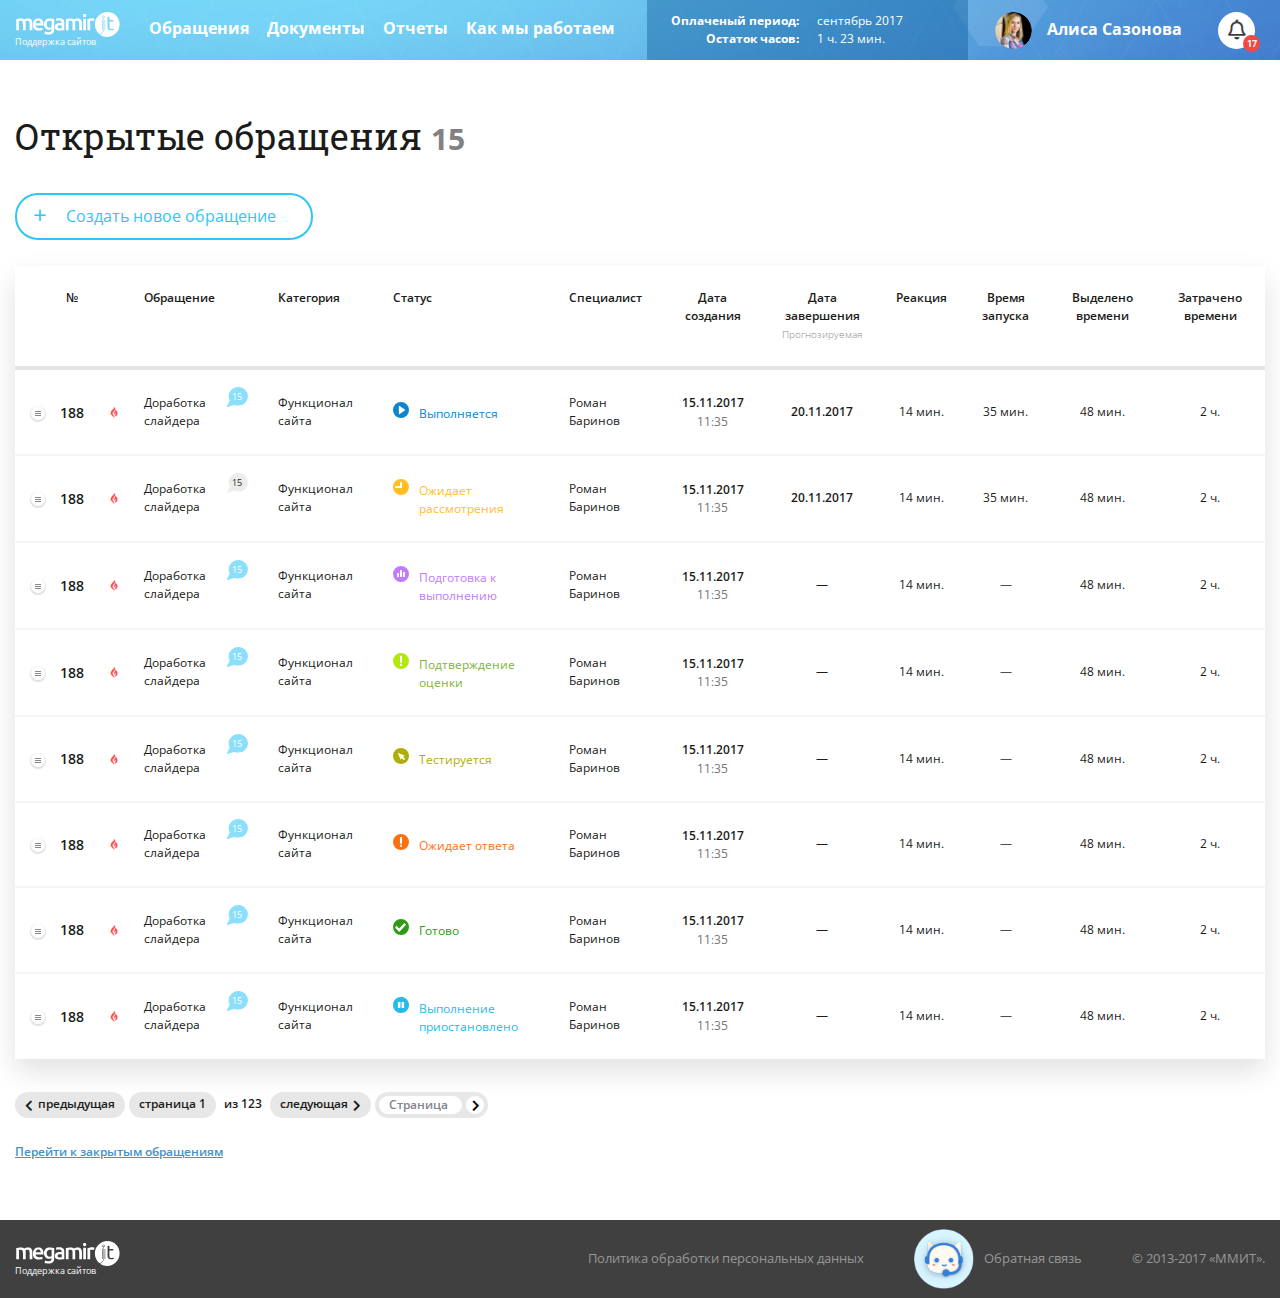
<file: index.html>
<!DOCTYPE html>
<html lang="ru">
<head>
    <meta charset="utf-8">
    <meta http-equiv="x-ua-compatible" content="ie=edge">
    <meta name="viewport" content="width=1280">
    <title>MegaMirIt Тикетная система</title>
    <link href="https://fonts.googleapis.com/css?family=Open+Sans:300,300i,400,400i,600,700|Roboto+Slab:300,400,700&amp;subset=cyrillic" rel="stylesheet">
    <link href="app/css/animate.css" rel="stylesheet">
    <link href="app/css/magnific-popup.css" rel="stylesheet">
    <link href="app/css/font-awesome.min.css" rel="stylesheet">
    <link href="app/css/gray.min.css" rel="stylesheet">
    <link href="app/css/slick.css" rel="stylesheet">
    <link href="app/css/tooltipster.bundle.css" rel="stylesheet">
    <link href="app/css/select2.css" rel="stylesheet">
    <link href="app/css/datepicker.min.css" rel="stylesheet">
    <link href="https://use.fontawesome.com/releases/v5.0.6/css/all.css" rel="stylesheet">
    <link href="app/main.css" rel="stylesheet">
    <link rel="icon" type="image/png" href="/favicon.png"/>
</head>
<body>
<header class="header hedaer-main">
    <div class="template-wrapper header__wrapper">
        <div class="header__col">
            <a href="/" class="main-logo">
                <svg class="main-logo__svg" version="1.1" id="Слой_1" xmlns="http://www.w3.org/2000/svg" xmlns:xlink="http://www.w3.org/1999/xlink" x="0px" y="0px"
         viewBox="0 0 106 25.6" style="enable-background:new 0 0 106 25.6;" xml:space="preserve">
    <style type="text/css">
        .st0 {
            fill: #FFFFFF;
        }
    </style>
    <path class="st0" d="M6.8,12.5c0-1.3-0.2-2.2-0.4-2.7C6,9.2,5.5,8.9,4.6,8.9c-0.3,0-0.7,0-1,0C3.2,9,2.9,9.1,2.8,9.1v9.7H0V7.2
        C0.6,7,1.2,6.9,2.1,6.8C3,6.6,3.9,6.6,4.8,6.6c0.9,0,1.5,0.1,2,0.3s0.9,0.5,1.3,0.9c0.2-0.1,0.4-0.3,0.7-0.4C9.2,7.2,9.4,7.1,9.8,7
        c0.3-0.1,0.7-0.2,1-0.3c0.3-0.1,0.7-0.1,1.1-0.1c0.9,0,1.7,0.1,2.3,0.4c0.6,0.3,1.1,0.7,1.4,1.1c0.3,0.5,0.6,1.1,0.7,1.7
        c0.1,0.7,0.2,1.4,0.2,2.2v6.8h-2.8v-6.3c0-1.3-0.2-2.2-0.4-2.7c-0.3-0.6-0.9-0.9-1.8-0.9c-0.4,0-0.9,0-1.3,0.2
        C9.9,9.2,9.5,9.4,9.4,9.5c0.1,0.4,0.2,0.8,0.3,1.2c0,0.4,0,0.9,0,1.4v6.6H6.9v-6.3H6.8z M17.1,12.9c0-1.1,0.2-2,0.4-2.8
        c0.3-0.8,0.7-1.4,1.3-2c0.5-0.6,1.1-0.9,1.8-1.1c0.7-0.3,1.4-0.4,2-0.4c1.7,0,2.9,0.5,3.9,1.5c0.9,1,1.4,2.6,1.4,4.6v0.5
        c0,0.2,0,0.4,0,0.5h-8c0,0.9,0.4,1.7,1,2.2c0.6,0.6,1.5,0.8,2.6,0.8c0.7,0,1.3,0,1.8-0.2c0.6-0.1,1-0.3,1.3-0.4l0.4,2.3
        c-0.2,0-0.4,0.2-0.6,0.2c-0.3,0.1-0.6,0.2-0.9,0.2c-0.3,0-0.7,0.1-1.1,0.2s-0.8,0-1.2,0c-1.1,0-2-0.2-2.8-0.4
        c-0.8-0.3-1.4-0.8-2-1.3s-0.9-1.2-1.1-2C17.2,14.6,17.1,13.8,17.1,12.9z M25.1,11.6c0-0.4,0-0.7-0.2-1.1c-0.1-0.3-0.3-0.7-0.4-0.9
        c-0.2-0.3-0.4-0.4-0.8-0.6c-0.3-0.2-0.7-0.2-1.1-0.2c-0.4,0-0.8,0-1.1,0.2c-0.3,0.2-0.6,0.4-0.9,0.6c-0.2,0.3-0.4,0.6-0.5,0.9
        c-0.1,0.3-0.2,0.7-0.3,1.1L25.1,11.6L25.1,11.6L25.1,11.6z M38.9,17.6c0,1.9-0.5,3.3-1.4,4.2c-1,0.9-2.4,1.3-4.4,1.3
        c-0.7,0-1.4,0-2.2-0.2c-0.7-0.1-1.3-0.3-1.9-0.5l0.5-2.4c0.5,0.2,1,0.3,1.6,0.5c0.6,0.1,1.3,0.2,2,0.2c1.1,0,1.9-0.2,2.4-0.7
        c0.5-0.5,0.7-1.1,0.7-2v-0.4c-0.3,0.2-0.6,0.3-1.1,0.4c-0.4,0.1-0.9,0.2-1.5,0.2c-0.8,0-1.4-0.1-2.1-0.4c-0.6-0.2-1.1-0.6-1.6-1.1
        c-0.4-0.5-0.8-1.1-1.1-1.8s-0.4-1.5-0.4-2.4s0.1-1.7,0.4-2.4c0.3-0.7,0.7-1.4,1.1-1.9C30.4,7.8,31,7.3,31.8,7
        c0.7-0.3,1.5-0.4,2.5-0.4c0.9,0,1.8,0,2.6,0.2c0.9,0.1,1.5,0.3,2,0.4L38.9,17.6L38.9,17.6L38.9,17.6z M31.2,12.5
        c0,1.1,0.3,2,0.8,2.6c0.5,0.6,1.1,0.9,2,0.9c0.4,0,0.9,0,1.3-0.2c0.4-0.1,0.7-0.3,0.9-0.4V9c-0.2,0-0.4-0.1-0.7-0.1
        c-0.3,0-0.7,0-1.1,0c-1,0-1.8,0.3-2.3,1C31.5,10.5,31.2,11.4,31.2,12.5z M44.4,6.5c0.9,0,1.7,0.1,2.3,0.3c0.6,0.2,1.1,0.6,1.5,0.9
        c0.4,0.4,0.7,0.9,0.8,1.5c0.2,0.6,0.2,1.2,0.2,2v7.2c-0.4,0.1-1.1,0.2-2,0.3c-0.9,0.1-1.8,0.2-2.9,0.2c-0.7,0-1.4,0-2-0.2
        c-0.6-0.1-1.1-0.3-1.5-0.7c-0.4-0.3-0.8-0.7-1-1.2c-0.2-0.5-0.3-1.1-0.3-1.8c0-0.7,0.1-1.3,0.4-1.7c0.3-0.5,0.6-0.9,1.1-1.1
        c0.4-0.3,1-0.5,1.6-0.7c0.6-0.1,1.2-0.2,1.9-0.2c0.3,0,0.6,0,0.9,0c0.3,0,0.7,0.1,1.1,0.2v-0.4c0-0.3,0-0.6-0.1-0.9
        c0-0.3-0.2-0.6-0.4-0.8c-0.2-0.2-0.4-0.4-0.8-0.5c-0.3-0.1-0.7-0.2-1.1-0.2c-0.7,0-1.2,0-1.8,0.1c-0.6,0.1-1,0.2-1.3,0.3l-0.3-2.3
        c0.3-0.1,0.9-0.2,1.5-0.4C42.9,6.6,43.6,6.5,44.4,6.5z M44.6,16.8c0.9,0,1.5,0,2-0.1v-3c-0.2,0-0.4-0.1-0.7-0.1c-0.3,0-0.6,0-0.9,0
        c-0.3,0-0.6,0-0.9,0c-0.3,0-0.6,0.1-0.9,0.3c-0.3,0.1-0.4,0.3-0.6,0.5c-0.2,0.2-0.2,0.5-0.2,0.9c0,0.7,0.2,1.1,0.6,1.4
        C43.4,16.7,43.9,16.8,44.6,16.8z"/>
    <path class="st0" d="M57.7,12.5c0-1.3-0.2-2.2-0.4-2.7c-0.3-0.6-0.9-0.9-1.8-0.9c-0.3,0-0.7,0-1,0c-0.4,0-0.7,0.1-0.9,0.1v9.7h-2.8
        V7.2c0.6-0.2,1.2-0.3,2.1-0.4c0.9-0.1,1.8-0.2,2.7-0.2c0.9,0,1.5,0.1,2,0.3c0.6,0.2,0.9,0.5,1.3,0.9c0.2-0.1,0.4-0.3,0.7-0.4
        C60,7.2,60.3,7.1,60.6,7c0.3-0.1,0.7-0.2,1-0.3c0.3-0.1,0.7-0.1,1.1-0.1c0.9,0,1.7,0.1,2.3,0.4c0.6,0.3,1.1,0.7,1.4,1.1
        c0.3,0.5,0.6,1.1,0.7,1.7c0.1,0.7,0.2,1.4,0.2,2.2v6.8h-2.8v-6.3c0-1.3-0.2-2.2-0.4-2.7c-0.3-0.6-0.9-0.9-1.8-0.9
        c-0.4,0-0.9,0-1.3,0.2c-0.4,0.2-0.7,0.3-0.9,0.4c0.1,0.4,0.2,0.8,0.3,1.2c0,0.4,0,0.9,0,1.4v6.6h-2.8v-6.3H57.7z M71.7,3.7
        c0,0.5-0.2,0.9-0.5,1.2c-0.3,0.3-0.7,0.4-1.2,0.4c-0.5,0-0.9-0.2-1.2-0.4c-0.3-0.3-0.5-0.7-0.5-1.2c0-0.6,0.2-0.9,0.5-1.3
        C69.1,2.1,69.5,2,70,2c0.4,0,0.9,0.2,1.2,0.4C71.5,2.8,71.7,3.2,71.7,3.7z M68.6,6.8h2.8v12h-2.8V6.8z M79.5,9.2
        c-0.2,0-0.3,0-0.7-0.2c-0.4,0-0.9-0.1-1.4-0.1c-0.3,0-0.6,0-1,0.1c-0.3,0-0.6,0.1-0.7,0.2v9.6h-2.8V7.4c0.6-0.2,1.2-0.4,2-0.6
        c0.8-0.2,1.7-0.3,2.6-0.3c0.2,0,0.4,0,0.7,0c0.2,0,0.5,0,0.7,0.1c0.2,0.1,0.5,0.1,0.7,0.1c0.2,0,0.4,0.1,0.6,0.2L79.5,9.2z"/>
    <path class="st0" d="M90.3,5c0-0.4-0.3-0.8-0.7-0.8S88.8,4.6,88.8,5c0,0.4,0.3,0.7,0.8,0.7C89.9,5.7,90.3,5.5,90.3,5z"/>
    <path class="st0" d="M93.3,0c-7.1,0-12.8,5.7-12.8,12.8c0,4.3,2.1,8,5.3,10.3l3.4-3.4V6.9c0-0.4-0.1-0.6-0.4-0.7
        c-0.4-0.2-0.7-0.7-0.7-1.1c0-0.7,0.6-1.3,1.3-1.3s1.3,0.6,1.3,1.3c0,0.5-0.3,0.9-0.7,1.1c-0.2,0.1-0.4,0.3-0.4,0.6V20l0,0l-3.5,3.5
        c2,1.3,4.4,2,6.9,2c7.1,0,12.8-5.7,12.8-12.8C106.1,5.7,100.4,0,93.3,0z M88.6,8v10.5H88V8H88.6z M91.1,18.6h-0.6V8.1h0.6V18.6z
         M98.8,18.6c-0.5,0.2-1,0.2-1.6,0.2c-0.7,0-1.3-0.1-1.8-0.3c-0.4-0.2-0.9-0.4-1.1-0.9c-0.3-0.4-0.5-0.9-0.6-1.3
        c-0.1-0.6-0.2-1.1-0.2-1.8V5.2l1.9-0.3v3.3h4v1.6h-4v4.9c0,0.6,0,0.9,0.1,1.3c0,0.3,0.2,0.6,0.4,0.9c0.2,0.2,0.4,0.3,0.6,0.4
        c0.2,0,0.6,0.1,0.9,0.1c0.6,0,1,0,1.4-0.2c0.3-0.1,0.6-0.2,0.7-0.3l0.4,1.5C99.7,18.4,99.3,18.4,98.8,18.6z"/>
    </svg>
                <span class="main-logo__text">
                                Поддержка сайтов
                            </span>
            </a>
            <nav class="main-nav">
                <ul class="main-nav__list">
                    <li class="main-nav__item">
                        <a href="#">
                            Обращения
                        </a>
                    </li>
                    <li class="main-nav__item">
                        <a href="#">
                            Документы
                        </a>
                    </li>
                    <li class="main-nav__item">
                        <a href="#">
                            Отчеты
                        </a>
                    </li>
                    <li class="main-nav__item">
                        <a href="#">
                            Как мы работаем
                        </a>
                    </li>
                </ul>
            </nav>
        </div>
        <div class="header__col">
            <div class="header__information">
                <div class="header__information-item">
                        <span class="header__information-title">
                            Оплаченый период:
                        </span>
                    <span class="header__information-text">сентябрь 2017</span>
                </div>
                <div class="header__information-item">
                        <span class="header__information-title">
                            Остаток часов:
                        </span>
                    <span class="header__information-text">1 ч. 23 мин.</span>
                </div>
                <div class="submenu submenu_flex">
                    <div class="header__information-item submenu__item">
                        <span class="header__information-title header__information-title_left">
                            Остаток:
                        </span>
                    </div>
                    <div class="header__information-item submenu__item">
                        <span class="header__information-title">
                            Обслуживание:
                        </span>
                        <span class="header__information-text header__information-text_bold">3 ч.</span>
                    </div>
                    <div class="header__information-item submenu__item">
                        <span class="header__information-title">
                            Доработки:
                        </span>
                        <span class="header__information-text header__information-text_bold">30 мин.</span>
                    </div>
                </div>
            </div>
            <div class="user-information">
                <a href="#">
                    <img class="user-information__img" src="images/avatar.png" alt="avatar">
                    Алиса Сазонова
                </a>
                <div class="submenu sign-in">
                    <div class="sign-in__title">Личный кабинет</div>
                    <div class="sign-in__item sign-in__settings">
                        <a href="#">Настройки</a>
                    </div>
                    <div class="sign-in__item sign-in__escape">
                        <a href="#">Выйти</a>
                    </div>
                </div>
            </div>
            <div class="notice">
                <div class="notice__logo">
                    <i class="far fa-bell"></i>
                    <div class="notice__new-notice">
                        17
                    </div>
                </div>
            </div>
        </div>
    </div>
</header>
<div class="menu-saidbar">
    <div class="menu-saidbar__close">
        <div class="menu-saidbar__close-wrapper">

        </div>
    </div>
    <div class="menu-saidbar__menu">
        <div class="menu-saidbar__wrapper">
            <div class="menu-saidbar__header">
                <div class="menu-saidbar__title new-notice">
                    Уведомления
                </div>
                <div class="menu-saidbar__close-button">
                    <span class="menu-saidbar__close-span"></span>
                    <span class="menu-saidbar__close-span"></span>
                </div>
            </div>
            <div class="menu-saidbar__notice">
                    <div class="menu-saidbar__notice-item notice-new">
                        <div class="menu-saidbar__notice-title">
                            Приближается крайний срок
                        </div>
                        <div class="menu-saidbar__notice-text">
                            <div class="menu-saidbar__sub-title">
                                Обращение от Flyboots
                            </div>
                            Крайний срок обращения "Несвободный тикет №101" (ООО "Фанат") истечёт <b>06.12.2017</b>
                        </div>
                        <div class="menu-saidbar__notice-time">
                            <div class="menu-saidbar__notice-clock">16:27:12</div>
                            <div class="menu-saidbar__notice-date">06.12.2017</div>
                        </div>
                    </div>
                    <div class="menu-saidbar__notice-item notice-new">
                        <div class="menu-saidbar__notice-title">
                            Приближается крайний срок
                        </div>
                        <div class="menu-saidbar__notice-text">
                            Крайний срок обращения "Несвободный тикет №101" (ООО "Фанат") истечёт <b>06.12.2017</b>
                        </div>
                        <div class="menu-saidbar__notice-time">
                            <div class="menu-saidbar__notice-clock">16:27:12</div>
                            <div class="menu-saidbar__notice-date">06.12.2017</div>
                        </div>
                    </div>
                    <div class="menu-saidbar__notice-item">
                        <div class="menu-saidbar__notice-title">
                            Приближается крайний срок
                        </div>
                        <div class="menu-saidbar__notice-text">
                            Крайний срок обращения "Несвободный тикет №101" (ООО "Фанат") истечёт <b>06.12.2017</b>
                        </div>
                        <div class="menu-saidbar__notice-time">
                            <div class="menu-saidbar__notice-clock">16:27:12</div>
                            <div class="menu-saidbar__notice-date">06.12.2017</div>
                        </div>
                    </div>
                    <div class="menu-saidbar__notice-item">
                        <div class="menu-saidbar__notice-title">
                            Приближается крайний срок
                        </div>
                        <div class="menu-saidbar__notice-text">
                            Крайний срок обращения "Несвободный тикет №101" (ООО "Фанат") истечёт <b>06.12.2017</b>
                        </div>
                        <div class="menu-saidbar__notice-time">
                            <div class="menu-saidbar__notice-clock">16:27:12</div>
                            <div class="menu-saidbar__notice-date">06.12.2017</div>
                        </div>
                    </div>
                    <div class="menu-saidbar__notice-item">
                        <div class="menu-saidbar__notice-title">
                            Приближается крайний срок
                        </div>
                        <div class="menu-saidbar__notice-text">
                            Крайний срок обращения "Несвободный тикет №101" (ООО "Фанат") истечёт <b>06.12.2017</b>
                        </div>
                        <div class="menu-saidbar__notice-time">
                            <div class="menu-saidbar__notice-clock">16:27:12</div>
                            <div class="menu-saidbar__notice-date">06.12.2017</div>
                        </div>
                    </div>
                    <div class="menu-saidbar__notice-item">
                        <div class="menu-saidbar__notice-title">
                            Приближается крайний срок
                        </div>
                        <div class="menu-saidbar__notice-text">
                            Крайний срок обращения "Несвободный тикет №101" (ООО "Фанат") истечёт <b>06.12.2017</b>
                        </div>
                        <div class="menu-saidbar__notice-time">
                            <div class="menu-saidbar__notice-clock">16:27:12</div>
                            <div class="menu-saidbar__notice-date">06.12.2017</div>
                        </div>
                    </div>
                    <div class="menu-saidbar__notice-item">
                        <div class="menu-saidbar__notice-title">
                            Приближается крайний срок
                        </div>
                        <div class="menu-saidbar__notice-text">
                            Крайний срок обращения "Несвободный тикет №101" (ООО "Фанат") истечёт <b>06.12.2017</b>
                        </div>
                        <div class="menu-saidbar__notice-time">
                            <div class="menu-saidbar__notice-clock">16:27:12</div>
                            <div class="menu-saidbar__notice-date">06.12.2017</div>
                        </div>
                    </div>
                    <div class="menu-saidbar__notice-item">
                        <div class="menu-saidbar__notice-title">
                            Приближается крайний срок
                        </div>
                        <div class="menu-saidbar__notice-text">
                            Крайний срок обращения "Несвободный тикет №101" (ООО "Фанат") истечёт <b>06.12.2017</b>
                        </div>
                        <div class="menu-saidbar__notice-time">
                            <div class="menu-saidbar__notice-clock">16:27:12</div>
                            <div class="menu-saidbar__notice-date">06.12.2017</div>
                        </div>
                    </div>
                    <div class="menu-saidbar__notice-item">
                        <div class="menu-saidbar__notice-title">
                            Приближается крайний срок
                        </div>
                        <div class="menu-saidbar__notice-text">
                            Крайний срок обращения "Несвободный тикет №101" (ООО "Фанат") истечёт <b>06.12.2017</b>
                        </div>
                        <div class="menu-saidbar__notice-time">
                            <div class="menu-saidbar__notice-clock">16:27:12</div>
                            <div class="menu-saidbar__notice-date">06.12.2017</div>
                        </div>
                    </div>
                    <div class="menu-saidbar__notice-item">
                        <div class="menu-saidbar__notice-title">
                            Приближается крайний срок
                        </div>
                        <div class="menu-saidbar__notice-text">
                            Крайний срок обращения "Несвободный тикет №101" (ООО "Фанат") истечёт <b>06.12.2017</b>
                        </div>
                        <div class="menu-saidbar__notice-time">
                            <div class="menu-saidbar__notice-clock">16:27:12</div>
                            <div class="menu-saidbar__notice-date">06.12.2017</div>
                        </div>
                    </div>
                    <div class="menu-saidbar__notice-item">
                        <div class="menu-saidbar__notice-title">
                            Приближается крайний срок
                        </div>
                        <div class="menu-saidbar__notice-text">
                            Крайний срок обращения "Несвободный тикет №101" (ООО "Фанат") истечёт <b>06.12.2017</b>
                        </div>
                        <div class="menu-saidbar__notice-time">
                            <div class="menu-saidbar__notice-clock">16:27:12</div>
                            <div class="menu-saidbar__notice-date">06.12.2017</div>
                        </div>
                    </div>
                    <div class="menu-saidbar__notice-item">
                        <div class="menu-saidbar__notice-title">
                            Приближается крайний срок
                        </div>
                        <div class="menu-saidbar__notice-text">
                            Крайний срок обращения "Несвободный тикет №101" (ООО "Фанат") истечёт <b>06.12.2017</b>
                        </div>
                        <div class="menu-saidbar__notice-time">
                            <div class="menu-saidbar__notice-clock">16:27:12</div>
                            <div class="menu-saidbar__notice-date">06.12.2017</div>
                        </div>
                    </div>
                    <div class="menu-saidbar__notice-item">
                        <div class="menu-saidbar__notice-title">
                            Приближается крайний срок
                        </div>
                        <div class="menu-saidbar__notice-text">
                            Крайний срок обращения "Несвободный тикет №101" (ООО "Фанат") истечёт <b>06.12.2017</b>
                        </div>
                        <div class="menu-saidbar__notice-time">
                            <div class="menu-saidbar__notice-clock">16:27:12</div>
                            <div class="menu-saidbar__notice-date">06.12.2017</div>
                        </div>
                    </div>
                    <div class="menu-saidbar__notice-item">
                        <div class="menu-saidbar__notice-title">
                            Приближается крайний срок
                        </div>
                        <div class="menu-saidbar__notice-text">
                            Крайний срок обращения "Несвободный тикет №101" (ООО "Фанат") истечёт <b>06.12.2017</b>
                        </div>
                        <div class="menu-saidbar__notice-time">
                            <div class="menu-saidbar__notice-clock">16:27:12</div>
                            <div class="menu-saidbar__notice-date">06.12.2017</div>
                        </div>
                    </div>
                    <div class="menu-saidbar__notice-item">
                        <div class="menu-saidbar__notice-title">
                            Приближается крайний срок
                        </div>
                        <div class="menu-saidbar__notice-text">
                            Крайний срок обращения "Несвободный тикет №101" (ООО "Фанат") истечёт <b>06.12.2017</b>
                        </div>
                        <div class="menu-saidbar__notice-time">
                            <div class="menu-saidbar__notice-clock">16:27:12</div>
                            <div class="menu-saidbar__notice-date">06.12.2017</div>
                        </div>
                    </div>
                    <div class="menu-saidbar__notice-item">
                        <div class="menu-saidbar__notice-title">
                            Приближается крайний срок
                        </div>
                        <div class="menu-saidbar__notice-text">
                            Крайний срок обращения "Несвободный тикет №101" (ООО "Фанат") истечёт <b>06.12.2017</b>
                        </div>
                        <div class="menu-saidbar__notice-time">
                            <div class="menu-saidbar__notice-clock">16:27:12</div>
                            <div class="menu-saidbar__notice-date">06.12.2017</div>
                        </div>
                    </div>
                    <div class="menu-saidbar__notice-item">
                        <div class="menu-saidbar__notice-title">
                            Приближается крайний срок
                        </div>
                        <div class="menu-saidbar__notice-text">
                            Крайний срок обращения "Несвободный тикет №101" (ООО "Фанат") истечёт <b>06.12.2017</b>
                        </div>
                        <div class="menu-saidbar__notice-time">
                            <div class="menu-saidbar__notice-clock">16:27:12</div>
                            <div class="menu-saidbar__notice-date">06.12.2017</div>
                        </div>
                    </div>
                    <div class="menu-saidbar__notice-item">
                        <div class="menu-saidbar__notice-title">
                            Приближается крайний срок
                        </div>
                        <div class="menu-saidbar__notice-text">
                            Крайний срок обращения "Несвободный тикет №101" (ООО "Фанат") истечёт <b>06.12.2017</b>
                        </div>
                        <div class="menu-saidbar__notice-time">
                            <div class="menu-saidbar__notice-clock">16:27:12</div>
                            <div class="menu-saidbar__notice-date">06.12.2017</div>
                        </div>
                    </div>
                    <div class="menu-saidbar__notice-item">
                        <div class="menu-saidbar__notice-title">
                            Приближается крайний срок
                        </div>
                        <div class="menu-saidbar__notice-text">
                            Крайний срок обращения "Несвободный тикет №101" (ООО "Фанат") истечёт <b>06.12.2017</b>
                        </div>
                        <div class="menu-saidbar__notice-time">
                            <div class="menu-saidbar__notice-clock">16:27:12</div>
                            <div class="menu-saidbar__notice-date">06.12.2017</div>
                        </div>
                    </div>
                    <div class="menu-saidbar__notice-item">
                        <div class="menu-saidbar__notice-title">
                            Приближается крайний срок
                        </div>
                        <div class="menu-saidbar__notice-text">
                            Крайний срок обращения "Несвободный тикет №101" (ООО "Фанат") истечёт <b>06.12.2017</b>
                        </div>
                        <div class="menu-saidbar__notice-time">
                            <div class="menu-saidbar__notice-clock">16:27:12</div>
                            <div class="menu-saidbar__notice-date">06.12.2017</div>
                        </div>
                    </div>
                    <div class="menu-saidbar__notice-item">
                        <div class="menu-saidbar__notice-title">
                            Приближается крайний срок
                        </div>
                        <div class="menu-saidbar__notice-text">
                            Крайний срок обращения "Несвободный тикет №101" (ООО "Фанат") истечёт <b>06.12.2017</b>
                        </div>
                        <div class="menu-saidbar__notice-time">
                            <div class="menu-saidbar__notice-clock">16:27:12</div>
                            <div class="menu-saidbar__notice-date">06.12.2017</div>
                        </div>
                    </div>
                    <div class="menu-saidbar__notice-item">
                        <div class="menu-saidbar__notice-title">
                            Приближается крайний срок
                        </div>
                        <div class="menu-saidbar__notice-text">
                            Крайний срок обращения "Несвободный тикет №101" (ООО "Фанат") истечёт <b>06.12.2017</b>
                        </div>
                        <div class="menu-saidbar__notice-time">
                            <div class="menu-saidbar__notice-clock">16:27:12</div>
                            <div class="menu-saidbar__notice-date">06.12.2017</div>
                        </div>
                    </div>
                    <div class="menu-saidbar__notice-item">
                        <div class="menu-saidbar__notice-title">
                            Приближается крайний срок
                        </div>
                        <div class="menu-saidbar__notice-text">
                            Крайний срок обращения "Несвободный тикет №101" (ООО "Фанат") истечёт <b>06.12.2017</b>
                        </div>
                        <div class="menu-saidbar__notice-time">
                            <div class="menu-saidbar__notice-clock">16:27:12</div>
                            <div class="menu-saidbar__notice-date">06.12.2017</div>
                        </div>
                    </div>
                    <div class="menu-saidbar__notice-item">
                        <div class="menu-saidbar__notice-title">
                            Приближается крайний срок
                        </div>
                        <div class="menu-saidbar__notice-text">
                            Крайний срок обращения "Несвободный тикет №101" (ООО "Фанат") истечёт <b>06.12.2017</b>
                        </div>
                        <div class="menu-saidbar__notice-time">
                            <div class="menu-saidbar__notice-clock">16:27:12</div>
                            <div class="menu-saidbar__notice-date">06.12.2017</div>
                        </div>
                    </div>
            </div>
        </div>
    </div>
</div>
<main class="main-block">
    <div class="template-wrapper">
        <h1>
            Открытые обращения <span class="quantity-posts">15</span>
        </h1>
        <a href="#" class="button button_new-message">
            Создать новое обращение
        </a>
        <table class="ticket-table">
            <thead>
                <tr>
                    <td></td>
                    <td class="ticket-number">
                            №
                    </td>
                    <td></td>
                    <td class="ticket-table_align-left">
                            Обращение
                    </td>
                    <td class="ticket-table_align-left">
                            Категория
                    </td>
                    <td class="ticket-table_align-left">
                            Статус
                    </td>
                    <td class="ticket-table_align-left">
                            Специалист
                    </td>
                    <td>
                            Дата создания
                    </td>
                    <td>
                            Дата завершения
                            <span class="additional-text">
                                Прогнозируемая
                            </span>
                    </td>
                    <td>
                            Реакция
                    </td>
                    <td>
                        Время запуска
                    </td>
                    <td>
                        Выделено времени
                    </td>
                    <td>
                        Затрачено времени
                    </td>
                </tr>
            </thead>
            <tbody>
                <tr class="ticket">
                    <td class="ticket__edit-cell">
                        <div class="ticket__edit">
                            <span class="ticket__edit-item"></span>
                            <span class="ticket__edit-item"></span>
                            <span class="ticket__edit-item"></span>
                            <div class="ticket__edit-popup">
                                <a href="#" class="ticket__edit-popup-item">
                                    Закрыть
                                </a>
                                <a href="#" class="ticket__edit-popup-item">
                                    Редактировать
                                </a>
                                <div class="ticket__popup-triangle"></div>
                            </div>
                        </div>
                    </td>
                    <td class="ticket__number">
                        <a href="#">188</a>
                    </td>
                    <td class="icon-status">
                        <i class="fab fa-gripfire"></i>
                    </td>
                    <td class="ticket__text ticket-table_align-left">
                        <div class="ticket__text-wrapper">
                            <a href="#">Доработка слайдера</a>
                            <a href="#" class="quantity-comment">
                            <svg xmlns="http://www.w3.org/2000/svg" class="comment-svg no-read" width="19" height="18" viewBox="0 0 19 18">
                                <metadata><?xpacket begin="﻿" id="W5M0MpCehiHzreSzNTczkc9d"?>
                                    <x:xmpmeta xmlns:x="adobe:ns:meta/" x:xmptk="Adobe XMP Core 5.6-c138 79.159824, 2016/09/14-01:09:01        ">
                                        <rdf:RDF xmlns:rdf="http://www.w3.org/1999/02/22-rdf-syntax-ns#">
                                            <rdf:Description rdf:about=""/>
                                        </rdf:RDF>
                                    </x:xmpmeta>
                                    <?xpacket end="w"?></metadata>
                                <path id="Эллипс_1_копия_9" data-name="Эллипс 1 копия 9" class="comment-svg__path" d="M270.717,351a7.9,7.9,0,1,1,0,15.786,8.622,8.622,0,0,1-3.057-.555c-0.821-.311-6.339,1.713-6.5,1.769-0.909.314,2.68-4.577,2.167-5.54a7.556,7.556,0,0,1-.892-3.567A8.1,8.1,0,0,1,270.717,351Z" transform="translate(-260.5 -350.5)"/>
                            </svg>

                            <span>15</span></a>
                        </div>
                    </td>
                    <td class="ticket__functional ticket-table_align-left">
                        Функционал сайта
                    </td>
                    <td class="ticket__status ticket-table_align-left">
                        <span class="status status-performed">Выполняется</span>
                    </td>
                    <td class="ticket__specialist ticket-table_align-left">
                        Роман Баринов
                    </td>
                    <td class="ticket__date-creation">
                        <span class="ticket__date">
                            15.11.2017
                        </span>
                        <span class="ticket__time" >
                            11:35
                        </span>
                    </td>
                    <td class="ticket__date-completion">
                            20.11.2017
                    </td>
                    <td class="ticket__reaction">
                        14 мин.
                    </td>
                    <td class="ticket__launching">
                        35 мин.
                    </td>
                    <td class="ticket__allocated-time">
                        48 мин.
                    </td>
                    <td class="ticket__time-wasted">
                        2 ч.
                    </td>
                </tr>
                <tr class="ticket">
                    <td class="ticket__edit-cell">
                        <div class="ticket__edit">
                            <span class="ticket__edit-item"></span>
                            <span class="ticket__edit-item"></span>
                            <span class="ticket__edit-item"></span>
                            <div class="ticket__edit-popup">
                                <a href="#" class="ticket__edit-popup-item">
                                    Закрыть
                                </a>
                                <a href="#" class="ticket__edit-popup-item">
                                    Редактировать
                                </a>
                                <div class="ticket__popup-triangle"></div>
                            </div>
                        </div>
                    </td>
                    <td class="ticket__number">
                        <a href="#">188</a>
                    </td>
                    <td class="icon-status">
                        <i class="fab fa-gripfire"></i>
                    </td>
                    <td class="ticket__text ticket-table_align-left">
                        <div class="ticket__text-wrapper">
                            <a href="#">Доработка слайдера</a>
                            <a href="#" class="quantity-comment">
                            <svg xmlns="http://www.w3.org/2000/svg" class="comment-svg read" width="18.031" height="17" viewBox="0 0 18.031 17">
                                <metadata><?xpacket begin="﻿" id="W5M0MpCehiHzreSzNTczkc9d"?>
                                    <x:xmpmeta xmlns:x="adobe:ns:meta/" x:xmptk="Adobe XMP Core 5.6-c138 79.159824, 2016/09/14-01:09:01        ">
                                        <rdf:RDF xmlns:rdf="http://www.w3.org/1999/02/22-rdf-syntax-ns#">
                                            <rdf:Description rdf:about=""/>
                                        </rdf:RDF>
                                    </x:xmpmeta>
                                    <?xpacket end="w"?></metadata>
                                <path id="Эллипс_1_копия_10" data-name="Эллипс 1 копия 10" class="comment-svg__path" d="M337.717,411a7.9,7.9,0,1,1,0,15.786,8.622,8.622,0,0,1-3.057-.555c-0.821-.311-6.339,1.713-6.5,1.769-0.909.314,2.68-4.577,2.167-5.54a7.559,7.559,0,0,1-.892-3.567A8.1,8.1,0,0,1,337.717,411Z" transform="translate(-327.969 -411)"/>
                            </svg>

                            <span>15</span>
                        </a>
                        </div>
                    </td>
                    <td class="ticket__functional ticket-table_align-left">
                        Функционал сайта
                    </td>
                    <td class="ticket__status ticket-table_align-left">
                        <span class="status status-expects">Ожидает рассмотрения</span>
                    </td>
                    <td class="ticket__specialist ticket-table_align-left">
                        Роман Баринов
                    </td>
                    <td class="ticket__date-creation">
                        <span class="ticket__date">
                            15.11.2017
                        </span>
                        <span class="ticket__time" >
                            11:35
                        </span>
                    </td>
                    <td class="ticket__date-completion">
                            20.11.2017
                    </td>
                    <td class="ticket__reaction">
                        14 мин.
                    </td>
                    <td class="ticket__launching">
                        35 мин.
                    </td>
                    <td class="ticket__allocated-time">
                        48 мин.
                    </td>
                    <td class="ticket__time-wasted">
                        2 ч.
                    </td>
                </tr>
                <tr class="ticket">
                    <td class="ticket__edit-cell">
                        <div class="ticket__edit">
                            <span class="ticket__edit-item"></span>
                            <span class="ticket__edit-item"></span>
                            <span class="ticket__edit-item"></span>
                            <div class="ticket__edit-popup">
                                <a href="#" class="ticket__edit-popup-item">
                                    Закрыть
                                </a>
                                <a href="#" class="ticket__edit-popup-item">
                                    Редактировать
                                </a>
                                <div class="ticket__popup-triangle"></div>
                            </div>
                        </div>
                    </td>
                    <td class="ticket__number">
                        <a href="#">188</a>
                    </td>
                    <td class="icon-status">
                        <i class="fab fa-gripfire"></i>
                    </td>
                    <td class="ticket__text ticket-table_align-left">
                        <div class="ticket__text-wrapper">
                            <a href="#">Доработка слайдера</a>
                            <a href="#" class="quantity-comment">
                            <svg xmlns="http://www.w3.org/2000/svg" class="comment-svg no-read" width="19" height="18" viewBox="0 0 19 18">
                                <metadata><?xpacket begin="﻿" id="W5M0MpCehiHzreSzNTczkc9d"?>
                                    <x:xmpmeta xmlns:x="adobe:ns:meta/" x:xmptk="Adobe XMP Core 5.6-c138 79.159824, 2016/09/14-01:09:01        ">
                                        <rdf:RDF xmlns:rdf="http://www.w3.org/1999/02/22-rdf-syntax-ns#">
                                            <rdf:Description rdf:about=""/>
                                        </rdf:RDF>
                                    </x:xmpmeta>
                                    <?xpacket end="w"?></metadata>
                                <path id="Эллипс_1_копия_9" data-name="Эллипс 1 копия 9" class="comment-svg__path" d="M270.717,351a7.9,7.9,0,1,1,0,15.786,8.622,8.622,0,0,1-3.057-.555c-0.821-.311-6.339,1.713-6.5,1.769-0.909.314,2.68-4.577,2.167-5.54a7.556,7.556,0,0,1-.892-3.567A8.1,8.1,0,0,1,270.717,351Z" transform="translate(-260.5 -350.5)"/>
                            </svg>

                            <span>15</span></a>
                        </div>
                    </td>
                    <td class="ticket__functional ticket-table_align-left">
                        Функционал сайта
                    </td>
                    <td class="ticket__status ticket-table_align-left">
                        <span class="status status-preparation">Подготовка к выполнению</span>
                    </td>
                    <td class="ticket__specialist ticket-table_align-left">
                        Роман Баринов
                    </td>
                    <td class="ticket__date-creation">
                        <span class="ticket__date">
                            15.11.2017
                        </span>
                        <span class="ticket__time" >
                            11:35
                        </span>
                    </td>
                    <td class="ticket__date-completion">
                            —
                    </td>
                    <td class="ticket__reaction">
                        14 мин.
                    </td>
                    <td class="ticket__launching">
                        —
                    </td>
                    <td class="ticket__allocated-time">
                        48 мин.
                    </td>
                    <td class="ticket__time-wasted">
                        2 ч.
                    </td>
                </tr>
                <tr class="ticket">
                    <td class="ticket__edit-cell">
                        <div class="ticket__edit">
                            <span class="ticket__edit-item"></span>
                            <span class="ticket__edit-item"></span>
                            <span class="ticket__edit-item"></span>
                            <div class="ticket__edit-popup">
                                <a href="#" class="ticket__edit-popup-item">
                                    Закрыть
                                </a>
                                <a href="#" class="ticket__edit-popup-item">
                                    Редактировать
                                </a>
                                <div class="ticket__popup-triangle"></div>
                            </div>
                        </div>
                    </td>
                    <td class="ticket__number">
                        <a href="#">188</a>
                    </td>
                    <td class="icon-status">
                        <i class="fab fa-gripfire"></i>
                    </td>
                    <td class="ticket__text ticket-table_align-left">
                        <div class="ticket__text-wrapper">
                            <a href="#">Доработка слайдера</a>
                            <a href="#" class="quantity-comment">
                            <svg xmlns="http://www.w3.org/2000/svg" width="19" class="comment-svg no-read" height="18" viewBox="0 0 19 18">
                                <metadata><?xpacket begin="﻿" id="W5M0MpCehiHzreSzNTczkc9d"?>
                                    <x:xmpmeta xmlns:x="adobe:ns:meta/" x:xmptk="Adobe XMP Core 5.6-c138 79.159824, 2016/09/14-01:09:01        ">
                                        <rdf:RDF xmlns:rdf="http://www.w3.org/1999/02/22-rdf-syntax-ns#">
                                            <rdf:Description rdf:about=""/>
                                        </rdf:RDF>
                                    </x:xmpmeta>
                                    <?xpacket end="w"?></metadata>
                                <path id="Эллипс_1_копия_9" data-name="Эллипс 1 копия 9" class="comment-svg__path" d="M270.717,351a7.9,7.9,0,1,1,0,15.786,8.622,8.622,0,0,1-3.057-.555c-0.821-.311-6.339,1.713-6.5,1.769-0.909.314,2.68-4.577,2.167-5.54a7.556,7.556,0,0,1-.892-3.567A8.1,8.1,0,0,1,270.717,351Z" transform="translate(-260.5 -350.5)"/>
                            </svg>

                            <span>15</span></a>
                        </div>
                    </td>
                    <td class="ticket__functional ticket-table_align-left">
                        Функционал сайта
                    </td>
                    <td class="ticket__status ticket-table_align-left">
                        <span class="status status-confirmation">
                            Подтверждение оценки
                        </span>
                    </td>
                    <td class="ticket__specialist ticket-table_align-left">
                        Роман Баринов
                    </td>
                    <td class="ticket__date-creation">
                        <span class="ticket__date">
                            15.11.2017
                        </span>
                        <span class="ticket__time" >
                            11:35
                        </span>
                    </td>
                    <td class="ticket__date-completion">
                        —
                    </td>
                    <td class="ticket__reaction">
                        14 мин.
                    </td>
                    <td class="ticket__launching">
                        —
                    </td>
                    <td class="ticket__allocated-time">
                        48 мин.
                    </td>
                    <td class="ticket__time-wasted">
                        2 ч.
                    </td>
                </tr>
                <tr class="ticket">
                    <td class="ticket__edit-cell">
                        <div class="ticket__edit">
                            <span class="ticket__edit-item"></span>
                            <span class="ticket__edit-item"></span>
                            <span class="ticket__edit-item"></span>
                            <div class="ticket__edit-popup">
                                <a href="#" class="ticket__edit-popup-item">
                                    Закрыть
                                </a>
                                <a href="#" class="ticket__edit-popup-item">
                                    Редактировать
                                </a>
                                <div class="ticket__popup-triangle"></div>
                            </div>
                        </div>
                    </td>
                    <td class="ticket__number">
                        <a href="#">188</a>
                    </td>
                    <td class="icon-status">
                        <i class="fab fa-gripfire"></i>
                    </td>
                    <td class="ticket__text ticket-table_align-left">
                        <div class="ticket__text-wrapper">
                            <a href="#">Доработка слайдера</a>
                            <a href="#" class="quantity-comment">
                            <svg xmlns="http://www.w3.org/2000/svg" class="comment-svg no-read" width="19" height="18" viewBox="0 0 19 18">
                                <metadata><?xpacket begin="﻿" id="W5M0MpCehiHzreSzNTczkc9d"?>
                                    <x:xmpmeta xmlns:x="adobe:ns:meta/" x:xmptk="Adobe XMP Core 5.6-c138 79.159824, 2016/09/14-01:09:01        ">
                                        <rdf:RDF xmlns:rdf="http://www.w3.org/1999/02/22-rdf-syntax-ns#">
                                            <rdf:Description rdf:about=""/>
                                        </rdf:RDF>
                                    </x:xmpmeta>
                                    <?xpacket end="w"?></metadata>
                                <path id="Эллипс_1_копия_9" data-name="Эллипс 1 копия 9" class="comment-svg__path" d="M270.717,351a7.9,7.9,0,1,1,0,15.786,8.622,8.622,0,0,1-3.057-.555c-0.821-.311-6.339,1.713-6.5,1.769-0.909.314,2.68-4.577,2.167-5.54a7.556,7.556,0,0,1-.892-3.567A8.1,8.1,0,0,1,270.717,351Z" transform="translate(-260.5 -350.5)"/>
                            </svg>

                            <span>15</span></a>
                        </div>
                    </td>
                    <td class="ticket__functional ticket-table_align-left">
                        Функционал сайта
                    </td>
                    <td class="ticket__status ticket-table_align-left">
                        <span class="status status-tested">Тестируется</span>
                    </td>
                    <td class="ticket__specialist ticket-table_align-left">
                        Роман Баринов
                    </td>
                    <td class="ticket__date-creation">
                        <span class="ticket__date">
                            15.11.2017
                        </span>
                        <span class="ticket__time" >
                            11:35
                        </span>
                    </td>
                    <td class="ticket__date-completion">
                        —
                    </td>
                    <td class="ticket__reaction">
                        14 мин.
                    </td>
                    <td class="ticket__launching">
                        —
                    </td>
                    <td class="ticket__allocated-time">
                        48 мин.
                    </td>
                    <td class="ticket__time-wasted">
                        2 ч.
                    </td>
                </tr>
                <tr class="ticket">
                    <td class="ticket__edit-cell">
                        <div class="ticket__edit">
                            <span class="ticket__edit-item"></span>
                            <span class="ticket__edit-item"></span>
                            <span class="ticket__edit-item"></span>
                            <div class="ticket__edit-popup">
                                <a href="#" class="ticket__edit-popup-item">
                                    Закрыть
                                </a>
                                <a href="#" class="ticket__edit-popup-item">
                                    Редактировать
                                </a>
                                <div class="ticket__popup-triangle"></div>
                            </div>
                        </div>
                    </td>
                    <td class="ticket__number">
                        <a href="#">188</a>
                    </td>
                    <td class="icon-status">
                        <i class="fab fa-gripfire"></i>
                    </td>
                    <td class="ticket__text ticket-table_align-left">
                        <div class="ticket__text-wrapper">
                            <a href="#">Доработка слайдера</a>
                            <a href="#" class="quantity-comment">
                            <svg xmlns="http://www.w3.org/2000/svg" class="comment-svg no-read" width="19" height="18" viewBox="0 0 19 18">
                                <metadata><?xpacket begin="﻿" id="W5M0MpCehiHzreSzNTczkc9d"?>
                                    <x:xmpmeta xmlns:x="adobe:ns:meta/" x:xmptk="Adobe XMP Core 5.6-c138 79.159824, 2016/09/14-01:09:01        ">
                                        <rdf:RDF xmlns:rdf="http://www.w3.org/1999/02/22-rdf-syntax-ns#">
                                            <rdf:Description rdf:about=""/>
                                        </rdf:RDF>
                                    </x:xmpmeta>
                                    <?xpacket end="w"?></metadata>
                                <path id="Эллипс_1_копия_9" data-name="Эллипс 1 копия 9" class="comment-svg__path" d="M270.717,351a7.9,7.9,0,1,1,0,15.786,8.622,8.622,0,0,1-3.057-.555c-0.821-.311-6.339,1.713-6.5,1.769-0.909.314,2.68-4.577,2.167-5.54a7.556,7.556,0,0,1-.892-3.567A8.1,8.1,0,0,1,270.717,351Z" transform="translate(-260.5 -350.5)"/>
                            </svg>

                            <span>15</span></a>
                        </div>
                    </td>
                    <td class="ticket__functional ticket-table_align-left">
                        Функционал сайта
                    </td>
                    <td class="ticket__status ticket-table_align-left">
                        <span class="status status-awaiting">Ожидает ответа</span>
                    </td>
                    <td class="ticket__specialist ticket-table_align-left">
                        Роман Баринов
                    </td>
                    <td class="ticket__date-creation">
                        <span class="ticket__date">
                            15.11.2017
                        </span>
                        <span class="ticket__time" >
                            11:35
                        </span>
                    </td>
                    <td class="ticket__date-completion">
                        —
                    </td>
                    <td class="ticket__reaction">
                        14 мин.
                    </td>
                    <td class="ticket__launching">
                        —
                    </td>
                    <td class="ticket__allocated-time">
                        48 мин.
                    </td>
                    <td class="ticket__time-wasted">
                        2 ч.
                    </td>
                </tr>
                <tr class="ticket">
                    <td class="ticket__edit-cell">
                        <div class="ticket__edit">
                            <span class="ticket__edit-item"></span>
                            <span class="ticket__edit-item"></span>
                            <span class="ticket__edit-item"></span>
                            <div class="ticket__edit-popup">
                                <a href="#" class="ticket__edit-popup-item">
                                    Закрыть
                                </a>
                                <a href="#" class="ticket__edit-popup-item">
                                    Редактировать
                                </a>
                                <div class="ticket__popup-triangle"></div>
                            </div>
                        </div>
                    </td>
                    <td class="ticket__number">
                        <a href="#">188</a>
                    </td>
                    <td class="icon-status">
                        <i class="fab fa-gripfire"></i>
                    </td>
                    <td class="ticket__text ticket-table_align-left">
                        <div class="ticket__text-wrapper">
                            <a href="#">Доработка слайдера</a>
                            <a href="#" class="quantity-comment">
                            <svg xmlns="http://www.w3.org/2000/svg" class="comment-svg no-read" width="19" height="18" viewBox="0 0 19 18">
                                <metadata><?xpacket begin="﻿" id="W5M0MpCehiHzreSzNTczkc9d"?>
                                    <x:xmpmeta xmlns:x="adobe:ns:meta/" x:xmptk="Adobe XMP Core 5.6-c138 79.159824, 2016/09/14-01:09:01        ">
                                        <rdf:RDF xmlns:rdf="http://www.w3.org/1999/02/22-rdf-syntax-ns#">
                                            <rdf:Description rdf:about=""/>
                                        </rdf:RDF>
                                    </x:xmpmeta>
                                    <?xpacket end="w"?></metadata>
                                <path id="Эллипс_1_копия_9" data-name="Эллипс 1 копия 9" class="comment-svg__path" d="M270.717,351a7.9,7.9,0,1,1,0,15.786,8.622,8.622,0,0,1-3.057-.555c-0.821-.311-6.339,1.713-6.5,1.769-0.909.314,2.68-4.577,2.167-5.54a7.556,7.556,0,0,1-.892-3.567A8.1,8.1,0,0,1,270.717,351Z" transform="translate(-260.5 -350.5)"/>
                            </svg>

                            <span>15</span></a>
                        </div>
                    </td>
                    <td class="ticket__functional ticket-table_align-left">
                        Функционал сайта
                    </td>
                    <td class="ticket__status ticket-table_align-left">
                        <span class="status status-ready">Готово</span>
                    </td>
                    <td class="ticket__specialist ticket-table_align-left">
                        Роман Баринов
                    </td>
                    <td class="ticket__date-creation">
                        <span class="ticket__date">
                            15.11.2017
                        </span>
                        <span class="ticket__time" >
                            11:35
                        </span>
                    </td>
                    <td class="ticket__date-completion">
                        —
                    </td>
                    <td class="ticket__reaction">
                        14 мин.
                    </td>
                    <td class="ticket__launching">
                        —
                    </td>
                    <td class="ticket__allocated-time">
                        48 мин.
                    </td>
                    <td class="ticket__time-wasted">
                        2 ч.
                    </td>
                </tr>
                <tr class="ticket">
                    <td class="ticket__edit-cell">
                        <div class="ticket__edit">
                            <span class="ticket__edit-item"></span>
                            <span class="ticket__edit-item"></span>
                            <span class="ticket__edit-item"></span>
                            <div class="ticket__edit-popup">
                                <a href="#" class="ticket__edit-popup-item">
                                    Закрыть
                                </a>
                                <a href="#" class="ticket__edit-popup-item">
                                    Редактировать
                                </a>
                                <div class="ticket__popup-triangle"></div>
                            </div>
                        </div>
                    </td>
                    <td class="ticket__number">
                        <a href="#">188</a>
                    </td>
                    <td class="icon-status">
                        <i class="fab fa-gripfire"></i>
                    </td>
                    <td class="ticket__text ticket-table_align-left">
                        <div class="ticket__text-wrapper">
                            <a href="#">Доработка слайдера</a>
                            <a href="#" class="quantity-comment">
                                <svg xmlns="http://www.w3.org/2000/svg" class="comment-svg no-read" width="19" height="18" viewBox="0 0 19 18">
                                    <metadata><?xpacket begin="﻿" id="W5M0MpCehiHzreSzNTczkc9d"?>
                                        <x:xmpmeta xmlns:x="adobe:ns:meta/" x:xmptk="Adobe XMP Core 5.6-c138 79.159824, 2016/09/14-01:09:01        ">
                                            <rdf:RDF xmlns:rdf="http://www.w3.org/1999/02/22-rdf-syntax-ns#">
                                                <rdf:Description rdf:about=""/>
                                            </rdf:RDF>
                                        </x:xmpmeta>
                                        <?xpacket end="w"?></metadata>
                                    <path id="Эллипс_1_копия_9" data-name="Эллипс 1 копия 9" class="comment-svg__path" d="M270.717,351a7.9,7.9,0,1,1,0,15.786,8.622,8.622,0,0,1-3.057-.555c-0.821-.311-6.339,1.713-6.5,1.769-0.909.314,2.68-4.577,2.167-5.54a7.556,7.556,0,0,1-.892-3.567A8.1,8.1,0,0,1,270.717,351Z" transform="translate(-260.5 -350.5)"/>
                                </svg>

                                <span>15</span></a>
                        </div>
                    </td>
                    <td class="ticket__functional ticket-table_align-left">
                        Функционал сайта
                    </td>
                    <td class="ticket__status ticket-table_align-left">
                        <span class="status status-pause">Выполнение приостановлено</span>
                    </td>
                    <td class="ticket__specialist ticket-table_align-left">
                        Роман Баринов
                    </td>
                    <td class="ticket__date-creation">
                        <span class="ticket__date">
                            15.11.2017
                        </span>
                        <span class="ticket__time" >
                            11:35
                        </span>
                    </td>
                    <td class="ticket__date-completion">
                        —
                    </td>
                    <td class="ticket__reaction">
                        14 мин.
                    </td>
                    <td class="ticket__launching">
                        —
                    </td>
                    <td class="ticket__allocated-time">
                        48 мин.
                    </td>
                    <td class="ticket__time-wasted">
                        2 ч.
                    </td>
                </tr>
            </tbody>
        </table>
        <div class="pagination">
            <a href="#" class="pagination__button pagination__button-prev">
                <i class="fas fa-chevron-left"></i> предыдущая
            </a>
            <div class="pagination__button pagination__button_not-link">
                страница 1
            </div>
            <span>
                из 123
            </span>
            <a href="#" class="pagination__button pagination__button-next">
                следующая
                <i class="fas fa-chevron-right"></i>
            </a>
            <form action="#" method="post" class="pagination__button pagination__form">
                <input type="text" placeholder="Страница">
                <button type="submit">
                    <i class="fas fa-chevron-right"></i>
                </button>
            </form>
        </div>
        <a href="#" class="blue-link">Перейти к закрытым обращениям</a>
    </div>
</main>
<footer class="main-footer">
    <div class="template-wrapper main-footer__wrapper">
        <div class="main-footer__col">
            <a href="/" class="main-logo">
            <svg class="main-logo__svg" version="1.1" id="Слой_1" xmlns="http://www.w3.org/2000/svg" xmlns:xlink="http://www.w3.org/1999/xlink" x="0px" y="0px" viewBox="0 0 106 25.6" style="enable-background:new 0 0 106 25.6;" xml:space="preserve">
                <style type="text/css">
        .st0 {
            fill: #FFFFFF;
        }
    </style>
                <path class="st0" d="M6.8,12.5c0-1.3-0.2-2.2-0.4-2.7C6,9.2,5.5,8.9,4.6,8.9c-0.3,0-0.7,0-1,0C3.2,9,2.9,9.1,2.8,9.1v9.7H0V7.2
                    C0.6,7,1.2,6.9,2.1,6.8C3,6.6,3.9,6.6,4.8,6.6c0.9,0,1.5,0.1,2,0.3s0.9,0.5,1.3,0.9c0.2-0.1,0.4-0.3,0.7-0.4C9.2,7.2,9.4,7.1,9.8,7
                    c0.3-0.1,0.7-0.2,1-0.3c0.3-0.1,0.7-0.1,1.1-0.1c0.9,0,1.7,0.1,2.3,0.4c0.6,0.3,1.1,0.7,1.4,1.1c0.3,0.5,0.6,1.1,0.7,1.7
                    c0.1,0.7,0.2,1.4,0.2,2.2v6.8h-2.8v-6.3c0-1.3-0.2-2.2-0.4-2.7c-0.3-0.6-0.9-0.9-1.8-0.9c-0.4,0-0.9,0-1.3,0.2
                    C9.9,9.2,9.5,9.4,9.4,9.5c0.1,0.4,0.2,0.8,0.3,1.2c0,0.4,0,0.9,0,1.4v6.6H6.9v-6.3H6.8z M17.1,12.9c0-1.1,0.2-2,0.4-2.8
                    c0.3-0.8,0.7-1.4,1.3-2c0.5-0.6,1.1-0.9,1.8-1.1c0.7-0.3,1.4-0.4,2-0.4c1.7,0,2.9,0.5,3.9,1.5c0.9,1,1.4,2.6,1.4,4.6v0.5
                    c0,0.2,0,0.4,0,0.5h-8c0,0.9,0.4,1.7,1,2.2c0.6,0.6,1.5,0.8,2.6,0.8c0.7,0,1.3,0,1.8-0.2c0.6-0.1,1-0.3,1.3-0.4l0.4,2.3
                    c-0.2,0-0.4,0.2-0.6,0.2c-0.3,0.1-0.6,0.2-0.9,0.2c-0.3,0-0.7,0.1-1.1,0.2s-0.8,0-1.2,0c-1.1,0-2-0.2-2.8-0.4
                    c-0.8-0.3-1.4-0.8-2-1.3s-0.9-1.2-1.1-2C17.2,14.6,17.1,13.8,17.1,12.9z M25.1,11.6c0-0.4,0-0.7-0.2-1.1c-0.1-0.3-0.3-0.7-0.4-0.9
                    c-0.2-0.3-0.4-0.4-0.8-0.6c-0.3-0.2-0.7-0.2-1.1-0.2c-0.4,0-0.8,0-1.1,0.2c-0.3,0.2-0.6,0.4-0.9,0.6c-0.2,0.3-0.4,0.6-0.5,0.9
                    c-0.1,0.3-0.2,0.7-0.3,1.1L25.1,11.6L25.1,11.6L25.1,11.6z M38.9,17.6c0,1.9-0.5,3.3-1.4,4.2c-1,0.9-2.4,1.3-4.4,1.3
                    c-0.7,0-1.4,0-2.2-0.2c-0.7-0.1-1.3-0.3-1.9-0.5l0.5-2.4c0.5,0.2,1,0.3,1.6,0.5c0.6,0.1,1.3,0.2,2,0.2c1.1,0,1.9-0.2,2.4-0.7
                    c0.5-0.5,0.7-1.1,0.7-2v-0.4c-0.3,0.2-0.6,0.3-1.1,0.4c-0.4,0.1-0.9,0.2-1.5,0.2c-0.8,0-1.4-0.1-2.1-0.4c-0.6-0.2-1.1-0.6-1.6-1.1
                    c-0.4-0.5-0.8-1.1-1.1-1.8s-0.4-1.5-0.4-2.4s0.1-1.7,0.4-2.4c0.3-0.7,0.7-1.4,1.1-1.9C30.4,7.8,31,7.3,31.8,7
                    c0.7-0.3,1.5-0.4,2.5-0.4c0.9,0,1.8,0,2.6,0.2c0.9,0.1,1.5,0.3,2,0.4L38.9,17.6L38.9,17.6L38.9,17.6z M31.2,12.5
                    c0,1.1,0.3,2,0.8,2.6c0.5,0.6,1.1,0.9,2,0.9c0.4,0,0.9,0,1.3-0.2c0.4-0.1,0.7-0.3,0.9-0.4V9c-0.2,0-0.4-0.1-0.7-0.1
                    c-0.3,0-0.7,0-1.1,0c-1,0-1.8,0.3-2.3,1C31.5,10.5,31.2,11.4,31.2,12.5z M44.4,6.5c0.9,0,1.7,0.1,2.3,0.3c0.6,0.2,1.1,0.6,1.5,0.9
                    c0.4,0.4,0.7,0.9,0.8,1.5c0.2,0.6,0.2,1.2,0.2,2v7.2c-0.4,0.1-1.1,0.2-2,0.3c-0.9,0.1-1.8,0.2-2.9,0.2c-0.7,0-1.4,0-2-0.2
                    c-0.6-0.1-1.1-0.3-1.5-0.7c-0.4-0.3-0.8-0.7-1-1.2c-0.2-0.5-0.3-1.1-0.3-1.8c0-0.7,0.1-1.3,0.4-1.7c0.3-0.5,0.6-0.9,1.1-1.1
                    c0.4-0.3,1-0.5,1.6-0.7c0.6-0.1,1.2-0.2,1.9-0.2c0.3,0,0.6,0,0.9,0c0.3,0,0.7,0.1,1.1,0.2v-0.4c0-0.3,0-0.6-0.1-0.9
                    c0-0.3-0.2-0.6-0.4-0.8c-0.2-0.2-0.4-0.4-0.8-0.5c-0.3-0.1-0.7-0.2-1.1-0.2c-0.7,0-1.2,0-1.8,0.1c-0.6,0.1-1,0.2-1.3,0.3l-0.3-2.3
                    c0.3-0.1,0.9-0.2,1.5-0.4C42.9,6.6,43.6,6.5,44.4,6.5z M44.6,16.8c0.9,0,1.5,0,2-0.1v-3c-0.2,0-0.4-0.1-0.7-0.1c-0.3,0-0.6,0-0.9,0
                    c-0.3,0-0.6,0-0.9,0c-0.3,0-0.6,0.1-0.9,0.3c-0.3,0.1-0.4,0.3-0.6,0.5c-0.2,0.2-0.2,0.5-0.2,0.9c0,0.7,0.2,1.1,0.6,1.4
                    C43.4,16.7,43.9,16.8,44.6,16.8z"></path>
                <path class="st0" d="M57.7,12.5c0-1.3-0.2-2.2-0.4-2.7c-0.3-0.6-0.9-0.9-1.8-0.9c-0.3,0-0.7,0-1,0c-0.4,0-0.7,0.1-0.9,0.1v9.7h-2.8
                    V7.2c0.6-0.2,1.2-0.3,2.1-0.4c0.9-0.1,1.8-0.2,2.7-0.2c0.9,0,1.5,0.1,2,0.3c0.6,0.2,0.9,0.5,1.3,0.9c0.2-0.1,0.4-0.3,0.7-0.4
                    C60,7.2,60.3,7.1,60.6,7c0.3-0.1,0.7-0.2,1-0.3c0.3-0.1,0.7-0.1,1.1-0.1c0.9,0,1.7,0.1,2.3,0.4c0.6,0.3,1.1,0.7,1.4,1.1
                    c0.3,0.5,0.6,1.1,0.7,1.7c0.1,0.7,0.2,1.4,0.2,2.2v6.8h-2.8v-6.3c0-1.3-0.2-2.2-0.4-2.7c-0.3-0.6-0.9-0.9-1.8-0.9
                    c-0.4,0-0.9,0-1.3,0.2c-0.4,0.2-0.7,0.3-0.9,0.4c0.1,0.4,0.2,0.8,0.3,1.2c0,0.4,0,0.9,0,1.4v6.6h-2.8v-6.3H57.7z M71.7,3.7
                    c0,0.5-0.2,0.9-0.5,1.2c-0.3,0.3-0.7,0.4-1.2,0.4c-0.5,0-0.9-0.2-1.2-0.4c-0.3-0.3-0.5-0.7-0.5-1.2c0-0.6,0.2-0.9,0.5-1.3
                    C69.1,2.1,69.5,2,70,2c0.4,0,0.9,0.2,1.2,0.4C71.5,2.8,71.7,3.2,71.7,3.7z M68.6,6.8h2.8v12h-2.8V6.8z M79.5,9.2
                    c-0.2,0-0.3,0-0.7-0.2c-0.4,0-0.9-0.1-1.4-0.1c-0.3,0-0.6,0-1,0.1c-0.3,0-0.6,0.1-0.7,0.2v9.6h-2.8V7.4c0.6-0.2,1.2-0.4,2-0.6
                    c0.8-0.2,1.7-0.3,2.6-0.3c0.2,0,0.4,0,0.7,0c0.2,0,0.5,0,0.7,0.1c0.2,0.1,0.5,0.1,0.7,0.1c0.2,0,0.4,0.1,0.6,0.2L79.5,9.2z"></path>
                <path class="st0" d="M90.3,5c0-0.4-0.3-0.8-0.7-0.8S88.8,4.6,88.8,5c0,0.4,0.3,0.7,0.8,0.7C89.9,5.7,90.3,5.5,90.3,5z"></path>
                <path class="st0" d="M93.3,0c-7.1,0-12.8,5.7-12.8,12.8c0,4.3,2.1,8,5.3,10.3l3.4-3.4V6.9c0-0.4-0.1-0.6-0.4-0.7
                    c-0.4-0.2-0.7-0.7-0.7-1.1c0-0.7,0.6-1.3,1.3-1.3s1.3,0.6,1.3,1.3c0,0.5-0.3,0.9-0.7,1.1c-0.2,0.1-0.4,0.3-0.4,0.6V20l0,0l-3.5,3.5
                    c2,1.3,4.4,2,6.9,2c7.1,0,12.8-5.7,12.8-12.8C106.1,5.7,100.4,0,93.3,0z M88.6,8v10.5H88V8H88.6z M91.1,18.6h-0.6V8.1h0.6V18.6z
                     M98.8,18.6c-0.5,0.2-1,0.2-1.6,0.2c-0.7,0-1.3-0.1-1.8-0.3c-0.4-0.2-0.9-0.4-1.1-0.9c-0.3-0.4-0.5-0.9-0.6-1.3
                    c-0.1-0.6-0.2-1.1-0.2-1.8V5.2l1.9-0.3v3.3h4v1.6h-4v4.9c0,0.6,0,0.9,0.1,1.3c0,0.3,0.2,0.6,0.4,0.9c0.2,0.2,0.4,0.3,0.6,0.4
                    c0.2,0,0.6,0.1,0.9,0.1c0.6,0,1,0,1.4-0.2c0.3-0.1,0.6-0.2,0.7-0.3l0.4,1.5C99.7,18.4,99.3,18.4,98.8,18.6z"></path>
            </svg>
            <span class="main-logo__text">
                Поддержка сайтов
            </span>
        </a>
        </div>
        <div class="main-footer__col copyrighted">
            <a href="#">
                Политика обработки персональных данных
            </a>
            <a class="callback-link" href="#callback-modal">
                <span class="callback-link__icon">
                    <img src="images/callback-cat2.png" alt="cat">
                    <img src="images/callback-cat1.png" alt="cat">
                </span>
                Обратная связь
            </a>
            <span>
                &copy; 2013-2017 «ММИТ».
            </span>
        </div>
    </div>
    <div class="callback mfp-hide modal-popup" id="callback-modal">
        <div class="modal-popup__title">
            Обратная связь
        </div>
        <form action="#" class="callback-form">
            <div class="form-item">
                <label for="callback-name" class="form-label form-label_popup-form">Имя</label>
                <input required type="text" placeholder="Ваше имя" name="form_text_3" id="callback-name">
            </div>
            <div class="form-item">
                <label for="callback-phone" class="form-label form-label_popup-form">Телефон</label>
                <input required type="text" class="input-phone" placeholder="Ваш телефон" name="form_text_4" id="callback-phone">
            </div>
            <div class="form-item">
                <label for="callback-text" class="form-label form-label_popup-form">Комментарий</label>
                <textarea id="callback-text" class="callback__comment" required name="form_textarea_5"></textarea>
            </div>
            <div class="form-item custom-checkbox">
                <input type="checkbox" name="personal_agreement" required id="callback-agreement">
                <label class="form-label" for="callback-agreement">
                    Согласен на обработку персональных данных <a href="/soglashenie.pdf" target="_blank">(соглашение)</a>
                </label>
            </div>
            <div class="form-item__bottom">
                <button type="submit" class="button button-green button-small">
                    Связаться со мной
                </button>
            </div>
        </form>
    </div>
</footer>
<div class="preloder">
    <svg class="lds-bluecat" width="150" height="150" xmlns="http://www.w3.org/2000/svg" xmlns:xlink="http://www.w3.org/1999/xlink" viewBox="0 0 100 100" preserveAspectRatio="xMidYMid">
        <g transform="rotate(74.7463 50 50)">
            <animateTransform attributeName="transform" type="rotate" values="360 50 50;0 50 50" keyTimes="0;1" dur="1.3s" repeatCount="indefinite" calcMode="spline" keySplines="0.5 0 0.5 1" begin="-0.19500000000000003s"></animateTransform>
            <circle cx="50" cy="50" r="39.891" stroke="#9fe4ff" stroke-width="14.4" fill="none" stroke-dasharray="0 300">
                <animate attributeName="stroke-dasharray" values="15 300;82.71203987927132 300;15 300" keyTimes="0;0.5;1" dur="1.3s" repeatCount="indefinite" calcMode="linear" keySplines="0 0.4 0.6 1;0.4 0 1 0.6" begin="-0.08970000000000002s"></animate>
            </circle>
            <circle cx="50" cy="50" r="39.891" stroke="#dbecf2" stroke-width="7.2" fill="none" stroke-dasharray="0 300">
                <animate attributeName="stroke-dasharray" values="15 300;82.71203987927132 300;15 300" keyTimes="0;0.5;1" dur="1.3s" repeatCount="indefinite" calcMode="linear" keySplines="0 0.4 0.6 1;0.4 0 1 0.6" begin="-0.08970000000000002s"></animate>
            </circle>
            <circle cx="50" cy="50" r="32.771" stroke="#3280d8" stroke-width="1" fill="none" stroke-dasharray="0 300">
                <animate attributeName="stroke-dasharray" values="15 300;67.94906768152214 300;15 300" keyTimes="0;0.5;1" dur="1.3s" repeatCount="indefinite" calcMode="linear" keySplines="0 0.4 0.6 1;0.4 0 1 0.6" begin="-0.08970000000000002s"></animate>
            </circle>
            <circle cx="50" cy="50" r="47.171" stroke="#3280d8" stroke-width="1" fill="none" stroke-dasharray="0 300">
                <animate attributeName="stroke-dasharray" values="15 300;99.05083495206111 300;15 300" keyTimes="0;0.5;1" dur="1.3s" repeatCount="indefinite" calcMode="linear" keySplines="0 0.4 0.6 1;0.4 0 1 0.6" begin="-0.08970000000000002s"></animate>
            </circle>
        </g>

        <g transform="rotate(173.078 50 50)">
            <animateTransform attributeName="transform" type="rotate" values="360 50 50;0 50 50" keyTimes="0;1" dur="1.3s" repeatCount="indefinite" calcMode="spline" keySplines="0.5 0 0.5 1"></animateTransform>
            <path fill="#9fe4ff" stroke="#3280d8" d="M97.2,50.1c0,6.1-1.2,12.2-3.5,17.9l-13.3-5.4c1.6-3.9,2.4-8.2,2.4-12.4"></path>
            <path fill="#dbecf2" d="M93.5,49.9c0,1.2,0,2.7-0.1,3.9l-0.4,3.6c-0.4,2-2.3,3.3-4.1,2.8l-0.2-0.1c-1.8-0.5-3.1-2.3-2.7-3.9l0.4-3 c0.1-1,0.1-2.3,0.1-3.3"></path>
            <path fill="#9fe4ff" stroke="#3280d8" d="M85.4,62.7c-0.2,0.7-0.5,1.4-0.8,2.1c-0.3,0.7-0.6,1.4-0.9,2c-0.6,1.1-2,1.4-3.2,0.8c-1.1-0.7-1.7-2-1.2-2.9 c0.3-0.6,0.5-1.2,0.8-1.8c0.2-0.6,0.6-1.2,0.7-1.8"></path>
            <path fill="#9fe4ff" stroke="#3280d8" d="M94.5,65.8c-0.3,0.9-0.7,1.7-1,2.6c-0.4,0.9-0.7,1.7-1.1,2.5c-0.7,1.4-2.3,1.9-3.4,1.3h0 c-1.1-0.7-1.5-2.2-0.9-3.4c0.4-0.8,0.7-1.5,1-2.3c0.3-0.8,0.7-1.5,0.9-2.3"></path>
        </g>
        <g transform="rotate(74.7463 50 50)">
            <animateTransform attributeName="transform" type="rotate" values="360 50 50;0 50 50" keyTimes="0;1" dur="1.3s" repeatCount="indefinite" calcMode="spline" keySplines="0.5 0 0.5 1" begin="-0.19500000000000003s"></animateTransform>
            <path fill="#dbecf2" stroke="#3280d8" d="M86.9,35.3l-6,2.4c-0.4-1.2-1.1-2.4-1.7-3.5c-0.2-0.5,0.3-1.1,0.9-1C82.3,33.8,84.8,34.4,86.9,35.3z"></path>
            <path fill="#dbecf2" stroke="#3280d8" d="M87.1,35.3l6-2.4c-0.6-1.7-1.5-3.3-2.3-4.9c-0.3-0.7-1.2-0.6-1.4,0.1C88.8,30.6,88.2,33,87.1,35.3z"></path>
            <path fill="#9fe4ff" stroke="#3280d8" d="M82.8,50.1c0-3.4-0.5-6.8-1.6-10c-0.2-0.8-0.4-1.5-0.3-2.3c0.1-0.8,0.4-1.6,0.7-2.4c0.7-1.5,1.9-3.1,3.7-4l0,0 c1.8-0.9,3.7-1.1,5.6-0.3c0.9,0.4,1.7,1,2.4,1.8c0.7,0.8,1.3,1.7,1.7,2.8c1.5,4.6,2.2,9.5,2.3,14.4"></path>
            <path fill="#dbecf2" d="M86.3,50.2l0-0.9l-0.1-0.9l-0.1-1.9c0-0.9,0.2-1.7,0.7-2.3c0.5-0.7,1.3-1.2,2.3-1.4l0.3,0 c0.9-0.2,1.9,0,2.6,0.6c0.7,0.5,1.3,1.4,1.4,2.4l0.2,2.2l0.1,1.1l0,1.1"></path>
            <path fill="#ff2d22" d="M93.2,34.6c0.1,0.4-0.3,0.8-0.9,1c-0.6,0.2-1.2,0.1-1.4-0.2c-0.1-0.3,0.3-0.8,0.9-1 C92.4,34.2,93,34.3,93.2,34.6z"></path>
            <path fill="#ff2d22" d="M81.9,38.7c0.1,0.3,0.7,0.3,1.3,0.1c0.6-0.2,1-0.6,0.9-0.9c-0.1-0.3-0.7-0.3-1.3-0.1 C82.2,38,81.8,38.4,81.9,38.7z"></path>
            <path fill="#3280d8" d="M88.5,36.8c0.1,0.3-0.2,0.7-0.6,0.8c-0.5,0.2-0.9,0-1.1-0.3c-0.1-0.3,0.2-0.7,0.6-0.8C87.9,36.3,88.4,36.4,88.5,36.8z"></path>
            <path stroke="#3280d8" d="M85.9,38.9c0.2,0.6,0.8,0.9,1.4,0.7c0.6-0.2,0.9-0.9,0.6-2.1c0.3,1.2,1,1.7,1.6,1.5c0.6-0.2,0.9-0.8,0.8-1.4"></path>
            <path fill="#9fe4ff" stroke="#3280d8" d="M86.8,42.3l0.4,2.2c0.1,0.4,0.1,0.7,0.2,1.1l0.1,1.1c0.1,1.2-0.9,2.3-2.2,2.3c-1.3,0-2.5-0.8-2.5-1.9l-0.1-1 c0-0.3-0.1-0.6-0.2-1l-0.3-1.9"></path>
            <path fill="#9fe4ff" stroke="#3280d8" d="M96.2,40.3l0.5,2.7c0.1,0.5,0.2,0.9,0.2,1.4l0.1,1.4c0.1,1.5-0.9,2.8-2.2,2.9h0c-1.3,0-2.5-1.1-2.6-2.4 L92.1,45c0-0.4-0.1-0.8-0.2-1.2l-0.4-2.5"></path>
            <path fill="#3280d8" d="M91.1,34.1c0.3,0.7,0,1.4-0.7,1.6c-0.6,0.2-1.3-0.1-1.6-0.7c-0.2-0.6,0-1.4,0.7-1.6C90.1,33.1,90.8,33.5,91.1,34.1z"></path>
            <path fill="#3280d8" d="M85.5,36.3c0.2,0.6-0.1,1.2-0.7,1.5c-0.6,0.2-1.3,0-1.5-0.6C83,36.7,83.4,36,84,35.8C84.6,35.5,85.3,35.7,85.5,36.3z"></path>

        </g></svg>
</div>
<script src="app/js/jquery-3.2.1.min.js"></script>
<script src="app/js/jquery.validate.min.js"></script>
<script src="app/js/slick.min.js"></script>
<script src="app/js/jquery.magnific-popup.js"></script>
<script src="app/js/musk.js"></script>
<script src="app/js/jquery.gray.min.js"></script>
<script src="app/js/jquery.viewportchecker.min.js"></script>
<script src="app/js/tooltipster.bundle.min.js"></script>
<script src="app/js/jquery.sticky.js"></script>
<script src="app/js/jquery.mask.min.js"></script>
<script src="app/js/select2.min.js"></script>
<script src="app/js/datepicker.min.js"></script>
<script src="app/js/main.js"></script>
</body>
</html>
</file>
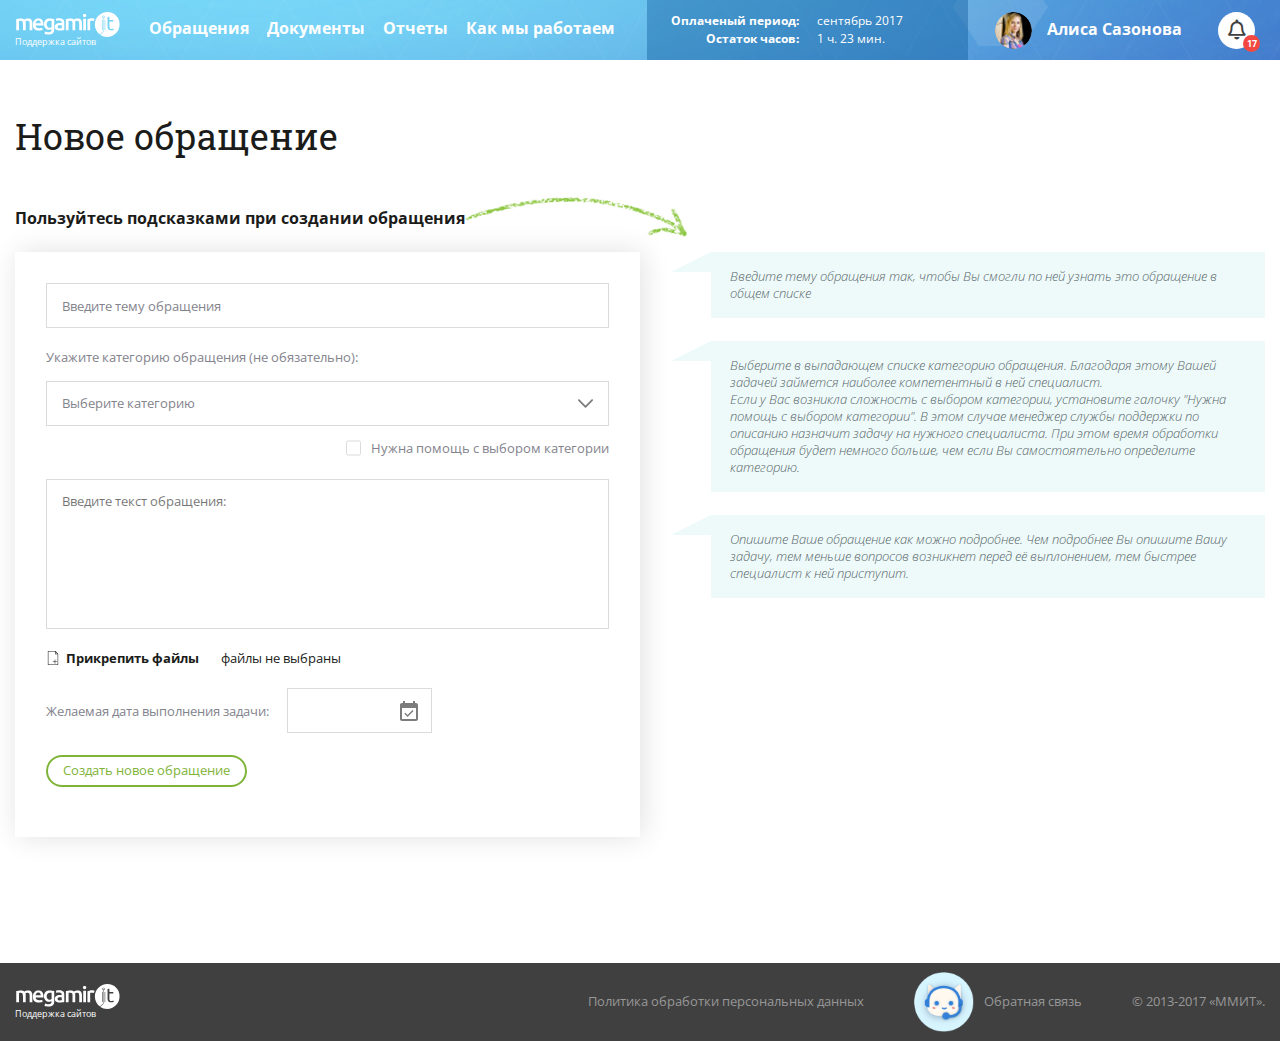
<file: add-ticket.html>
<!DOCTYPE html>
<html lang="ru">
<head>
    <meta charset="utf-8">
    <meta http-equiv="x-ua-compatible" content="ie=edge">
    <meta name="viewport" content="width=1280">
    <title>MegaMirIt Тикетная система</title>
    <link href="https://fonts.googleapis.com/css?family=Open+Sans:300,300i,400,400i,600,700|Roboto+Slab:300,400,700&amp;subset=cyrillic" rel="stylesheet">
    <link href="app/css/animate.css" rel="stylesheet">
    <link href="app/css/magnific-popup.css" rel="stylesheet">
    <link href="app/css/font-awesome.min.css" rel="stylesheet">
    <link href="app/css/gray.min.css" rel="stylesheet">
    <link href="app/css/slick.css" rel="stylesheet">
    <link href="app/css/tooltipster.bundle.css" rel="stylesheet">
    <link href="app/css/select2.css" rel="stylesheet">
    <link href="app/css/datepicker.min.css" rel="stylesheet">
    <link href="app/css/jquery.dm-uploader.min.css" rel="stylesheet">
    <link href="https://use.fontawesome.com/releases/v5.0.6/css/all.css" rel="stylesheet">
    <link href="app/main.css" rel="stylesheet">
    <link rel="icon" type="image/png" href="/favicon.png"/>
</head>
<body>
<header class="header hedaer-main">
    <div class="template-wrapper header__wrapper">
        <div class="header__col">
            <a href="/" class="main-logo">
                <svg class="main-logo__svg" version="1.1" id="Слой_1" xmlns="http://www.w3.org/2000/svg" xmlns:xlink="http://www.w3.org/1999/xlink" x="0px" y="0px"
         viewBox="0 0 106 25.6" style="enable-background:new 0 0 106 25.6;" xml:space="preserve">
    <style type="text/css">
        .st0 {
            fill: #FFFFFF;
        }
    </style>
    <path class="st0" d="M6.8,12.5c0-1.3-0.2-2.2-0.4-2.7C6,9.2,5.5,8.9,4.6,8.9c-0.3,0-0.7,0-1,0C3.2,9,2.9,9.1,2.8,9.1v9.7H0V7.2
        C0.6,7,1.2,6.9,2.1,6.8C3,6.6,3.9,6.6,4.8,6.6c0.9,0,1.5,0.1,2,0.3s0.9,0.5,1.3,0.9c0.2-0.1,0.4-0.3,0.7-0.4C9.2,7.2,9.4,7.1,9.8,7
        c0.3-0.1,0.7-0.2,1-0.3c0.3-0.1,0.7-0.1,1.1-0.1c0.9,0,1.7,0.1,2.3,0.4c0.6,0.3,1.1,0.7,1.4,1.1c0.3,0.5,0.6,1.1,0.7,1.7
        c0.1,0.7,0.2,1.4,0.2,2.2v6.8h-2.8v-6.3c0-1.3-0.2-2.2-0.4-2.7c-0.3-0.6-0.9-0.9-1.8-0.9c-0.4,0-0.9,0-1.3,0.2
        C9.9,9.2,9.5,9.4,9.4,9.5c0.1,0.4,0.2,0.8,0.3,1.2c0,0.4,0,0.9,0,1.4v6.6H6.9v-6.3H6.8z M17.1,12.9c0-1.1,0.2-2,0.4-2.8
        c0.3-0.8,0.7-1.4,1.3-2c0.5-0.6,1.1-0.9,1.8-1.1c0.7-0.3,1.4-0.4,2-0.4c1.7,0,2.9,0.5,3.9,1.5c0.9,1,1.4,2.6,1.4,4.6v0.5
        c0,0.2,0,0.4,0,0.5h-8c0,0.9,0.4,1.7,1,2.2c0.6,0.6,1.5,0.8,2.6,0.8c0.7,0,1.3,0,1.8-0.2c0.6-0.1,1-0.3,1.3-0.4l0.4,2.3
        c-0.2,0-0.4,0.2-0.6,0.2c-0.3,0.1-0.6,0.2-0.9,0.2c-0.3,0-0.7,0.1-1.1,0.2s-0.8,0-1.2,0c-1.1,0-2-0.2-2.8-0.4
        c-0.8-0.3-1.4-0.8-2-1.3s-0.9-1.2-1.1-2C17.2,14.6,17.1,13.8,17.1,12.9z M25.1,11.6c0-0.4,0-0.7-0.2-1.1c-0.1-0.3-0.3-0.7-0.4-0.9
        c-0.2-0.3-0.4-0.4-0.8-0.6c-0.3-0.2-0.7-0.2-1.1-0.2c-0.4,0-0.8,0-1.1,0.2c-0.3,0.2-0.6,0.4-0.9,0.6c-0.2,0.3-0.4,0.6-0.5,0.9
        c-0.1,0.3-0.2,0.7-0.3,1.1L25.1,11.6L25.1,11.6L25.1,11.6z M38.9,17.6c0,1.9-0.5,3.3-1.4,4.2c-1,0.9-2.4,1.3-4.4,1.3
        c-0.7,0-1.4,0-2.2-0.2c-0.7-0.1-1.3-0.3-1.9-0.5l0.5-2.4c0.5,0.2,1,0.3,1.6,0.5c0.6,0.1,1.3,0.2,2,0.2c1.1,0,1.9-0.2,2.4-0.7
        c0.5-0.5,0.7-1.1,0.7-2v-0.4c-0.3,0.2-0.6,0.3-1.1,0.4c-0.4,0.1-0.9,0.2-1.5,0.2c-0.8,0-1.4-0.1-2.1-0.4c-0.6-0.2-1.1-0.6-1.6-1.1
        c-0.4-0.5-0.8-1.1-1.1-1.8s-0.4-1.5-0.4-2.4s0.1-1.7,0.4-2.4c0.3-0.7,0.7-1.4,1.1-1.9C30.4,7.8,31,7.3,31.8,7
        c0.7-0.3,1.5-0.4,2.5-0.4c0.9,0,1.8,0,2.6,0.2c0.9,0.1,1.5,0.3,2,0.4L38.9,17.6L38.9,17.6L38.9,17.6z M31.2,12.5
        c0,1.1,0.3,2,0.8,2.6c0.5,0.6,1.1,0.9,2,0.9c0.4,0,0.9,0,1.3-0.2c0.4-0.1,0.7-0.3,0.9-0.4V9c-0.2,0-0.4-0.1-0.7-0.1
        c-0.3,0-0.7,0-1.1,0c-1,0-1.8,0.3-2.3,1C31.5,10.5,31.2,11.4,31.2,12.5z M44.4,6.5c0.9,0,1.7,0.1,2.3,0.3c0.6,0.2,1.1,0.6,1.5,0.9
        c0.4,0.4,0.7,0.9,0.8,1.5c0.2,0.6,0.2,1.2,0.2,2v7.2c-0.4,0.1-1.1,0.2-2,0.3c-0.9,0.1-1.8,0.2-2.9,0.2c-0.7,0-1.4,0-2-0.2
        c-0.6-0.1-1.1-0.3-1.5-0.7c-0.4-0.3-0.8-0.7-1-1.2c-0.2-0.5-0.3-1.1-0.3-1.8c0-0.7,0.1-1.3,0.4-1.7c0.3-0.5,0.6-0.9,1.1-1.1
        c0.4-0.3,1-0.5,1.6-0.7c0.6-0.1,1.2-0.2,1.9-0.2c0.3,0,0.6,0,0.9,0c0.3,0,0.7,0.1,1.1,0.2v-0.4c0-0.3,0-0.6-0.1-0.9
        c0-0.3-0.2-0.6-0.4-0.8c-0.2-0.2-0.4-0.4-0.8-0.5c-0.3-0.1-0.7-0.2-1.1-0.2c-0.7,0-1.2,0-1.8,0.1c-0.6,0.1-1,0.2-1.3,0.3l-0.3-2.3
        c0.3-0.1,0.9-0.2,1.5-0.4C42.9,6.6,43.6,6.5,44.4,6.5z M44.6,16.8c0.9,0,1.5,0,2-0.1v-3c-0.2,0-0.4-0.1-0.7-0.1c-0.3,0-0.6,0-0.9,0
        c-0.3,0-0.6,0-0.9,0c-0.3,0-0.6,0.1-0.9,0.3c-0.3,0.1-0.4,0.3-0.6,0.5c-0.2,0.2-0.2,0.5-0.2,0.9c0,0.7,0.2,1.1,0.6,1.4
        C43.4,16.7,43.9,16.8,44.6,16.8z"/>
    <path class="st0" d="M57.7,12.5c0-1.3-0.2-2.2-0.4-2.7c-0.3-0.6-0.9-0.9-1.8-0.9c-0.3,0-0.7,0-1,0c-0.4,0-0.7,0.1-0.9,0.1v9.7h-2.8
        V7.2c0.6-0.2,1.2-0.3,2.1-0.4c0.9-0.1,1.8-0.2,2.7-0.2c0.9,0,1.5,0.1,2,0.3c0.6,0.2,0.9,0.5,1.3,0.9c0.2-0.1,0.4-0.3,0.7-0.4
        C60,7.2,60.3,7.1,60.6,7c0.3-0.1,0.7-0.2,1-0.3c0.3-0.1,0.7-0.1,1.1-0.1c0.9,0,1.7,0.1,2.3,0.4c0.6,0.3,1.1,0.7,1.4,1.1
        c0.3,0.5,0.6,1.1,0.7,1.7c0.1,0.7,0.2,1.4,0.2,2.2v6.8h-2.8v-6.3c0-1.3-0.2-2.2-0.4-2.7c-0.3-0.6-0.9-0.9-1.8-0.9
        c-0.4,0-0.9,0-1.3,0.2c-0.4,0.2-0.7,0.3-0.9,0.4c0.1,0.4,0.2,0.8,0.3,1.2c0,0.4,0,0.9,0,1.4v6.6h-2.8v-6.3H57.7z M71.7,3.7
        c0,0.5-0.2,0.9-0.5,1.2c-0.3,0.3-0.7,0.4-1.2,0.4c-0.5,0-0.9-0.2-1.2-0.4c-0.3-0.3-0.5-0.7-0.5-1.2c0-0.6,0.2-0.9,0.5-1.3
        C69.1,2.1,69.5,2,70,2c0.4,0,0.9,0.2,1.2,0.4C71.5,2.8,71.7,3.2,71.7,3.7z M68.6,6.8h2.8v12h-2.8V6.8z M79.5,9.2
        c-0.2,0-0.3,0-0.7-0.2c-0.4,0-0.9-0.1-1.4-0.1c-0.3,0-0.6,0-1,0.1c-0.3,0-0.6,0.1-0.7,0.2v9.6h-2.8V7.4c0.6-0.2,1.2-0.4,2-0.6
        c0.8-0.2,1.7-0.3,2.6-0.3c0.2,0,0.4,0,0.7,0c0.2,0,0.5,0,0.7,0.1c0.2,0.1,0.5,0.1,0.7,0.1c0.2,0,0.4,0.1,0.6,0.2L79.5,9.2z"/>
    <path class="st0" d="M90.3,5c0-0.4-0.3-0.8-0.7-0.8S88.8,4.6,88.8,5c0,0.4,0.3,0.7,0.8,0.7C89.9,5.7,90.3,5.5,90.3,5z"/>
    <path class="st0" d="M93.3,0c-7.1,0-12.8,5.7-12.8,12.8c0,4.3,2.1,8,5.3,10.3l3.4-3.4V6.9c0-0.4-0.1-0.6-0.4-0.7
        c-0.4-0.2-0.7-0.7-0.7-1.1c0-0.7,0.6-1.3,1.3-1.3s1.3,0.6,1.3,1.3c0,0.5-0.3,0.9-0.7,1.1c-0.2,0.1-0.4,0.3-0.4,0.6V20l0,0l-3.5,3.5
        c2,1.3,4.4,2,6.9,2c7.1,0,12.8-5.7,12.8-12.8C106.1,5.7,100.4,0,93.3,0z M88.6,8v10.5H88V8H88.6z M91.1,18.6h-0.6V8.1h0.6V18.6z
         M98.8,18.6c-0.5,0.2-1,0.2-1.6,0.2c-0.7,0-1.3-0.1-1.8-0.3c-0.4-0.2-0.9-0.4-1.1-0.9c-0.3-0.4-0.5-0.9-0.6-1.3
        c-0.1-0.6-0.2-1.1-0.2-1.8V5.2l1.9-0.3v3.3h4v1.6h-4v4.9c0,0.6,0,0.9,0.1,1.3c0,0.3,0.2,0.6,0.4,0.9c0.2,0.2,0.4,0.3,0.6,0.4
        c0.2,0,0.6,0.1,0.9,0.1c0.6,0,1,0,1.4-0.2c0.3-0.1,0.6-0.2,0.7-0.3l0.4,1.5C99.7,18.4,99.3,18.4,98.8,18.6z"/>
    </svg>
                <span class="main-logo__text">
                                Поддержка сайтов
                            </span>
            </a>
            <nav class="main-nav">
                <ul class="main-nav__list">
                    <li class="main-nav__item">
                        <a href="#">
                            Обращения
                        </a>
                    </li>
                    <li class="main-nav__item">
                        <a href="#">
                            Документы
                        </a>
                    </li>
                    <li class="main-nav__item">
                        <a href="#">
                            Отчеты
                        </a>
                    </li>
                    <li class="main-nav__item">
                        <a href="#">
                            Как мы работаем
                        </a>
                    </li>
                </ul>
            </nav>
        </div>
        <div class="header__col">
            <div class="header__information">
                <div class="header__information-item">
                        <span class="header__information-title">
                            Оплаченый период:
                        </span>
                    <span class="header__information-text">сентябрь 2017</span>
                </div>
                <div class="header__information-item">
                        <span class="header__information-title">
                            Остаток часов:
                        </span>
                    <span class="header__information-text">1 ч. 23 мин.</span>
                </div>
                <div class="submenu submenu_flex">
                    <div class="header__information-item submenu__item">
                        <span class="header__information-title header__information-title_left">
                            Остаток:
                        </span>
                    </div>
                    <div class="header__information-item submenu__item">
                        <span class="header__information-title">
                            Обслуживание:
                        </span>
                        <span class="header__information-text header__information-text_bold">3 ч.</span>
                    </div>
                    <div class="header__information-item submenu__item">
                        <span class="header__information-title">
                            Доработки:
                        </span>
                        <span class="header__information-text header__information-text_bold">30 мин.</span>
                    </div>
                </div>
            </div>
            <div class="user-information">
                <a href="#">
                    <img class="user-information__img" src="images/avatar.png" alt="avatar">
                    Алиса Сазонова
                </a>
                <div class="submenu sign-in">
                    <div class="sign-in__title">Личный кабинет</div>
                    <div class="sign-in__item sign-in__settings">
                        <a href="#">Настройки</a>
                    </div>
                    <div class="sign-in__item sign-in__escape">
                        <a href="#">Выйти</a>
                    </div>
                </div>
            </div>
            <div class="notice">
                <div class="notice__logo">
                    <i class="far fa-bell"></i>
                    <div class="notice__new-notice">
                        17
                    </div>
                </div>
            </div>
        </div>
    </div>
</header>
<main class="main-block">
    <div class="template-wrapper">
        <h1>
            Новое обращение
        </h1>
        <div class="wrapper-small">
            <div class="col-6">
                <div class="help-text">
                    Пользуйтесь подсказками при создании обращения
                    <img class="help-arrow animation-delay hide" src="images/help-arrow.png" alt="воспользуйтесь подсказками">
                </div>
                <div class="form-block">
                    <form action="#" class="add-form" method="post" enctype="multipart/form-data">
                        <div class="add-form__item">
                            <input type="text" name="topic-ticket" required placeholder="Введите тему обращения">
                        </div>
                        <div class="add-form__item add-form__item_select2">
                            <label class="form-label form-label_for-category" for="category">
                                Укажите категорию обращения (не обязательно):
                            </label>
                            <div class="custom-select-wrapper custom-select-wrapper_mar-bottom">
                                <select class="custom-select" name="category-ticket" id="category">
                                    <option></option>
                                    <option>
                                        Добавить информацию на сайт
                                    </option>
                                    <option>
                                        Добавить информацию на сайт
                                    </option>
                                </select>
                            </div>
                            <div class="custom-checkbox custom-checkbox_right-float">
                                <input type="checkbox" name="need-help" id="need-help-checkbox">
                                <label class="form-label" for="need-help-checkbox">
                                    Нужна помощь с выбором категории
                                </label>
                            </div>
                        </div>
                        <div class="add-form__item">
                            <textarea required placeholder="Введите текст обращения:" name="ticket-text"></textarea>
                        </div>
                        <div class="add-form__item add-form__item_with-margin">
                            <div class="custom-input-file">
                                <input multiple type="file" name="additional-file" id="additional-file-input">
                                <label class="custom-input-file__label" for="additional-file-input">
                                    <svg xmlns="http://www.w3.org/2000/svg" xmlns:xlink="http://www.w3.org/1999/xlink" version="1.1" id="Capa_1" x="0px" y="0px" viewBox="0 0 53 53" style="enable-background:new 0 0 53 53;" xml:space="preserve">
                                        <g>
                                            <g>
                                                <path d="M45.707,10.074l-9.794-9.782C35.726,0.105,35.471,0,35.206,0H8C7.447,0,7,0.447,7,1v51c0,0.553,0.447,1,1,1h37    c0.553,0,1-0.447,1-1V10.782C46,10.517,45.895,10.263,45.707,10.074z M42.586,10H36V3.414L42.586,10z M9,51V2h25v9    c0,0.553,0.447,1,1,1h9v39H9z"/>
                                                <path d="M40.5,39H35v-6c0-0.553-0.447-1-1-1s-1,0.447-1,1v6h-6c-0.553,0-1,0.447-1,1s0.447,1,1,1h6v6c0,0.553,0.447,1,1,1    s1-0.447,1-1v-6h5.5c0.553,0,1-0.447,1-1S41.053,39,40.5,39z"/>
                                            </g>
                                        </g>
                                    </svg>
                                    Прикрепить файлы
                                </label>
                            </div>
                            <div class="list-add-files">
                                файлы не выбраны
                            </div>
                        </div>
                        <div class="add-form__item">
                            <label class="form-label form-label__datapicker">
                                Желаемая дата выполнения задачи:
                                <input type="text" readonly class="add-form__datapicker" name="desired-date">
                                <svg xmlns="http://www.w3.org/2000/svg" xmlns:xlink="http://www.w3.org/1999/xlink" version="1.1" id="Capa_1" x="0px" y="0px" viewBox="0 0 426.667 426.667" style="enable-background:new 0 0 426.667 426.667;" xml:space="preserve">
                                    <g>
                                        <g>
                                            <g>
                                                <path d="M362.667,42.667h-21.333V0h-42.667v42.667H128V0H85.333v42.667H64c-23.573,0-42.453,19.093-42.453,42.667L21.333,384     c0,23.573,19.093,42.667,42.667,42.667h298.667c23.573,0,42.667-19.093,42.667-42.667V85.333     C405.333,61.76,386.24,42.667,362.667,42.667z M362.667,384H64V149.333h298.667V384z"/>
                                                <polygon points="309.973,214.613 287.36,192 183.253,296.107 138.027,250.88 115.413,273.493 183.253,341.333    "/>
                                            </g>
                                        </g>
                                    </g>
                                </svg>
                            </label>
                        </div>
                        <button class="button button-green button-small">Создать новое обращение</button>
                    </form>
                </div>
            </div>
            <div class="col-6">
                <div class="help">
                    <div class="help-item animation-delay1 hide">
                        Введите тему обращения так, чтобы Вы смогли по ней узнать это обращение в общем списке
                    </div>
                    <div class="help-item animation-delay2 hide">
                        Выберите в выпадающем списке категорию обращения. Благодаря этому Вашей задачей займется наиболее компетентный в ней специалист.<br>
                        Если у Вас возникла сложность с выбором категории, установите галочку "Нужна помощь с выбором категории". В этом случае менеджер службы поддержки по описанию назначит задачу на нужного специалиста. При этом время обработки обращения будет немного больше, чем если Вы самостоятельно определите категорию.
                    </div>
                    <div class="help-item animation-delay3 hide">
                        Опишите Ваше обращение как можно подробнее. Чем подробнее Вы опишите Вашу задачу, тем меньше вопросов возникнет перед её выплонением, тем быстрее специалист к ней приступит.
                    </div>
                </div>
            </div>
        </div>
    </div>
</main>
<footer class="main-footer">
    <div class="template-wrapper main-footer__wrapper">
        <div class="main-footer__col">
            <a href="/" class="main-logo">
                <svg class="main-logo__svg" version="1.1" id="Слой_1" xmlns="http://www.w3.org/2000/svg" xmlns:xlink="http://www.w3.org/1999/xlink" x="0px" y="0px" viewBox="0 0 106 25.6" style="enable-background:new 0 0 106 25.6;" xml:space="preserve">
                <style type="text/css">
        .st0 {
            fill: #FFFFFF;
        }
    </style>
                <path class="st0" d="M6.8,12.5c0-1.3-0.2-2.2-0.4-2.7C6,9.2,5.5,8.9,4.6,8.9c-0.3,0-0.7,0-1,0C3.2,9,2.9,9.1,2.8,9.1v9.7H0V7.2
                    C0.6,7,1.2,6.9,2.1,6.8C3,6.6,3.9,6.6,4.8,6.6c0.9,0,1.5,0.1,2,0.3s0.9,0.5,1.3,0.9c0.2-0.1,0.4-0.3,0.7-0.4C9.2,7.2,9.4,7.1,9.8,7
                    c0.3-0.1,0.7-0.2,1-0.3c0.3-0.1,0.7-0.1,1.1-0.1c0.9,0,1.7,0.1,2.3,0.4c0.6,0.3,1.1,0.7,1.4,1.1c0.3,0.5,0.6,1.1,0.7,1.7
                    c0.1,0.7,0.2,1.4,0.2,2.2v6.8h-2.8v-6.3c0-1.3-0.2-2.2-0.4-2.7c-0.3-0.6-0.9-0.9-1.8-0.9c-0.4,0-0.9,0-1.3,0.2
                    C9.9,9.2,9.5,9.4,9.4,9.5c0.1,0.4,0.2,0.8,0.3,1.2c0,0.4,0,0.9,0,1.4v6.6H6.9v-6.3H6.8z M17.1,12.9c0-1.1,0.2-2,0.4-2.8
                    c0.3-0.8,0.7-1.4,1.3-2c0.5-0.6,1.1-0.9,1.8-1.1c0.7-0.3,1.4-0.4,2-0.4c1.7,0,2.9,0.5,3.9,1.5c0.9,1,1.4,2.6,1.4,4.6v0.5
                    c0,0.2,0,0.4,0,0.5h-8c0,0.9,0.4,1.7,1,2.2c0.6,0.6,1.5,0.8,2.6,0.8c0.7,0,1.3,0,1.8-0.2c0.6-0.1,1-0.3,1.3-0.4l0.4,2.3
                    c-0.2,0-0.4,0.2-0.6,0.2c-0.3,0.1-0.6,0.2-0.9,0.2c-0.3,0-0.7,0.1-1.1,0.2s-0.8,0-1.2,0c-1.1,0-2-0.2-2.8-0.4
                    c-0.8-0.3-1.4-0.8-2-1.3s-0.9-1.2-1.1-2C17.2,14.6,17.1,13.8,17.1,12.9z M25.1,11.6c0-0.4,0-0.7-0.2-1.1c-0.1-0.3-0.3-0.7-0.4-0.9
                    c-0.2-0.3-0.4-0.4-0.8-0.6c-0.3-0.2-0.7-0.2-1.1-0.2c-0.4,0-0.8,0-1.1,0.2c-0.3,0.2-0.6,0.4-0.9,0.6c-0.2,0.3-0.4,0.6-0.5,0.9
                    c-0.1,0.3-0.2,0.7-0.3,1.1L25.1,11.6L25.1,11.6L25.1,11.6z M38.9,17.6c0,1.9-0.5,3.3-1.4,4.2c-1,0.9-2.4,1.3-4.4,1.3
                    c-0.7,0-1.4,0-2.2-0.2c-0.7-0.1-1.3-0.3-1.9-0.5l0.5-2.4c0.5,0.2,1,0.3,1.6,0.5c0.6,0.1,1.3,0.2,2,0.2c1.1,0,1.9-0.2,2.4-0.7
                    c0.5-0.5,0.7-1.1,0.7-2v-0.4c-0.3,0.2-0.6,0.3-1.1,0.4c-0.4,0.1-0.9,0.2-1.5,0.2c-0.8,0-1.4-0.1-2.1-0.4c-0.6-0.2-1.1-0.6-1.6-1.1
                    c-0.4-0.5-0.8-1.1-1.1-1.8s-0.4-1.5-0.4-2.4s0.1-1.7,0.4-2.4c0.3-0.7,0.7-1.4,1.1-1.9C30.4,7.8,31,7.3,31.8,7
                    c0.7-0.3,1.5-0.4,2.5-0.4c0.9,0,1.8,0,2.6,0.2c0.9,0.1,1.5,0.3,2,0.4L38.9,17.6L38.9,17.6L38.9,17.6z M31.2,12.5
                    c0,1.1,0.3,2,0.8,2.6c0.5,0.6,1.1,0.9,2,0.9c0.4,0,0.9,0,1.3-0.2c0.4-0.1,0.7-0.3,0.9-0.4V9c-0.2,0-0.4-0.1-0.7-0.1
                    c-0.3,0-0.7,0-1.1,0c-1,0-1.8,0.3-2.3,1C31.5,10.5,31.2,11.4,31.2,12.5z M44.4,6.5c0.9,0,1.7,0.1,2.3,0.3c0.6,0.2,1.1,0.6,1.5,0.9
                    c0.4,0.4,0.7,0.9,0.8,1.5c0.2,0.6,0.2,1.2,0.2,2v7.2c-0.4,0.1-1.1,0.2-2,0.3c-0.9,0.1-1.8,0.2-2.9,0.2c-0.7,0-1.4,0-2-0.2
                    c-0.6-0.1-1.1-0.3-1.5-0.7c-0.4-0.3-0.8-0.7-1-1.2c-0.2-0.5-0.3-1.1-0.3-1.8c0-0.7,0.1-1.3,0.4-1.7c0.3-0.5,0.6-0.9,1.1-1.1
                    c0.4-0.3,1-0.5,1.6-0.7c0.6-0.1,1.2-0.2,1.9-0.2c0.3,0,0.6,0,0.9,0c0.3,0,0.7,0.1,1.1,0.2v-0.4c0-0.3,0-0.6-0.1-0.9
                    c0-0.3-0.2-0.6-0.4-0.8c-0.2-0.2-0.4-0.4-0.8-0.5c-0.3-0.1-0.7-0.2-1.1-0.2c-0.7,0-1.2,0-1.8,0.1c-0.6,0.1-1,0.2-1.3,0.3l-0.3-2.3
                    c0.3-0.1,0.9-0.2,1.5-0.4C42.9,6.6,43.6,6.5,44.4,6.5z M44.6,16.8c0.9,0,1.5,0,2-0.1v-3c-0.2,0-0.4-0.1-0.7-0.1c-0.3,0-0.6,0-0.9,0
                    c-0.3,0-0.6,0-0.9,0c-0.3,0-0.6,0.1-0.9,0.3c-0.3,0.1-0.4,0.3-0.6,0.5c-0.2,0.2-0.2,0.5-0.2,0.9c0,0.7,0.2,1.1,0.6,1.4
                    C43.4,16.7,43.9,16.8,44.6,16.8z"></path>
                <path class="st0" d="M57.7,12.5c0-1.3-0.2-2.2-0.4-2.7c-0.3-0.6-0.9-0.9-1.8-0.9c-0.3,0-0.7,0-1,0c-0.4,0-0.7,0.1-0.9,0.1v9.7h-2.8
                    V7.2c0.6-0.2,1.2-0.3,2.1-0.4c0.9-0.1,1.8-0.2,2.7-0.2c0.9,0,1.5,0.1,2,0.3c0.6,0.2,0.9,0.5,1.3,0.9c0.2-0.1,0.4-0.3,0.7-0.4
                    C60,7.2,60.3,7.1,60.6,7c0.3-0.1,0.7-0.2,1-0.3c0.3-0.1,0.7-0.1,1.1-0.1c0.9,0,1.7,0.1,2.3,0.4c0.6,0.3,1.1,0.7,1.4,1.1
                    c0.3,0.5,0.6,1.1,0.7,1.7c0.1,0.7,0.2,1.4,0.2,2.2v6.8h-2.8v-6.3c0-1.3-0.2-2.2-0.4-2.7c-0.3-0.6-0.9-0.9-1.8-0.9
                    c-0.4,0-0.9,0-1.3,0.2c-0.4,0.2-0.7,0.3-0.9,0.4c0.1,0.4,0.2,0.8,0.3,1.2c0,0.4,0,0.9,0,1.4v6.6h-2.8v-6.3H57.7z M71.7,3.7
                    c0,0.5-0.2,0.9-0.5,1.2c-0.3,0.3-0.7,0.4-1.2,0.4c-0.5,0-0.9-0.2-1.2-0.4c-0.3-0.3-0.5-0.7-0.5-1.2c0-0.6,0.2-0.9,0.5-1.3
                    C69.1,2.1,69.5,2,70,2c0.4,0,0.9,0.2,1.2,0.4C71.5,2.8,71.7,3.2,71.7,3.7z M68.6,6.8h2.8v12h-2.8V6.8z M79.5,9.2
                    c-0.2,0-0.3,0-0.7-0.2c-0.4,0-0.9-0.1-1.4-0.1c-0.3,0-0.6,0-1,0.1c-0.3,0-0.6,0.1-0.7,0.2v9.6h-2.8V7.4c0.6-0.2,1.2-0.4,2-0.6
                    c0.8-0.2,1.7-0.3,2.6-0.3c0.2,0,0.4,0,0.7,0c0.2,0,0.5,0,0.7,0.1c0.2,0.1,0.5,0.1,0.7,0.1c0.2,0,0.4,0.1,0.6,0.2L79.5,9.2z"></path>
                <path class="st0" d="M90.3,5c0-0.4-0.3-0.8-0.7-0.8S88.8,4.6,88.8,5c0,0.4,0.3,0.7,0.8,0.7C89.9,5.7,90.3,5.5,90.3,5z"></path>
                <path class="st0" d="M93.3,0c-7.1,0-12.8,5.7-12.8,12.8c0,4.3,2.1,8,5.3,10.3l3.4-3.4V6.9c0-0.4-0.1-0.6-0.4-0.7
                    c-0.4-0.2-0.7-0.7-0.7-1.1c0-0.7,0.6-1.3,1.3-1.3s1.3,0.6,1.3,1.3c0,0.5-0.3,0.9-0.7,1.1c-0.2,0.1-0.4,0.3-0.4,0.6V20l0,0l-3.5,3.5
                    c2,1.3,4.4,2,6.9,2c7.1,0,12.8-5.7,12.8-12.8C106.1,5.7,100.4,0,93.3,0z M88.6,8v10.5H88V8H88.6z M91.1,18.6h-0.6V8.1h0.6V18.6z
                     M98.8,18.6c-0.5,0.2-1,0.2-1.6,0.2c-0.7,0-1.3-0.1-1.8-0.3c-0.4-0.2-0.9-0.4-1.1-0.9c-0.3-0.4-0.5-0.9-0.6-1.3
                    c-0.1-0.6-0.2-1.1-0.2-1.8V5.2l1.9-0.3v3.3h4v1.6h-4v4.9c0,0.6,0,0.9,0.1,1.3c0,0.3,0.2,0.6,0.4,0.9c0.2,0.2,0.4,0.3,0.6,0.4
                    c0.2,0,0.6,0.1,0.9,0.1c0.6,0,1,0,1.4-0.2c0.3-0.1,0.6-0.2,0.7-0.3l0.4,1.5C99.7,18.4,99.3,18.4,98.8,18.6z"></path>
            </svg>
                <span class="main-logo__text">
                Поддержка сайтов
            </span>
            </a>
        </div>
        <div class="main-footer__col copyrighted">
            <a href="#">
                Политика обработки персональных данных
            </a>
            <a class="callback-link" href="#callback-modal">
                <span class="callback-link__icon">
                    <img src="images/callback-cat2.png" alt="cat">
                    <img src="images/callback-cat1.png" alt="cat">
                </span>
                Обратная связь
            </a>
            <span>
                &copy; 2013-2017 «ММИТ».
            </span>
        </div>
    </div>
    <div class="callback mfp-hide modal-popup" id="callback-modal">
        <div class="modal-popup__title">
            Обратная связь
        </div>
        <form action="#" class="callback-form">
            <div class="form-item">
                <label for="callback-name" class="form-label form-label_popup-form">Имя</label>
                <input required type="text" placeholder="Ваше имя" name="form_text_3" id="callback-name">
            </div>
            <div class="form-item">
                <label for="callback-phone" class="form-label form-label_popup-form">Телефон</label>
                <input required type="text" class="input-phone" placeholder="Ваш телефон" name="form_text_4" id="callback-phone">
            </div>
            <div class="form-item">
                <label for="callback-text" class="form-label form-label_popup-form">Комментарий</label>
                <textarea id="callback-text" class="callback__comment" required name="form_textarea_5"></textarea>
            </div>
            <div class="form-item custom-checkbox">
                <input type="checkbox" name="personal_agreement" required id="callback-agreement">
                <label class="form-label" for="callback-agreement">
                    Согласен на обработку персональных данных <a href="/soglashenie.pdf" target="_blank">(соглашение)</a>
                </label>
            </div>
            <div class="form-item__bottom">
                <button type="submit" class="button button-green button-small">
                    Связаться со мной
                </button>
            </div>
        </form>
    </div>
</footer>
<div class="preloder">
    <svg class="lds-bluecat" width="150" height="150" xmlns="http://www.w3.org/2000/svg" xmlns:xlink="http://www.w3.org/1999/xlink" viewBox="0 0 100 100" preserveAspectRatio="xMidYMid">
        <g transform="rotate(74.7463 50 50)">
            <animateTransform attributeName="transform" type="rotate" values="360 50 50;0 50 50" keyTimes="0;1" dur="1.3s" repeatCount="indefinite" calcMode="spline" keySplines="0.5 0 0.5 1" begin="-0.19500000000000003s"></animateTransform>
            <circle cx="50" cy="50" r="39.891" stroke="#9fe4ff" stroke-width="14.4" fill="none" stroke-dasharray="0 300">
                <animate attributeName="stroke-dasharray" values="15 300;82.71203987927132 300;15 300" keyTimes="0;0.5;1" dur="1.3s" repeatCount="indefinite" calcMode="linear" keySplines="0 0.4 0.6 1;0.4 0 1 0.6" begin="-0.08970000000000002s"></animate>
            </circle>
            <circle cx="50" cy="50" r="39.891" stroke="#dbecf2" stroke-width="7.2" fill="none" stroke-dasharray="0 300">
                <animate attributeName="stroke-dasharray" values="15 300;82.71203987927132 300;15 300" keyTimes="0;0.5;1" dur="1.3s" repeatCount="indefinite" calcMode="linear" keySplines="0 0.4 0.6 1;0.4 0 1 0.6" begin="-0.08970000000000002s"></animate>
            </circle>
            <circle cx="50" cy="50" r="32.771" stroke="#3280d8" stroke-width="1" fill="none" stroke-dasharray="0 300">
                <animate attributeName="stroke-dasharray" values="15 300;67.94906768152214 300;15 300" keyTimes="0;0.5;1" dur="1.3s" repeatCount="indefinite" calcMode="linear" keySplines="0 0.4 0.6 1;0.4 0 1 0.6" begin="-0.08970000000000002s"></animate>
            </circle>
            <circle cx="50" cy="50" r="47.171" stroke="#3280d8" stroke-width="1" fill="none" stroke-dasharray="0 300">
                <animate attributeName="stroke-dasharray" values="15 300;99.05083495206111 300;15 300" keyTimes="0;0.5;1" dur="1.3s" repeatCount="indefinite" calcMode="linear" keySplines="0 0.4 0.6 1;0.4 0 1 0.6" begin="-0.08970000000000002s"></animate>
            </circle>
        </g>

        <g transform="rotate(173.078 50 50)">
            <animateTransform attributeName="transform" type="rotate" values="360 50 50;0 50 50" keyTimes="0;1" dur="1.3s" repeatCount="indefinite" calcMode="spline" keySplines="0.5 0 0.5 1"></animateTransform>
            <path fill="#9fe4ff" stroke="#3280d8" d="M97.2,50.1c0,6.1-1.2,12.2-3.5,17.9l-13.3-5.4c1.6-3.9,2.4-8.2,2.4-12.4"></path>
            <path fill="#dbecf2" d="M93.5,49.9c0,1.2,0,2.7-0.1,3.9l-0.4,3.6c-0.4,2-2.3,3.3-4.1,2.8l-0.2-0.1c-1.8-0.5-3.1-2.3-2.7-3.9l0.4-3 c0.1-1,0.1-2.3,0.1-3.3"></path>
            <path fill="#9fe4ff" stroke="#3280d8" d="M85.4,62.7c-0.2,0.7-0.5,1.4-0.8,2.1c-0.3,0.7-0.6,1.4-0.9,2c-0.6,1.1-2,1.4-3.2,0.8c-1.1-0.7-1.7-2-1.2-2.9 c0.3-0.6,0.5-1.2,0.8-1.8c0.2-0.6,0.6-1.2,0.7-1.8"></path>
            <path fill="#9fe4ff" stroke="#3280d8" d="M94.5,65.8c-0.3,0.9-0.7,1.7-1,2.6c-0.4,0.9-0.7,1.7-1.1,2.5c-0.7,1.4-2.3,1.9-3.4,1.3h0 c-1.1-0.7-1.5-2.2-0.9-3.4c0.4-0.8,0.7-1.5,1-2.3c0.3-0.8,0.7-1.5,0.9-2.3"></path>
        </g>
        <g transform="rotate(74.7463 50 50)">
            <animateTransform attributeName="transform" type="rotate" values="360 50 50;0 50 50" keyTimes="0;1" dur="1.3s" repeatCount="indefinite" calcMode="spline" keySplines="0.5 0 0.5 1" begin="-0.19500000000000003s"></animateTransform>
            <path fill="#dbecf2" stroke="#3280d8" d="M86.9,35.3l-6,2.4c-0.4-1.2-1.1-2.4-1.7-3.5c-0.2-0.5,0.3-1.1,0.9-1C82.3,33.8,84.8,34.4,86.9,35.3z"></path>
            <path fill="#dbecf2" stroke="#3280d8" d="M87.1,35.3l6-2.4c-0.6-1.7-1.5-3.3-2.3-4.9c-0.3-0.7-1.2-0.6-1.4,0.1C88.8,30.6,88.2,33,87.1,35.3z"></path>
            <path fill="#9fe4ff" stroke="#3280d8" d="M82.8,50.1c0-3.4-0.5-6.8-1.6-10c-0.2-0.8-0.4-1.5-0.3-2.3c0.1-0.8,0.4-1.6,0.7-2.4c0.7-1.5,1.9-3.1,3.7-4l0,0 c1.8-0.9,3.7-1.1,5.6-0.3c0.9,0.4,1.7,1,2.4,1.8c0.7,0.8,1.3,1.7,1.7,2.8c1.5,4.6,2.2,9.5,2.3,14.4"></path>
            <path fill="#dbecf2" d="M86.3,50.2l0-0.9l-0.1-0.9l-0.1-1.9c0-0.9,0.2-1.7,0.7-2.3c0.5-0.7,1.3-1.2,2.3-1.4l0.3,0 c0.9-0.2,1.9,0,2.6,0.6c0.7,0.5,1.3,1.4,1.4,2.4l0.2,2.2l0.1,1.1l0,1.1"></path>
            <path fill="#ff2d22" d="M93.2,34.6c0.1,0.4-0.3,0.8-0.9,1c-0.6,0.2-1.2,0.1-1.4-0.2c-0.1-0.3,0.3-0.8,0.9-1 C92.4,34.2,93,34.3,93.2,34.6z"></path>
            <path fill="#ff2d22" d="M81.9,38.7c0.1,0.3,0.7,0.3,1.3,0.1c0.6-0.2,1-0.6,0.9-0.9c-0.1-0.3-0.7-0.3-1.3-0.1 C82.2,38,81.8,38.4,81.9,38.7z"></path>
            <path fill="#3280d8" d="M88.5,36.8c0.1,0.3-0.2,0.7-0.6,0.8c-0.5,0.2-0.9,0-1.1-0.3c-0.1-0.3,0.2-0.7,0.6-0.8C87.9,36.3,88.4,36.4,88.5,36.8z"></path>
            <path stroke="#3280d8" d="M85.9,38.9c0.2,0.6,0.8,0.9,1.4,0.7c0.6-0.2,0.9-0.9,0.6-2.1c0.3,1.2,1,1.7,1.6,1.5c0.6-0.2,0.9-0.8,0.8-1.4"></path>
            <path fill="#9fe4ff" stroke="#3280d8" d="M86.8,42.3l0.4,2.2c0.1,0.4,0.1,0.7,0.2,1.1l0.1,1.1c0.1,1.2-0.9,2.3-2.2,2.3c-1.3,0-2.5-0.8-2.5-1.9l-0.1-1 c0-0.3-0.1-0.6-0.2-1l-0.3-1.9"></path>
            <path fill="#9fe4ff" stroke="#3280d8" d="M96.2,40.3l0.5,2.7c0.1,0.5,0.2,0.9,0.2,1.4l0.1,1.4c0.1,1.5-0.9,2.8-2.2,2.9h0c-1.3,0-2.5-1.1-2.6-2.4 L92.1,45c0-0.4-0.1-0.8-0.2-1.2l-0.4-2.5"></path>
            <path fill="#3280d8" d="M91.1,34.1c0.3,0.7,0,1.4-0.7,1.6c-0.6,0.2-1.3-0.1-1.6-0.7c-0.2-0.6,0-1.4,0.7-1.6C90.1,33.1,90.8,33.5,91.1,34.1z"></path>
            <path fill="#3280d8" d="M85.5,36.3c0.2,0.6-0.1,1.2-0.7,1.5c-0.6,0.2-1.3,0-1.5-0.6C83,36.7,83.4,36,84,35.8C84.6,35.5,85.3,35.7,85.5,36.3z"></path>

        </g></svg>
</div>
<script src="app/js/jquery-3.2.1.min.js"></script>
<script src="app/js/jquery.validate.min.js"></script>
<script src="app/js/slick.min.js"></script>
<script src="app/js/jquery.magnific-popup.js"></script>
<script src="app/js/musk.js"></script>
<script src="app/js/jquery.gray.min.js"></script>
<script src="app/js/jquery.viewportchecker.min.js"></script>
<script src="app/js/tooltipster.bundle.min.js"></script>
<script src="app/js/jquery.sticky.js"></script>
<script src="app/js/jquery.mask.min.js"></script>
<script src="app/js/select2.min.js"></script>
<script src="app/js/datepicker.min.js"></script>
<script src="app/js/demo-ui.js"></script>
<script src="app/js/jquery.dm-uploader.min.js"></script>
<script src="app/js/main.js"></script>
</body>
</html>
</file>
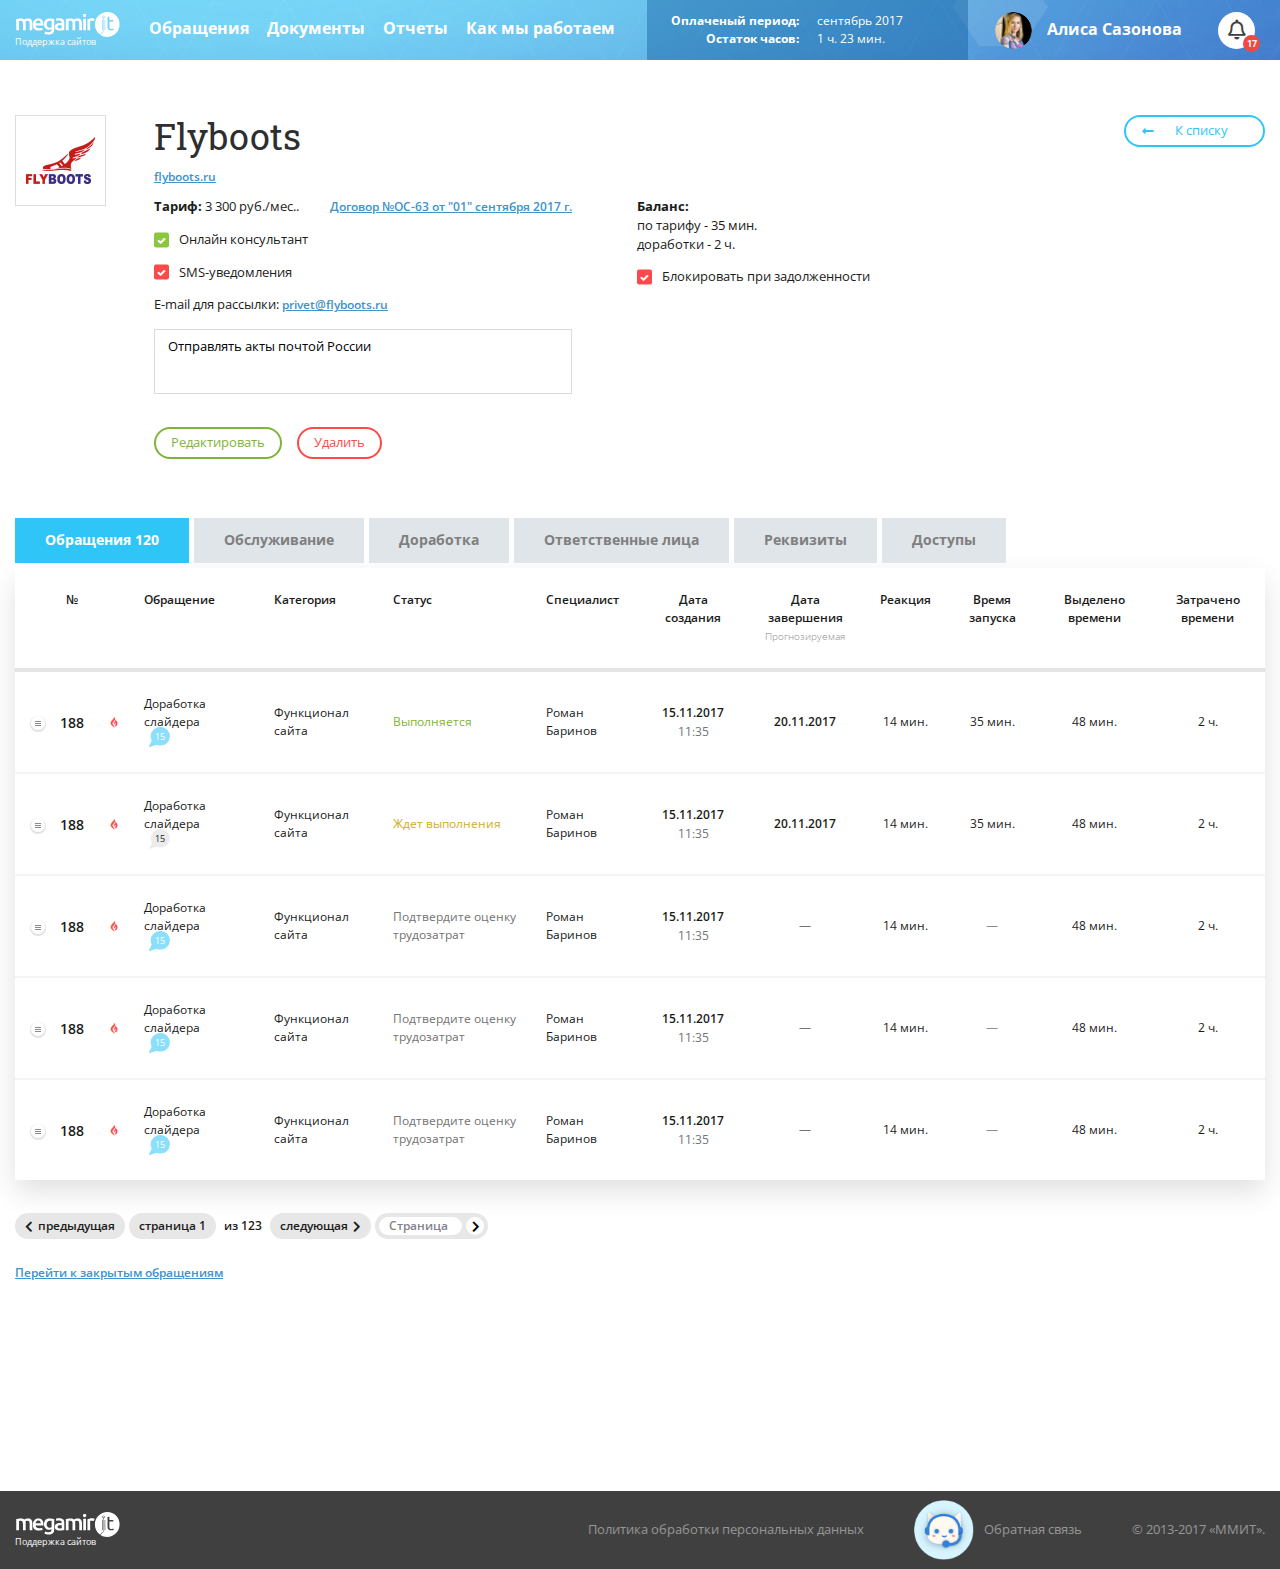
<file: client-card.html>
<!DOCTYPE html>
<html lang="ru">
<head>
    <meta charset="utf-8">
    <meta http-equiv="x-ua-compatible" content="ie=edge">
    <meta name="viewport" content="width=1280">
    <title>MegaMirIt Тикетная система</title>
    <link href="https://fonts.googleapis.com/css?family=Open+Sans:300,300i,400,400i,600,700|Roboto+Slab:300,400,700&amp;subset=cyrillic"
          rel="stylesheet">
    <link href="app/css/animate.css" rel="stylesheet">
    <link href="app/css/magnific-popup.css" rel="stylesheet">
    <link href="app/css/font-awesome.min.css" rel="stylesheet">
    <link href="app/css/gray.min.css" rel="stylesheet">
    <link href="app/css/slick.css" rel="stylesheet">
    <link href="app/css/tooltipster.bundle.css" rel="stylesheet">
    <link href="app/css/select2.css" rel="stylesheet">
    <link href="app/css/datepicker.min.css" rel="stylesheet">
    <link href="https://use.fontawesome.com/releases/v5.0.6/css/all.css" rel="stylesheet">
    <link href="app/main.css" rel="stylesheet">
    <link rel="icon" type="image/png" href="/favicon.png"/>
</head>
<body>
<header class="header hedaer-main">
    <div class="template-wrapper header__wrapper">
        <div class="header__col">
            <a href="/" class="main-logo">
                <svg class="main-logo__svg" version="1.1" id="Слой_1" xmlns="http://www.w3.org/2000/svg" xmlns:xlink="http://www.w3.org/1999/xlink" x="0px" y="0px"
         viewBox="0 0 106 25.6" style="enable-background:new 0 0 106 25.6;" xml:space="preserve">
    <style type="text/css">
        .st0 {
            fill: #FFFFFF;
        }
    </style>
    <path class="st0" d="M6.8,12.5c0-1.3-0.2-2.2-0.4-2.7C6,9.2,5.5,8.9,4.6,8.9c-0.3,0-0.7,0-1,0C3.2,9,2.9,9.1,2.8,9.1v9.7H0V7.2
        C0.6,7,1.2,6.9,2.1,6.8C3,6.6,3.9,6.6,4.8,6.6c0.9,0,1.5,0.1,2,0.3s0.9,0.5,1.3,0.9c0.2-0.1,0.4-0.3,0.7-0.4C9.2,7.2,9.4,7.1,9.8,7
        c0.3-0.1,0.7-0.2,1-0.3c0.3-0.1,0.7-0.1,1.1-0.1c0.9,0,1.7,0.1,2.3,0.4c0.6,0.3,1.1,0.7,1.4,1.1c0.3,0.5,0.6,1.1,0.7,1.7
        c0.1,0.7,0.2,1.4,0.2,2.2v6.8h-2.8v-6.3c0-1.3-0.2-2.2-0.4-2.7c-0.3-0.6-0.9-0.9-1.8-0.9c-0.4,0-0.9,0-1.3,0.2
        C9.9,9.2,9.5,9.4,9.4,9.5c0.1,0.4,0.2,0.8,0.3,1.2c0,0.4,0,0.9,0,1.4v6.6H6.9v-6.3H6.8z M17.1,12.9c0-1.1,0.2-2,0.4-2.8
        c0.3-0.8,0.7-1.4,1.3-2c0.5-0.6,1.1-0.9,1.8-1.1c0.7-0.3,1.4-0.4,2-0.4c1.7,0,2.9,0.5,3.9,1.5c0.9,1,1.4,2.6,1.4,4.6v0.5
        c0,0.2,0,0.4,0,0.5h-8c0,0.9,0.4,1.7,1,2.2c0.6,0.6,1.5,0.8,2.6,0.8c0.7,0,1.3,0,1.8-0.2c0.6-0.1,1-0.3,1.3-0.4l0.4,2.3
        c-0.2,0-0.4,0.2-0.6,0.2c-0.3,0.1-0.6,0.2-0.9,0.2c-0.3,0-0.7,0.1-1.1,0.2s-0.8,0-1.2,0c-1.1,0-2-0.2-2.8-0.4
        c-0.8-0.3-1.4-0.8-2-1.3s-0.9-1.2-1.1-2C17.2,14.6,17.1,13.8,17.1,12.9z M25.1,11.6c0-0.4,0-0.7-0.2-1.1c-0.1-0.3-0.3-0.7-0.4-0.9
        c-0.2-0.3-0.4-0.4-0.8-0.6c-0.3-0.2-0.7-0.2-1.1-0.2c-0.4,0-0.8,0-1.1,0.2c-0.3,0.2-0.6,0.4-0.9,0.6c-0.2,0.3-0.4,0.6-0.5,0.9
        c-0.1,0.3-0.2,0.7-0.3,1.1L25.1,11.6L25.1,11.6L25.1,11.6z M38.9,17.6c0,1.9-0.5,3.3-1.4,4.2c-1,0.9-2.4,1.3-4.4,1.3
        c-0.7,0-1.4,0-2.2-0.2c-0.7-0.1-1.3-0.3-1.9-0.5l0.5-2.4c0.5,0.2,1,0.3,1.6,0.5c0.6,0.1,1.3,0.2,2,0.2c1.1,0,1.9-0.2,2.4-0.7
        c0.5-0.5,0.7-1.1,0.7-2v-0.4c-0.3,0.2-0.6,0.3-1.1,0.4c-0.4,0.1-0.9,0.2-1.5,0.2c-0.8,0-1.4-0.1-2.1-0.4c-0.6-0.2-1.1-0.6-1.6-1.1
        c-0.4-0.5-0.8-1.1-1.1-1.8s-0.4-1.5-0.4-2.4s0.1-1.7,0.4-2.4c0.3-0.7,0.7-1.4,1.1-1.9C30.4,7.8,31,7.3,31.8,7
        c0.7-0.3,1.5-0.4,2.5-0.4c0.9,0,1.8,0,2.6,0.2c0.9,0.1,1.5,0.3,2,0.4L38.9,17.6L38.9,17.6L38.9,17.6z M31.2,12.5
        c0,1.1,0.3,2,0.8,2.6c0.5,0.6,1.1,0.9,2,0.9c0.4,0,0.9,0,1.3-0.2c0.4-0.1,0.7-0.3,0.9-0.4V9c-0.2,0-0.4-0.1-0.7-0.1
        c-0.3,0-0.7,0-1.1,0c-1,0-1.8,0.3-2.3,1C31.5,10.5,31.2,11.4,31.2,12.5z M44.4,6.5c0.9,0,1.7,0.1,2.3,0.3c0.6,0.2,1.1,0.6,1.5,0.9
        c0.4,0.4,0.7,0.9,0.8,1.5c0.2,0.6,0.2,1.2,0.2,2v7.2c-0.4,0.1-1.1,0.2-2,0.3c-0.9,0.1-1.8,0.2-2.9,0.2c-0.7,0-1.4,0-2-0.2
        c-0.6-0.1-1.1-0.3-1.5-0.7c-0.4-0.3-0.8-0.7-1-1.2c-0.2-0.5-0.3-1.1-0.3-1.8c0-0.7,0.1-1.3,0.4-1.7c0.3-0.5,0.6-0.9,1.1-1.1
        c0.4-0.3,1-0.5,1.6-0.7c0.6-0.1,1.2-0.2,1.9-0.2c0.3,0,0.6,0,0.9,0c0.3,0,0.7,0.1,1.1,0.2v-0.4c0-0.3,0-0.6-0.1-0.9
        c0-0.3-0.2-0.6-0.4-0.8c-0.2-0.2-0.4-0.4-0.8-0.5c-0.3-0.1-0.7-0.2-1.1-0.2c-0.7,0-1.2,0-1.8,0.1c-0.6,0.1-1,0.2-1.3,0.3l-0.3-2.3
        c0.3-0.1,0.9-0.2,1.5-0.4C42.9,6.6,43.6,6.5,44.4,6.5z M44.6,16.8c0.9,0,1.5,0,2-0.1v-3c-0.2,0-0.4-0.1-0.7-0.1c-0.3,0-0.6,0-0.9,0
        c-0.3,0-0.6,0-0.9,0c-0.3,0-0.6,0.1-0.9,0.3c-0.3,0.1-0.4,0.3-0.6,0.5c-0.2,0.2-0.2,0.5-0.2,0.9c0,0.7,0.2,1.1,0.6,1.4
        C43.4,16.7,43.9,16.8,44.6,16.8z"/>
    <path class="st0" d="M57.7,12.5c0-1.3-0.2-2.2-0.4-2.7c-0.3-0.6-0.9-0.9-1.8-0.9c-0.3,0-0.7,0-1,0c-0.4,0-0.7,0.1-0.9,0.1v9.7h-2.8
        V7.2c0.6-0.2,1.2-0.3,2.1-0.4c0.9-0.1,1.8-0.2,2.7-0.2c0.9,0,1.5,0.1,2,0.3c0.6,0.2,0.9,0.5,1.3,0.9c0.2-0.1,0.4-0.3,0.7-0.4
        C60,7.2,60.3,7.1,60.6,7c0.3-0.1,0.7-0.2,1-0.3c0.3-0.1,0.7-0.1,1.1-0.1c0.9,0,1.7,0.1,2.3,0.4c0.6,0.3,1.1,0.7,1.4,1.1
        c0.3,0.5,0.6,1.1,0.7,1.7c0.1,0.7,0.2,1.4,0.2,2.2v6.8h-2.8v-6.3c0-1.3-0.2-2.2-0.4-2.7c-0.3-0.6-0.9-0.9-1.8-0.9
        c-0.4,0-0.9,0-1.3,0.2c-0.4,0.2-0.7,0.3-0.9,0.4c0.1,0.4,0.2,0.8,0.3,1.2c0,0.4,0,0.9,0,1.4v6.6h-2.8v-6.3H57.7z M71.7,3.7
        c0,0.5-0.2,0.9-0.5,1.2c-0.3,0.3-0.7,0.4-1.2,0.4c-0.5,0-0.9-0.2-1.2-0.4c-0.3-0.3-0.5-0.7-0.5-1.2c0-0.6,0.2-0.9,0.5-1.3
        C69.1,2.1,69.5,2,70,2c0.4,0,0.9,0.2,1.2,0.4C71.5,2.8,71.7,3.2,71.7,3.7z M68.6,6.8h2.8v12h-2.8V6.8z M79.5,9.2
        c-0.2,0-0.3,0-0.7-0.2c-0.4,0-0.9-0.1-1.4-0.1c-0.3,0-0.6,0-1,0.1c-0.3,0-0.6,0.1-0.7,0.2v9.6h-2.8V7.4c0.6-0.2,1.2-0.4,2-0.6
        c0.8-0.2,1.7-0.3,2.6-0.3c0.2,0,0.4,0,0.7,0c0.2,0,0.5,0,0.7,0.1c0.2,0.1,0.5,0.1,0.7,0.1c0.2,0,0.4,0.1,0.6,0.2L79.5,9.2z"/>
    <path class="st0" d="M90.3,5c0-0.4-0.3-0.8-0.7-0.8S88.8,4.6,88.8,5c0,0.4,0.3,0.7,0.8,0.7C89.9,5.7,90.3,5.5,90.3,5z"/>
    <path class="st0" d="M93.3,0c-7.1,0-12.8,5.7-12.8,12.8c0,4.3,2.1,8,5.3,10.3l3.4-3.4V6.9c0-0.4-0.1-0.6-0.4-0.7
        c-0.4-0.2-0.7-0.7-0.7-1.1c0-0.7,0.6-1.3,1.3-1.3s1.3,0.6,1.3,1.3c0,0.5-0.3,0.9-0.7,1.1c-0.2,0.1-0.4,0.3-0.4,0.6V20l0,0l-3.5,3.5
        c2,1.3,4.4,2,6.9,2c7.1,0,12.8-5.7,12.8-12.8C106.1,5.7,100.4,0,93.3,0z M88.6,8v10.5H88V8H88.6z M91.1,18.6h-0.6V8.1h0.6V18.6z
         M98.8,18.6c-0.5,0.2-1,0.2-1.6,0.2c-0.7,0-1.3-0.1-1.8-0.3c-0.4-0.2-0.9-0.4-1.1-0.9c-0.3-0.4-0.5-0.9-0.6-1.3
        c-0.1-0.6-0.2-1.1-0.2-1.8V5.2l1.9-0.3v3.3h4v1.6h-4v4.9c0,0.6,0,0.9,0.1,1.3c0,0.3,0.2,0.6,0.4,0.9c0.2,0.2,0.4,0.3,0.6,0.4
        c0.2,0,0.6,0.1,0.9,0.1c0.6,0,1,0,1.4-0.2c0.3-0.1,0.6-0.2,0.7-0.3l0.4,1.5C99.7,18.4,99.3,18.4,98.8,18.6z"/>
    </svg>
                <span class="main-logo__text">
                                Поддержка сайтов
                            </span>
            </a>
            <nav class="main-nav">
                <ul class="main-nav__list">
                    <li class="main-nav__item">
                        <a href="#">
                            Обращения
                        </a>
                    </li>
                    <li class="main-nav__item">
                        <a href="#">
                            Документы
                        </a>
                    </li>
                    <li class="main-nav__item">
                        <a href="#">
                            Отчеты
                        </a>
                    </li>
                    <li class="main-nav__item">
                        <a href="#">
                            Как мы работаем
                        </a>
                    </li>
                </ul>
            </nav>
        </div>
        <div class="header__col">
            <div class="header__information">
                <div class="header__information-item">
                        <span class="header__information-title">
                            Оплаченый период:
                        </span>
                    <span class="header__information-text">сентябрь 2017</span>
                </div>
                <div class="header__information-item">
                        <span class="header__information-title">
                            Остаток часов:
                        </span>
                    <span class="header__information-text">1 ч. 23 мин.</span>
                </div>
                <div class="submenu submenu_flex">
                    <div class="header__information-item submenu__item">
                        <span class="header__information-title header__information-title_left">
                            Остаток:
                        </span>
                    </div>
                    <div class="header__information-item submenu__item">
                        <span class="header__information-title">
                            Обслуживание:
                        </span>
                        <span class="header__information-text header__information-text_bold">3 ч.</span>
                    </div>
                    <div class="header__information-item submenu__item">
                        <span class="header__information-title">
                            Доработки:
                        </span>
                        <span class="header__information-text header__information-text_bold">30 мин.</span>
                    </div>
                </div>
            </div>
            <div class="user-information">
                <a href="#">
                    <img class="user-information__img" src="images/avatar.png" alt="avatar">
                    Алиса Сазонова
                </a>
                <div class="submenu sign-in">
                    <div class="sign-in__title">Личный кабинет</div>
                    <div class="sign-in__item sign-in__settings">
                        <a href="#">Настройки</a>
                    </div>
                    <div class="sign-in__item sign-in__escape">
                        <a href="#">Выйти</a>
                    </div>
                </div>
            </div>
            <div class="notice">
                <div class="notice__logo">
                    <i class="far fa-bell"></i>
                    <div class="notice__new-notice">
                        17
                    </div>
                </div>
            </div>
        </div>
    </div>
</header>
<main class="main-block">
    <div class="template-wrapper">
        <div class="client-card">
            <div class="general-information">
                <div class="client-avatar">
                    <img src="images/client-avatar.png" alt="FlyBoots">
                </div>
                <div class="general-information__wrapper">
                    <div class="general-information__head">
                        <div class="general-information__title">
                            Flyboots
                        </div>
                        <a href="https://flyboots.ru/" target="_blank" class="blue-link general-information__address">flyboots.ru</a>
                    </div>
                    <div class="general-information__body">
                        <div class="general-information__item">
                            <p>
                                <b>Тариф:</b> <span class="general-information__tariff">3 300 руб./мес.</span>.
                                <a href="#" class="blue-link contract-link">Договор №ОС-63 от "01" сентября 2017 г.</a>
                            </p>
                            <div class="custom-checkbox custom-checkbox_client-card">
                                <span class="check-status checked" data-id="online-consultant">Онлайн консультант</span>
                            </div>
                            <div class="custom-checkbox custom-checkbox_client-card">
                                <span class="check-status not-checked" data-id="sms-notice">SMS-уведомления</span>
                            </div>
                            <p>E-mail для рассылки: <a href="mailto:privet@flyboots.ru" class="blue-link general-information__email">privet@flyboots.ru</a>
                            </p>
                            <textarea class="general-information__notes" readonly>Отправлять акты почтой России</textarea>
                            <div class="general-information__buttons">
                                <button class="button button-green button-small button-edit-information">Редактировать</button>
                                <button class="button button-red button-small">Удалить</button>
                            </div>
                        </div>
                        <div class="general-information__item">
                            <p><b>Баланс:</b></p>
                            <p>по тарифу - 35 мин.</p>
                            <p>доработки - 2 ч.</p>
                            <div class="custom-checkbox custom-checkbox_client-card">
                                <span class="check-status not-checked" data-id="block-debt">Блокировать при задолженности</span>
                            </div>
                        </div>
                        <div class="edit-information modal-popup mfp-hide">
                            <div class="modal-popup__title">Редактировать данные клиента</div>
                            <form action="#" class="edit-information__form popup-form">
                                <div class="form-item">
                                    <label for="client-name" class="form-label form-label_popup-form">Клиент</label>
                                    <input required type="text" placeholder="Введите название клиента" name="client__name" id="client-name">
                                </div>
                                <div class="form-item">
                                    <label for="client-site" class="form-label form-label_popup-form">Сайт</label>
                                    <input type="text" placeholder="Введите сайт клиента" name="client__site" id="client-site">
                                </div>
                                <div class="form-item">
                                    <label for="client-tariff" class="form-label form-label_popup-form">Тариф</label>
                                    <div class="custom-select-wrapper">
                                        <select name="client__tariff" id="client-tariff" class="edit-information__select">
                                            <option></option>
                                            <option>3 300 руб./мес.</option>
                                            <option>3 333 руб./мес.</option>
                                            <option>3 999 руб./мес.</option>
                                        </select>
                                    </div>
                                </div>
                                <div class="form-item">
                                    <label for="client-email" class="form-label form-label_popup-form">E-mail для рассылки</label>
                                    <input type="text" placeholder="Введите e-mail для рассылки" data-rule-email="true" name="client__email" id="client-email">
                                </div>
                                <div class="form-item">
                                    <label for="client-notes" class="form-label form-label_popup-form">Примечания</label>
                                    <textarea name="client__notes" placeholder="Примечания по клиенту" id="client-notes"></textarea>
                                </div>
                                <div class="form-item custom-checkbox">
                                    <input type="checkbox" name="online__consultant" id="online-consultant">
                                    <label class="form-label" for="online-consultant">
                                        Онлайн консультант
                                    </label>
                                </div>
                                <div class="form-item custom-checkbox">
                                    <input type="checkbox" name="sms__notice" id="sms-notice">
                                    <label class="form-label" for="sms-notice">
                                        SMS-уведомления
                                    </label>
                                </div>
                                <div class="form-item custom-checkbox">
                                    <input type="checkbox" name="block__debt" id="block-debt">
                                    <label class="form-label" for="block-debt">
                                        Блокировать при задолженности
                                    </label>
                                </div>
                                <div class="edit-information__button">
                                    <button type="submit" class="button button-green button-small">
                                        Сохранить информацию
                                    </button>
                                </div>
                            </form>
                        </div>
                    </div>
                </div>
                <a href="#" class="button general-information__button-back button-back button-with-i">
                    <i class="fas fa-long-arrow-alt-left"></i>
                    К списку
                </a>
            </div>
            <div class="tabbed client-card__tabs">
                <ul class="client-card__tabs-list">
                    <li class="client-card__tabs-item">
                        <a href="#section1">
                            Обращения 120
                        </a>
                    </li>
                    <li class="client-card__tabs-item">
                        <a href="#section2">
                            Обслуживание
                        </a>
                    </li>
                    <li class="client-card__tabs-item">
                        <a href="#section3">
                            Доработка
                        </a>
                    </li>
                    <li class="client-card__tabs-item">
                        <a href="#section4">
                            Ответственные лица
                        </a>
                    </li>
                    <li class="client-card__tabs-item">
                        <a href="#section5">
                            Реквизиты
                        </a>
                    </li>
                    <li class="client-card__tabs-item">
                        <a href="#section6">
                            Доступы
                        </a>
                    </li>
                    <!--<li class="client-card__tabs-item">-->
                        <!--<a href="#section7">-->
                            <!--История-->
                        <!--</a>-->
                    <!--</li>-->
                </ul>
                <section id="section1" class="client-card_not-box-shadow client-card__tab-section client-card__tab-section_no-padding">
                    <div class="ticket-list">
                        <table class="ticket-table">
                            <thead>
                            <tr>
                                <td></td>
                                <td class="ticket-number">
                                    №
                                </td>
                                <td></td>
                                <td class="ticket-table_align-left">
                                    Обращение
                                </td>
                                <td class="ticket-table_align-left">
                                    Категория
                                </td>
                                <td class="ticket-table_align-left">
                                    Статус
                                </td>
                                <td class="ticket-table_align-left">
                                    Специалист
                                </td>
                                <td>
                                    Дата создания
                                </td>
                                <td>
                                    Дата завершения
                                    <span class="additional-text">
                                Прогнозируемая
                            </span>
                                </td>
                                <td>
                                    Реакция
                                </td>
                                <td>
                                    Время запуска
                                </td>
                                <td>
                                    Выделено времени
                                </td>
                                <td>
                                    Затрачено времени
                                </td>
                            </tr>
                            </thead>
                            <tbody>
                            <tr class="ticket ticket_performed">
                                <td class="ticket__edit-cell">
                                    <div class="ticket__edit">
                                        <span class="ticket__edit-item"></span>
                                        <span class="ticket__edit-item"></span>
                                        <span class="ticket__edit-item"></span>
                                    </div>
                                </td>
                                <td class="ticket__number">
                                    <a href="#">188</a>
                                </td>
                                <td class="icon-status">
                                    <i class="fab fa-gripfire"></i>
                                </td>
                                <td class="ticket__text ticket-table_align-left">
                                    <a href="#">Доработка слайдера</a>
                                    <a href="#" class="quantity-comment">
                                        <svg xmlns="http://www.w3.org/2000/svg" class="comment-svg no-read" width="19" height="18" viewBox="0 0 19 18">
                                            <metadata><?xpacket begin="﻿" id="W5M0MpCehiHzreSzNTczkc9d"?>
                                                <x:xmpmeta xmlns:x="adobe:ns:meta/" x:xmptk="Adobe XMP Core 5.6-c138 79.159824, 2016/09/14-01:09:01        ">
                                                    <rdf:RDF xmlns:rdf="http://www.w3.org/1999/02/22-rdf-syntax-ns#">
                                                        <rdf:Description rdf:about=""/>
                                                    </rdf:RDF>
                                                </x:xmpmeta>
                                                <?xpacket end="w"?></metadata>
                                            <path id="Эллипс_1_копия_9" data-name="Эллипс 1 копия 9" class="comment-svg__path" d="M270.717,351a7.9,7.9,0,1,1,0,15.786,8.622,8.622,0,0,1-3.057-.555c-0.821-.311-6.339,1.713-6.5,1.769-0.909.314,2.68-4.577,2.167-5.54a7.556,7.556,0,0,1-.892-3.567A8.1,8.1,0,0,1,270.717,351Z" transform="translate(-260.5 -350.5)"/>
                                        </svg>

                                        <span>15</span></a>
                                </td>
                                <td class="ticket__functional ticket-table_align-left">
                                    Функционал сайта
                                </td>
                                <td class="ticket__status ticket-table_align-left">
                                    Выполняется
                                </td>
                                <td class="ticket__specialist ticket-table_align-left">
                                    Роман Баринов
                                </td>
                                <td class="ticket__date-creation">
                        <span class="ticket__date">
                            15.11.2017
                        </span>
                                    <span class="ticket__time" >
                            11:35
                        </span>
                                </td>
                                <td class="ticket__date-completion">
                                    20.11.2017
                                </td>
                                <td class="ticket__reaction">
                                    14 мин.
                                </td>
                                <td class="ticket__launching">
                                    35 мин.
                                </td>
                                <td class="ticket__allocated-time">
                                    48 мин.
                                </td>
                                <td class="ticket__time-wasted">
                                    2 ч.
                                </td>
                            </tr>
                            <tr class="ticket ticket_waiting-for-fulfillment">
                                <td class="ticket__edit-cell">
                                    <div class="ticket__edit">
                                        <span class="ticket__edit-item"></span>
                                        <span class="ticket__edit-item"></span>
                                        <span class="ticket__edit-item"></span>
                                    </div>
                                </td>
                                <td class="ticket__number">
                                    <a href="#">188</a>
                                </td>
                                <td class="icon-status">
                                    <i class="fab fa-gripfire"></i>
                                </td>
                                <td class="ticket__text ticket-table_align-left">
                                    <a href="#">Доработка слайдера</a>
                                    <a href="#" class="quantity-comment">
                                        <svg xmlns="http://www.w3.org/2000/svg" class="comment-svg read" width="18.031" height="17" viewBox="0 0 18.031 17">
                                            <metadata><?xpacket begin="﻿" id="W5M0MpCehiHzreSzNTczkc9d"?>
                                                <x:xmpmeta xmlns:x="adobe:ns:meta/" x:xmptk="Adobe XMP Core 5.6-c138 79.159824, 2016/09/14-01:09:01        ">
                                                    <rdf:RDF xmlns:rdf="http://www.w3.org/1999/02/22-rdf-syntax-ns#">
                                                        <rdf:Description rdf:about=""/>
                                                    </rdf:RDF>
                                                </x:xmpmeta>
                                                <?xpacket end="w"?></metadata>
                                            <path id="Эллипс_1_копия_10" data-name="Эллипс 1 копия 10" class="comment-svg__path" d="M337.717,411a7.9,7.9,0,1,1,0,15.786,8.622,8.622,0,0,1-3.057-.555c-0.821-.311-6.339,1.713-6.5,1.769-0.909.314,2.68-4.577,2.167-5.54a7.559,7.559,0,0,1-.892-3.567A8.1,8.1,0,0,1,337.717,411Z" transform="translate(-327.969 -411)"/>
                                        </svg>

                                        <span>15</span>
                                    </a>
                                </td>
                                <td class="ticket__functional ticket-table_align-left">
                                    Функционал сайта
                                </td>
                                <td class="ticket__status ticket-table_align-left">
                                    Ждет выполнения
                                </td>
                                <td class="ticket__specialist ticket-table_align-left">
                                    Роман Баринов
                                </td>
                                <td class="ticket__date-creation">
                        <span class="ticket__date">
                            15.11.2017
                        </span>
                                    <span class="ticket__time" >
                            11:35
                        </span>
                                </td>
                                <td class="ticket__date-completion">
                                    20.11.2017
                                </td>
                                <td class="ticket__reaction">
                                    14 мин.
                                </td>
                                <td class="ticket__launching">
                                    35 мин.
                                </td>
                                <td class="ticket__allocated-time">
                                    48 мин.
                                </td>
                                <td class="ticket__time-wasted">
                                    2 ч.
                                </td>
                            </tr>
                            <tr class="ticket ticket_waiting-for-confirmation">
                                <td class="ticket__edit-cell">
                                    <div class="ticket__edit">
                                        <span class="ticket__edit-item"></span>
                                        <span class="ticket__edit-item"></span>
                                        <span class="ticket__edit-item"></span>
                                    </div>
                                </td>
                                <td class="ticket__number">
                                    <a href="#">188</a>
                                </td>
                                <td class="icon-status">
                                    <i class="fab fa-gripfire"></i>
                                </td>
                                <td class="ticket__text ticket-table_align-left">
                                    <a href="#">Доработка слайдера</a>
                                    <a href="#" class="quantity-comment">
                                        <svg xmlns="http://www.w3.org/2000/svg" class="comment-svg no-read" width="19" height="18" viewBox="0 0 19 18">
                                            <metadata><?xpacket begin="﻿" id="W5M0MpCehiHzreSzNTczkc9d"?>
                                                <x:xmpmeta xmlns:x="adobe:ns:meta/" x:xmptk="Adobe XMP Core 5.6-c138 79.159824, 2016/09/14-01:09:01        ">
                                                    <rdf:RDF xmlns:rdf="http://www.w3.org/1999/02/22-rdf-syntax-ns#">
                                                        <rdf:Description rdf:about=""/>
                                                    </rdf:RDF>
                                                </x:xmpmeta>
                                                <?xpacket end="w"?></metadata>
                                            <path id="Эллипс_1_копия_9" data-name="Эллипс 1 копия 9" class="comment-svg__path" d="M270.717,351a7.9,7.9,0,1,1,0,15.786,8.622,8.622,0,0,1-3.057-.555c-0.821-.311-6.339,1.713-6.5,1.769-0.909.314,2.68-4.577,2.167-5.54a7.556,7.556,0,0,1-.892-3.567A8.1,8.1,0,0,1,270.717,351Z" transform="translate(-260.5 -350.5)"/>
                                        </svg>

                                        <span>15</span></a>
                                </td>
                                <td class="ticket__functional ticket-table_align-left">
                                    Функционал сайта
                                </td>
                                <td class="ticket__status ticket-table_align-left">
                                    Подтвердите оценку трудозатрат
                                </td>
                                <td class="ticket__specialist ticket-table_align-left">
                                    Роман Баринов
                                </td>
                                <td class="ticket__date-creation">
                        <span class="ticket__date">
                            15.11.2017
                        </span>
                                    <span class="ticket__time" >
                            11:35
                        </span>
                                </td>
                                <td class="ticket__date-completion">
                                    —
                                </td>
                                <td class="ticket__reaction">
                                    14 мин.
                                </td>
                                <td class="ticket__launching">
                                    —
                                </td>
                                <td class="ticket__allocated-time">
                                    48 мин.
                                </td>
                                <td class="ticket__time-wasted">
                                    2 ч.
                                </td>
                            </tr>
                            <tr class="ticket ticket_waiting-for-confirmation">
                                <td class="ticket__edit-cell">
                                    <div class="ticket__edit">
                                        <span class="ticket__edit-item"></span>
                                        <span class="ticket__edit-item"></span>
                                        <span class="ticket__edit-item"></span>
                                    </div>
                                </td>
                                <td class="ticket__number">
                                    <a href="#">188</a>
                                </td>
                                <td class="icon-status">
                                    <i class="fab fa-gripfire"></i>
                                </td>
                                <td class="ticket__text ticket-table_align-left">
                                    <a href="#">Доработка слайдера</a>
                                    <a href="#" class="quantity-comment">
                                        <svg xmlns="http://www.w3.org/2000/svg" width="19" class="comment-svg no-read" height="18" viewBox="0 0 19 18">
                                            <metadata><?xpacket begin="﻿" id="W5M0MpCehiHzreSzNTczkc9d"?>
                                                <x:xmpmeta xmlns:x="adobe:ns:meta/" x:xmptk="Adobe XMP Core 5.6-c138 79.159824, 2016/09/14-01:09:01        ">
                                                    <rdf:RDF xmlns:rdf="http://www.w3.org/1999/02/22-rdf-syntax-ns#">
                                                        <rdf:Description rdf:about=""/>
                                                    </rdf:RDF>
                                                </x:xmpmeta>
                                                <?xpacket end="w"?></metadata>
                                            <path id="Эллипс_1_копия_9" data-name="Эллипс 1 копия 9" class="comment-svg__path" d="M270.717,351a7.9,7.9,0,1,1,0,15.786,8.622,8.622,0,0,1-3.057-.555c-0.821-.311-6.339,1.713-6.5,1.769-0.909.314,2.68-4.577,2.167-5.54a7.556,7.556,0,0,1-.892-3.567A8.1,8.1,0,0,1,270.717,351Z" transform="translate(-260.5 -350.5)"/>
                                        </svg>

                                        <span>15</span></a>
                                </td>
                                <td class="ticket__functional ticket-table_align-left">
                                    Функционал сайта
                                </td>
                                <td class="ticket__status ticket-table_align-left">
                                    Подтвердите оценку трудозатрат
                                </td>
                                <td class="ticket__specialist ticket-table_align-left">
                                    Роман Баринов
                                </td>
                                <td class="ticket__date-creation">
                        <span class="ticket__date">
                            15.11.2017
                        </span>
                                    <span class="ticket__time" >
                            11:35
                        </span>
                                </td>
                                <td class="ticket__date-completion">
                                    —
                                </td>
                                <td class="ticket__reaction">
                                    14 мин.
                                </td>
                                <td class="ticket__launching">
                                    —
                                </td>
                                <td class="ticket__allocated-time">
                                    48 мин.
                                </td>
                                <td class="ticket__time-wasted">
                                    2 ч.
                                </td>
                            </tr>
                            <tr class="ticket ticket_waiting-for-confirmation">
                                <td class="ticket__edit-cell">
                                    <div class="ticket__edit">
                                        <span class="ticket__edit-item"></span>
                                        <span class="ticket__edit-item"></span>
                                        <span class="ticket__edit-item"></span>
                                    </div>
                                </td>
                                <td class="ticket__number">
                                    <a href="#">188</a>
                                </td>
                                <td class="icon-status">
                                    <i class="fab fa-gripfire"></i>
                                </td>
                                <td class="ticket__text ticket-table_align-left">
                                    <a href="#">Доработка слайдера</a>
                                    <a href="#" class="quantity-comment">
                                        <svg xmlns="http://www.w3.org/2000/svg" class="comment-svg no-read" width="19" height="18" viewBox="0 0 19 18">
                                            <metadata><?xpacket begin="﻿" id="W5M0MpCehiHzreSzNTczkc9d"?>
                                                <x:xmpmeta xmlns:x="adobe:ns:meta/" x:xmptk="Adobe XMP Core 5.6-c138 79.159824, 2016/09/14-01:09:01        ">
                                                    <rdf:RDF xmlns:rdf="http://www.w3.org/1999/02/22-rdf-syntax-ns#">
                                                        <rdf:Description rdf:about=""/>
                                                    </rdf:RDF>
                                                </x:xmpmeta>
                                                <?xpacket end="w"?></metadata>
                                            <path id="Эллипс_1_копия_9" data-name="Эллипс 1 копия 9" class="comment-svg__path" d="M270.717,351a7.9,7.9,0,1,1,0,15.786,8.622,8.622,0,0,1-3.057-.555c-0.821-.311-6.339,1.713-6.5,1.769-0.909.314,2.68-4.577,2.167-5.54a7.556,7.556,0,0,1-.892-3.567A8.1,8.1,0,0,1,270.717,351Z" transform="translate(-260.5 -350.5)"/>
                                        </svg>

                                        <span>15</span></a>
                                </td>
                                <td class="ticket__functional ticket-table_align-left">
                                    Функционал сайта
                                </td>
                                <td class="ticket__status ticket-table_align-left">
                                    Подтвердите оценку трудозатрат
                                </td>
                                <td class="ticket__specialist ticket-table_align-left">
                                    Роман Баринов
                                </td>
                                <td class="ticket__date-creation">
                        <span class="ticket__date">
                            15.11.2017
                        </span>
                                    <span class="ticket__time" >
                            11:35
                        </span>
                                </td>
                                <td class="ticket__date-completion">
                                    —
                                </td>
                                <td class="ticket__reaction">
                                    14 мин.
                                </td>
                                <td class="ticket__launching">
                                    —
                                </td>
                                <td class="ticket__allocated-time">
                                    48 мин.
                                </td>
                                <td class="ticket__time-wasted">
                                    2 ч.
                                </td>
                            </tr>
                            </tbody>
                        </table>
                        <div class="pagination">
                            <a href="#" class="pagination__button pagination__button-prev">
                                <i class="fas fa-chevron-left"></i> предыдущая
                            </a>
                            <div class="pagination__button pagination__button_not-link">
                                страница 1
                            </div>
                            <span>
                                из 123
                            </span>
                            <a href="#" class="pagination__button pagination__button-next">
                                следующая
                                <i class="fas fa-chevron-right"></i>
                            </a>
                            <form action="#" method="post" class="pagination__button pagination__form">
                                <input type="text" placeholder="Страница">
                                <button type="submit">
                                    <i class="fas fa-chevron-right"></i>
                                </button>
                            </form>
                        </div>
                        <a href="#" class="blue-link">Перейти к закрытым обращениям</a>
                    </div>
                </section>
                <section id="section2" class="client-card__tab-section client-card__tab-section_no-padding">
                    <div class="service">
                        <table class="service__table">
                            <tr>
                                <th>
                                    Месяц
                                </th>
                                <th>
                                    Обслуживание
                                </th>
                                <th>
                                    Онлайн-консультант
                                </th>
                                <th>
                                    SMS
                                </th>
                                <th>
                                    Количество вирусных атак
                                </th>
                                <th class="td_align-center">
                                    Оплата домена
                                </th>
                                <th class="td_align-right">
                                    Итого: <span>23 760 руб.</span>
                                </th>
                            </tr>
                            <tr>
                                <td>
                                    <div class="service__cell-wrapper service__cell-wrapper_column">
                                        Январь 2018
                                        <a href="#" class="blue-link blue-link_mar-top">отчёт</a>
                                    </div>
                                </td>
                                <td>
                                    <div class="service__cell-wrapper">
                                        <div class="amount amount_service amount_unpaid">
                                            <span class="amount__number amount__number_service">900 руб.</span>
                                            <div class="amount__links">
                                                <a href="#" class="blue-link">счёт</a>
                                                <a href="#" class="blue-link">акт</a>
                                            </div>
                                        </div>
                                        <div class="custom-checkbox custom-checkbox_finalization custom-checkbox_ver2">
                                            <label >
                                                <input class="switch-checkbox" type="checkbox">
                                                оплачено
                                            </label>
                                        </div>
                                    </div>
                                </td>
                                <td>
                                    <div class="service__cell-wrapper">
                                        <div class="amount amount_service amount_unpaid">
                                            <span class="amount__number amount__number_service">900 руб.</span>
                                        </div>
                                        <div class="custom-checkbox custom-checkbox_finalization custom-checkbox_ver2">
                                            <label >
                                                <input class="switch-checkbox" type="checkbox" checked>
                                                оплачено
                                            </label>
                                        </div>
                                    </div>
                                </td>
                                <td>
                                    <div class="service__cell-wrapper service__cell-edit">
                                        <div class="amount amount_service amount_unpaid">
                                            <span class="amount__number amount__number_service">
                                                900 руб. (<span class="edit-content">100</span><input
                                                    type="text" class="input-editing"> SMS)
                                                <div class="input-buffer"></div>
                                            </span>
                                            <div class="amount__links">
                                                <a href="#" class="blue-link edit-button">изменить</a>
                                                <a href="#" class="blue-link save-button">сохранить</a>
                                            </div>
                                        </div>
                                        <div class="custom-checkbox custom-checkbox_finalization custom-checkbox_ver2">
                                            <label >
                                                <input class="switch-checkbox" type="checkbox">
                                                оплачено
                                            </label>
                                        </div>
                                    </div>
                                </td>
                                <td>
                                    <div class="service__cell-wrapper service__cell-wrapper_column service__cell-edit">
                                        <span class="edit-content">900</span><input type="text" class="input-editing">
                                        <div class="input-buffer"></div>
                                        <a href="#" class="blue-link edit-button blue-link_mar-top">изменить</a>
                                        <a href="#" class="blue-link save-button blue-link_mar-top">сохранить</a>
                                    </div>
                                </td>
                                <td>
                                    <div class="custom-checkbox custom-checkbox_without-label">
                                        <label>
                                            <input class="switch-checkbox" type="checkbox">
                                        </label>
                                    </div>
                                </td>
                                <td class="td_align-right">
                                    4 700 руб.
                                </td>
                            </tr>
                        </table>
                    </div>
                </section>
                <section id="section3" class="client-card__tab-section client-card__tab-section_no-padding">
                    <div class="finalization">
                        <div class="finalization__table">
                            <div class="finalization__table-row">
                                <div class="finalization__date finalization__cell-head finalization__cell">
                                    Дата оплаты
                                </div>
                                <div class="finalization__quantitty finalization__cell-head finalization__cell">
                                    Количество часов
                                </div>
                                <div class="finalization__amount finalization__cell-head finalization__cell">
                                    Сумма
                                </div>
                                <div class="finalization__empty-cell finalization__cell"></div>
                            </div>
                            <form action="#" class="finalization__table-row finalization__table-row-add">
                                <label class="finalization__date finalization__cell finalization__cell-add">
                                    <input placeholder="Введите дату" readonly class="custom-datpicker finalization__datapicker" type="text">
                                    <svg xmlns="http://www.w3.org/2000/svg" xmlns:xlink="http://www.w3.org/1999/xlink" version="1.1" id="Capa_1" x="0px" y="0px" viewBox="0 0 426.667 426.667" style="enable-background:new 0 0 426.667 426.667;" xml:space="preserve">
                                    <g>
                                        <g>
                                            <g>
                                                <path d="M362.667,42.667h-21.333V0h-42.667v42.667H128V0H85.333v42.667H64c-23.573,0-42.453,19.093-42.453,42.667L21.333,384     c0,23.573,19.093,42.667,42.667,42.667h298.667c23.573,0,42.667-19.093,42.667-42.667V85.333     C405.333,61.76,386.24,42.667,362.667,42.667z M362.667,384H64V149.333h298.667V384z"></path>
                                                <polygon points="309.973,214.613 287.36,192 183.253,296.107 138.027,250.88 115.413,273.493 183.253,341.333    "></polygon>
                                            </g>
                                        </g>
                                    </g>
                                </svg>
                                </label>
                                <div class="finalization__quantitty finalization__cell finalization__cell-add">
                                    <input class="hour-input" type="text">
                                    <span>ч.</span>
                                    <input class="minutes-input" type="text">
                                    <span>мин.</span>
                                </div>
                                <div class="finalization__amount finalization__cell finalization__cell-add">
                                    <div class="custom-checkbox custom-checkbox_finalization custom-checkbox_ver2">
                                        <label>
                                            <input class="switch-checkbox" type="checkbox">
                                            оплачено
                                        </label>
                                    </div>
                                    <button class="button button-green button-small button-edit-cell" type="submit">Добавить</button>
                                </div>
                                <div class="finalization__empty-cell finalization__cell"></div>
                            </form>
                            <div class="finalization__table-row">
                                <div class="finalization__date finalization__cell">
                                    27.12.2017
                                </div>
                                <div class="finalization__quantitty finalization__cell">
                                    27.12.2017
                                </div>
                                <div class="finalization__amount finalization__cell">
                                    <div class="amount amount_unpaid">
                                        <span class="amount__number">900 руб.</span>
                                        <a href="#" class="blue-link">счёт</a>
                                        <a href="#" class="blue-link">акт</a>
                                    </div>
                                    <div class="custom-checkbox custom-checkbox_finalization custom-checkbox_ver2">
                                        <label >
                                            <input class="switch-checkbox" type="checkbox">
                                            оплачено
                                        </label>
                                    </div>
                                </div>
                                <div class="finalization__empty-cell finalization__cell"></div>
                            </div>
                            <div class="finalization__table-row">
                                <div class="finalization__date finalization__cell">
                                    27.12.2017
                                </div>
                                <div class="finalization__quantitty finalization__cell">
                                    27.12.2017
                                </div>
                                <div class="finalization__amount finalization__cell">
                                    <div class="amount">
                                        <span class="amount__number">900 руб.</span>
                                    </div>
                                    <div class="custom-checkbox custom-checkbox_finalization custom-checkbox_ver2">
                                        <label >
                                            <input class="switch-checkbox" type="checkbox">
                                            оплачено
                                        </label>
                                    </div>
                                </div>
                                <div class="finalization__empty-cell finalization__cell"></div>
                            </div>
                            <div class="finalization__table-row">
                                <div class="finalization__date finalization__cell">
                                    27.12.2017
                                </div>
                                <div class="finalization__quantitty finalization__cell">
                                    27.12.2017
                                </div>
                                <div class="finalization__amount finalization__cell">
                                    <div class="amount">
                                        <span class="amount__number">900 руб.</span>
                                    </div>
                                    <div class="custom-checkbox custom-checkbox_finalization custom-checkbox_ver2">
                                        <label >
                                            <input class="switch-checkbox" type="checkbox">
                                            оплачено
                                        </label>
                                    </div>
                                </div>
                                <div class="finalization__empty-cell finalization__cell"></div>
                            </div>
                        </div>
                    </div>
                </section>
                <section id="section4" class="client-card__tab-section client-card__tab-section_no-padding">
                    <div class="responsible">
                        <table class="responsible-table">
                            <tr>
                                <th>
                                    Ф.И.О.
                                </th>
                                <th>
                                    Мобильный телефон
                                </th>
                                <th>
                                    E-mail
                                </th>
                                <th>
                                    Должность
                                </th>
                                <th>
                                    Основной
                                </th>
                                <th>
                                    Последняя авторизация
                                </th>
                            </tr>
                            <tr>
                                <td>
                                    Вартанян Эдуард Каренович
                                </td>
                                <td>
                                    <a class="blue-link" href="tel:89501245898">
                                        +7 (950) 124-58-98
                                    </a>
                                </td>
                                <td>
                                    <a class="blue-link" href="mailto:vartanyan@mmit.ru">vartanyan@mmit.ru</a>
                                </td>
                                <td>
                                    Директор
                                </td>
                                <td>
                                    <div class="custom-checkbox responsible-table_custom-checkbox">
                                        <label>
                                            <input class="switch-checkbox" type="checkbox">
                                        </label>
                                    </div>
                                </td>
                                <td>
                                    27.12.2017 12:56
                                </td>
                            </tr>
                            <tr>
                                <td>
                                    Вартанян Эдуард Каренович
                                </td>
                                <td>
                                    <a class="blue-link" href="tel:89501245898">
                                        +7 (950) 124-58-98
                                    </a>
                                </td>
                                <td>
                                    <a class="blue-link" href="mailto:vartanyan@mmit.ru">vartanyan@mmit.ru</a>
                                </td>
                                <td>
                                    Директор
                                </td>
                                <td>
                                    <div class="custom-checkbox responsible-table_custom-checkbox">
                                        <label>
                                            <input class="switch-checkbox" type="checkbox">
                                        </label>
                                    </div>
                                </td>
                                <td>
                                    27.12.2017 12:56
                                </td>
                            </tr>
                        </table>
                    </div>
                </section>
                <section id="section5" class="client-card__tab-section">
                    <div class="requisites section-wrapper">
                        <form action="#" class="requisites__form">
                            <div class="requisites__form-item">
                                <label><span>Юридическое название:</span><input type="text"></label>
                            </div>
                            <div class="requisites__form-item">
                                <label><span>ИНН:</span><input type="text"></label>
                            </div>
                            <div class="requisites__form-item">
                                <label><span>Юридический адрес:</span><input type="text"></label>
                            </div>
                            <div class="requisites__form-item">
                                <label><span>Почтовый адрес:</span><input type="text"></label>
                            </div>
                            <div class="requisites__save-button">
                                <button class="button button-green button-small">Сохранить</button>
                            </div>
                        </form>
                    </div>
                </section>
                <section id="section6" class="client-card__tab-section">
                    <div class="accesses section-wrapper">
                        <form action="#" class="accesses__form">
                            <div class="col-6">
                                <div class="accesses__title">
                                    Админ-панель
                                </div>
                                <div class="accesses__form-item">
                                    <label><span>URL:</span><input type="text"></label>
                                </div>
                                <div class="accesses__form-item">
                                    <label><span>Логин:</span><input type="text"></label>
                                </div>
                                <div class="accesses__form-item">
                                    <label><span>Пароль:</span><input type="text"></label>
                                </div>
                                <div class="accesses__title">
                                    Хостинг
                                </div>
                                <div class="accesses__form-item">
                                    <label>URL:<input type="text"></label>
                                </div>
                                <div class="accesses__form-item">
                                    <label>Логин:<input type="text"></label>
                                </div>
                                <div class="accesses__form-item">
                                    <label>Пароль:<input type="text"></label>
                                </div>
                                <div class="accesses__title">
                                    FTP
                                </div>
                                <div class="accesses__form-item">
                                    <label>URL:<input type="text"></label>
                                </div>
                                <div class="accesses__form-item">
                                    <label>Логин:<input type="text"></label>
                                </div>
                                <div class="accesses__form-item">
                                    <label>Пароль:<input type="text"></label>
                                </div>
                                <div class="accesses__title">
                                    База данных
                                </div>
                                <div class="accesses__form-item">
                                    <label>URL:<input type="text"></label>
                                </div>
                                <div class="accesses__form-item">
                                    <label>Логин:<input type="text"></label>
                                </div>
                                <div class="accesses__form-item">
                                    <label>Пароль:<input type="text"></label>
                                </div>
                             </div>
                            <div class="col-6">
                                <div class="accesses__title">
                                    Другие доступы
                                </div>
                                <textarea class="accesses__textarea"></textarea>
                            </div>
                            <div class="accesses__save-button">
                                <button class="button button-green button-small">Сохранить</button>
                            </div>
                        </form>
                    </div>
                </section>
                <!--<section id="section7" class="client-card__tab-section">-->
                    <!--7-->
                <!--</section>-->
            </div>
        </div>
    </div>
</main>
<footer class="main-footer">
    <div class="template-wrapper main-footer__wrapper">
        <div class="main-footer__col">
            <a href="/" class="main-logo">
                <svg class="main-logo__svg" version="1.1" id="Слой_1" xmlns="http://www.w3.org/2000/svg" xmlns:xlink="http://www.w3.org/1999/xlink" x="0px" y="0px" viewBox="0 0 106 25.6" style="enable-background:new 0 0 106 25.6;" xml:space="preserve">
                <style type="text/css">
        .st0 {
            fill: #FFFFFF;
        }
    </style>
                <path class="st0" d="M6.8,12.5c0-1.3-0.2-2.2-0.4-2.7C6,9.2,5.5,8.9,4.6,8.9c-0.3,0-0.7,0-1,0C3.2,9,2.9,9.1,2.8,9.1v9.7H0V7.2
                    C0.6,7,1.2,6.9,2.1,6.8C3,6.6,3.9,6.6,4.8,6.6c0.9,0,1.5,0.1,2,0.3s0.9,0.5,1.3,0.9c0.2-0.1,0.4-0.3,0.7-0.4C9.2,7.2,9.4,7.1,9.8,7
                    c0.3-0.1,0.7-0.2,1-0.3c0.3-0.1,0.7-0.1,1.1-0.1c0.9,0,1.7,0.1,2.3,0.4c0.6,0.3,1.1,0.7,1.4,1.1c0.3,0.5,0.6,1.1,0.7,1.7
                    c0.1,0.7,0.2,1.4,0.2,2.2v6.8h-2.8v-6.3c0-1.3-0.2-2.2-0.4-2.7c-0.3-0.6-0.9-0.9-1.8-0.9c-0.4,0-0.9,0-1.3,0.2
                    C9.9,9.2,9.5,9.4,9.4,9.5c0.1,0.4,0.2,0.8,0.3,1.2c0,0.4,0,0.9,0,1.4v6.6H6.9v-6.3H6.8z M17.1,12.9c0-1.1,0.2-2,0.4-2.8
                    c0.3-0.8,0.7-1.4,1.3-2c0.5-0.6,1.1-0.9,1.8-1.1c0.7-0.3,1.4-0.4,2-0.4c1.7,0,2.9,0.5,3.9,1.5c0.9,1,1.4,2.6,1.4,4.6v0.5
                    c0,0.2,0,0.4,0,0.5h-8c0,0.9,0.4,1.7,1,2.2c0.6,0.6,1.5,0.8,2.6,0.8c0.7,0,1.3,0,1.8-0.2c0.6-0.1,1-0.3,1.3-0.4l0.4,2.3
                    c-0.2,0-0.4,0.2-0.6,0.2c-0.3,0.1-0.6,0.2-0.9,0.2c-0.3,0-0.7,0.1-1.1,0.2s-0.8,0-1.2,0c-1.1,0-2-0.2-2.8-0.4
                    c-0.8-0.3-1.4-0.8-2-1.3s-0.9-1.2-1.1-2C17.2,14.6,17.1,13.8,17.1,12.9z M25.1,11.6c0-0.4,0-0.7-0.2-1.1c-0.1-0.3-0.3-0.7-0.4-0.9
                    c-0.2-0.3-0.4-0.4-0.8-0.6c-0.3-0.2-0.7-0.2-1.1-0.2c-0.4,0-0.8,0-1.1,0.2c-0.3,0.2-0.6,0.4-0.9,0.6c-0.2,0.3-0.4,0.6-0.5,0.9
                    c-0.1,0.3-0.2,0.7-0.3,1.1L25.1,11.6L25.1,11.6L25.1,11.6z M38.9,17.6c0,1.9-0.5,3.3-1.4,4.2c-1,0.9-2.4,1.3-4.4,1.3
                    c-0.7,0-1.4,0-2.2-0.2c-0.7-0.1-1.3-0.3-1.9-0.5l0.5-2.4c0.5,0.2,1,0.3,1.6,0.5c0.6,0.1,1.3,0.2,2,0.2c1.1,0,1.9-0.2,2.4-0.7
                    c0.5-0.5,0.7-1.1,0.7-2v-0.4c-0.3,0.2-0.6,0.3-1.1,0.4c-0.4,0.1-0.9,0.2-1.5,0.2c-0.8,0-1.4-0.1-2.1-0.4c-0.6-0.2-1.1-0.6-1.6-1.1
                    c-0.4-0.5-0.8-1.1-1.1-1.8s-0.4-1.5-0.4-2.4s0.1-1.7,0.4-2.4c0.3-0.7,0.7-1.4,1.1-1.9C30.4,7.8,31,7.3,31.8,7
                    c0.7-0.3,1.5-0.4,2.5-0.4c0.9,0,1.8,0,2.6,0.2c0.9,0.1,1.5,0.3,2,0.4L38.9,17.6L38.9,17.6L38.9,17.6z M31.2,12.5
                    c0,1.1,0.3,2,0.8,2.6c0.5,0.6,1.1,0.9,2,0.9c0.4,0,0.9,0,1.3-0.2c0.4-0.1,0.7-0.3,0.9-0.4V9c-0.2,0-0.4-0.1-0.7-0.1
                    c-0.3,0-0.7,0-1.1,0c-1,0-1.8,0.3-2.3,1C31.5,10.5,31.2,11.4,31.2,12.5z M44.4,6.5c0.9,0,1.7,0.1,2.3,0.3c0.6,0.2,1.1,0.6,1.5,0.9
                    c0.4,0.4,0.7,0.9,0.8,1.5c0.2,0.6,0.2,1.2,0.2,2v7.2c-0.4,0.1-1.1,0.2-2,0.3c-0.9,0.1-1.8,0.2-2.9,0.2c-0.7,0-1.4,0-2-0.2
                    c-0.6-0.1-1.1-0.3-1.5-0.7c-0.4-0.3-0.8-0.7-1-1.2c-0.2-0.5-0.3-1.1-0.3-1.8c0-0.7,0.1-1.3,0.4-1.7c0.3-0.5,0.6-0.9,1.1-1.1
                    c0.4-0.3,1-0.5,1.6-0.7c0.6-0.1,1.2-0.2,1.9-0.2c0.3,0,0.6,0,0.9,0c0.3,0,0.7,0.1,1.1,0.2v-0.4c0-0.3,0-0.6-0.1-0.9
                    c0-0.3-0.2-0.6-0.4-0.8c-0.2-0.2-0.4-0.4-0.8-0.5c-0.3-0.1-0.7-0.2-1.1-0.2c-0.7,0-1.2,0-1.8,0.1c-0.6,0.1-1,0.2-1.3,0.3l-0.3-2.3
                    c0.3-0.1,0.9-0.2,1.5-0.4C42.9,6.6,43.6,6.5,44.4,6.5z M44.6,16.8c0.9,0,1.5,0,2-0.1v-3c-0.2,0-0.4-0.1-0.7-0.1c-0.3,0-0.6,0-0.9,0
                    c-0.3,0-0.6,0-0.9,0c-0.3,0-0.6,0.1-0.9,0.3c-0.3,0.1-0.4,0.3-0.6,0.5c-0.2,0.2-0.2,0.5-0.2,0.9c0,0.7,0.2,1.1,0.6,1.4
                    C43.4,16.7,43.9,16.8,44.6,16.8z"></path>
                <path class="st0" d="M57.7,12.5c0-1.3-0.2-2.2-0.4-2.7c-0.3-0.6-0.9-0.9-1.8-0.9c-0.3,0-0.7,0-1,0c-0.4,0-0.7,0.1-0.9,0.1v9.7h-2.8
                    V7.2c0.6-0.2,1.2-0.3,2.1-0.4c0.9-0.1,1.8-0.2,2.7-0.2c0.9,0,1.5,0.1,2,0.3c0.6,0.2,0.9,0.5,1.3,0.9c0.2-0.1,0.4-0.3,0.7-0.4
                    C60,7.2,60.3,7.1,60.6,7c0.3-0.1,0.7-0.2,1-0.3c0.3-0.1,0.7-0.1,1.1-0.1c0.9,0,1.7,0.1,2.3,0.4c0.6,0.3,1.1,0.7,1.4,1.1
                    c0.3,0.5,0.6,1.1,0.7,1.7c0.1,0.7,0.2,1.4,0.2,2.2v6.8h-2.8v-6.3c0-1.3-0.2-2.2-0.4-2.7c-0.3-0.6-0.9-0.9-1.8-0.9
                    c-0.4,0-0.9,0-1.3,0.2c-0.4,0.2-0.7,0.3-0.9,0.4c0.1,0.4,0.2,0.8,0.3,1.2c0,0.4,0,0.9,0,1.4v6.6h-2.8v-6.3H57.7z M71.7,3.7
                    c0,0.5-0.2,0.9-0.5,1.2c-0.3,0.3-0.7,0.4-1.2,0.4c-0.5,0-0.9-0.2-1.2-0.4c-0.3-0.3-0.5-0.7-0.5-1.2c0-0.6,0.2-0.9,0.5-1.3
                    C69.1,2.1,69.5,2,70,2c0.4,0,0.9,0.2,1.2,0.4C71.5,2.8,71.7,3.2,71.7,3.7z M68.6,6.8h2.8v12h-2.8V6.8z M79.5,9.2
                    c-0.2,0-0.3,0-0.7-0.2c-0.4,0-0.9-0.1-1.4-0.1c-0.3,0-0.6,0-1,0.1c-0.3,0-0.6,0.1-0.7,0.2v9.6h-2.8V7.4c0.6-0.2,1.2-0.4,2-0.6
                    c0.8-0.2,1.7-0.3,2.6-0.3c0.2,0,0.4,0,0.7,0c0.2,0,0.5,0,0.7,0.1c0.2,0.1,0.5,0.1,0.7,0.1c0.2,0,0.4,0.1,0.6,0.2L79.5,9.2z"></path>
                <path class="st0" d="M90.3,5c0-0.4-0.3-0.8-0.7-0.8S88.8,4.6,88.8,5c0,0.4,0.3,0.7,0.8,0.7C89.9,5.7,90.3,5.5,90.3,5z"></path>
                <path class="st0" d="M93.3,0c-7.1,0-12.8,5.7-12.8,12.8c0,4.3,2.1,8,5.3,10.3l3.4-3.4V6.9c0-0.4-0.1-0.6-0.4-0.7
                    c-0.4-0.2-0.7-0.7-0.7-1.1c0-0.7,0.6-1.3,1.3-1.3s1.3,0.6,1.3,1.3c0,0.5-0.3,0.9-0.7,1.1c-0.2,0.1-0.4,0.3-0.4,0.6V20l0,0l-3.5,3.5
                    c2,1.3,4.4,2,6.9,2c7.1,0,12.8-5.7,12.8-12.8C106.1,5.7,100.4,0,93.3,0z M88.6,8v10.5H88V8H88.6z M91.1,18.6h-0.6V8.1h0.6V18.6z
                     M98.8,18.6c-0.5,0.2-1,0.2-1.6,0.2c-0.7,0-1.3-0.1-1.8-0.3c-0.4-0.2-0.9-0.4-1.1-0.9c-0.3-0.4-0.5-0.9-0.6-1.3
                    c-0.1-0.6-0.2-1.1-0.2-1.8V5.2l1.9-0.3v3.3h4v1.6h-4v4.9c0,0.6,0,0.9,0.1,1.3c0,0.3,0.2,0.6,0.4,0.9c0.2,0.2,0.4,0.3,0.6,0.4
                    c0.2,0,0.6,0.1,0.9,0.1c0.6,0,1,0,1.4-0.2c0.3-0.1,0.6-0.2,0.7-0.3l0.4,1.5C99.7,18.4,99.3,18.4,98.8,18.6z"></path>
            </svg>
                <span class="main-logo__text">
                Поддержка сайтов
            </span>
            </a>
        </div>
        <div class="main-footer__col copyrighted">
            <a href="#">
                Политика обработки персональных данных
            </a>
            <a class="callback-link" href="#callback-modal">
                <span class="callback-link__icon">
                    <img src="images/callback-cat2.png" alt="cat">
                    <img src="images/callback-cat1.png" alt="cat">
                </span>
                Обратная связь
            </a>
            <span>
                &copy; 2013-2017 «ММИТ».
            </span>
        </div>
    </div>
    <div class="callback mfp-hide modal-popup" id="callback-modal">
        <div class="modal-popup__title">
            Обратная связь
        </div>
        <form action="#" class="callback-form">
            <div class="form-item">
                <label for="callback-name" class="form-label form-label_popup-form">Имя</label>
                <input required type="text" placeholder="Ваше имя" name="form_text_3" id="callback-name">
            </div>
            <div class="form-item">
                <label for="callback-phone" class="form-label form-label_popup-form">Телефон</label>
                <input required type="text" class="input-phone" placeholder="Ваш телефон" name="form_text_4" id="callback-phone">
            </div>
            <div class="form-item">
                <label for="callback-text" class="form-label form-label_popup-form">Комментарий</label>
                <textarea id="callback-text" class="callback__comment" required name="form_textarea_5"></textarea>
            </div>
            <div class="form-item custom-checkbox">
                <input type="checkbox" name="personal_agreement" required id="callback-agreement">
                <label class="form-label" for="callback-agreement">
                    Согласен на обработку персональных данных <a href="/soglashenie.pdf" target="_blank">(соглашение)</a>
                </label>
            </div>
            <div class="form-item__bottom">
                <button type="submit" class="button button-green button-small">
                    Связаться со мной
                </button>
            </div>
        </form>
    </div>
</footer>
<div class="preloder">
    <svg class="lds-bluecat" width="150" height="150" xmlns="http://www.w3.org/2000/svg" xmlns:xlink="http://www.w3.org/1999/xlink" viewBox="0 0 100 100" preserveAspectRatio="xMidYMid">
        <g transform="rotate(74.7463 50 50)">
            <animateTransform attributeName="transform" type="rotate" values="360 50 50;0 50 50" keyTimes="0;1" dur="1.3s" repeatCount="indefinite" calcMode="spline" keySplines="0.5 0 0.5 1" begin="-0.19500000000000003s"></animateTransform>
            <circle cx="50" cy="50" r="39.891" stroke="#9fe4ff" stroke-width="14.4" fill="none" stroke-dasharray="0 300">
                <animate attributeName="stroke-dasharray" values="15 300;82.71203987927132 300;15 300" keyTimes="0;0.5;1" dur="1.3s" repeatCount="indefinite" calcMode="linear" keySplines="0 0.4 0.6 1;0.4 0 1 0.6" begin="-0.08970000000000002s"></animate>
            </circle>
            <circle cx="50" cy="50" r="39.891" stroke="#dbecf2" stroke-width="7.2" fill="none" stroke-dasharray="0 300">
                <animate attributeName="stroke-dasharray" values="15 300;82.71203987927132 300;15 300" keyTimes="0;0.5;1" dur="1.3s" repeatCount="indefinite" calcMode="linear" keySplines="0 0.4 0.6 1;0.4 0 1 0.6" begin="-0.08970000000000002s"></animate>
            </circle>
            <circle cx="50" cy="50" r="32.771" stroke="#3280d8" stroke-width="1" fill="none" stroke-dasharray="0 300">
                <animate attributeName="stroke-dasharray" values="15 300;67.94906768152214 300;15 300" keyTimes="0;0.5;1" dur="1.3s" repeatCount="indefinite" calcMode="linear" keySplines="0 0.4 0.6 1;0.4 0 1 0.6" begin="-0.08970000000000002s"></animate>
            </circle>
            <circle cx="50" cy="50" r="47.171" stroke="#3280d8" stroke-width="1" fill="none" stroke-dasharray="0 300">
                <animate attributeName="stroke-dasharray" values="15 300;99.05083495206111 300;15 300" keyTimes="0;0.5;1" dur="1.3s" repeatCount="indefinite" calcMode="linear" keySplines="0 0.4 0.6 1;0.4 0 1 0.6" begin="-0.08970000000000002s"></animate>
            </circle>
        </g>

        <g transform="rotate(173.078 50 50)">
            <animateTransform attributeName="transform" type="rotate" values="360 50 50;0 50 50" keyTimes="0;1" dur="1.3s" repeatCount="indefinite" calcMode="spline" keySplines="0.5 0 0.5 1"></animateTransform>
            <path fill="#9fe4ff" stroke="#3280d8" d="M97.2,50.1c0,6.1-1.2,12.2-3.5,17.9l-13.3-5.4c1.6-3.9,2.4-8.2,2.4-12.4"></path>
            <path fill="#dbecf2" d="M93.5,49.9c0,1.2,0,2.7-0.1,3.9l-0.4,3.6c-0.4,2-2.3,3.3-4.1,2.8l-0.2-0.1c-1.8-0.5-3.1-2.3-2.7-3.9l0.4-3 c0.1-1,0.1-2.3,0.1-3.3"></path>
            <path fill="#9fe4ff" stroke="#3280d8" d="M85.4,62.7c-0.2,0.7-0.5,1.4-0.8,2.1c-0.3,0.7-0.6,1.4-0.9,2c-0.6,1.1-2,1.4-3.2,0.8c-1.1-0.7-1.7-2-1.2-2.9 c0.3-0.6,0.5-1.2,0.8-1.8c0.2-0.6,0.6-1.2,0.7-1.8"></path>
            <path fill="#9fe4ff" stroke="#3280d8" d="M94.5,65.8c-0.3,0.9-0.7,1.7-1,2.6c-0.4,0.9-0.7,1.7-1.1,2.5c-0.7,1.4-2.3,1.9-3.4,1.3h0 c-1.1-0.7-1.5-2.2-0.9-3.4c0.4-0.8,0.7-1.5,1-2.3c0.3-0.8,0.7-1.5,0.9-2.3"></path>
        </g>
        <g transform="rotate(74.7463 50 50)">
            <animateTransform attributeName="transform" type="rotate" values="360 50 50;0 50 50" keyTimes="0;1" dur="1.3s" repeatCount="indefinite" calcMode="spline" keySplines="0.5 0 0.5 1" begin="-0.19500000000000003s"></animateTransform>
            <path fill="#dbecf2" stroke="#3280d8" d="M86.9,35.3l-6,2.4c-0.4-1.2-1.1-2.4-1.7-3.5c-0.2-0.5,0.3-1.1,0.9-1C82.3,33.8,84.8,34.4,86.9,35.3z"></path>
            <path fill="#dbecf2" stroke="#3280d8" d="M87.1,35.3l6-2.4c-0.6-1.7-1.5-3.3-2.3-4.9c-0.3-0.7-1.2-0.6-1.4,0.1C88.8,30.6,88.2,33,87.1,35.3z"></path>
            <path fill="#9fe4ff" stroke="#3280d8" d="M82.8,50.1c0-3.4-0.5-6.8-1.6-10c-0.2-0.8-0.4-1.5-0.3-2.3c0.1-0.8,0.4-1.6,0.7-2.4c0.7-1.5,1.9-3.1,3.7-4l0,0 c1.8-0.9,3.7-1.1,5.6-0.3c0.9,0.4,1.7,1,2.4,1.8c0.7,0.8,1.3,1.7,1.7,2.8c1.5,4.6,2.2,9.5,2.3,14.4"></path>
            <path fill="#dbecf2" d="M86.3,50.2l0-0.9l-0.1-0.9l-0.1-1.9c0-0.9,0.2-1.7,0.7-2.3c0.5-0.7,1.3-1.2,2.3-1.4l0.3,0 c0.9-0.2,1.9,0,2.6,0.6c0.7,0.5,1.3,1.4,1.4,2.4l0.2,2.2l0.1,1.1l0,1.1"></path>
            <path fill="#ff2d22" d="M93.2,34.6c0.1,0.4-0.3,0.8-0.9,1c-0.6,0.2-1.2,0.1-1.4-0.2c-0.1-0.3,0.3-0.8,0.9-1 C92.4,34.2,93,34.3,93.2,34.6z"></path>
            <path fill="#ff2d22" d="M81.9,38.7c0.1,0.3,0.7,0.3,1.3,0.1c0.6-0.2,1-0.6,0.9-0.9c-0.1-0.3-0.7-0.3-1.3-0.1 C82.2,38,81.8,38.4,81.9,38.7z"></path>
            <path fill="#3280d8" d="M88.5,36.8c0.1,0.3-0.2,0.7-0.6,0.8c-0.5,0.2-0.9,0-1.1-0.3c-0.1-0.3,0.2-0.7,0.6-0.8C87.9,36.3,88.4,36.4,88.5,36.8z"></path>
            <path stroke="#3280d8" d="M85.9,38.9c0.2,0.6,0.8,0.9,1.4,0.7c0.6-0.2,0.9-0.9,0.6-2.1c0.3,1.2,1,1.7,1.6,1.5c0.6-0.2,0.9-0.8,0.8-1.4"></path>
            <path fill="#9fe4ff" stroke="#3280d8" d="M86.8,42.3l0.4,2.2c0.1,0.4,0.1,0.7,0.2,1.1l0.1,1.1c0.1,1.2-0.9,2.3-2.2,2.3c-1.3,0-2.5-0.8-2.5-1.9l-0.1-1 c0-0.3-0.1-0.6-0.2-1l-0.3-1.9"></path>
            <path fill="#9fe4ff" stroke="#3280d8" d="M96.2,40.3l0.5,2.7c0.1,0.5,0.2,0.9,0.2,1.4l0.1,1.4c0.1,1.5-0.9,2.8-2.2,2.9h0c-1.3,0-2.5-1.1-2.6-2.4 L92.1,45c0-0.4-0.1-0.8-0.2-1.2l-0.4-2.5"></path>
            <path fill="#3280d8" d="M91.1,34.1c0.3,0.7,0,1.4-0.7,1.6c-0.6,0.2-1.3-0.1-1.6-0.7c-0.2-0.6,0-1.4,0.7-1.6C90.1,33.1,90.8,33.5,91.1,34.1z"></path>
            <path fill="#3280d8" d="M85.5,36.3c0.2,0.6-0.1,1.2-0.7,1.5c-0.6,0.2-1.3,0-1.5-0.6C83,36.7,83.4,36,84,35.8C84.6,35.5,85.3,35.7,85.5,36.3z"></path>

        </g></svg>
</div>
<script src="app/js/jquery-3.2.1.min.js"></script>
<script src="app/js/jquery.validate.min.js"></script>
<script src="app/js/slick.min.js"></script>
<script src="app/js/jquery.magnific-popup.js"></script>
<script src="app/js/musk.js"></script>
<script src="app/js/jquery.gray.min.js"></script>
<script src="app/js/jquery.viewportchecker.min.js"></script>
<script src="app/js/tooltipster.bundle.min.js"></script>
<script src="app/js/jquery.sticky.js"></script>
<script src="app/js/jquery.mask.min.js"></script>
<script src="app/js/select2.min.js"></script>
<script src="app/js/datepicker.min.js"></script>
<script src="app/js/main.js"></script>
</body>
</html>
</file>
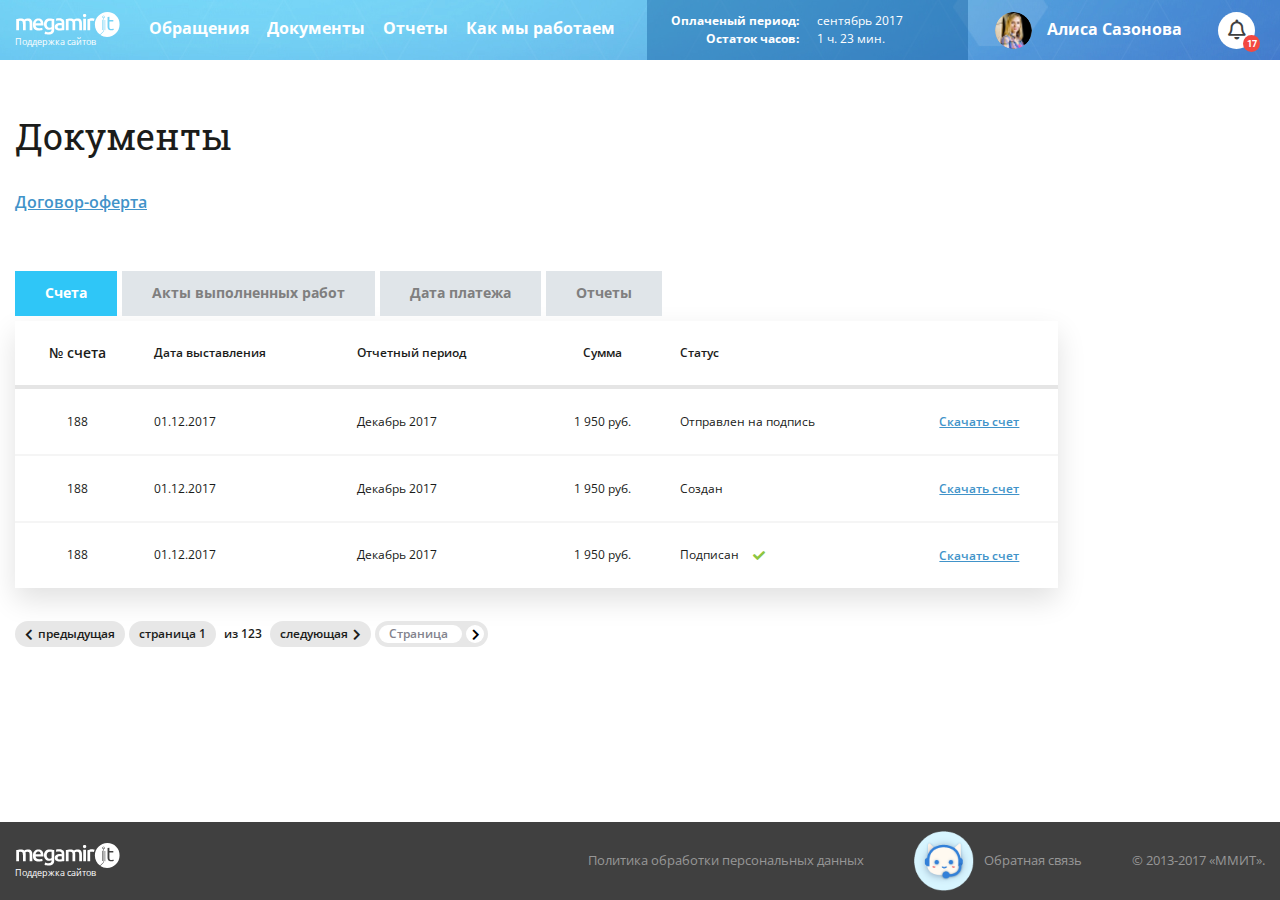
<file: documents.html>
<!DOCTYPE html>
<html lang="ru">
<head>
    <meta charset="utf-8">
    <meta http-equiv="x-ua-compatible" content="ie=edge">
    <meta name="viewport" content="width=1280">
    <title>MegaMirIt Тикетная система</title>
    <link href="https://fonts.googleapis.com/css?family=Open+Sans:300,300i,400,400i,600,700|Roboto+Slab:300,400,700&amp;subset=cyrillic"
          rel="stylesheet">
    <link href="app/css/animate.css" rel="stylesheet">
    <link href="app/css/magnific-popup.css" rel="stylesheet">
    <link href="app/css/font-awesome.min.css" rel="stylesheet">
    <link href="app/css/gray.min.css" rel="stylesheet">
    <link href="app/css/slick.css" rel="stylesheet">
    <link href="app/css/tooltipster.bundle.css" rel="stylesheet">
    <link href="app/css/select2.css" rel="stylesheet">
    <link href="app/css/datepicker.min.css" rel="stylesheet">
    <link href="https://use.fontawesome.com/releases/v5.0.6/css/all.css" rel="stylesheet">
    <link href="app/main.css" rel="stylesheet">
    <link rel="icon" type="image/png" href="/favicon.png"/>
</head>
<body>
<header class="header hedaer-main">
    <div class="template-wrapper header__wrapper">
        <div class="header__col">
            <a href="/" class="main-logo">
                <svg class="main-logo__svg" version="1.1" id="Слой_1" xmlns="http://www.w3.org/2000/svg" xmlns:xlink="http://www.w3.org/1999/xlink" x="0px" y="0px"
         viewBox="0 0 106 25.6" style="enable-background:new 0 0 106 25.6;" xml:space="preserve">
    <style type="text/css">
        .st0 {
            fill: #FFFFFF;
        }
    </style>
    <path class="st0" d="M6.8,12.5c0-1.3-0.2-2.2-0.4-2.7C6,9.2,5.5,8.9,4.6,8.9c-0.3,0-0.7,0-1,0C3.2,9,2.9,9.1,2.8,9.1v9.7H0V7.2
        C0.6,7,1.2,6.9,2.1,6.8C3,6.6,3.9,6.6,4.8,6.6c0.9,0,1.5,0.1,2,0.3s0.9,0.5,1.3,0.9c0.2-0.1,0.4-0.3,0.7-0.4C9.2,7.2,9.4,7.1,9.8,7
        c0.3-0.1,0.7-0.2,1-0.3c0.3-0.1,0.7-0.1,1.1-0.1c0.9,0,1.7,0.1,2.3,0.4c0.6,0.3,1.1,0.7,1.4,1.1c0.3,0.5,0.6,1.1,0.7,1.7
        c0.1,0.7,0.2,1.4,0.2,2.2v6.8h-2.8v-6.3c0-1.3-0.2-2.2-0.4-2.7c-0.3-0.6-0.9-0.9-1.8-0.9c-0.4,0-0.9,0-1.3,0.2
        C9.9,9.2,9.5,9.4,9.4,9.5c0.1,0.4,0.2,0.8,0.3,1.2c0,0.4,0,0.9,0,1.4v6.6H6.9v-6.3H6.8z M17.1,12.9c0-1.1,0.2-2,0.4-2.8
        c0.3-0.8,0.7-1.4,1.3-2c0.5-0.6,1.1-0.9,1.8-1.1c0.7-0.3,1.4-0.4,2-0.4c1.7,0,2.9,0.5,3.9,1.5c0.9,1,1.4,2.6,1.4,4.6v0.5
        c0,0.2,0,0.4,0,0.5h-8c0,0.9,0.4,1.7,1,2.2c0.6,0.6,1.5,0.8,2.6,0.8c0.7,0,1.3,0,1.8-0.2c0.6-0.1,1-0.3,1.3-0.4l0.4,2.3
        c-0.2,0-0.4,0.2-0.6,0.2c-0.3,0.1-0.6,0.2-0.9,0.2c-0.3,0-0.7,0.1-1.1,0.2s-0.8,0-1.2,0c-1.1,0-2-0.2-2.8-0.4
        c-0.8-0.3-1.4-0.8-2-1.3s-0.9-1.2-1.1-2C17.2,14.6,17.1,13.8,17.1,12.9z M25.1,11.6c0-0.4,0-0.7-0.2-1.1c-0.1-0.3-0.3-0.7-0.4-0.9
        c-0.2-0.3-0.4-0.4-0.8-0.6c-0.3-0.2-0.7-0.2-1.1-0.2c-0.4,0-0.8,0-1.1,0.2c-0.3,0.2-0.6,0.4-0.9,0.6c-0.2,0.3-0.4,0.6-0.5,0.9
        c-0.1,0.3-0.2,0.7-0.3,1.1L25.1,11.6L25.1,11.6L25.1,11.6z M38.9,17.6c0,1.9-0.5,3.3-1.4,4.2c-1,0.9-2.4,1.3-4.4,1.3
        c-0.7,0-1.4,0-2.2-0.2c-0.7-0.1-1.3-0.3-1.9-0.5l0.5-2.4c0.5,0.2,1,0.3,1.6,0.5c0.6,0.1,1.3,0.2,2,0.2c1.1,0,1.9-0.2,2.4-0.7
        c0.5-0.5,0.7-1.1,0.7-2v-0.4c-0.3,0.2-0.6,0.3-1.1,0.4c-0.4,0.1-0.9,0.2-1.5,0.2c-0.8,0-1.4-0.1-2.1-0.4c-0.6-0.2-1.1-0.6-1.6-1.1
        c-0.4-0.5-0.8-1.1-1.1-1.8s-0.4-1.5-0.4-2.4s0.1-1.7,0.4-2.4c0.3-0.7,0.7-1.4,1.1-1.9C30.4,7.8,31,7.3,31.8,7
        c0.7-0.3,1.5-0.4,2.5-0.4c0.9,0,1.8,0,2.6,0.2c0.9,0.1,1.5,0.3,2,0.4L38.9,17.6L38.9,17.6L38.9,17.6z M31.2,12.5
        c0,1.1,0.3,2,0.8,2.6c0.5,0.6,1.1,0.9,2,0.9c0.4,0,0.9,0,1.3-0.2c0.4-0.1,0.7-0.3,0.9-0.4V9c-0.2,0-0.4-0.1-0.7-0.1
        c-0.3,0-0.7,0-1.1,0c-1,0-1.8,0.3-2.3,1C31.5,10.5,31.2,11.4,31.2,12.5z M44.4,6.5c0.9,0,1.7,0.1,2.3,0.3c0.6,0.2,1.1,0.6,1.5,0.9
        c0.4,0.4,0.7,0.9,0.8,1.5c0.2,0.6,0.2,1.2,0.2,2v7.2c-0.4,0.1-1.1,0.2-2,0.3c-0.9,0.1-1.8,0.2-2.9,0.2c-0.7,0-1.4,0-2-0.2
        c-0.6-0.1-1.1-0.3-1.5-0.7c-0.4-0.3-0.8-0.7-1-1.2c-0.2-0.5-0.3-1.1-0.3-1.8c0-0.7,0.1-1.3,0.4-1.7c0.3-0.5,0.6-0.9,1.1-1.1
        c0.4-0.3,1-0.5,1.6-0.7c0.6-0.1,1.2-0.2,1.9-0.2c0.3,0,0.6,0,0.9,0c0.3,0,0.7,0.1,1.1,0.2v-0.4c0-0.3,0-0.6-0.1-0.9
        c0-0.3-0.2-0.6-0.4-0.8c-0.2-0.2-0.4-0.4-0.8-0.5c-0.3-0.1-0.7-0.2-1.1-0.2c-0.7,0-1.2,0-1.8,0.1c-0.6,0.1-1,0.2-1.3,0.3l-0.3-2.3
        c0.3-0.1,0.9-0.2,1.5-0.4C42.9,6.6,43.6,6.5,44.4,6.5z M44.6,16.8c0.9,0,1.5,0,2-0.1v-3c-0.2,0-0.4-0.1-0.7-0.1c-0.3,0-0.6,0-0.9,0
        c-0.3,0-0.6,0-0.9,0c-0.3,0-0.6,0.1-0.9,0.3c-0.3,0.1-0.4,0.3-0.6,0.5c-0.2,0.2-0.2,0.5-0.2,0.9c0,0.7,0.2,1.1,0.6,1.4
        C43.4,16.7,43.9,16.8,44.6,16.8z"/>
    <path class="st0" d="M57.7,12.5c0-1.3-0.2-2.2-0.4-2.7c-0.3-0.6-0.9-0.9-1.8-0.9c-0.3,0-0.7,0-1,0c-0.4,0-0.7,0.1-0.9,0.1v9.7h-2.8
        V7.2c0.6-0.2,1.2-0.3,2.1-0.4c0.9-0.1,1.8-0.2,2.7-0.2c0.9,0,1.5,0.1,2,0.3c0.6,0.2,0.9,0.5,1.3,0.9c0.2-0.1,0.4-0.3,0.7-0.4
        C60,7.2,60.3,7.1,60.6,7c0.3-0.1,0.7-0.2,1-0.3c0.3-0.1,0.7-0.1,1.1-0.1c0.9,0,1.7,0.1,2.3,0.4c0.6,0.3,1.1,0.7,1.4,1.1
        c0.3,0.5,0.6,1.1,0.7,1.7c0.1,0.7,0.2,1.4,0.2,2.2v6.8h-2.8v-6.3c0-1.3-0.2-2.2-0.4-2.7c-0.3-0.6-0.9-0.9-1.8-0.9
        c-0.4,0-0.9,0-1.3,0.2c-0.4,0.2-0.7,0.3-0.9,0.4c0.1,0.4,0.2,0.8,0.3,1.2c0,0.4,0,0.9,0,1.4v6.6h-2.8v-6.3H57.7z M71.7,3.7
        c0,0.5-0.2,0.9-0.5,1.2c-0.3,0.3-0.7,0.4-1.2,0.4c-0.5,0-0.9-0.2-1.2-0.4c-0.3-0.3-0.5-0.7-0.5-1.2c0-0.6,0.2-0.9,0.5-1.3
        C69.1,2.1,69.5,2,70,2c0.4,0,0.9,0.2,1.2,0.4C71.5,2.8,71.7,3.2,71.7,3.7z M68.6,6.8h2.8v12h-2.8V6.8z M79.5,9.2
        c-0.2,0-0.3,0-0.7-0.2c-0.4,0-0.9-0.1-1.4-0.1c-0.3,0-0.6,0-1,0.1c-0.3,0-0.6,0.1-0.7,0.2v9.6h-2.8V7.4c0.6-0.2,1.2-0.4,2-0.6
        c0.8-0.2,1.7-0.3,2.6-0.3c0.2,0,0.4,0,0.7,0c0.2,0,0.5,0,0.7,0.1c0.2,0.1,0.5,0.1,0.7,0.1c0.2,0,0.4,0.1,0.6,0.2L79.5,9.2z"/>
    <path class="st0" d="M90.3,5c0-0.4-0.3-0.8-0.7-0.8S88.8,4.6,88.8,5c0,0.4,0.3,0.7,0.8,0.7C89.9,5.7,90.3,5.5,90.3,5z"/>
    <path class="st0" d="M93.3,0c-7.1,0-12.8,5.7-12.8,12.8c0,4.3,2.1,8,5.3,10.3l3.4-3.4V6.9c0-0.4-0.1-0.6-0.4-0.7
        c-0.4-0.2-0.7-0.7-0.7-1.1c0-0.7,0.6-1.3,1.3-1.3s1.3,0.6,1.3,1.3c0,0.5-0.3,0.9-0.7,1.1c-0.2,0.1-0.4,0.3-0.4,0.6V20l0,0l-3.5,3.5
        c2,1.3,4.4,2,6.9,2c7.1,0,12.8-5.7,12.8-12.8C106.1,5.7,100.4,0,93.3,0z M88.6,8v10.5H88V8H88.6z M91.1,18.6h-0.6V8.1h0.6V18.6z
         M98.8,18.6c-0.5,0.2-1,0.2-1.6,0.2c-0.7,0-1.3-0.1-1.8-0.3c-0.4-0.2-0.9-0.4-1.1-0.9c-0.3-0.4-0.5-0.9-0.6-1.3
        c-0.1-0.6-0.2-1.1-0.2-1.8V5.2l1.9-0.3v3.3h4v1.6h-4v4.9c0,0.6,0,0.9,0.1,1.3c0,0.3,0.2,0.6,0.4,0.9c0.2,0.2,0.4,0.3,0.6,0.4
        c0.2,0,0.6,0.1,0.9,0.1c0.6,0,1,0,1.4-0.2c0.3-0.1,0.6-0.2,0.7-0.3l0.4,1.5C99.7,18.4,99.3,18.4,98.8,18.6z"/>
    </svg>
                <span class="main-logo__text">
                                Поддержка сайтов
                            </span>
            </a>
            <nav class="main-nav">
                <ul class="main-nav__list">
                    <li class="main-nav__item">
                        <a href="#">
                            Обращения
                        </a>
                    </li>
                    <li class="main-nav__item">
                        <a href="#">
                            Документы
                        </a>
                    </li>
                    <li class="main-nav__item">
                        <a href="#">
                            Отчеты
                        </a>
                    </li>
                    <li class="main-nav__item">
                        <a href="#">
                            Как мы работаем
                        </a>
                    </li>
                </ul>
            </nav>
        </div>
        <div class="header__col">
            <div class="header__information">
                <div class="header__information-item">
                        <span class="header__information-title">
                            Оплаченый период:
                        </span>
                    <span class="header__information-text">сентябрь 2017</span>
                </div>
                <div class="header__information-item">
                        <span class="header__information-title">
                            Остаток часов:
                        </span>
                    <span class="header__information-text">1 ч. 23 мин.</span>
                </div>
                <div class="submenu submenu_flex">
                    <div class="header__information-item submenu__item">
                        <span class="header__information-title header__information-title_left">
                            Остаток:
                        </span>
                    </div>
                    <div class="header__information-item submenu__item">
                        <span class="header__information-title">
                            Обслуживание:
                        </span>
                        <span class="header__information-text header__information-text_bold">3 ч.</span>
                    </div>
                    <div class="header__information-item submenu__item">
                        <span class="header__information-title">
                            Доработки:
                        </span>
                        <span class="header__information-text header__information-text_bold">30 мин.</span>
                    </div>
                </div>
            </div>
            <div class="user-information">
                <a href="#">
                    <img class="user-information__img" src="images/avatar.png" alt="avatar">
                    Алиса Сазонова
                </a>
                <div class="submenu sign-in">
                    <div class="sign-in__title">Личный кабинет</div>
                    <div class="sign-in__item sign-in__settings">
                        <a href="#">Настройки</a>
                    </div>
                    <div class="sign-in__item sign-in__escape">
                        <a href="#">Выйти</a>
                    </div>
                </div>
            </div>
            <div class="notice">
                <div class="notice__logo">
                    <i class="far fa-bell"></i>
                    <div class="notice__new-notice">
                        17
                    </div>
                </div>
            </div>
        </div>
    </div>
</header>
<main class="main-block">
    <div class="template-wrapper">
        <h1>Документы</h1>
        <a href="#" class="blue-link offer-link" target="_blank">Договор-оферта</a>
        <div class="tabbed document-tabs">
            <ul class="client-card__tabs-list">
                <li class="client-card__tabs-item">
                    <a href="#section1">
                        Счета
                    </a>
                </li>
                <li class="client-card__tabs-item">
                    <a href="#section2">
                        Акты выполненных работ
                    </a>
                </li>
                <li class="client-card__tabs-item">
                    <a href="#section3">
                        Дата платежа
                    </a>
                </li>
                <li class="client-card__tabs-item">
                    <a href="#section4">
                        Отчеты
                    </a>
                </li>
            </ul>
            <section id="section1" class="client-card_not-box-shadow client-card__tab-section bills client-card__tab-section_no-padding">
                <table class="ticket-table">
                        <thead>
                        <tr>
                            <td>
                                № счета
                            </td>
                            <td class="ticket-table_align-left">
                                Дата выставления
                            </td>
                            <td class="ticket-table_align-left">
                                Отчетный период
                            </td>
                            <td>
                                Сумма
                            </td>
                            <td class="ticket-table_align-left">
                                Статус
                            </td>
                            <td>
                            </td>
                        </tr>
                        </thead>
                        <tbody>
                            <tr>
                                <td class="bills__number">
                                    188
                                </td>
                                <td class="bills__date ticket-table_align-left">
                                    01.12.2017
                                </td>
                                <td class="bills__year ticket-table_align-left">
                                    Декабрь 2017
                                </td>
                                <td class="bills__price">
                                    1 950 руб.
                                </td>
                                <td class="bills__status ticket-table_align-left">
                                    Отправлен на подпись
                                </td>
                                <td class="bills__download">
                                    <a href="#" download class="blue-link" target="_blank">
                                        Скачать счет
                                    </a>
                                </td>
                            </tr>
                            <tr>
                                <td class="bills__number">
                                    188
                                </td>
                                <td class="bills__date ticket-table_align-left">
                                    01.12.2017
                                </td>
                                <td class="bills__year ticket-table_align-left">
                                    Декабрь 2017
                                </td>
                                <td class="bills__price">
                                    1 950 руб.
                                </td>
                                <td class="bills__status ticket-table_align-left">
                                    Создан
                                </td>
                                <td class="bills__download">
                                    <a href="#" class="blue-link" target="_blank">
                                        Скачать счет
                                    </a>
                                </td>
                            </tr>
                            <tr>
                                <td class="bills__number">
                                    188
                                </td>
                                <td class="bills__date ticket-table_align-left">
                                    01.12.2017
                                </td>
                                <td class="bills__year ticket-table_align-left">
                                    Декабрь 2017
                                </td>
                                <td class="bills__price">
                                    1 950 руб.
                                </td>
                                <td class="bills__status ticket-table_align-left">
                                    Подписан <i class="fas bills__check fa-check"></i>
                                </td>
                                <td class="bills__download">
                                    <a href="#" class="blue-link" target="_blank">
                                        Скачать счет
                                    </a>
                                </td>
                            </tr>
                        </tbody>
                    </table>
                <div class="pagination">
                    <a href="#" class="pagination__button pagination__button-prev">
                        <i class="fas fa-chevron-left"></i> предыдущая
                    </a>
                    <div class="pagination__button pagination__button_not-link">
                        страница 1
                    </div>
                    <span>
                из 123
            </span>
                    <a href="#" class="pagination__button pagination__button-next">
                        следующая
                        <i class="fas fa-chevron-right"></i>
                    </a>
                    <form action="#" method="post" class="pagination__button pagination__form">
                        <input type="text" placeholder="Страница">
                        <button type="submit">
                            <i class="fas fa-chevron-right"></i>
                        </button>
                    </form>
                </div>
            </section>
            <section id="section2" class="client-card_not-box-shadow client-card__tab-section acts client-card__tab-section_no-padding">
                <table class="ticket-table">
                    <thead>
                    <tr>
                        <td>
                            № счета
                        </td>
                        <td class="ticket-table_align-left">
                            Дата выставления
                        </td>
                        <td class="ticket-table_align-left">
                            Отчетный период
                        </td>
                        <td>
                            Сумма
                        </td>
                        <td class="ticket-table_align-left">
                            Статус
                        </td>
                        <td>
                        </td>
                    </tr>
                    </thead>
                    <tbody>
                    <tr>
                        <td class="acts__number">
                            188
                        </td>
                        <td class="acts__date ticket-table_align-left">
                            01.12.2017
                        </td>
                        <td class="acts__year ticket-table_align-left">
                            Декабрь 2017
                        </td>
                        <td class="acts__price">
                            1 950 руб.
                        </td>
                        <td class="acts__status ticket-table_align-left">
                            Отправлен на подпись
                        </td>
                        <td class="acts__download">
                            <a href="#" class="blue-link" target="_blank">
                                Скачать акт
                            </a>
                        </td>
                    </tr>
                    <tr>
                        <td class="acts__number">
                            188
                        </td>
                        <td class="acts__date ticket-table_align-left">
                            01.12.2017
                        </td>
                        <td class="acts__year ticket-table_align-left">
                            Декабрь 2017
                        </td>
                        <td class="acts__price">
                            1 950 руб.
                        </td>
                        <td class="acts__status ticket-table_align-left">
                            Создан
                        </td>
                        <td class="acts__download">
                            <a href="#" class="blue-link" target="_blank">
                                Скачать акт
                            </a>
                        </td>
                    </tr>
                    <tr>
                        <td class="acts__number">
                            188
                        </td>
                        <td class="acts__date ticket-table_align-left">
                            01.12.2017
                        </td>
                        <td class="acts__year ticket-table_align-left">
                            Декабрь 2017
                        </td>
                        <td class="acts__price">
                            1 950 руб.
                        </td>
                        <td class="acts__status ticket-table_align-left">
                            Подписан <i class="fas bills__check fa-check"></i>
                        </td>
                        <td class="acts__download">
                            <a href="#" class="blue-link" target="_blank">
                                Скачать акт
                            </a>
                        </td>
                    </tr>
                    </tbody>
                </table>
                <div class="pagination">
                    <a href="#" class="pagination__button pagination__button-prev">
                        <i class="fas fa-chevron-left"></i> предыдущая
                    </a>
                    <div class="pagination__button pagination__button_not-link">
                        страница 1
                    </div>
                    <span>
                из 123
            </span>
                    <a href="#" class="pagination__button pagination__button-next">
                        следующая
                        <i class="fas fa-chevron-right"></i>
                    </a>
                    <form action="#" method="post" class="pagination__button pagination__form">
                        <input type="text" placeholder="Страница">
                        <button type="submit">
                            <i class="fas fa-chevron-right"></i>
                        </button>
                    </form>
                </div>
            </section>
            <section id="section3" class="client-card_not-box-shadow client-card__tab-section pay client-card__tab-section_no-padding">
                <table class="ticket-table">
                    <thead>
                    <tr>
                        <td>
                            Дата платежа
                        </td>
                        <td>
                            Сумма
                        </td>
                        <td class="ticket-table_align-left">
                            Назначение платежа
                        </td>
                    </tr>
                    </thead>
                    <tbody>
                    <tr>
                        <td class="pay__date">
                            01.12.2017
                        </td>
                        <td class="pay__amount">
                            1 950 руб.
                        </td>
                        <td class="bills__year ticket-table_align-left">
                            <a href="#" class="blue-link">
                                Оплата тарифа
                            </a>
                        </td>
                    </tr>
                    <tr>
                        <td class="pay__date">
                            01.12.2017
                        </td>
                        <td class="pay__amount">
                            1 950 руб.
                        </td>
                        <td class="bills__year ticket-table_align-left">
                            <a href="#" class="blue-link">
                                Оплата тарифа
                            </a>
                        </td>
                    </tr>
                    <tr>
                        <td class="pay__date">
                            01.12.2017
                        </td>
                        <td class="pay__amount">
                            1 950 руб.
                        </td>
                        <td class="bills__year ticket-table_align-left">
                            <a href="#" class="blue-link">
                                Оплата дополнительных часов
                            </a>
                        </td>
                    </tr>
                    </tbody>
                </table>
                <div class="pagination">
                    <a href="#" class="pagination__button pagination__button-prev">
                        <i class="fas fa-chevron-left"></i> предыдущая
                    </a>
                    <div class="pagination__button pagination__button_not-link">
                        страница 1
                    </div>
                    <span>
                из 123
            </span>
                    <a href="#" class="pagination__button pagination__button-next">
                        следующая
                        <i class="fas fa-chevron-right"></i>
                    </a>
                    <form action="#" method="post" class="pagination__button pagination__form">
                        <input type="text" placeholder="Страница">
                        <button type="submit">
                            <i class="fas fa-chevron-right"></i>
                        </button>
                    </form>
                </div>
            </section>
            <section id="section4" class="client-card_not-box-shadow client-card__tab-section report client-card__tab-section_no-padding">
                <table class="ticket-table">
                    <thead>
                    <tr>
                        <td>
                            Отчетный период
                        </td>
                        <td>

                        </td>
                    </tr>
                    </thead>
                    <tbody>
                    <tr>
                        <td class="report__date">
                            Апрель 2018
                        </td>
                        <td class="report__show">
                            <a href="#" class="blue-link" target="_blank">
                                Смотреть отчет
                            </a>
                        </td>
                    </tr>
                    <tr>
                        <td class="report__date">
                            Май 2018
                        </td>
                        <td class="report__show">
                            <a href="#" class="blue-link" target="_blank">
                                Смотреть отчет
                            </a>
                        </td>
                    </tr>
                    </tbody>
                </table>
                <div class="pagination">
                    <a href="#" class="pagination__button pagination__button-prev">
                        <i class="fas fa-chevron-left"></i> предыдущая
                    </a>
                    <div class="pagination__button pagination__button_not-link">
                        страница 1
                    </div>
                    <span>
                из 123
            </span>
                    <a href="#" class="pagination__button pagination__button-next">
                        следующая
                        <i class="fas fa-chevron-right"></i>
                    </a>
                    <form action="#" method="post" class="pagination__button pagination__form">
                        <input type="text" placeholder="Страница">
                        <button type="submit">
                            <i class="fas fa-chevron-right"></i>
                        </button>
                    </form>
                </div>
            </section>
        </div>
    </div>
</main>
<footer class="main-footer">
    <div class="template-wrapper main-footer__wrapper">
        <div class="main-footer__col">
            <a href="/" class="main-logo">
                <svg class="main-logo__svg" version="1.1" id="Слой_1" xmlns="http://www.w3.org/2000/svg" xmlns:xlink="http://www.w3.org/1999/xlink" x="0px" y="0px" viewBox="0 0 106 25.6" style="enable-background:new 0 0 106 25.6;" xml:space="preserve">
                <style type="text/css">
        .st0 {
            fill: #FFFFFF;
        }
    </style>
                <path class="st0" d="M6.8,12.5c0-1.3-0.2-2.2-0.4-2.7C6,9.2,5.5,8.9,4.6,8.9c-0.3,0-0.7,0-1,0C3.2,9,2.9,9.1,2.8,9.1v9.7H0V7.2
                    C0.6,7,1.2,6.9,2.1,6.8C3,6.6,3.9,6.6,4.8,6.6c0.9,0,1.5,0.1,2,0.3s0.9,0.5,1.3,0.9c0.2-0.1,0.4-0.3,0.7-0.4C9.2,7.2,9.4,7.1,9.8,7
                    c0.3-0.1,0.7-0.2,1-0.3c0.3-0.1,0.7-0.1,1.1-0.1c0.9,0,1.7,0.1,2.3,0.4c0.6,0.3,1.1,0.7,1.4,1.1c0.3,0.5,0.6,1.1,0.7,1.7
                    c0.1,0.7,0.2,1.4,0.2,2.2v6.8h-2.8v-6.3c0-1.3-0.2-2.2-0.4-2.7c-0.3-0.6-0.9-0.9-1.8-0.9c-0.4,0-0.9,0-1.3,0.2
                    C9.9,9.2,9.5,9.4,9.4,9.5c0.1,0.4,0.2,0.8,0.3,1.2c0,0.4,0,0.9,0,1.4v6.6H6.9v-6.3H6.8z M17.1,12.9c0-1.1,0.2-2,0.4-2.8
                    c0.3-0.8,0.7-1.4,1.3-2c0.5-0.6,1.1-0.9,1.8-1.1c0.7-0.3,1.4-0.4,2-0.4c1.7,0,2.9,0.5,3.9,1.5c0.9,1,1.4,2.6,1.4,4.6v0.5
                    c0,0.2,0,0.4,0,0.5h-8c0,0.9,0.4,1.7,1,2.2c0.6,0.6,1.5,0.8,2.6,0.8c0.7,0,1.3,0,1.8-0.2c0.6-0.1,1-0.3,1.3-0.4l0.4,2.3
                    c-0.2,0-0.4,0.2-0.6,0.2c-0.3,0.1-0.6,0.2-0.9,0.2c-0.3,0-0.7,0.1-1.1,0.2s-0.8,0-1.2,0c-1.1,0-2-0.2-2.8-0.4
                    c-0.8-0.3-1.4-0.8-2-1.3s-0.9-1.2-1.1-2C17.2,14.6,17.1,13.8,17.1,12.9z M25.1,11.6c0-0.4,0-0.7-0.2-1.1c-0.1-0.3-0.3-0.7-0.4-0.9
                    c-0.2-0.3-0.4-0.4-0.8-0.6c-0.3-0.2-0.7-0.2-1.1-0.2c-0.4,0-0.8,0-1.1,0.2c-0.3,0.2-0.6,0.4-0.9,0.6c-0.2,0.3-0.4,0.6-0.5,0.9
                    c-0.1,0.3-0.2,0.7-0.3,1.1L25.1,11.6L25.1,11.6L25.1,11.6z M38.9,17.6c0,1.9-0.5,3.3-1.4,4.2c-1,0.9-2.4,1.3-4.4,1.3
                    c-0.7,0-1.4,0-2.2-0.2c-0.7-0.1-1.3-0.3-1.9-0.5l0.5-2.4c0.5,0.2,1,0.3,1.6,0.5c0.6,0.1,1.3,0.2,2,0.2c1.1,0,1.9-0.2,2.4-0.7
                    c0.5-0.5,0.7-1.1,0.7-2v-0.4c-0.3,0.2-0.6,0.3-1.1,0.4c-0.4,0.1-0.9,0.2-1.5,0.2c-0.8,0-1.4-0.1-2.1-0.4c-0.6-0.2-1.1-0.6-1.6-1.1
                    c-0.4-0.5-0.8-1.1-1.1-1.8s-0.4-1.5-0.4-2.4s0.1-1.7,0.4-2.4c0.3-0.7,0.7-1.4,1.1-1.9C30.4,7.8,31,7.3,31.8,7
                    c0.7-0.3,1.5-0.4,2.5-0.4c0.9,0,1.8,0,2.6,0.2c0.9,0.1,1.5,0.3,2,0.4L38.9,17.6L38.9,17.6L38.9,17.6z M31.2,12.5
                    c0,1.1,0.3,2,0.8,2.6c0.5,0.6,1.1,0.9,2,0.9c0.4,0,0.9,0,1.3-0.2c0.4-0.1,0.7-0.3,0.9-0.4V9c-0.2,0-0.4-0.1-0.7-0.1
                    c-0.3,0-0.7,0-1.1,0c-1,0-1.8,0.3-2.3,1C31.5,10.5,31.2,11.4,31.2,12.5z M44.4,6.5c0.9,0,1.7,0.1,2.3,0.3c0.6,0.2,1.1,0.6,1.5,0.9
                    c0.4,0.4,0.7,0.9,0.8,1.5c0.2,0.6,0.2,1.2,0.2,2v7.2c-0.4,0.1-1.1,0.2-2,0.3c-0.9,0.1-1.8,0.2-2.9,0.2c-0.7,0-1.4,0-2-0.2
                    c-0.6-0.1-1.1-0.3-1.5-0.7c-0.4-0.3-0.8-0.7-1-1.2c-0.2-0.5-0.3-1.1-0.3-1.8c0-0.7,0.1-1.3,0.4-1.7c0.3-0.5,0.6-0.9,1.1-1.1
                    c0.4-0.3,1-0.5,1.6-0.7c0.6-0.1,1.2-0.2,1.9-0.2c0.3,0,0.6,0,0.9,0c0.3,0,0.7,0.1,1.1,0.2v-0.4c0-0.3,0-0.6-0.1-0.9
                    c0-0.3-0.2-0.6-0.4-0.8c-0.2-0.2-0.4-0.4-0.8-0.5c-0.3-0.1-0.7-0.2-1.1-0.2c-0.7,0-1.2,0-1.8,0.1c-0.6,0.1-1,0.2-1.3,0.3l-0.3-2.3
                    c0.3-0.1,0.9-0.2,1.5-0.4C42.9,6.6,43.6,6.5,44.4,6.5z M44.6,16.8c0.9,0,1.5,0,2-0.1v-3c-0.2,0-0.4-0.1-0.7-0.1c-0.3,0-0.6,0-0.9,0
                    c-0.3,0-0.6,0-0.9,0c-0.3,0-0.6,0.1-0.9,0.3c-0.3,0.1-0.4,0.3-0.6,0.5c-0.2,0.2-0.2,0.5-0.2,0.9c0,0.7,0.2,1.1,0.6,1.4
                    C43.4,16.7,43.9,16.8,44.6,16.8z"></path>
                <path class="st0" d="M57.7,12.5c0-1.3-0.2-2.2-0.4-2.7c-0.3-0.6-0.9-0.9-1.8-0.9c-0.3,0-0.7,0-1,0c-0.4,0-0.7,0.1-0.9,0.1v9.7h-2.8
                    V7.2c0.6-0.2,1.2-0.3,2.1-0.4c0.9-0.1,1.8-0.2,2.7-0.2c0.9,0,1.5,0.1,2,0.3c0.6,0.2,0.9,0.5,1.3,0.9c0.2-0.1,0.4-0.3,0.7-0.4
                    C60,7.2,60.3,7.1,60.6,7c0.3-0.1,0.7-0.2,1-0.3c0.3-0.1,0.7-0.1,1.1-0.1c0.9,0,1.7,0.1,2.3,0.4c0.6,0.3,1.1,0.7,1.4,1.1
                    c0.3,0.5,0.6,1.1,0.7,1.7c0.1,0.7,0.2,1.4,0.2,2.2v6.8h-2.8v-6.3c0-1.3-0.2-2.2-0.4-2.7c-0.3-0.6-0.9-0.9-1.8-0.9
                    c-0.4,0-0.9,0-1.3,0.2c-0.4,0.2-0.7,0.3-0.9,0.4c0.1,0.4,0.2,0.8,0.3,1.2c0,0.4,0,0.9,0,1.4v6.6h-2.8v-6.3H57.7z M71.7,3.7
                    c0,0.5-0.2,0.9-0.5,1.2c-0.3,0.3-0.7,0.4-1.2,0.4c-0.5,0-0.9-0.2-1.2-0.4c-0.3-0.3-0.5-0.7-0.5-1.2c0-0.6,0.2-0.9,0.5-1.3
                    C69.1,2.1,69.5,2,70,2c0.4,0,0.9,0.2,1.2,0.4C71.5,2.8,71.7,3.2,71.7,3.7z M68.6,6.8h2.8v12h-2.8V6.8z M79.5,9.2
                    c-0.2,0-0.3,0-0.7-0.2c-0.4,0-0.9-0.1-1.4-0.1c-0.3,0-0.6,0-1,0.1c-0.3,0-0.6,0.1-0.7,0.2v9.6h-2.8V7.4c0.6-0.2,1.2-0.4,2-0.6
                    c0.8-0.2,1.7-0.3,2.6-0.3c0.2,0,0.4,0,0.7,0c0.2,0,0.5,0,0.7,0.1c0.2,0.1,0.5,0.1,0.7,0.1c0.2,0,0.4,0.1,0.6,0.2L79.5,9.2z"></path>
                <path class="st0" d="M90.3,5c0-0.4-0.3-0.8-0.7-0.8S88.8,4.6,88.8,5c0,0.4,0.3,0.7,0.8,0.7C89.9,5.7,90.3,5.5,90.3,5z"></path>
                <path class="st0" d="M93.3,0c-7.1,0-12.8,5.7-12.8,12.8c0,4.3,2.1,8,5.3,10.3l3.4-3.4V6.9c0-0.4-0.1-0.6-0.4-0.7
                    c-0.4-0.2-0.7-0.7-0.7-1.1c0-0.7,0.6-1.3,1.3-1.3s1.3,0.6,1.3,1.3c0,0.5-0.3,0.9-0.7,1.1c-0.2,0.1-0.4,0.3-0.4,0.6V20l0,0l-3.5,3.5
                    c2,1.3,4.4,2,6.9,2c7.1,0,12.8-5.7,12.8-12.8C106.1,5.7,100.4,0,93.3,0z M88.6,8v10.5H88V8H88.6z M91.1,18.6h-0.6V8.1h0.6V18.6z
                     M98.8,18.6c-0.5,0.2-1,0.2-1.6,0.2c-0.7,0-1.3-0.1-1.8-0.3c-0.4-0.2-0.9-0.4-1.1-0.9c-0.3-0.4-0.5-0.9-0.6-1.3
                    c-0.1-0.6-0.2-1.1-0.2-1.8V5.2l1.9-0.3v3.3h4v1.6h-4v4.9c0,0.6,0,0.9,0.1,1.3c0,0.3,0.2,0.6,0.4,0.9c0.2,0.2,0.4,0.3,0.6,0.4
                    c0.2,0,0.6,0.1,0.9,0.1c0.6,0,1,0,1.4-0.2c0.3-0.1,0.6-0.2,0.7-0.3l0.4,1.5C99.7,18.4,99.3,18.4,98.8,18.6z"></path>
            </svg>
                <span class="main-logo__text">
                Поддержка сайтов
            </span>
            </a>
        </div>
        <div class="main-footer__col copyrighted">
            <a href="#">
                Политика обработки персональных данных
            </a>
            <a class="callback-link" href="#callback-modal">
                <span class="callback-link__icon">
                    <img src="images/callback-cat2.png" alt="cat">
                    <img src="images/callback-cat1.png" alt="cat">
                </span>
                Обратная связь
            </a>
            <span>
                &copy; 2013-2017 «ММИТ».
            </span>
        </div>
    </div>
    <div class="callback mfp-hide modal-popup" id="callback-modal">
        <div class="modal-popup__title">
            Обратная связь
        </div>
        <form action="#" class="callback-form">
            <div class="form-item">
                <label for="callback-name" class="form-label form-label_popup-form">Имя</label>
                <input required type="text" placeholder="Ваше имя" name="form_text_3" id="callback-name">
            </div>
            <div class="form-item">
                <label for="callback-phone" class="form-label form-label_popup-form">Телефон</label>
                <input required type="text" class="input-phone" placeholder="Ваш телефон" name="form_text_4" id="callback-phone">
            </div>
            <div class="form-item">
                <label for="callback-text" class="form-label form-label_popup-form">Комментарий</label>
                <textarea id="callback-text" class="callback__comment" required name="form_textarea_5"></textarea>
            </div>
            <div class="form-item custom-checkbox">
                <input type="checkbox" name="personal_agreement" required id="callback-agreement">
                <label class="form-label" for="callback-agreement">
                    Согласен на обработку персональных данных <a href="/soglashenie.pdf" target="_blank">(соглашение)</a>
                </label>
            </div>
            <div class="form-item__bottom">
                <button type="submit" class="button button-green button-small">
                    Связаться со мной
                </button>
            </div>
        </form>
    </div>
</footer>
<div class="preloder">
    <svg class="lds-bluecat" width="150" height="150" xmlns="http://www.w3.org/2000/svg" xmlns:xlink="http://www.w3.org/1999/xlink" viewBox="0 0 100 100" preserveAspectRatio="xMidYMid">
        <g transform="rotate(74.7463 50 50)">
            <animateTransform attributeName="transform" type="rotate" values="360 50 50;0 50 50" keyTimes="0;1" dur="1.3s" repeatCount="indefinite" calcMode="spline" keySplines="0.5 0 0.5 1" begin="-0.19500000000000003s"></animateTransform>
            <circle cx="50" cy="50" r="39.891" stroke="#9fe4ff" stroke-width="14.4" fill="none" stroke-dasharray="0 300">
                <animate attributeName="stroke-dasharray" values="15 300;82.71203987927132 300;15 300" keyTimes="0;0.5;1" dur="1.3s" repeatCount="indefinite" calcMode="linear" keySplines="0 0.4 0.6 1;0.4 0 1 0.6" begin="-0.08970000000000002s"></animate>
            </circle>
            <circle cx="50" cy="50" r="39.891" stroke="#dbecf2" stroke-width="7.2" fill="none" stroke-dasharray="0 300">
                <animate attributeName="stroke-dasharray" values="15 300;82.71203987927132 300;15 300" keyTimes="0;0.5;1" dur="1.3s" repeatCount="indefinite" calcMode="linear" keySplines="0 0.4 0.6 1;0.4 0 1 0.6" begin="-0.08970000000000002s"></animate>
            </circle>
            <circle cx="50" cy="50" r="32.771" stroke="#3280d8" stroke-width="1" fill="none" stroke-dasharray="0 300">
                <animate attributeName="stroke-dasharray" values="15 300;67.94906768152214 300;15 300" keyTimes="0;0.5;1" dur="1.3s" repeatCount="indefinite" calcMode="linear" keySplines="0 0.4 0.6 1;0.4 0 1 0.6" begin="-0.08970000000000002s"></animate>
            </circle>
            <circle cx="50" cy="50" r="47.171" stroke="#3280d8" stroke-width="1" fill="none" stroke-dasharray="0 300">
                <animate attributeName="stroke-dasharray" values="15 300;99.05083495206111 300;15 300" keyTimes="0;0.5;1" dur="1.3s" repeatCount="indefinite" calcMode="linear" keySplines="0 0.4 0.6 1;0.4 0 1 0.6" begin="-0.08970000000000002s"></animate>
            </circle>
        </g>

        <g transform="rotate(173.078 50 50)">
            <animateTransform attributeName="transform" type="rotate" values="360 50 50;0 50 50" keyTimes="0;1" dur="1.3s" repeatCount="indefinite" calcMode="spline" keySplines="0.5 0 0.5 1"></animateTransform>
            <path fill="#9fe4ff" stroke="#3280d8" d="M97.2,50.1c0,6.1-1.2,12.2-3.5,17.9l-13.3-5.4c1.6-3.9,2.4-8.2,2.4-12.4"></path>
            <path fill="#dbecf2" d="M93.5,49.9c0,1.2,0,2.7-0.1,3.9l-0.4,3.6c-0.4,2-2.3,3.3-4.1,2.8l-0.2-0.1c-1.8-0.5-3.1-2.3-2.7-3.9l0.4-3 c0.1-1,0.1-2.3,0.1-3.3"></path>
            <path fill="#9fe4ff" stroke="#3280d8" d="M85.4,62.7c-0.2,0.7-0.5,1.4-0.8,2.1c-0.3,0.7-0.6,1.4-0.9,2c-0.6,1.1-2,1.4-3.2,0.8c-1.1-0.7-1.7-2-1.2-2.9 c0.3-0.6,0.5-1.2,0.8-1.8c0.2-0.6,0.6-1.2,0.7-1.8"></path>
            <path fill="#9fe4ff" stroke="#3280d8" d="M94.5,65.8c-0.3,0.9-0.7,1.7-1,2.6c-0.4,0.9-0.7,1.7-1.1,2.5c-0.7,1.4-2.3,1.9-3.4,1.3h0 c-1.1-0.7-1.5-2.2-0.9-3.4c0.4-0.8,0.7-1.5,1-2.3c0.3-0.8,0.7-1.5,0.9-2.3"></path>
        </g>
        <g transform="rotate(74.7463 50 50)">
            <animateTransform attributeName="transform" type="rotate" values="360 50 50;0 50 50" keyTimes="0;1" dur="1.3s" repeatCount="indefinite" calcMode="spline" keySplines="0.5 0 0.5 1" begin="-0.19500000000000003s"></animateTransform>
            <path fill="#dbecf2" stroke="#3280d8" d="M86.9,35.3l-6,2.4c-0.4-1.2-1.1-2.4-1.7-3.5c-0.2-0.5,0.3-1.1,0.9-1C82.3,33.8,84.8,34.4,86.9,35.3z"></path>
            <path fill="#dbecf2" stroke="#3280d8" d="M87.1,35.3l6-2.4c-0.6-1.7-1.5-3.3-2.3-4.9c-0.3-0.7-1.2-0.6-1.4,0.1C88.8,30.6,88.2,33,87.1,35.3z"></path>
            <path fill="#9fe4ff" stroke="#3280d8" d="M82.8,50.1c0-3.4-0.5-6.8-1.6-10c-0.2-0.8-0.4-1.5-0.3-2.3c0.1-0.8,0.4-1.6,0.7-2.4c0.7-1.5,1.9-3.1,3.7-4l0,0 c1.8-0.9,3.7-1.1,5.6-0.3c0.9,0.4,1.7,1,2.4,1.8c0.7,0.8,1.3,1.7,1.7,2.8c1.5,4.6,2.2,9.5,2.3,14.4"></path>
            <path fill="#dbecf2" d="M86.3,50.2l0-0.9l-0.1-0.9l-0.1-1.9c0-0.9,0.2-1.7,0.7-2.3c0.5-0.7,1.3-1.2,2.3-1.4l0.3,0 c0.9-0.2,1.9,0,2.6,0.6c0.7,0.5,1.3,1.4,1.4,2.4l0.2,2.2l0.1,1.1l0,1.1"></path>
            <path fill="#ff2d22" d="M93.2,34.6c0.1,0.4-0.3,0.8-0.9,1c-0.6,0.2-1.2,0.1-1.4-0.2c-0.1-0.3,0.3-0.8,0.9-1 C92.4,34.2,93,34.3,93.2,34.6z"></path>
            <path fill="#ff2d22" d="M81.9,38.7c0.1,0.3,0.7,0.3,1.3,0.1c0.6-0.2,1-0.6,0.9-0.9c-0.1-0.3-0.7-0.3-1.3-0.1 C82.2,38,81.8,38.4,81.9,38.7z"></path>
            <path fill="#3280d8" d="M88.5,36.8c0.1,0.3-0.2,0.7-0.6,0.8c-0.5,0.2-0.9,0-1.1-0.3c-0.1-0.3,0.2-0.7,0.6-0.8C87.9,36.3,88.4,36.4,88.5,36.8z"></path>
            <path stroke="#3280d8" d="M85.9,38.9c0.2,0.6,0.8,0.9,1.4,0.7c0.6-0.2,0.9-0.9,0.6-2.1c0.3,1.2,1,1.7,1.6,1.5c0.6-0.2,0.9-0.8,0.8-1.4"></path>
            <path fill="#9fe4ff" stroke="#3280d8" d="M86.8,42.3l0.4,2.2c0.1,0.4,0.1,0.7,0.2,1.1l0.1,1.1c0.1,1.2-0.9,2.3-2.2,2.3c-1.3,0-2.5-0.8-2.5-1.9l-0.1-1 c0-0.3-0.1-0.6-0.2-1l-0.3-1.9"></path>
            <path fill="#9fe4ff" stroke="#3280d8" d="M96.2,40.3l0.5,2.7c0.1,0.5,0.2,0.9,0.2,1.4l0.1,1.4c0.1,1.5-0.9,2.8-2.2,2.9h0c-1.3,0-2.5-1.1-2.6-2.4 L92.1,45c0-0.4-0.1-0.8-0.2-1.2l-0.4-2.5"></path>
            <path fill="#3280d8" d="M91.1,34.1c0.3,0.7,0,1.4-0.7,1.6c-0.6,0.2-1.3-0.1-1.6-0.7c-0.2-0.6,0-1.4,0.7-1.6C90.1,33.1,90.8,33.5,91.1,34.1z"></path>
            <path fill="#3280d8" d="M85.5,36.3c0.2,0.6-0.1,1.2-0.7,1.5c-0.6,0.2-1.3,0-1.5-0.6C83,36.7,83.4,36,84,35.8C84.6,35.5,85.3,35.7,85.5,36.3z"></path>

        </g></svg>
</div>
<script src="app/js/jquery-3.2.1.min.js"></script>
<script src="app/js/jquery.validate.min.js"></script>
<script src="app/js/slick.min.js"></script>
<script src="app/js/jquery.magnific-popup.js"></script>
<script src="app/js/musk.js"></script>
<script src="app/js/jquery.gray.min.js"></script>
<script src="app/js/jquery.viewportchecker.min.js"></script>
<script src="app/js/tooltipster.bundle.min.js"></script>
<script src="app/js/jquery.sticky.js"></script>
<script src="app/js/jquery.mask.min.js"></script>
<script src="app/js/select2.min.js"></script>
<script src="app/js/datepicker.min.js"></script>
<script src="app/js/main.js"></script>
</body>
</html>
</file>
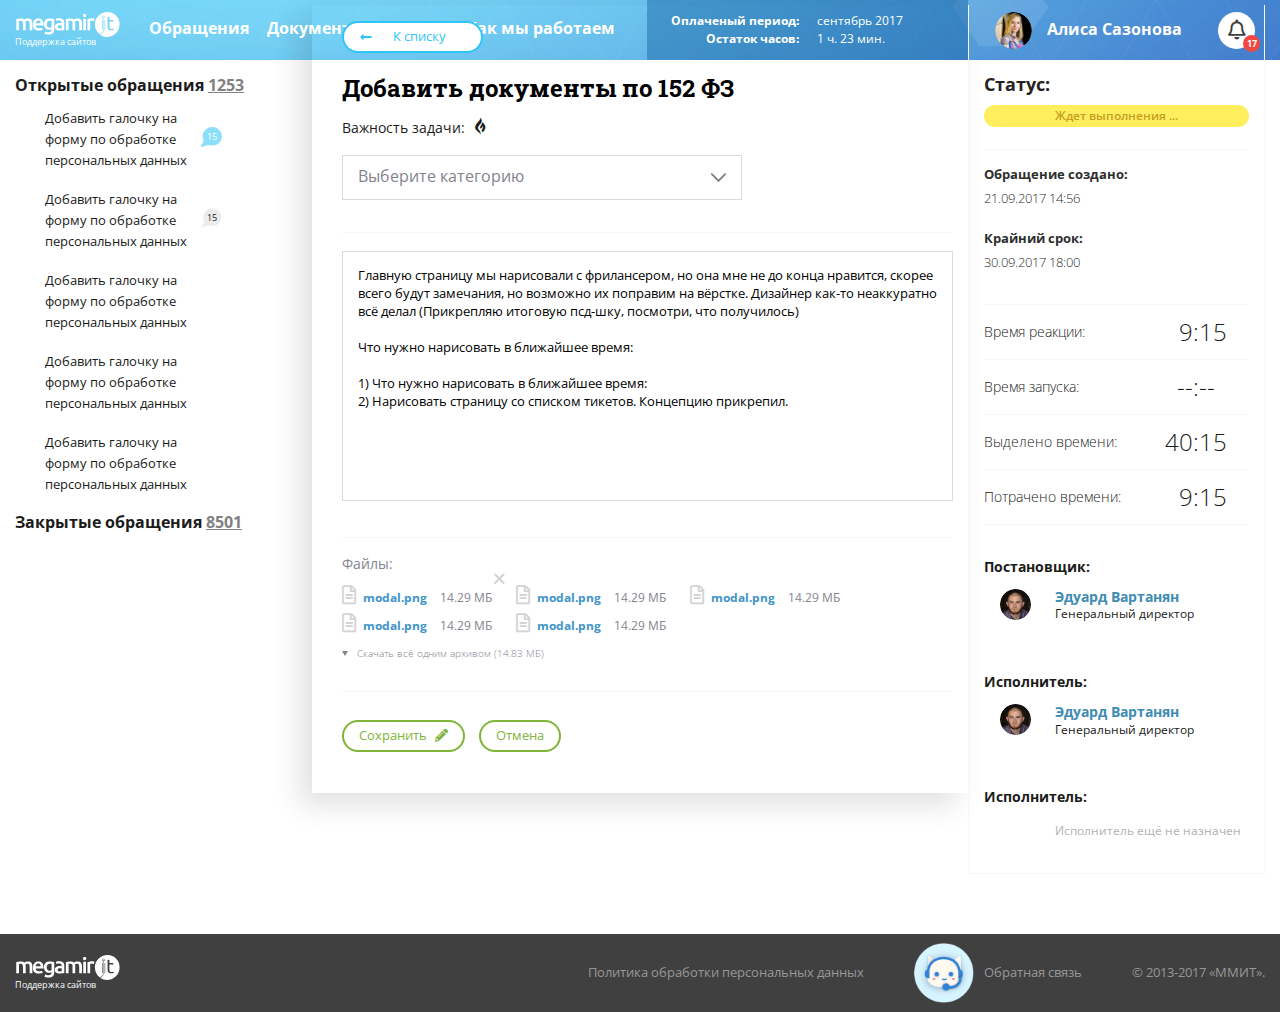
<file: edit-ticket.html>
<!DOCTYPE html>
<html lang="ru">
<head>
    <meta charset="utf-8">
    <meta http-equiv="x-ua-compatible" content="ie=edge">
    <meta name="viewport" content="width=1280">
    <title>MegaMirIt Тикетная система</title>
    <link href="https://fonts.googleapis.com/css?family=Open+Sans:300,300i,400,400i,600,700|Roboto+Slab:300,400,700&amp;subset=cyrillic"
          rel="stylesheet">
    <link href="app/css/animate.css" rel="stylesheet">
    <link href="app/css/magnific-popup.css" rel="stylesheet">
    <link href="app/css/font-awesome.min.css" rel="stylesheet">
    <link href="app/css/gray.min.css" rel="stylesheet">
    <link href="app/css/slick.css" rel="stylesheet">
    <link href="app/css/tooltipster.bundle.css" rel="stylesheet">
    <link href="app/css/select2.css" rel="stylesheet">
    <link href="app/css/datepicker.min.css" rel="stylesheet">
    <link href="https://use.fontawesome.com/releases/v5.0.6/css/all.css" rel="stylesheet">
    <link href="app/main.css" rel="stylesheet">
    <link rel="icon" type="image/png" href="/favicon.png"/>
</head>
<body>
<header class="header hedaer-main">
    <div class="template-wrapper header__wrapper">
        <div class="header__col">
            <a href="/" class="main-logo">
                <svg class="main-logo__svg" version="1.1" id="Слой_1" xmlns="http://www.w3.org/2000/svg" xmlns:xlink="http://www.w3.org/1999/xlink" x="0px" y="0px"
         viewBox="0 0 106 25.6" style="enable-background:new 0 0 106 25.6;" xml:space="preserve">
    <style type="text/css">
        .st0 {
            fill: #FFFFFF;
        }
    </style>
    <path class="st0" d="M6.8,12.5c0-1.3-0.2-2.2-0.4-2.7C6,9.2,5.5,8.9,4.6,8.9c-0.3,0-0.7,0-1,0C3.2,9,2.9,9.1,2.8,9.1v9.7H0V7.2
        C0.6,7,1.2,6.9,2.1,6.8C3,6.6,3.9,6.6,4.8,6.6c0.9,0,1.5,0.1,2,0.3s0.9,0.5,1.3,0.9c0.2-0.1,0.4-0.3,0.7-0.4C9.2,7.2,9.4,7.1,9.8,7
        c0.3-0.1,0.7-0.2,1-0.3c0.3-0.1,0.7-0.1,1.1-0.1c0.9,0,1.7,0.1,2.3,0.4c0.6,0.3,1.1,0.7,1.4,1.1c0.3,0.5,0.6,1.1,0.7,1.7
        c0.1,0.7,0.2,1.4,0.2,2.2v6.8h-2.8v-6.3c0-1.3-0.2-2.2-0.4-2.7c-0.3-0.6-0.9-0.9-1.8-0.9c-0.4,0-0.9,0-1.3,0.2
        C9.9,9.2,9.5,9.4,9.4,9.5c0.1,0.4,0.2,0.8,0.3,1.2c0,0.4,0,0.9,0,1.4v6.6H6.9v-6.3H6.8z M17.1,12.9c0-1.1,0.2-2,0.4-2.8
        c0.3-0.8,0.7-1.4,1.3-2c0.5-0.6,1.1-0.9,1.8-1.1c0.7-0.3,1.4-0.4,2-0.4c1.7,0,2.9,0.5,3.9,1.5c0.9,1,1.4,2.6,1.4,4.6v0.5
        c0,0.2,0,0.4,0,0.5h-8c0,0.9,0.4,1.7,1,2.2c0.6,0.6,1.5,0.8,2.6,0.8c0.7,0,1.3,0,1.8-0.2c0.6-0.1,1-0.3,1.3-0.4l0.4,2.3
        c-0.2,0-0.4,0.2-0.6,0.2c-0.3,0.1-0.6,0.2-0.9,0.2c-0.3,0-0.7,0.1-1.1,0.2s-0.8,0-1.2,0c-1.1,0-2-0.2-2.8-0.4
        c-0.8-0.3-1.4-0.8-2-1.3s-0.9-1.2-1.1-2C17.2,14.6,17.1,13.8,17.1,12.9z M25.1,11.6c0-0.4,0-0.7-0.2-1.1c-0.1-0.3-0.3-0.7-0.4-0.9
        c-0.2-0.3-0.4-0.4-0.8-0.6c-0.3-0.2-0.7-0.2-1.1-0.2c-0.4,0-0.8,0-1.1,0.2c-0.3,0.2-0.6,0.4-0.9,0.6c-0.2,0.3-0.4,0.6-0.5,0.9
        c-0.1,0.3-0.2,0.7-0.3,1.1L25.1,11.6L25.1,11.6L25.1,11.6z M38.9,17.6c0,1.9-0.5,3.3-1.4,4.2c-1,0.9-2.4,1.3-4.4,1.3
        c-0.7,0-1.4,0-2.2-0.2c-0.7-0.1-1.3-0.3-1.9-0.5l0.5-2.4c0.5,0.2,1,0.3,1.6,0.5c0.6,0.1,1.3,0.2,2,0.2c1.1,0,1.9-0.2,2.4-0.7
        c0.5-0.5,0.7-1.1,0.7-2v-0.4c-0.3,0.2-0.6,0.3-1.1,0.4c-0.4,0.1-0.9,0.2-1.5,0.2c-0.8,0-1.4-0.1-2.1-0.4c-0.6-0.2-1.1-0.6-1.6-1.1
        c-0.4-0.5-0.8-1.1-1.1-1.8s-0.4-1.5-0.4-2.4s0.1-1.7,0.4-2.4c0.3-0.7,0.7-1.4,1.1-1.9C30.4,7.8,31,7.3,31.8,7
        c0.7-0.3,1.5-0.4,2.5-0.4c0.9,0,1.8,0,2.6,0.2c0.9,0.1,1.5,0.3,2,0.4L38.9,17.6L38.9,17.6L38.9,17.6z M31.2,12.5
        c0,1.1,0.3,2,0.8,2.6c0.5,0.6,1.1,0.9,2,0.9c0.4,0,0.9,0,1.3-0.2c0.4-0.1,0.7-0.3,0.9-0.4V9c-0.2,0-0.4-0.1-0.7-0.1
        c-0.3,0-0.7,0-1.1,0c-1,0-1.8,0.3-2.3,1C31.5,10.5,31.2,11.4,31.2,12.5z M44.4,6.5c0.9,0,1.7,0.1,2.3,0.3c0.6,0.2,1.1,0.6,1.5,0.9
        c0.4,0.4,0.7,0.9,0.8,1.5c0.2,0.6,0.2,1.2,0.2,2v7.2c-0.4,0.1-1.1,0.2-2,0.3c-0.9,0.1-1.8,0.2-2.9,0.2c-0.7,0-1.4,0-2-0.2
        c-0.6-0.1-1.1-0.3-1.5-0.7c-0.4-0.3-0.8-0.7-1-1.2c-0.2-0.5-0.3-1.1-0.3-1.8c0-0.7,0.1-1.3,0.4-1.7c0.3-0.5,0.6-0.9,1.1-1.1
        c0.4-0.3,1-0.5,1.6-0.7c0.6-0.1,1.2-0.2,1.9-0.2c0.3,0,0.6,0,0.9,0c0.3,0,0.7,0.1,1.1,0.2v-0.4c0-0.3,0-0.6-0.1-0.9
        c0-0.3-0.2-0.6-0.4-0.8c-0.2-0.2-0.4-0.4-0.8-0.5c-0.3-0.1-0.7-0.2-1.1-0.2c-0.7,0-1.2,0-1.8,0.1c-0.6,0.1-1,0.2-1.3,0.3l-0.3-2.3
        c0.3-0.1,0.9-0.2,1.5-0.4C42.9,6.6,43.6,6.5,44.4,6.5z M44.6,16.8c0.9,0,1.5,0,2-0.1v-3c-0.2,0-0.4-0.1-0.7-0.1c-0.3,0-0.6,0-0.9,0
        c-0.3,0-0.6,0-0.9,0c-0.3,0-0.6,0.1-0.9,0.3c-0.3,0.1-0.4,0.3-0.6,0.5c-0.2,0.2-0.2,0.5-0.2,0.9c0,0.7,0.2,1.1,0.6,1.4
        C43.4,16.7,43.9,16.8,44.6,16.8z"/>
    <path class="st0" d="M57.7,12.5c0-1.3-0.2-2.2-0.4-2.7c-0.3-0.6-0.9-0.9-1.8-0.9c-0.3,0-0.7,0-1,0c-0.4,0-0.7,0.1-0.9,0.1v9.7h-2.8
        V7.2c0.6-0.2,1.2-0.3,2.1-0.4c0.9-0.1,1.8-0.2,2.7-0.2c0.9,0,1.5,0.1,2,0.3c0.6,0.2,0.9,0.5,1.3,0.9c0.2-0.1,0.4-0.3,0.7-0.4
        C60,7.2,60.3,7.1,60.6,7c0.3-0.1,0.7-0.2,1-0.3c0.3-0.1,0.7-0.1,1.1-0.1c0.9,0,1.7,0.1,2.3,0.4c0.6,0.3,1.1,0.7,1.4,1.1
        c0.3,0.5,0.6,1.1,0.7,1.7c0.1,0.7,0.2,1.4,0.2,2.2v6.8h-2.8v-6.3c0-1.3-0.2-2.2-0.4-2.7c-0.3-0.6-0.9-0.9-1.8-0.9
        c-0.4,0-0.9,0-1.3,0.2c-0.4,0.2-0.7,0.3-0.9,0.4c0.1,0.4,0.2,0.8,0.3,1.2c0,0.4,0,0.9,0,1.4v6.6h-2.8v-6.3H57.7z M71.7,3.7
        c0,0.5-0.2,0.9-0.5,1.2c-0.3,0.3-0.7,0.4-1.2,0.4c-0.5,0-0.9-0.2-1.2-0.4c-0.3-0.3-0.5-0.7-0.5-1.2c0-0.6,0.2-0.9,0.5-1.3
        C69.1,2.1,69.5,2,70,2c0.4,0,0.9,0.2,1.2,0.4C71.5,2.8,71.7,3.2,71.7,3.7z M68.6,6.8h2.8v12h-2.8V6.8z M79.5,9.2
        c-0.2,0-0.3,0-0.7-0.2c-0.4,0-0.9-0.1-1.4-0.1c-0.3,0-0.6,0-1,0.1c-0.3,0-0.6,0.1-0.7,0.2v9.6h-2.8V7.4c0.6-0.2,1.2-0.4,2-0.6
        c0.8-0.2,1.7-0.3,2.6-0.3c0.2,0,0.4,0,0.7,0c0.2,0,0.5,0,0.7,0.1c0.2,0.1,0.5,0.1,0.7,0.1c0.2,0,0.4,0.1,0.6,0.2L79.5,9.2z"/>
    <path class="st0" d="M90.3,5c0-0.4-0.3-0.8-0.7-0.8S88.8,4.6,88.8,5c0,0.4,0.3,0.7,0.8,0.7C89.9,5.7,90.3,5.5,90.3,5z"/>
    <path class="st0" d="M93.3,0c-7.1,0-12.8,5.7-12.8,12.8c0,4.3,2.1,8,5.3,10.3l3.4-3.4V6.9c0-0.4-0.1-0.6-0.4-0.7
        c-0.4-0.2-0.7-0.7-0.7-1.1c0-0.7,0.6-1.3,1.3-1.3s1.3,0.6,1.3,1.3c0,0.5-0.3,0.9-0.7,1.1c-0.2,0.1-0.4,0.3-0.4,0.6V20l0,0l-3.5,3.5
        c2,1.3,4.4,2,6.9,2c7.1,0,12.8-5.7,12.8-12.8C106.1,5.7,100.4,0,93.3,0z M88.6,8v10.5H88V8H88.6z M91.1,18.6h-0.6V8.1h0.6V18.6z
         M98.8,18.6c-0.5,0.2-1,0.2-1.6,0.2c-0.7,0-1.3-0.1-1.8-0.3c-0.4-0.2-0.9-0.4-1.1-0.9c-0.3-0.4-0.5-0.9-0.6-1.3
        c-0.1-0.6-0.2-1.1-0.2-1.8V5.2l1.9-0.3v3.3h4v1.6h-4v4.9c0,0.6,0,0.9,0.1,1.3c0,0.3,0.2,0.6,0.4,0.9c0.2,0.2,0.4,0.3,0.6,0.4
        c0.2,0,0.6,0.1,0.9,0.1c0.6,0,1,0,1.4-0.2c0.3-0.1,0.6-0.2,0.7-0.3l0.4,1.5C99.7,18.4,99.3,18.4,98.8,18.6z"/>
    </svg>
                <span class="main-logo__text">
                                Поддержка сайтов
                            </span>
            </a>
            <nav class="main-nav">
                <ul class="main-nav__list">
                    <li class="main-nav__item">
                        <a href="#">
                            Обращения
                        </a>
                    </li>
                    <li class="main-nav__item">
                        <a href="#">
                            Документы
                        </a>
                    </li>
                    <li class="main-nav__item">
                        <a href="#">
                            Отчеты
                        </a>
                    </li>
                    <li class="main-nav__item">
                        <a href="#">
                            Как мы работаем
                        </a>
                    </li>
                </ul>
            </nav>
        </div>
        <div class="header__col">
            <div class="header__information">
                <div class="header__information-item">
                        <span class="header__information-title">
                            Оплаченый период:
                        </span>
                    <span class="header__information-text">сентябрь 2017</span>
                </div>
                <div class="header__information-item">
                        <span class="header__information-title">
                            Остаток часов:
                        </span>
                    <span class="header__information-text">1 ч. 23 мин.</span>
                </div>
            </div>
            <div class="user-information">
                <a href="#">
                    <img class="user-information__img" src="images/avatar.png" alt="avatar">
                    Алиса Сазонова
                </a>
            </div>
            <div class="notice">
                <div class="notice__logo">
                    <i class="far fa-bell"></i>
                    <div class="notice__new-notice">
                        17
                    </div>
                </div>
            </div>
        </div>
    </div>
</header>
<main>
    <div class="template-wrapper template-wrapper__ticket">
        <aside class="open-tickets">
            <div class="open-tickets__title">
                Открытые обращения <a href="#">1253</a>
            </div>
            <ul class="open-tickets__list">
                <li class="open-tickets__item"><a href="#">Добавить галочку на форму по обработке персональных
                    данных</a><a href="#" class="quantity-comment">
                    <svg xmlns="http://www.w3.org/2000/svg" class="comment-svg no-read" width="19" height="18"
                         viewBox="0 0 19 18">
                        <metadata><!--?xpacket begin="&#65279;" id="W5M0MpCehiHzreSzNTczkc9d"?-->
                            <x:xmpmeta xmlns:x="adobe:ns:meta/"
                                       x:xmptk="Adobe XMP Core 5.6-c138 79.159824, 2016/09/14-01:09:01        ">
                                <rdf:rdf xmlns:rdf="http://www.w3.org/1999/02/22-rdf-syntax-ns#">
                                    <rdf:description rdf:about=""></rdf:description>
                                </rdf:rdf>
                            </x:xmpmeta>
                            <!--?xpacket end="w"?--></metadata>
                        <path id="Эллипс_1_копия_9" data-name="Эллипс 1 копия 9" class="comment-svg__path"
                              d="M270.717,351a7.9,7.9,0,1,1,0,15.786,8.622,8.622,0,0,1-3.057-.555c-0.821-.311-6.339,1.713-6.5,1.769-0.909.314,2.68-4.577,2.167-5.54a7.556,7.556,0,0,1-.892-3.567A8.1,8.1,0,0,1,270.717,351Z"
                              transform="translate(-260.5 -350.5)"></path>
                    </svg>

                    <span>15</span></a></li>
                <li class="open-tickets__item">
                    <a href="#">Добавить галочку на форму по обработке персональных данных</a>
                    <a href="#" class="quantity-comment">
                        <svg xmlns="http://www.w3.org/2000/svg" class="comment-svg read" width="19" height="18"
                             viewBox="0 0 19 18">
                            <metadata><!--?xpacket begin="&#65279;" id="W5M0MpCehiHzreSzNTczkc9d"?-->
                                <x:xmpmeta xmlns:x="adobe:ns:meta/"
                                           x:xmptk="Adobe XMP Core 5.6-c138 79.159824, 2016/09/14-01:09:01        ">
                                    <rdf:rdf xmlns:rdf="http://www.w3.org/1999/02/22-rdf-syntax-ns#">
                                        <rdf:description rdf:about=""></rdf:description>
                                    </rdf:rdf>
                                </x:xmpmeta>
                                <!--?xpacket end="w"?--></metadata>
                            <path id="Эллипс_1_копия_9" data-name="Эллипс 1 копия 9" class="comment-svg__path"
                                  d="M270.717,351a7.9,7.9,0,1,1,0,15.786,8.622,8.622,0,0,1-3.057-.555c-0.821-.311-6.339,1.713-6.5,1.769-0.909.314,2.68-4.577,2.167-5.54a7.556,7.556,0,0,1-.892-3.567A8.1,8.1,0,0,1,270.717,351Z"
                                  transform="translate(-260.5 -350.5)"></path>
                        </svg>

                        <span>15</span></a>
                </li>
                <li class="open-tickets__item"><a href="#">Добавить галочку на форму по обработке персональных
                    данных</a></li>
                <li class="open-tickets__item"><a href="#">Добавить галочку на форму по обработке персональных
                    данных</a></li>
                <li class="open-tickets__item"><a href="#">Добавить галочку на форму по обработке персональных
                    данных</a></li>
            </ul>
            <div class="open-tickets__close-ticket">
                Закрытые обращения <a href="#">8501</a>
            </div>
        </aside>
        <div class="ticket-body">
            <form class="ticket-body__main" action="#">
                <a href="#" class="button button-back button-with-i">
                    <i class="fas fa-long-arrow-alt-left"></i>
                    К списку
                </a>
                <div class="ticket-body__head border-bottom">
                    <div class="ticket-body__title">
                        <input type="text" class="input-edit-ticket" placeholder="Заголовок тикета"
                               value="Добавить документы по 152 ФЗ">
                    </div>
                    <div class="important-ticket">
                        <input type="checkbox" name="important_ticket" class="hide-checkbox"
                               id="important-ticket-checkbox">
                        <label for="important-ticket-checkbox">
                            Важность задачи:
                            <i class="fab fa-gripfire"></i>
                        </label>
                    </div>
                    <div class="custom-select-wrapper custom-select-edit">
                        <select class="custom-select" name="category-ticket" id="category">
                            <option></option>
                            <option>
                                Добавить информацию на сайт
                            </option>
                            <option>
                                Добавить информацию на сайт
                            </option>
                        </select>
                    </div>
                </div>
                <div class="ticket-body__content border-bottom">
                    <textarea name="ticket-text" class="ticket-text-edit">Главную страницу мы нарисовали с фрилансером, но она мне не до конца нравится, скорее всего будут замечания, но возможно их поправим на вёрстке. Дизайнер как-то неаккуратно всё делал (Прикрепляю итоговую псд-шку, посмотри, что получилось)

Что нужно нарисовать в ближайшее время:

1) Что нужно нарисовать в ближайшее время:
2) Нарисовать страницу со списком тикетов. Концепцию прикрепил.</textarea>
                </div>
                <div class="ticket-body__files-block border-bottom">
                    <div class="ticket-body__files-title">Файлы:</div>
                    <div class="ticket-body__files">
                        <div class="ticket-body__files-item">
                            <i class="far fa-file-alt"></i>
                            <a href="files/modal.png" download>
                                modal.png
                            </a>
                            <span class="file-size">
                            14.29 МБ
                            </span>
                            <div class="del-icon">
                                <span></span>
                                <span></span>
                            </div>
                        </div>
                        <div class="ticket-body__files-item">
                            <i class="far fa-file-alt"></i>
                            <a href="files/modal.png" download>
                                modal.png
                            </a>
                            <span class="file-size">
                            14.29 МБ
                        </span>
                        </div>
                        <div class="ticket-body__files-item">
                            <i class="far fa-file-alt"></i>
                            <a href="files/modal.png" download>
                                modal.png
                            </a>
                            <span class="file-size">
                            14.29 МБ
                        </span>
                        </div>
                        <div class="ticket-body__files-item">
                            <i class="far fa-file-alt"></i>
                            <a href="files/modal.png" download>
                                modal.png
                            </a>
                            <span class="file-size">
                            14.29 МБ
                        </span>
                        </div>
                        <div class="ticket-body__files-item">
                            <i class="far fa-file-alt"></i>
                            <a href="files/modal.png" download>
                                modal.png
                            </a>
                            <span class="file-size">
                            14.29 МБ
                        </span>
                        </div>
                    </div>
                    <div class="download-all">
                        <a href="#">Скачать всё одним архивом</a>
                        <span>
                        (14.83 МБ)
                    </span>
                    </div>
                </div>
                <div class="ticket-body__button">
                    <button class="button button-green button-small button__edit-ticket">
                        Сохранить
                        <i class="fas fa-pencil-alt"></i>
                    </button>
                    <button class="button button-green button-small button__close-ticket">
                        Отмена
                    </button>
                </div>
            </form>
        </div>
        <aside class="ticket-information">
            <div class="ticket-information__wrapper">
                <div class="ticket-information__status">
                    <div class="ticket-information__status-title">
                        Статус:
                    </div>
                    <div class="ticket-information__status-icon status-waiting">
                        Ждет выполнения ...
                    </div>
                </div>
                <div class="ticket-information__recourse">
                    <div class="ticket-information__recourse-item">
                        <div class="ticket-information__recourse-title">
                            Обращение создано:
                        </div>
                        <div class="ticket-information__recourse-date">
                            <span class="ticket-information__date">
                                21.09.2017
                            </span>
                            <span class="ticket-information__time">
                                14:56
                            </span>
                        </div>
                    </div>
                    <div class="ticket-information__recourse-item">
                        <div class="ticket-information__recourse-title">
                            Крайний срок:
                        </div>
                        <div class="ticket-information__recourse-date">
                            <span class="ticket-information__date">
                                30.09.2017
                            </span>
                            <span class="ticket-information__time">
                                18:00
                            </span>
                        </div>
                    </div>
                </div>
                <div class="time-block">
                    <div class="time-block__title">
                        Время реакции:
                    </div>
                    <div class="time-block__hours">
                        <span class="hours">9</span>:<span class="minutes">15</span>
                    </div>
                </div>
                <div class="time-block">
                    <div class="time-block__title">
                        Время запуска:
                    </div>
                    <div class="time-block__hours">
                        <span class="hours">--</span>:<span class="minutes">--</span>
                    </div>
                </div>
                <div class="time-block">
                    <div class="time-block__title">
                        Выделено времени:
                    </div>
                    <div class="time-block__hours">
                        <span class="hours">40</span>:<span class="minutes">15</span>
                    </div>
                </div>
                <div class="time-block">
                    <div class="time-block__title">
                        Потрачено времени:
                    </div>
                    <div class="time-block__hours">
                        <span class="hours">9</span>:<span class="minutes">15</span>
                    </div>
                </div>
            </div>
            <div class="ticket-information__user">
                <div class="ticket-information__user-item">
                    <div class="ticket-information__user-title">
                        Постановщик:
                    </div>
                    <div class="ticket-information__user-information">
                        <div class="ticket-information__user-icon">
                            <img src="images/user-avatar.jpg" alt="Эдуард Вартанян">
                        </div>
                        <div class="ticket-information__user-text">
                            <a href="#" class="ticket-information__user-name">
                                Эдуард Вартанян
                            </a>
                            <div class="ticket-information__user-post">
                                Генеральный директор
                            </div>
                        </div>
                    </div>
                </div>
                <div class="ticket-information__user-item">
                    <div class="ticket-information__user-title">
                        Исполнитель:
                    </div>
                    <div class="ticket-information__user-information">
                        <div class="ticket-information__user-icon">
                            <img src="images/user-avatar.jpg" alt="Эдуард Вартанян">
                        </div>
                        <div class="ticket-information__user-text">
                            <a href="#" class="ticket-information__user-name">
                                Эдуард Вартанян
                            </a>
                            <div class="ticket-information__user-post">
                                Генеральный директор
                            </div>
                        </div>
                    </div>
                </div>
                <!--без исполнителя-->
                <div class="ticket-information__user-item ticket-information__user-not-appointed">
                    <div class="ticket-information__user-title">
                        Исполнитель:
                    </div>
                    <div class="ticket-information__user-information">
                        <div class="ticket-information__user-icon">
                        </div>
                        <div class="ticket-information__user-text">
                            <div class="ticket-information__user-name">
                                Исполнитель ещё не назначен
                            </div>
                        </div>
                    </div>
                </div>
            </div>
        </aside>
    </div>
</main>
<footer class="main-footer">
    <div class="template-wrapper main-footer__wrapper">
        <div class="main-footer__col">
            <a href="/" class="main-logo">
                <svg class="main-logo__svg" version="1.1" id="Слой_1" xmlns="http://www.w3.org/2000/svg" xmlns:xlink="http://www.w3.org/1999/xlink" x="0px" y="0px" viewBox="0 0 106 25.6" style="enable-background:new 0 0 106 25.6;" xml:space="preserve">
                <style type="text/css">
        .st0 {
            fill: #FFFFFF;
        }
    </style>
                <path class="st0" d="M6.8,12.5c0-1.3-0.2-2.2-0.4-2.7C6,9.2,5.5,8.9,4.6,8.9c-0.3,0-0.7,0-1,0C3.2,9,2.9,9.1,2.8,9.1v9.7H0V7.2
                    C0.6,7,1.2,6.9,2.1,6.8C3,6.6,3.9,6.6,4.8,6.6c0.9,0,1.5,0.1,2,0.3s0.9,0.5,1.3,0.9c0.2-0.1,0.4-0.3,0.7-0.4C9.2,7.2,9.4,7.1,9.8,7
                    c0.3-0.1,0.7-0.2,1-0.3c0.3-0.1,0.7-0.1,1.1-0.1c0.9,0,1.7,0.1,2.3,0.4c0.6,0.3,1.1,0.7,1.4,1.1c0.3,0.5,0.6,1.1,0.7,1.7
                    c0.1,0.7,0.2,1.4,0.2,2.2v6.8h-2.8v-6.3c0-1.3-0.2-2.2-0.4-2.7c-0.3-0.6-0.9-0.9-1.8-0.9c-0.4,0-0.9,0-1.3,0.2
                    C9.9,9.2,9.5,9.4,9.4,9.5c0.1,0.4,0.2,0.8,0.3,1.2c0,0.4,0,0.9,0,1.4v6.6H6.9v-6.3H6.8z M17.1,12.9c0-1.1,0.2-2,0.4-2.8
                    c0.3-0.8,0.7-1.4,1.3-2c0.5-0.6,1.1-0.9,1.8-1.1c0.7-0.3,1.4-0.4,2-0.4c1.7,0,2.9,0.5,3.9,1.5c0.9,1,1.4,2.6,1.4,4.6v0.5
                    c0,0.2,0,0.4,0,0.5h-8c0,0.9,0.4,1.7,1,2.2c0.6,0.6,1.5,0.8,2.6,0.8c0.7,0,1.3,0,1.8-0.2c0.6-0.1,1-0.3,1.3-0.4l0.4,2.3
                    c-0.2,0-0.4,0.2-0.6,0.2c-0.3,0.1-0.6,0.2-0.9,0.2c-0.3,0-0.7,0.1-1.1,0.2s-0.8,0-1.2,0c-1.1,0-2-0.2-2.8-0.4
                    c-0.8-0.3-1.4-0.8-2-1.3s-0.9-1.2-1.1-2C17.2,14.6,17.1,13.8,17.1,12.9z M25.1,11.6c0-0.4,0-0.7-0.2-1.1c-0.1-0.3-0.3-0.7-0.4-0.9
                    c-0.2-0.3-0.4-0.4-0.8-0.6c-0.3-0.2-0.7-0.2-1.1-0.2c-0.4,0-0.8,0-1.1,0.2c-0.3,0.2-0.6,0.4-0.9,0.6c-0.2,0.3-0.4,0.6-0.5,0.9
                    c-0.1,0.3-0.2,0.7-0.3,1.1L25.1,11.6L25.1,11.6L25.1,11.6z M38.9,17.6c0,1.9-0.5,3.3-1.4,4.2c-1,0.9-2.4,1.3-4.4,1.3
                    c-0.7,0-1.4,0-2.2-0.2c-0.7-0.1-1.3-0.3-1.9-0.5l0.5-2.4c0.5,0.2,1,0.3,1.6,0.5c0.6,0.1,1.3,0.2,2,0.2c1.1,0,1.9-0.2,2.4-0.7
                    c0.5-0.5,0.7-1.1,0.7-2v-0.4c-0.3,0.2-0.6,0.3-1.1,0.4c-0.4,0.1-0.9,0.2-1.5,0.2c-0.8,0-1.4-0.1-2.1-0.4c-0.6-0.2-1.1-0.6-1.6-1.1
                    c-0.4-0.5-0.8-1.1-1.1-1.8s-0.4-1.5-0.4-2.4s0.1-1.7,0.4-2.4c0.3-0.7,0.7-1.4,1.1-1.9C30.4,7.8,31,7.3,31.8,7
                    c0.7-0.3,1.5-0.4,2.5-0.4c0.9,0,1.8,0,2.6,0.2c0.9,0.1,1.5,0.3,2,0.4L38.9,17.6L38.9,17.6L38.9,17.6z M31.2,12.5
                    c0,1.1,0.3,2,0.8,2.6c0.5,0.6,1.1,0.9,2,0.9c0.4,0,0.9,0,1.3-0.2c0.4-0.1,0.7-0.3,0.9-0.4V9c-0.2,0-0.4-0.1-0.7-0.1
                    c-0.3,0-0.7,0-1.1,0c-1,0-1.8,0.3-2.3,1C31.5,10.5,31.2,11.4,31.2,12.5z M44.4,6.5c0.9,0,1.7,0.1,2.3,0.3c0.6,0.2,1.1,0.6,1.5,0.9
                    c0.4,0.4,0.7,0.9,0.8,1.5c0.2,0.6,0.2,1.2,0.2,2v7.2c-0.4,0.1-1.1,0.2-2,0.3c-0.9,0.1-1.8,0.2-2.9,0.2c-0.7,0-1.4,0-2-0.2
                    c-0.6-0.1-1.1-0.3-1.5-0.7c-0.4-0.3-0.8-0.7-1-1.2c-0.2-0.5-0.3-1.1-0.3-1.8c0-0.7,0.1-1.3,0.4-1.7c0.3-0.5,0.6-0.9,1.1-1.1
                    c0.4-0.3,1-0.5,1.6-0.7c0.6-0.1,1.2-0.2,1.9-0.2c0.3,0,0.6,0,0.9,0c0.3,0,0.7,0.1,1.1,0.2v-0.4c0-0.3,0-0.6-0.1-0.9
                    c0-0.3-0.2-0.6-0.4-0.8c-0.2-0.2-0.4-0.4-0.8-0.5c-0.3-0.1-0.7-0.2-1.1-0.2c-0.7,0-1.2,0-1.8,0.1c-0.6,0.1-1,0.2-1.3,0.3l-0.3-2.3
                    c0.3-0.1,0.9-0.2,1.5-0.4C42.9,6.6,43.6,6.5,44.4,6.5z M44.6,16.8c0.9,0,1.5,0,2-0.1v-3c-0.2,0-0.4-0.1-0.7-0.1c-0.3,0-0.6,0-0.9,0
                    c-0.3,0-0.6,0-0.9,0c-0.3,0-0.6,0.1-0.9,0.3c-0.3,0.1-0.4,0.3-0.6,0.5c-0.2,0.2-0.2,0.5-0.2,0.9c0,0.7,0.2,1.1,0.6,1.4
                    C43.4,16.7,43.9,16.8,44.6,16.8z"></path>
                <path class="st0" d="M57.7,12.5c0-1.3-0.2-2.2-0.4-2.7c-0.3-0.6-0.9-0.9-1.8-0.9c-0.3,0-0.7,0-1,0c-0.4,0-0.7,0.1-0.9,0.1v9.7h-2.8
                    V7.2c0.6-0.2,1.2-0.3,2.1-0.4c0.9-0.1,1.8-0.2,2.7-0.2c0.9,0,1.5,0.1,2,0.3c0.6,0.2,0.9,0.5,1.3,0.9c0.2-0.1,0.4-0.3,0.7-0.4
                    C60,7.2,60.3,7.1,60.6,7c0.3-0.1,0.7-0.2,1-0.3c0.3-0.1,0.7-0.1,1.1-0.1c0.9,0,1.7,0.1,2.3,0.4c0.6,0.3,1.1,0.7,1.4,1.1
                    c0.3,0.5,0.6,1.1,0.7,1.7c0.1,0.7,0.2,1.4,0.2,2.2v6.8h-2.8v-6.3c0-1.3-0.2-2.2-0.4-2.7c-0.3-0.6-0.9-0.9-1.8-0.9
                    c-0.4,0-0.9,0-1.3,0.2c-0.4,0.2-0.7,0.3-0.9,0.4c0.1,0.4,0.2,0.8,0.3,1.2c0,0.4,0,0.9,0,1.4v6.6h-2.8v-6.3H57.7z M71.7,3.7
                    c0,0.5-0.2,0.9-0.5,1.2c-0.3,0.3-0.7,0.4-1.2,0.4c-0.5,0-0.9-0.2-1.2-0.4c-0.3-0.3-0.5-0.7-0.5-1.2c0-0.6,0.2-0.9,0.5-1.3
                    C69.1,2.1,69.5,2,70,2c0.4,0,0.9,0.2,1.2,0.4C71.5,2.8,71.7,3.2,71.7,3.7z M68.6,6.8h2.8v12h-2.8V6.8z M79.5,9.2
                    c-0.2,0-0.3,0-0.7-0.2c-0.4,0-0.9-0.1-1.4-0.1c-0.3,0-0.6,0-1,0.1c-0.3,0-0.6,0.1-0.7,0.2v9.6h-2.8V7.4c0.6-0.2,1.2-0.4,2-0.6
                    c0.8-0.2,1.7-0.3,2.6-0.3c0.2,0,0.4,0,0.7,0c0.2,0,0.5,0,0.7,0.1c0.2,0.1,0.5,0.1,0.7,0.1c0.2,0,0.4,0.1,0.6,0.2L79.5,9.2z"></path>
                <path class="st0" d="M90.3,5c0-0.4-0.3-0.8-0.7-0.8S88.8,4.6,88.8,5c0,0.4,0.3,0.7,0.8,0.7C89.9,5.7,90.3,5.5,90.3,5z"></path>
                <path class="st0" d="M93.3,0c-7.1,0-12.8,5.7-12.8,12.8c0,4.3,2.1,8,5.3,10.3l3.4-3.4V6.9c0-0.4-0.1-0.6-0.4-0.7
                    c-0.4-0.2-0.7-0.7-0.7-1.1c0-0.7,0.6-1.3,1.3-1.3s1.3,0.6,1.3,1.3c0,0.5-0.3,0.9-0.7,1.1c-0.2,0.1-0.4,0.3-0.4,0.6V20l0,0l-3.5,3.5
                    c2,1.3,4.4,2,6.9,2c7.1,0,12.8-5.7,12.8-12.8C106.1,5.7,100.4,0,93.3,0z M88.6,8v10.5H88V8H88.6z M91.1,18.6h-0.6V8.1h0.6V18.6z
                     M98.8,18.6c-0.5,0.2-1,0.2-1.6,0.2c-0.7,0-1.3-0.1-1.8-0.3c-0.4-0.2-0.9-0.4-1.1-0.9c-0.3-0.4-0.5-0.9-0.6-1.3
                    c-0.1-0.6-0.2-1.1-0.2-1.8V5.2l1.9-0.3v3.3h4v1.6h-4v4.9c0,0.6,0,0.9,0.1,1.3c0,0.3,0.2,0.6,0.4,0.9c0.2,0.2,0.4,0.3,0.6,0.4
                    c0.2,0,0.6,0.1,0.9,0.1c0.6,0,1,0,1.4-0.2c0.3-0.1,0.6-0.2,0.7-0.3l0.4,1.5C99.7,18.4,99.3,18.4,98.8,18.6z"></path>
            </svg>
                <span class="main-logo__text">
                Поддержка сайтов
            </span>
            </a>
        </div>
        <div class="main-footer__col copyrighted">
            <a href="#">
                Политика обработки персональных данных
            </a>
            <a class="callback-link" href="#callback-modal">
                <span class="callback-link__icon">
                    <img src="images/callback-cat2.png" alt="cat">
                    <img src="images/callback-cat1.png" alt="cat">
                </span>
                Обратная связь
            </a>
            <span>
                &copy; 2013-2017 «ММИТ».
            </span>
        </div>
    </div>
    <div class="callback mfp-hide modal-popup" id="callback-modal">
        <div class="modal-popup__title">
            Обратная связь
        </div>
        <form action="#" class="callback-form">
            <div class="form-item">
                <label for="callback-name" class="form-label form-label_popup-form">Имя</label>
                <input required type="text" placeholder="Ваше имя" name="form_text_3" id="callback-name">
            </div>
            <div class="form-item">
                <label for="callback-phone" class="form-label form-label_popup-form">Телефон</label>
                <input required type="text" class="input-phone" placeholder="Ваш телефон" name="form_text_4" id="callback-phone">
            </div>
            <div class="form-item">
                <label for="callback-text" class="form-label form-label_popup-form">Комментарий</label>
                <textarea id="callback-text" class="callback__comment" required name="form_textarea_5"></textarea>
            </div>
            <div class="form-item custom-checkbox">
                <input type="checkbox" name="personal_agreement" required id="callback-agreement">
                <label class="form-label" for="callback-agreement">
                    Согласен на обработку персональных данных <a href="/soglashenie.pdf" target="_blank">(соглашение)</a>
                </label>
            </div>
            <div class="form-item__bottom">
                <button type="submit" class="button button-green button-small">
                    Связаться со мной
                </button>
            </div>
        </form>
    </div>
</footer>
<script src="app/js/jquery-3.2.1.min.js"></script>
<script src="app/js/jquery.validate.min.js"></script>
<script src="app/js/slick.min.js"></script>
<script src="app/js/jquery.magnific-popup.js"></script>
<script src="app/js/musk.js"></script>
<script src="app/js/jquery.gray.min.js"></script>
<script src="app/js/jquery.viewportchecker.min.js"></script>
<script src="app/js/tooltipster.bundle.min.js"></script>
<script src="app/js/jquery.sticky.js"></script>
<script src="app/js/jquery.mask.min.js"></script>
<script src="app/js/select2.min.js"></script>
<script src="app/js/datepicker.min.js"></script>
<script src="app/js/main.js"></script>
</body>
</html>
</file>
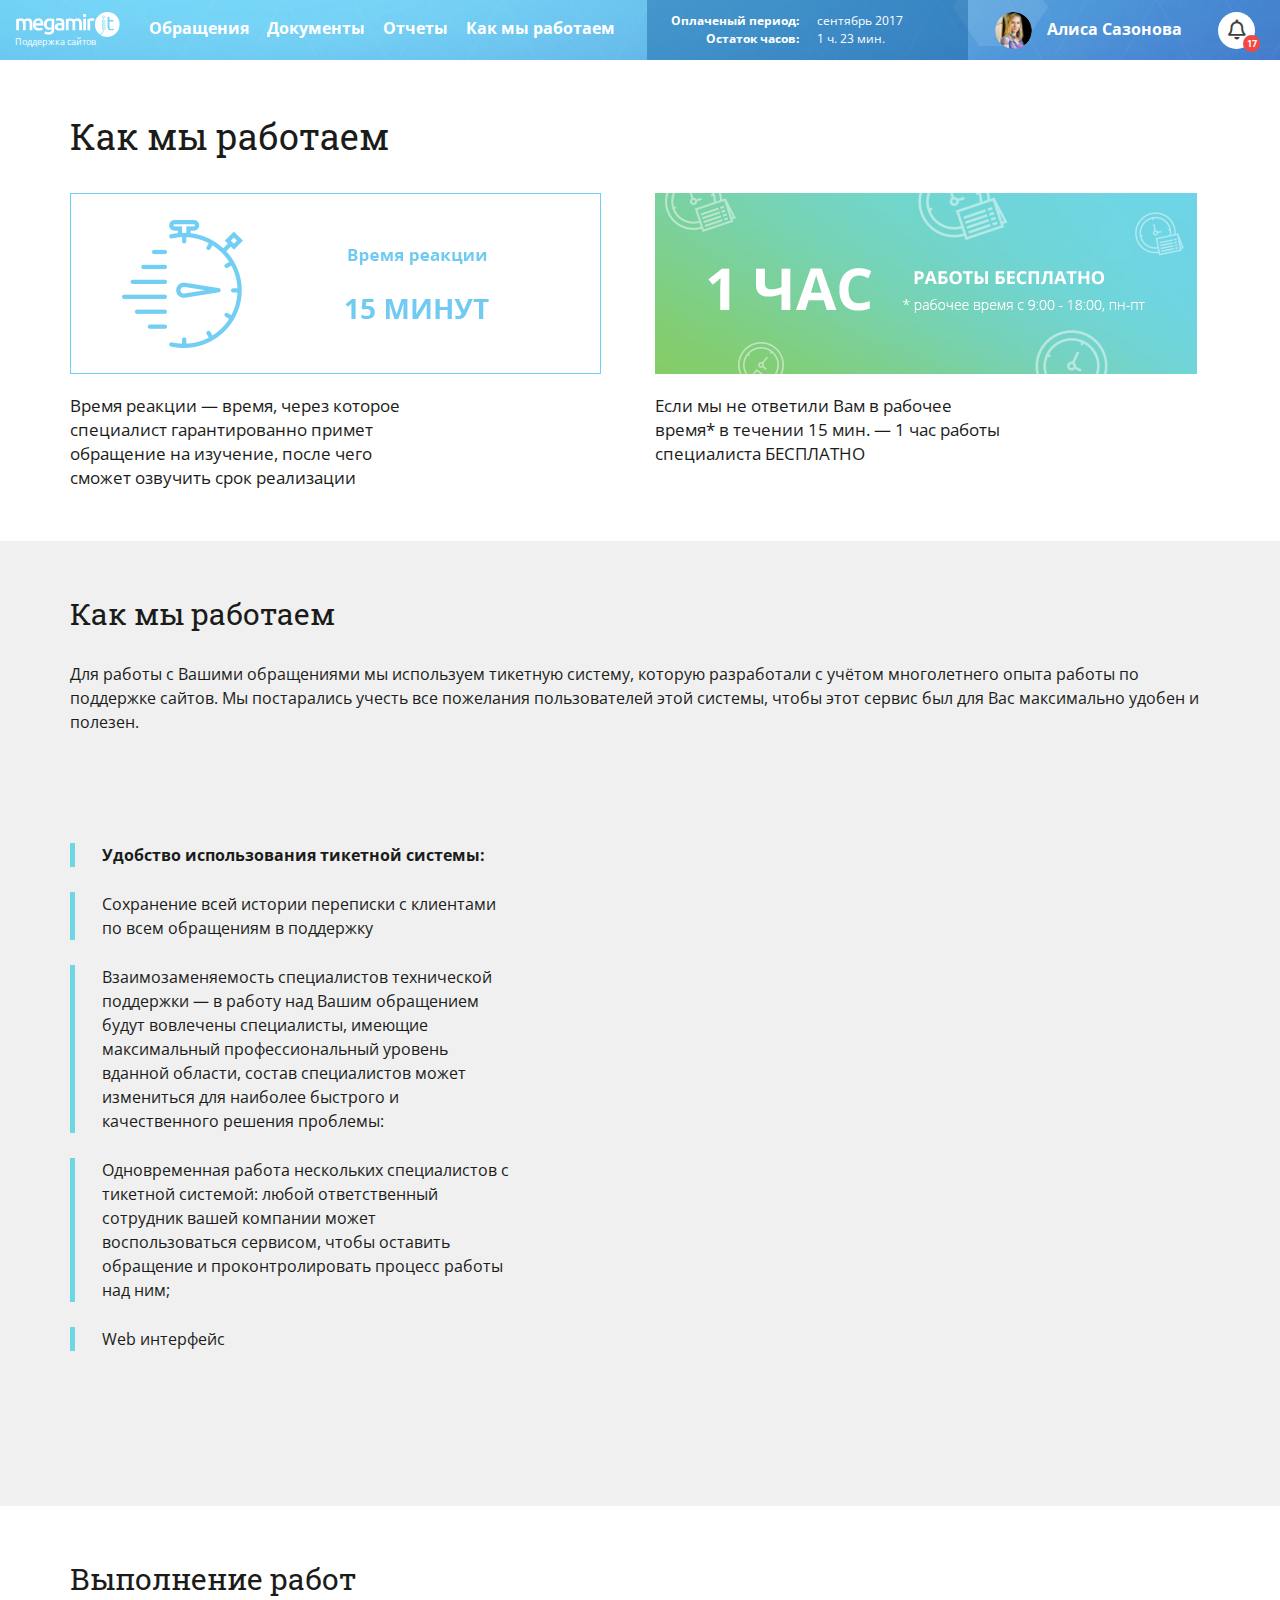
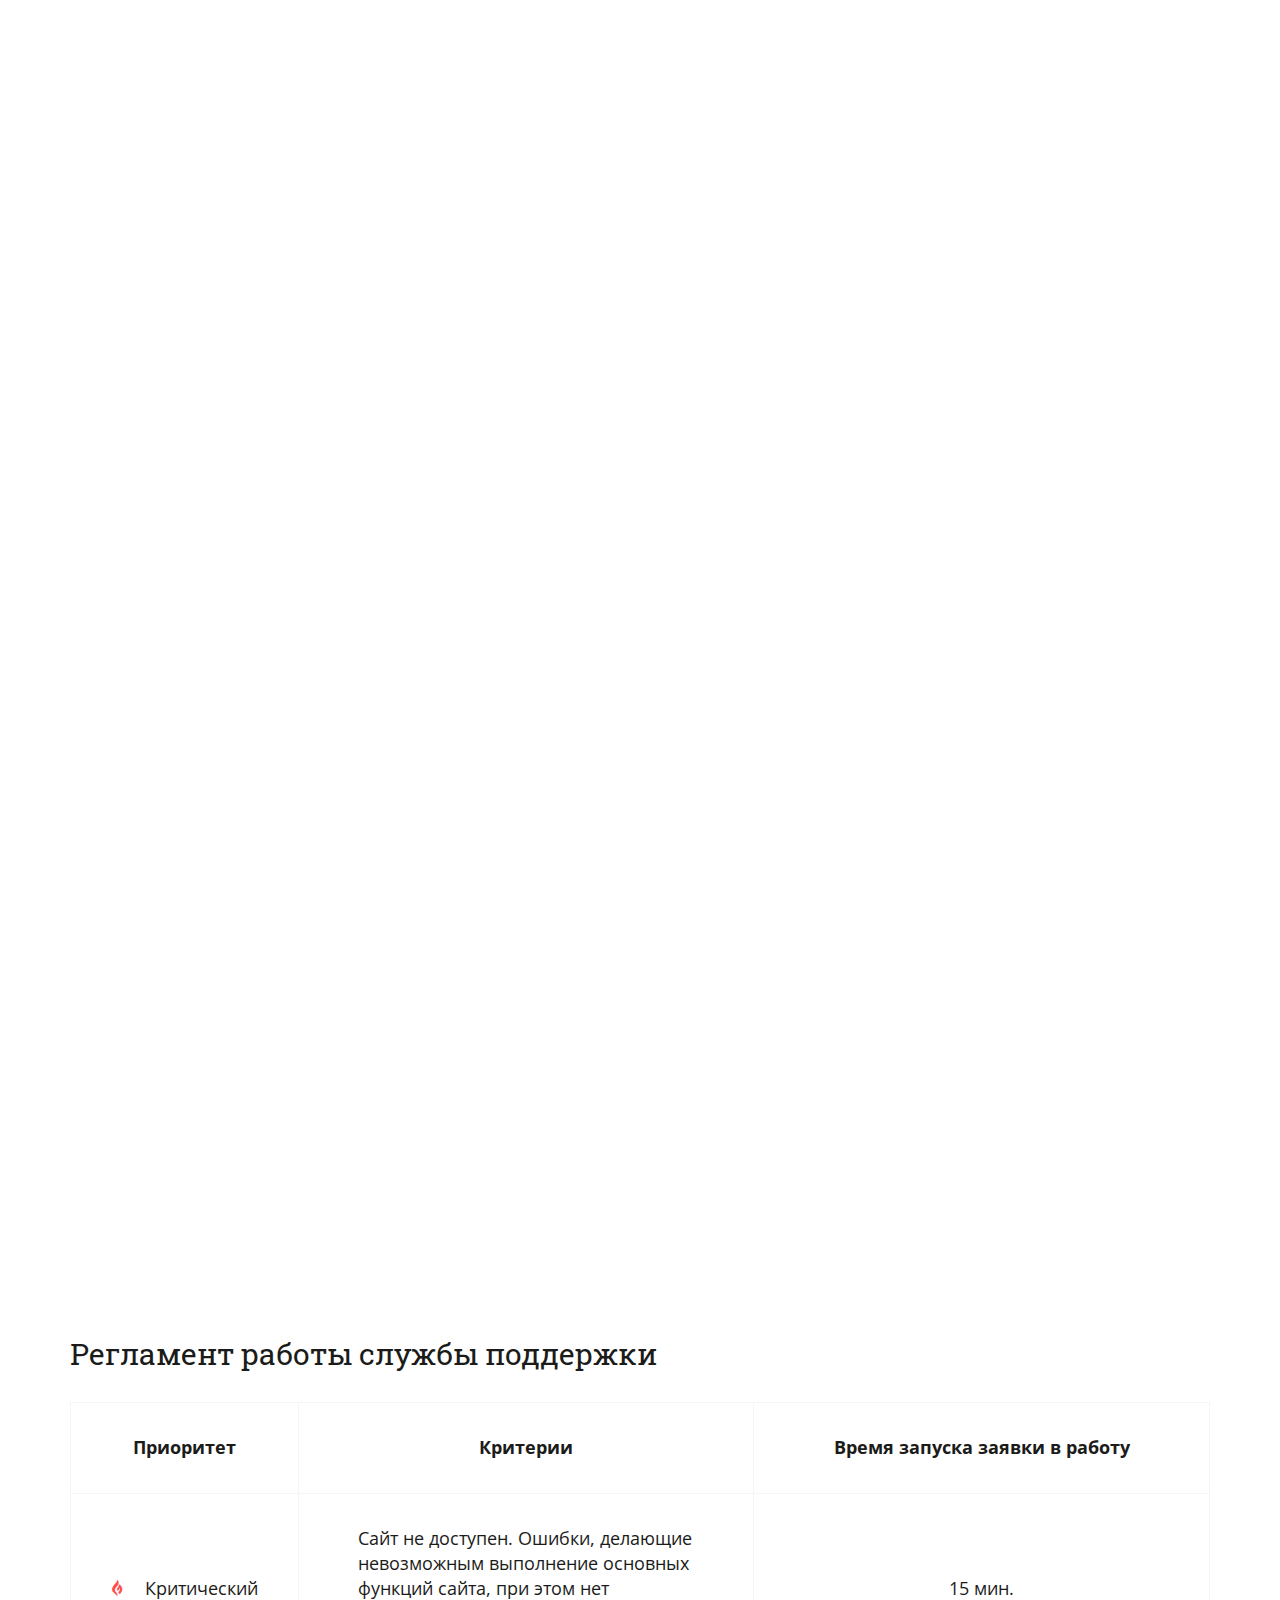
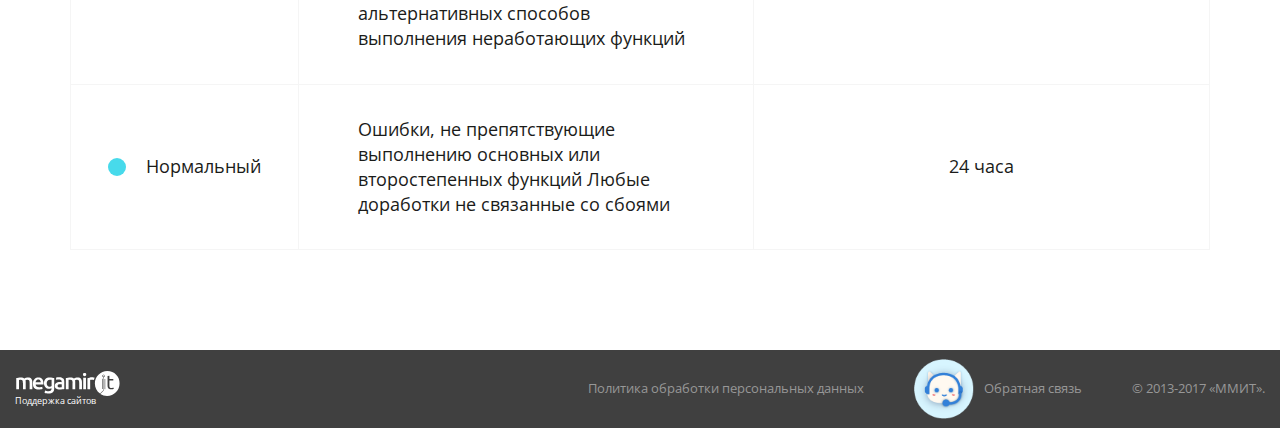
<file: how-made.html>
<!DOCTYPE html>
<html lang="ru">
<head>
    <meta charset="utf-8">
    <meta http-equiv="x-ua-compatible" content="ie=edge">
    <meta name="viewport" content="width=1280">
    <title>MegaMirIt Тикетная система</title>
    <link href="https://fonts.googleapis.com/css?family=Open+Sans:300,300i,400,400i,600,700|Roboto+Slab:300,400,700&amp;subset=cyrillic" rel="stylesheet">
    <link href="app/css/animate.css" rel="stylesheet">
    <link href="app/css/magnific-popup.css" rel="stylesheet">
    <link href="app/css/font-awesome.min.css" rel="stylesheet">
    <link href="app/css/gray.min.css" rel="stylesheet">
    <link href="app/css/slick.css" rel="stylesheet">
    <link href="app/css/tooltipster.bundle.css" rel="stylesheet">
    <link href="app/css/select2.css" rel="stylesheet">
    <link href="app/css/datepicker.min.css" rel="stylesheet">
    <link href="https://use.fontawesome.com/releases/v5.0.6/css/all.css" rel="stylesheet">
    <link href="app/main.css" rel="stylesheet">
    <link rel="icon" type="image/png" href="/favicon.png"/>
</head>
<body>
<header class="header hedaer-main">
    <div class="template-wrapper header__wrapper">
        <div class="header__col">
            <a href="/" class="main-logo">
                <svg class="main-logo__svg" version="1.1" id="Слой_1" xmlns="http://www.w3.org/2000/svg" xmlns:xlink="http://www.w3.org/1999/xlink" x="0px" y="0px"
         viewBox="0 0 106 25.6" style="enable-background:new 0 0 106 25.6;" xml:space="preserve">
    <style type="text/css">
        .st0 {
            fill: #FFFFFF;
        }
    </style>
    <path class="st0" d="M6.8,12.5c0-1.3-0.2-2.2-0.4-2.7C6,9.2,5.5,8.9,4.6,8.9c-0.3,0-0.7,0-1,0C3.2,9,2.9,9.1,2.8,9.1v9.7H0V7.2
        C0.6,7,1.2,6.9,2.1,6.8C3,6.6,3.9,6.6,4.8,6.6c0.9,0,1.5,0.1,2,0.3s0.9,0.5,1.3,0.9c0.2-0.1,0.4-0.3,0.7-0.4C9.2,7.2,9.4,7.1,9.8,7
        c0.3-0.1,0.7-0.2,1-0.3c0.3-0.1,0.7-0.1,1.1-0.1c0.9,0,1.7,0.1,2.3,0.4c0.6,0.3,1.1,0.7,1.4,1.1c0.3,0.5,0.6,1.1,0.7,1.7
        c0.1,0.7,0.2,1.4,0.2,2.2v6.8h-2.8v-6.3c0-1.3-0.2-2.2-0.4-2.7c-0.3-0.6-0.9-0.9-1.8-0.9c-0.4,0-0.9,0-1.3,0.2
        C9.9,9.2,9.5,9.4,9.4,9.5c0.1,0.4,0.2,0.8,0.3,1.2c0,0.4,0,0.9,0,1.4v6.6H6.9v-6.3H6.8z M17.1,12.9c0-1.1,0.2-2,0.4-2.8
        c0.3-0.8,0.7-1.4,1.3-2c0.5-0.6,1.1-0.9,1.8-1.1c0.7-0.3,1.4-0.4,2-0.4c1.7,0,2.9,0.5,3.9,1.5c0.9,1,1.4,2.6,1.4,4.6v0.5
        c0,0.2,0,0.4,0,0.5h-8c0,0.9,0.4,1.7,1,2.2c0.6,0.6,1.5,0.8,2.6,0.8c0.7,0,1.3,0,1.8-0.2c0.6-0.1,1-0.3,1.3-0.4l0.4,2.3
        c-0.2,0-0.4,0.2-0.6,0.2c-0.3,0.1-0.6,0.2-0.9,0.2c-0.3,0-0.7,0.1-1.1,0.2s-0.8,0-1.2,0c-1.1,0-2-0.2-2.8-0.4
        c-0.8-0.3-1.4-0.8-2-1.3s-0.9-1.2-1.1-2C17.2,14.6,17.1,13.8,17.1,12.9z M25.1,11.6c0-0.4,0-0.7-0.2-1.1c-0.1-0.3-0.3-0.7-0.4-0.9
        c-0.2-0.3-0.4-0.4-0.8-0.6c-0.3-0.2-0.7-0.2-1.1-0.2c-0.4,0-0.8,0-1.1,0.2c-0.3,0.2-0.6,0.4-0.9,0.6c-0.2,0.3-0.4,0.6-0.5,0.9
        c-0.1,0.3-0.2,0.7-0.3,1.1L25.1,11.6L25.1,11.6L25.1,11.6z M38.9,17.6c0,1.9-0.5,3.3-1.4,4.2c-1,0.9-2.4,1.3-4.4,1.3
        c-0.7,0-1.4,0-2.2-0.2c-0.7-0.1-1.3-0.3-1.9-0.5l0.5-2.4c0.5,0.2,1,0.3,1.6,0.5c0.6,0.1,1.3,0.2,2,0.2c1.1,0,1.9-0.2,2.4-0.7
        c0.5-0.5,0.7-1.1,0.7-2v-0.4c-0.3,0.2-0.6,0.3-1.1,0.4c-0.4,0.1-0.9,0.2-1.5,0.2c-0.8,0-1.4-0.1-2.1-0.4c-0.6-0.2-1.1-0.6-1.6-1.1
        c-0.4-0.5-0.8-1.1-1.1-1.8s-0.4-1.5-0.4-2.4s0.1-1.7,0.4-2.4c0.3-0.7,0.7-1.4,1.1-1.9C30.4,7.8,31,7.3,31.8,7
        c0.7-0.3,1.5-0.4,2.5-0.4c0.9,0,1.8,0,2.6,0.2c0.9,0.1,1.5,0.3,2,0.4L38.9,17.6L38.9,17.6L38.9,17.6z M31.2,12.5
        c0,1.1,0.3,2,0.8,2.6c0.5,0.6,1.1,0.9,2,0.9c0.4,0,0.9,0,1.3-0.2c0.4-0.1,0.7-0.3,0.9-0.4V9c-0.2,0-0.4-0.1-0.7-0.1
        c-0.3,0-0.7,0-1.1,0c-1,0-1.8,0.3-2.3,1C31.5,10.5,31.2,11.4,31.2,12.5z M44.4,6.5c0.9,0,1.7,0.1,2.3,0.3c0.6,0.2,1.1,0.6,1.5,0.9
        c0.4,0.4,0.7,0.9,0.8,1.5c0.2,0.6,0.2,1.2,0.2,2v7.2c-0.4,0.1-1.1,0.2-2,0.3c-0.9,0.1-1.8,0.2-2.9,0.2c-0.7,0-1.4,0-2-0.2
        c-0.6-0.1-1.1-0.3-1.5-0.7c-0.4-0.3-0.8-0.7-1-1.2c-0.2-0.5-0.3-1.1-0.3-1.8c0-0.7,0.1-1.3,0.4-1.7c0.3-0.5,0.6-0.9,1.1-1.1
        c0.4-0.3,1-0.5,1.6-0.7c0.6-0.1,1.2-0.2,1.9-0.2c0.3,0,0.6,0,0.9,0c0.3,0,0.7,0.1,1.1,0.2v-0.4c0-0.3,0-0.6-0.1-0.9
        c0-0.3-0.2-0.6-0.4-0.8c-0.2-0.2-0.4-0.4-0.8-0.5c-0.3-0.1-0.7-0.2-1.1-0.2c-0.7,0-1.2,0-1.8,0.1c-0.6,0.1-1,0.2-1.3,0.3l-0.3-2.3
        c0.3-0.1,0.9-0.2,1.5-0.4C42.9,6.6,43.6,6.5,44.4,6.5z M44.6,16.8c0.9,0,1.5,0,2-0.1v-3c-0.2,0-0.4-0.1-0.7-0.1c-0.3,0-0.6,0-0.9,0
        c-0.3,0-0.6,0-0.9,0c-0.3,0-0.6,0.1-0.9,0.3c-0.3,0.1-0.4,0.3-0.6,0.5c-0.2,0.2-0.2,0.5-0.2,0.9c0,0.7,0.2,1.1,0.6,1.4
        C43.4,16.7,43.9,16.8,44.6,16.8z"/>
    <path class="st0" d="M57.7,12.5c0-1.3-0.2-2.2-0.4-2.7c-0.3-0.6-0.9-0.9-1.8-0.9c-0.3,0-0.7,0-1,0c-0.4,0-0.7,0.1-0.9,0.1v9.7h-2.8
        V7.2c0.6-0.2,1.2-0.3,2.1-0.4c0.9-0.1,1.8-0.2,2.7-0.2c0.9,0,1.5,0.1,2,0.3c0.6,0.2,0.9,0.5,1.3,0.9c0.2-0.1,0.4-0.3,0.7-0.4
        C60,7.2,60.3,7.1,60.6,7c0.3-0.1,0.7-0.2,1-0.3c0.3-0.1,0.7-0.1,1.1-0.1c0.9,0,1.7,0.1,2.3,0.4c0.6,0.3,1.1,0.7,1.4,1.1
        c0.3,0.5,0.6,1.1,0.7,1.7c0.1,0.7,0.2,1.4,0.2,2.2v6.8h-2.8v-6.3c0-1.3-0.2-2.2-0.4-2.7c-0.3-0.6-0.9-0.9-1.8-0.9
        c-0.4,0-0.9,0-1.3,0.2c-0.4,0.2-0.7,0.3-0.9,0.4c0.1,0.4,0.2,0.8,0.3,1.2c0,0.4,0,0.9,0,1.4v6.6h-2.8v-6.3H57.7z M71.7,3.7
        c0,0.5-0.2,0.9-0.5,1.2c-0.3,0.3-0.7,0.4-1.2,0.4c-0.5,0-0.9-0.2-1.2-0.4c-0.3-0.3-0.5-0.7-0.5-1.2c0-0.6,0.2-0.9,0.5-1.3
        C69.1,2.1,69.5,2,70,2c0.4,0,0.9,0.2,1.2,0.4C71.5,2.8,71.7,3.2,71.7,3.7z M68.6,6.8h2.8v12h-2.8V6.8z M79.5,9.2
        c-0.2,0-0.3,0-0.7-0.2c-0.4,0-0.9-0.1-1.4-0.1c-0.3,0-0.6,0-1,0.1c-0.3,0-0.6,0.1-0.7,0.2v9.6h-2.8V7.4c0.6-0.2,1.2-0.4,2-0.6
        c0.8-0.2,1.7-0.3,2.6-0.3c0.2,0,0.4,0,0.7,0c0.2,0,0.5,0,0.7,0.1c0.2,0.1,0.5,0.1,0.7,0.1c0.2,0,0.4,0.1,0.6,0.2L79.5,9.2z"/>
    <path class="st0" d="M90.3,5c0-0.4-0.3-0.8-0.7-0.8S88.8,4.6,88.8,5c0,0.4,0.3,0.7,0.8,0.7C89.9,5.7,90.3,5.5,90.3,5z"/>
    <path class="st0" d="M93.3,0c-7.1,0-12.8,5.7-12.8,12.8c0,4.3,2.1,8,5.3,10.3l3.4-3.4V6.9c0-0.4-0.1-0.6-0.4-0.7
        c-0.4-0.2-0.7-0.7-0.7-1.1c0-0.7,0.6-1.3,1.3-1.3s1.3,0.6,1.3,1.3c0,0.5-0.3,0.9-0.7,1.1c-0.2,0.1-0.4,0.3-0.4,0.6V20l0,0l-3.5,3.5
        c2,1.3,4.4,2,6.9,2c7.1,0,12.8-5.7,12.8-12.8C106.1,5.7,100.4,0,93.3,0z M88.6,8v10.5H88V8H88.6z M91.1,18.6h-0.6V8.1h0.6V18.6z
         M98.8,18.6c-0.5,0.2-1,0.2-1.6,0.2c-0.7,0-1.3-0.1-1.8-0.3c-0.4-0.2-0.9-0.4-1.1-0.9c-0.3-0.4-0.5-0.9-0.6-1.3
        c-0.1-0.6-0.2-1.1-0.2-1.8V5.2l1.9-0.3v3.3h4v1.6h-4v4.9c0,0.6,0,0.9,0.1,1.3c0,0.3,0.2,0.6,0.4,0.9c0.2,0.2,0.4,0.3,0.6,0.4
        c0.2,0,0.6,0.1,0.9,0.1c0.6,0,1,0,1.4-0.2c0.3-0.1,0.6-0.2,0.7-0.3l0.4,1.5C99.7,18.4,99.3,18.4,98.8,18.6z"/>
    </svg>
                <span class="main-logo__text">
                                Поддержка сайтов
                            </span>
            </a>
            <nav class="main-nav">
                <ul class="main-nav__list">
                    <li class="main-nav__item">
                        <a href="#">
                            Обращения
                        </a>
                    </li>
                    <li class="main-nav__item">
                        <a href="#">
                            Документы
                        </a>
                    </li>
                    <li class="main-nav__item">
                        <a href="#">
                            Отчеты
                        </a>
                    </li>
                    <li class="main-nav__item">
                        <a href="#">
                            Как мы работаем
                        </a>
                    </li>
                </ul>
            </nav>
        </div>
        <div class="header__col">
            <div class="header__information">
                <div class="header__information-item">
                        <span class="header__information-title">
                            Оплаченый период:
                        </span>
                    <span class="header__information-text">сентябрь 2017</span>
                </div>
                <div class="header__information-item">
                        <span class="header__information-title">
                            Остаток часов:
                        </span>
                    <span class="header__information-text">1 ч. 23 мин.</span>
                </div>
                <div class="submenu submenu_flex">
                    <div class="header__information-item submenu__item">
                        <span class="header__information-title header__information-title_left">
                            Остаток:
                        </span>
                    </div>
                    <div class="header__information-item submenu__item">
                        <span class="header__information-title">
                            Обслуживание:
                        </span>
                        <span class="header__information-text header__information-text_bold">3 ч.</span>
                    </div>
                    <div class="header__information-item submenu__item">
                        <span class="header__information-title">
                            Доработки:
                        </span>
                        <span class="header__information-text header__information-text_bold">30 мин.</span>
                    </div>
                </div>
            </div>
            <div class="user-information">
                <a href="#">
                    <img class="user-information__img" src="images/avatar.png" alt="avatar">
                    Алиса Сазонова
                </a>
                <div class="submenu sign-in">
                    <div class="sign-in__title">Личный кабинет</div>
                    <div class="sign-in__item sign-in__settings">
                        <a href="#">Настройки</a>
                    </div>
                    <div class="sign-in__item sign-in__escape">
                        <a href="#">Выйти</a>
                    </div>
                </div>
            </div>
            <div class="notice">
                <div class="notice__logo">
                    <i class="far fa-bell"></i>
                    <div class="notice__new-notice">
                        17
                    </div>
                </div>
            </div>
        </div>
    </div>
</header>
<div class="main-block">
    <div class="template-wrapper template-wrapper_how-made">
        <h1 class="content-h1">Как мы работаем</h1>
        <div class="time-work">
            <div class="time-work__item">
                <div class="time-work__img">
                    <img src="images/time-banner.png" alt="время реакции">
                </div>
                <div class="time-work__text">
                    Время реакции — время, через которое
                    специалист гарантированно примет
                    обращение на изучение, после чего сможет
                    озвучить  срок реализации
                </div>
            </div>
            <div class="time-work__item">
                <div class="time-work__img">
                    <img src="images/time-banner1.png" alt="работы бесплатно">
                </div>
                <div class="time-work__text">
                    Если мы не ответили Вам в рабочее время*
                    в течении 15 мин. —
                    1 час работы специалиста БЕСПЛАТНО
                </div>
            </div>
        </div>
    </div>
</div>
<div class="main-block main-block_grey">
    <div class="template-wrapper template-wrapper_how-made convenience">
        <h2>Как мы работаем</h2>
        <p>
            Для работы с Вашими обращениями мы используем тикетную систему, которую разработали с учётом многолетнего опыта работы по поддержке сайтов. Мы постарались учесть все пожелания пользователей этой системы, чтобы этот сервис был для Вас максимально удобен и полезен.
        </p>
        <div class="convenience__information">
            <div class="convenience__information-text">
                <div class="convenience__title border-right">
                    Удобство использования тикетной системы:
                </div>
                <p class="border-right">Сохранение всей истории переписки с клиентами
                    по всем обращениям в поддержку</p>
                <p class="border-right">Взаимозаменяемость специалистов технической
                    поддержки — в работу над Вашим  обращением
                    будут вовлечены специалисты, имеющие
                    максимальный профессиональный уровень
                    вданной области, состав специалистов может
                    измениться для наиболее быстрого
                    и качественного решения проблемы:</p>
                <p class="border-right">Одновременная работа нескольких
                    специалистов с тикетной системой: любой
                    ответственный сотрудник вашей компании
                    может воспользоваться сервисом,
                    чтобы оставить обращение и проконтролировать
                    процесс работы над ним;</p>
                <p class="border-right">Web интерфейс</p>
            </div>
            <div class="convenience__img">
                <img src="images/how-made1.png" alt="Тикетная система">
                <img src="images/how-made2.png" alt="Тикетная система">
            </div>
        </div>
    </div>
</div>
<div class="main-block">
    <div class="template-wrapper template-wrapper_how-made">
        <h2>
            Выполнение работ
        </h2>
        <div class="execution">
            <div class="execution__step">
                <div class="execution__text">
                    <div class="execution__title">Создание нового обращения</div>
                    <p>Вы создаёте обращение в тикетной системе.</p>
                </div>
                <div class="execution__number">
                    1
                </div>
                <div class="execution__infographic creating-ticket">
                    <img src="images/execution1.png" alt="Создание нового обращения">
                    <img src="images/add-ticket.png" alt="добавление">
                </div>
            </div>
            <div class="execution__step execution__step_reverse">
                <div class="execution__text">
                    <div class="execution__title">Реакция на обращение</div>
                    <p>Менеджер или специалист ответит на Ваше обращение в течение 15 минут *</p>
                </div>
                <div class="execution__number">
                    2
                </div>
                <div class="execution__infographic reaction">
                    <img src="images/execution2.jpg" alt="Реакция на обращение">
                    <img src="images/execution3.jpg" alt="Реакция на обращение">
                </div>
            </div>
            <div class="execution__step">
                <div class="execution__text">
                    <div class="execution__title">Выполнение работы</div>
                    <p>Благодаря автоматизированой системе распределения обращений, Вашей задачей займётся специалист с успешным опытом выполнения подобных задач. Задача будет выполнена качественно
                        и в оговоренный срок.</p>
                </div>
                <div class="execution__number">
                    3
                </div>
                <div class="execution__infographic implementation">
                    <img src="images/execution4.jpg" alt="Выполнение работы">
                    <img src="images/execution5.jpg" alt="Выполнение работы">
                    <img src="images/execution6.jpg" alt="Выполнение работы">
                </div>
            </div>
            <div class="execution__step execution__step_reverse">
                <div class="execution__text">
                    <div class="execution__title">Работы выполнены</div>
                    <p>Выполненная работа обязательно тестируется нами на соответствие условию задачи и стандарты качества. После того, как тестировщик одобрил результат, Вы получите уведомление
                        о завершении задачи.</p>
                </div>
                <div class="execution__number">
                    4
                </div>
                <div class="execution__infographic all-good">
                    <img src="images/execution7.png" alt="Работы выполнены">
                    <img src="images/execution8.jpg" alt="Работы выполнены">
                </div>
            </div>
        </div>
        <h2>Регламент  работы службы поддержки</h2>
        <table class="regulations">
            <tr>
                <th>
                    Приоритет
                </th>
                <th>
                    Критерии
                </th>
                <th>
                    Время запуска заявки в работу
                </th>
            </tr>
            <tr>
                <td><i class="fab fa-gripfire"></i>Критический</td>
                <td>Сайт не доступен. Ошибки, делающие невозможным выполнение основных функций сайта, при этом нет альтернативных способов выполнения неработающих функций</td>
                <td>15 мин.</td>
            </tr>
            <tr>
                <td><div class="normal">Нормальный</div></td>
                <td>Ошибки, не препятствующие выполнению основных или второстепенных функций
                    Любые доработки не связанные со сбоями</td>
                <td>24 часа</td>
            </tr>
        </table>
    </div>
</div>
<footer class="main-footer">
    <div class="template-wrapper main-footer__wrapper">
        <div class="main-footer__col">
            <a href="/" class="main-logo">
                <svg class="main-logo__svg" version="1.1" id="Слой_1" xmlns="http://www.w3.org/2000/svg" xmlns:xlink="http://www.w3.org/1999/xlink" x="0px" y="0px" viewBox="0 0 106 25.6" style="enable-background:new 0 0 106 25.6;" xml:space="preserve">
                <style type="text/css">
        .st0 {
            fill: #FFFFFF;
        }
    </style>
                <path class="st0" d="M6.8,12.5c0-1.3-0.2-2.2-0.4-2.7C6,9.2,5.5,8.9,4.6,8.9c-0.3,0-0.7,0-1,0C3.2,9,2.9,9.1,2.8,9.1v9.7H0V7.2
                    C0.6,7,1.2,6.9,2.1,6.8C3,6.6,3.9,6.6,4.8,6.6c0.9,0,1.5,0.1,2,0.3s0.9,0.5,1.3,0.9c0.2-0.1,0.4-0.3,0.7-0.4C9.2,7.2,9.4,7.1,9.8,7
                    c0.3-0.1,0.7-0.2,1-0.3c0.3-0.1,0.7-0.1,1.1-0.1c0.9,0,1.7,0.1,2.3,0.4c0.6,0.3,1.1,0.7,1.4,1.1c0.3,0.5,0.6,1.1,0.7,1.7
                    c0.1,0.7,0.2,1.4,0.2,2.2v6.8h-2.8v-6.3c0-1.3-0.2-2.2-0.4-2.7c-0.3-0.6-0.9-0.9-1.8-0.9c-0.4,0-0.9,0-1.3,0.2
                    C9.9,9.2,9.5,9.4,9.4,9.5c0.1,0.4,0.2,0.8,0.3,1.2c0,0.4,0,0.9,0,1.4v6.6H6.9v-6.3H6.8z M17.1,12.9c0-1.1,0.2-2,0.4-2.8
                    c0.3-0.8,0.7-1.4,1.3-2c0.5-0.6,1.1-0.9,1.8-1.1c0.7-0.3,1.4-0.4,2-0.4c1.7,0,2.9,0.5,3.9,1.5c0.9,1,1.4,2.6,1.4,4.6v0.5
                    c0,0.2,0,0.4,0,0.5h-8c0,0.9,0.4,1.7,1,2.2c0.6,0.6,1.5,0.8,2.6,0.8c0.7,0,1.3,0,1.8-0.2c0.6-0.1,1-0.3,1.3-0.4l0.4,2.3
                    c-0.2,0-0.4,0.2-0.6,0.2c-0.3,0.1-0.6,0.2-0.9,0.2c-0.3,0-0.7,0.1-1.1,0.2s-0.8,0-1.2,0c-1.1,0-2-0.2-2.8-0.4
                    c-0.8-0.3-1.4-0.8-2-1.3s-0.9-1.2-1.1-2C17.2,14.6,17.1,13.8,17.1,12.9z M25.1,11.6c0-0.4,0-0.7-0.2-1.1c-0.1-0.3-0.3-0.7-0.4-0.9
                    c-0.2-0.3-0.4-0.4-0.8-0.6c-0.3-0.2-0.7-0.2-1.1-0.2c-0.4,0-0.8,0-1.1,0.2c-0.3,0.2-0.6,0.4-0.9,0.6c-0.2,0.3-0.4,0.6-0.5,0.9
                    c-0.1,0.3-0.2,0.7-0.3,1.1L25.1,11.6L25.1,11.6L25.1,11.6z M38.9,17.6c0,1.9-0.5,3.3-1.4,4.2c-1,0.9-2.4,1.3-4.4,1.3
                    c-0.7,0-1.4,0-2.2-0.2c-0.7-0.1-1.3-0.3-1.9-0.5l0.5-2.4c0.5,0.2,1,0.3,1.6,0.5c0.6,0.1,1.3,0.2,2,0.2c1.1,0,1.9-0.2,2.4-0.7
                    c0.5-0.5,0.7-1.1,0.7-2v-0.4c-0.3,0.2-0.6,0.3-1.1,0.4c-0.4,0.1-0.9,0.2-1.5,0.2c-0.8,0-1.4-0.1-2.1-0.4c-0.6-0.2-1.1-0.6-1.6-1.1
                    c-0.4-0.5-0.8-1.1-1.1-1.8s-0.4-1.5-0.4-2.4s0.1-1.7,0.4-2.4c0.3-0.7,0.7-1.4,1.1-1.9C30.4,7.8,31,7.3,31.8,7
                    c0.7-0.3,1.5-0.4,2.5-0.4c0.9,0,1.8,0,2.6,0.2c0.9,0.1,1.5,0.3,2,0.4L38.9,17.6L38.9,17.6L38.9,17.6z M31.2,12.5
                    c0,1.1,0.3,2,0.8,2.6c0.5,0.6,1.1,0.9,2,0.9c0.4,0,0.9,0,1.3-0.2c0.4-0.1,0.7-0.3,0.9-0.4V9c-0.2,0-0.4-0.1-0.7-0.1
                    c-0.3,0-0.7,0-1.1,0c-1,0-1.8,0.3-2.3,1C31.5,10.5,31.2,11.4,31.2,12.5z M44.4,6.5c0.9,0,1.7,0.1,2.3,0.3c0.6,0.2,1.1,0.6,1.5,0.9
                    c0.4,0.4,0.7,0.9,0.8,1.5c0.2,0.6,0.2,1.2,0.2,2v7.2c-0.4,0.1-1.1,0.2-2,0.3c-0.9,0.1-1.8,0.2-2.9,0.2c-0.7,0-1.4,0-2-0.2
                    c-0.6-0.1-1.1-0.3-1.5-0.7c-0.4-0.3-0.8-0.7-1-1.2c-0.2-0.5-0.3-1.1-0.3-1.8c0-0.7,0.1-1.3,0.4-1.7c0.3-0.5,0.6-0.9,1.1-1.1
                    c0.4-0.3,1-0.5,1.6-0.7c0.6-0.1,1.2-0.2,1.9-0.2c0.3,0,0.6,0,0.9,0c0.3,0,0.7,0.1,1.1,0.2v-0.4c0-0.3,0-0.6-0.1-0.9
                    c0-0.3-0.2-0.6-0.4-0.8c-0.2-0.2-0.4-0.4-0.8-0.5c-0.3-0.1-0.7-0.2-1.1-0.2c-0.7,0-1.2,0-1.8,0.1c-0.6,0.1-1,0.2-1.3,0.3l-0.3-2.3
                    c0.3-0.1,0.9-0.2,1.5-0.4C42.9,6.6,43.6,6.5,44.4,6.5z M44.6,16.8c0.9,0,1.5,0,2-0.1v-3c-0.2,0-0.4-0.1-0.7-0.1c-0.3,0-0.6,0-0.9,0
                    c-0.3,0-0.6,0-0.9,0c-0.3,0-0.6,0.1-0.9,0.3c-0.3,0.1-0.4,0.3-0.6,0.5c-0.2,0.2-0.2,0.5-0.2,0.9c0,0.7,0.2,1.1,0.6,1.4
                    C43.4,16.7,43.9,16.8,44.6,16.8z"></path>
                <path class="st0" d="M57.7,12.5c0-1.3-0.2-2.2-0.4-2.7c-0.3-0.6-0.9-0.9-1.8-0.9c-0.3,0-0.7,0-1,0c-0.4,0-0.7,0.1-0.9,0.1v9.7h-2.8
                    V7.2c0.6-0.2,1.2-0.3,2.1-0.4c0.9-0.1,1.8-0.2,2.7-0.2c0.9,0,1.5,0.1,2,0.3c0.6,0.2,0.9,0.5,1.3,0.9c0.2-0.1,0.4-0.3,0.7-0.4
                    C60,7.2,60.3,7.1,60.6,7c0.3-0.1,0.7-0.2,1-0.3c0.3-0.1,0.7-0.1,1.1-0.1c0.9,0,1.7,0.1,2.3,0.4c0.6,0.3,1.1,0.7,1.4,1.1
                    c0.3,0.5,0.6,1.1,0.7,1.7c0.1,0.7,0.2,1.4,0.2,2.2v6.8h-2.8v-6.3c0-1.3-0.2-2.2-0.4-2.7c-0.3-0.6-0.9-0.9-1.8-0.9
                    c-0.4,0-0.9,0-1.3,0.2c-0.4,0.2-0.7,0.3-0.9,0.4c0.1,0.4,0.2,0.8,0.3,1.2c0,0.4,0,0.9,0,1.4v6.6h-2.8v-6.3H57.7z M71.7,3.7
                    c0,0.5-0.2,0.9-0.5,1.2c-0.3,0.3-0.7,0.4-1.2,0.4c-0.5,0-0.9-0.2-1.2-0.4c-0.3-0.3-0.5-0.7-0.5-1.2c0-0.6,0.2-0.9,0.5-1.3
                    C69.1,2.1,69.5,2,70,2c0.4,0,0.9,0.2,1.2,0.4C71.5,2.8,71.7,3.2,71.7,3.7z M68.6,6.8h2.8v12h-2.8V6.8z M79.5,9.2
                    c-0.2,0-0.3,0-0.7-0.2c-0.4,0-0.9-0.1-1.4-0.1c-0.3,0-0.6,0-1,0.1c-0.3,0-0.6,0.1-0.7,0.2v9.6h-2.8V7.4c0.6-0.2,1.2-0.4,2-0.6
                    c0.8-0.2,1.7-0.3,2.6-0.3c0.2,0,0.4,0,0.7,0c0.2,0,0.5,0,0.7,0.1c0.2,0.1,0.5,0.1,0.7,0.1c0.2,0,0.4,0.1,0.6,0.2L79.5,9.2z"></path>
                <path class="st0" d="M90.3,5c0-0.4-0.3-0.8-0.7-0.8S88.8,4.6,88.8,5c0,0.4,0.3,0.7,0.8,0.7C89.9,5.7,90.3,5.5,90.3,5z"></path>
                <path class="st0" d="M93.3,0c-7.1,0-12.8,5.7-12.8,12.8c0,4.3,2.1,8,5.3,10.3l3.4-3.4V6.9c0-0.4-0.1-0.6-0.4-0.7
                    c-0.4-0.2-0.7-0.7-0.7-1.1c0-0.7,0.6-1.3,1.3-1.3s1.3,0.6,1.3,1.3c0,0.5-0.3,0.9-0.7,1.1c-0.2,0.1-0.4,0.3-0.4,0.6V20l0,0l-3.5,3.5
                    c2,1.3,4.4,2,6.9,2c7.1,0,12.8-5.7,12.8-12.8C106.1,5.7,100.4,0,93.3,0z M88.6,8v10.5H88V8H88.6z M91.1,18.6h-0.6V8.1h0.6V18.6z
                     M98.8,18.6c-0.5,0.2-1,0.2-1.6,0.2c-0.7,0-1.3-0.1-1.8-0.3c-0.4-0.2-0.9-0.4-1.1-0.9c-0.3-0.4-0.5-0.9-0.6-1.3
                    c-0.1-0.6-0.2-1.1-0.2-1.8V5.2l1.9-0.3v3.3h4v1.6h-4v4.9c0,0.6,0,0.9,0.1,1.3c0,0.3,0.2,0.6,0.4,0.9c0.2,0.2,0.4,0.3,0.6,0.4
                    c0.2,0,0.6,0.1,0.9,0.1c0.6,0,1,0,1.4-0.2c0.3-0.1,0.6-0.2,0.7-0.3l0.4,1.5C99.7,18.4,99.3,18.4,98.8,18.6z"></path>
            </svg>
                <span class="main-logo__text">
                Поддержка сайтов
            </span>
            </a>
        </div>
        <div class="main-footer__col copyrighted">
            <a href="#">
                Политика обработки персональных данных
            </a>
            <a class="callback-link" href="#callback-modal">
                <span class="callback-link__icon">
                    <img src="images/callback-cat2.png" alt="cat">
                    <img src="images/callback-cat1.png" alt="cat">
                </span>
                Обратная связь
            </a>
            <span>
                &copy; 2013-2017 «ММИТ».
            </span>
        </div>
    </div>
    <div class="callback mfp-hide modal-popup" id="callback-modal">
        <div class="modal-popup__title">
            Обратная связь
        </div>
        <form action="#" class="callback-form">
            <div class="form-item">
                <label for="callback-name" class="form-label form-label_popup-form">Имя</label>
                <input required type="text" placeholder="Ваше имя" name="form_text_3" id="callback-name">
            </div>
            <div class="form-item">
                <label for="callback-phone" class="form-label form-label_popup-form">Телефон</label>
                <input required type="text" class="input-phone" placeholder="Ваш телефон" name="form_text_4" id="callback-phone">
            </div>
            <div class="form-item">
                <label for="callback-text" class="form-label form-label_popup-form">Комментарий</label>
                <textarea id="callback-text" class="callback__comment" required name="form_textarea_5"></textarea>
            </div>
            <div class="form-item custom-checkbox">
                <input type="checkbox" name="personal_agreement" required id="callback-agreement">
                <label class="form-label" for="callback-agreement">
                    Согласен на обработку персональных данных <a href="/soglashenie.pdf" target="_blank">(соглашение)</a>
                </label>
            </div>
            <div class="form-item__bottom">
                <button type="submit" class="button button-green button-small">
                    Связаться со мной
                </button>
            </div>
        </form>
    </div>
</footer>
<div class="preloder">
    <svg class="lds-bluecat" width="150" height="150" xmlns="http://www.w3.org/2000/svg" xmlns:xlink="http://www.w3.org/1999/xlink" viewBox="0 0 100 100" preserveAspectRatio="xMidYMid">
        <g transform="rotate(74.7463 50 50)">
            <animateTransform attributeName="transform" type="rotate" values="360 50 50;0 50 50" keyTimes="0;1" dur="1.3s" repeatCount="indefinite" calcMode="spline" keySplines="0.5 0 0.5 1" begin="-0.19500000000000003s"></animateTransform>
            <circle cx="50" cy="50" r="39.891" stroke="#9fe4ff" stroke-width="14.4" fill="none" stroke-dasharray="0 300">
                <animate attributeName="stroke-dasharray" values="15 300;82.71203987927132 300;15 300" keyTimes="0;0.5;1" dur="1.3s" repeatCount="indefinite" calcMode="linear" keySplines="0 0.4 0.6 1;0.4 0 1 0.6" begin="-0.08970000000000002s"></animate>
            </circle>
            <circle cx="50" cy="50" r="39.891" stroke="#dbecf2" stroke-width="7.2" fill="none" stroke-dasharray="0 300">
                <animate attributeName="stroke-dasharray" values="15 300;82.71203987927132 300;15 300" keyTimes="0;0.5;1" dur="1.3s" repeatCount="indefinite" calcMode="linear" keySplines="0 0.4 0.6 1;0.4 0 1 0.6" begin="-0.08970000000000002s"></animate>
            </circle>
            <circle cx="50" cy="50" r="32.771" stroke="#3280d8" stroke-width="1" fill="none" stroke-dasharray="0 300">
                <animate attributeName="stroke-dasharray" values="15 300;67.94906768152214 300;15 300" keyTimes="0;0.5;1" dur="1.3s" repeatCount="indefinite" calcMode="linear" keySplines="0 0.4 0.6 1;0.4 0 1 0.6" begin="-0.08970000000000002s"></animate>
            </circle>
            <circle cx="50" cy="50" r="47.171" stroke="#3280d8" stroke-width="1" fill="none" stroke-dasharray="0 300">
                <animate attributeName="stroke-dasharray" values="15 300;99.05083495206111 300;15 300" keyTimes="0;0.5;1" dur="1.3s" repeatCount="indefinite" calcMode="linear" keySplines="0 0.4 0.6 1;0.4 0 1 0.6" begin="-0.08970000000000002s"></animate>
            </circle>
        </g>

        <g transform="rotate(173.078 50 50)">
            <animateTransform attributeName="transform" type="rotate" values="360 50 50;0 50 50" keyTimes="0;1" dur="1.3s" repeatCount="indefinite" calcMode="spline" keySplines="0.5 0 0.5 1"></animateTransform>
            <path fill="#9fe4ff" stroke="#3280d8" d="M97.2,50.1c0,6.1-1.2,12.2-3.5,17.9l-13.3-5.4c1.6-3.9,2.4-8.2,2.4-12.4"></path>
            <path fill="#dbecf2" d="M93.5,49.9c0,1.2,0,2.7-0.1,3.9l-0.4,3.6c-0.4,2-2.3,3.3-4.1,2.8l-0.2-0.1c-1.8-0.5-3.1-2.3-2.7-3.9l0.4-3 c0.1-1,0.1-2.3,0.1-3.3"></path>
            <path fill="#9fe4ff" stroke="#3280d8" d="M85.4,62.7c-0.2,0.7-0.5,1.4-0.8,2.1c-0.3,0.7-0.6,1.4-0.9,2c-0.6,1.1-2,1.4-3.2,0.8c-1.1-0.7-1.7-2-1.2-2.9 c0.3-0.6,0.5-1.2,0.8-1.8c0.2-0.6,0.6-1.2,0.7-1.8"></path>
            <path fill="#9fe4ff" stroke="#3280d8" d="M94.5,65.8c-0.3,0.9-0.7,1.7-1,2.6c-0.4,0.9-0.7,1.7-1.1,2.5c-0.7,1.4-2.3,1.9-3.4,1.3h0 c-1.1-0.7-1.5-2.2-0.9-3.4c0.4-0.8,0.7-1.5,1-2.3c0.3-0.8,0.7-1.5,0.9-2.3"></path>
        </g>
        <g transform="rotate(74.7463 50 50)">
            <animateTransform attributeName="transform" type="rotate" values="360 50 50;0 50 50" keyTimes="0;1" dur="1.3s" repeatCount="indefinite" calcMode="spline" keySplines="0.5 0 0.5 1" begin="-0.19500000000000003s"></animateTransform>
            <path fill="#dbecf2" stroke="#3280d8" d="M86.9,35.3l-6,2.4c-0.4-1.2-1.1-2.4-1.7-3.5c-0.2-0.5,0.3-1.1,0.9-1C82.3,33.8,84.8,34.4,86.9,35.3z"></path>
            <path fill="#dbecf2" stroke="#3280d8" d="M87.1,35.3l6-2.4c-0.6-1.7-1.5-3.3-2.3-4.9c-0.3-0.7-1.2-0.6-1.4,0.1C88.8,30.6,88.2,33,87.1,35.3z"></path>
            <path fill="#9fe4ff" stroke="#3280d8" d="M82.8,50.1c0-3.4-0.5-6.8-1.6-10c-0.2-0.8-0.4-1.5-0.3-2.3c0.1-0.8,0.4-1.6,0.7-2.4c0.7-1.5,1.9-3.1,3.7-4l0,0 c1.8-0.9,3.7-1.1,5.6-0.3c0.9,0.4,1.7,1,2.4,1.8c0.7,0.8,1.3,1.7,1.7,2.8c1.5,4.6,2.2,9.5,2.3,14.4"></path>
            <path fill="#dbecf2" d="M86.3,50.2l0-0.9l-0.1-0.9l-0.1-1.9c0-0.9,0.2-1.7,0.7-2.3c0.5-0.7,1.3-1.2,2.3-1.4l0.3,0 c0.9-0.2,1.9,0,2.6,0.6c0.7,0.5,1.3,1.4,1.4,2.4l0.2,2.2l0.1,1.1l0,1.1"></path>
            <path fill="#ff2d22" d="M93.2,34.6c0.1,0.4-0.3,0.8-0.9,1c-0.6,0.2-1.2,0.1-1.4-0.2c-0.1-0.3,0.3-0.8,0.9-1 C92.4,34.2,93,34.3,93.2,34.6z"></path>
            <path fill="#ff2d22" d="M81.9,38.7c0.1,0.3,0.7,0.3,1.3,0.1c0.6-0.2,1-0.6,0.9-0.9c-0.1-0.3-0.7-0.3-1.3-0.1 C82.2,38,81.8,38.4,81.9,38.7z"></path>
            <path fill="#3280d8" d="M88.5,36.8c0.1,0.3-0.2,0.7-0.6,0.8c-0.5,0.2-0.9,0-1.1-0.3c-0.1-0.3,0.2-0.7,0.6-0.8C87.9,36.3,88.4,36.4,88.5,36.8z"></path>
            <path stroke="#3280d8" d="M85.9,38.9c0.2,0.6,0.8,0.9,1.4,0.7c0.6-0.2,0.9-0.9,0.6-2.1c0.3,1.2,1,1.7,1.6,1.5c0.6-0.2,0.9-0.8,0.8-1.4"></path>
            <path fill="#9fe4ff" stroke="#3280d8" d="M86.8,42.3l0.4,2.2c0.1,0.4,0.1,0.7,0.2,1.1l0.1,1.1c0.1,1.2-0.9,2.3-2.2,2.3c-1.3,0-2.5-0.8-2.5-1.9l-0.1-1 c0-0.3-0.1-0.6-0.2-1l-0.3-1.9"></path>
            <path fill="#9fe4ff" stroke="#3280d8" d="M96.2,40.3l0.5,2.7c0.1,0.5,0.2,0.9,0.2,1.4l0.1,1.4c0.1,1.5-0.9,2.8-2.2,2.9h0c-1.3,0-2.5-1.1-2.6-2.4 L92.1,45c0-0.4-0.1-0.8-0.2-1.2l-0.4-2.5"></path>
            <path fill="#3280d8" d="M91.1,34.1c0.3,0.7,0,1.4-0.7,1.6c-0.6,0.2-1.3-0.1-1.6-0.7c-0.2-0.6,0-1.4,0.7-1.6C90.1,33.1,90.8,33.5,91.1,34.1z"></path>
            <path fill="#3280d8" d="M85.5,36.3c0.2,0.6-0.1,1.2-0.7,1.5c-0.6,0.2-1.3,0-1.5-0.6C83,36.7,83.4,36,84,35.8C84.6,35.5,85.3,35.7,85.5,36.3z"></path>

        </g></svg>
</div>
<script src="app/js/jquery-3.2.1.min.js"></script>
<script src="app/js/jquery.validate.min.js"></script>
<script src="app/js/slick.min.js"></script>
<script src="app/js/jquery.magnific-popup.js"></script>
<script src="app/js/musk.js"></script>
<script src="app/js/jquery.gray.min.js"></script>
<script src="app/js/jquery.viewportchecker.min.js"></script>
<script src="app/js/tooltipster.bundle.min.js"></script>
<script src="app/js/jquery.sticky.js"></script>
<script src="app/js/jquery.mask.min.js"></script>
<script src="app/js/select2.min.js"></script>
<script src="app/js/datepicker.min.js"></script>
<script src="app/js/main.js"></script>
</body>
</html>
</file>
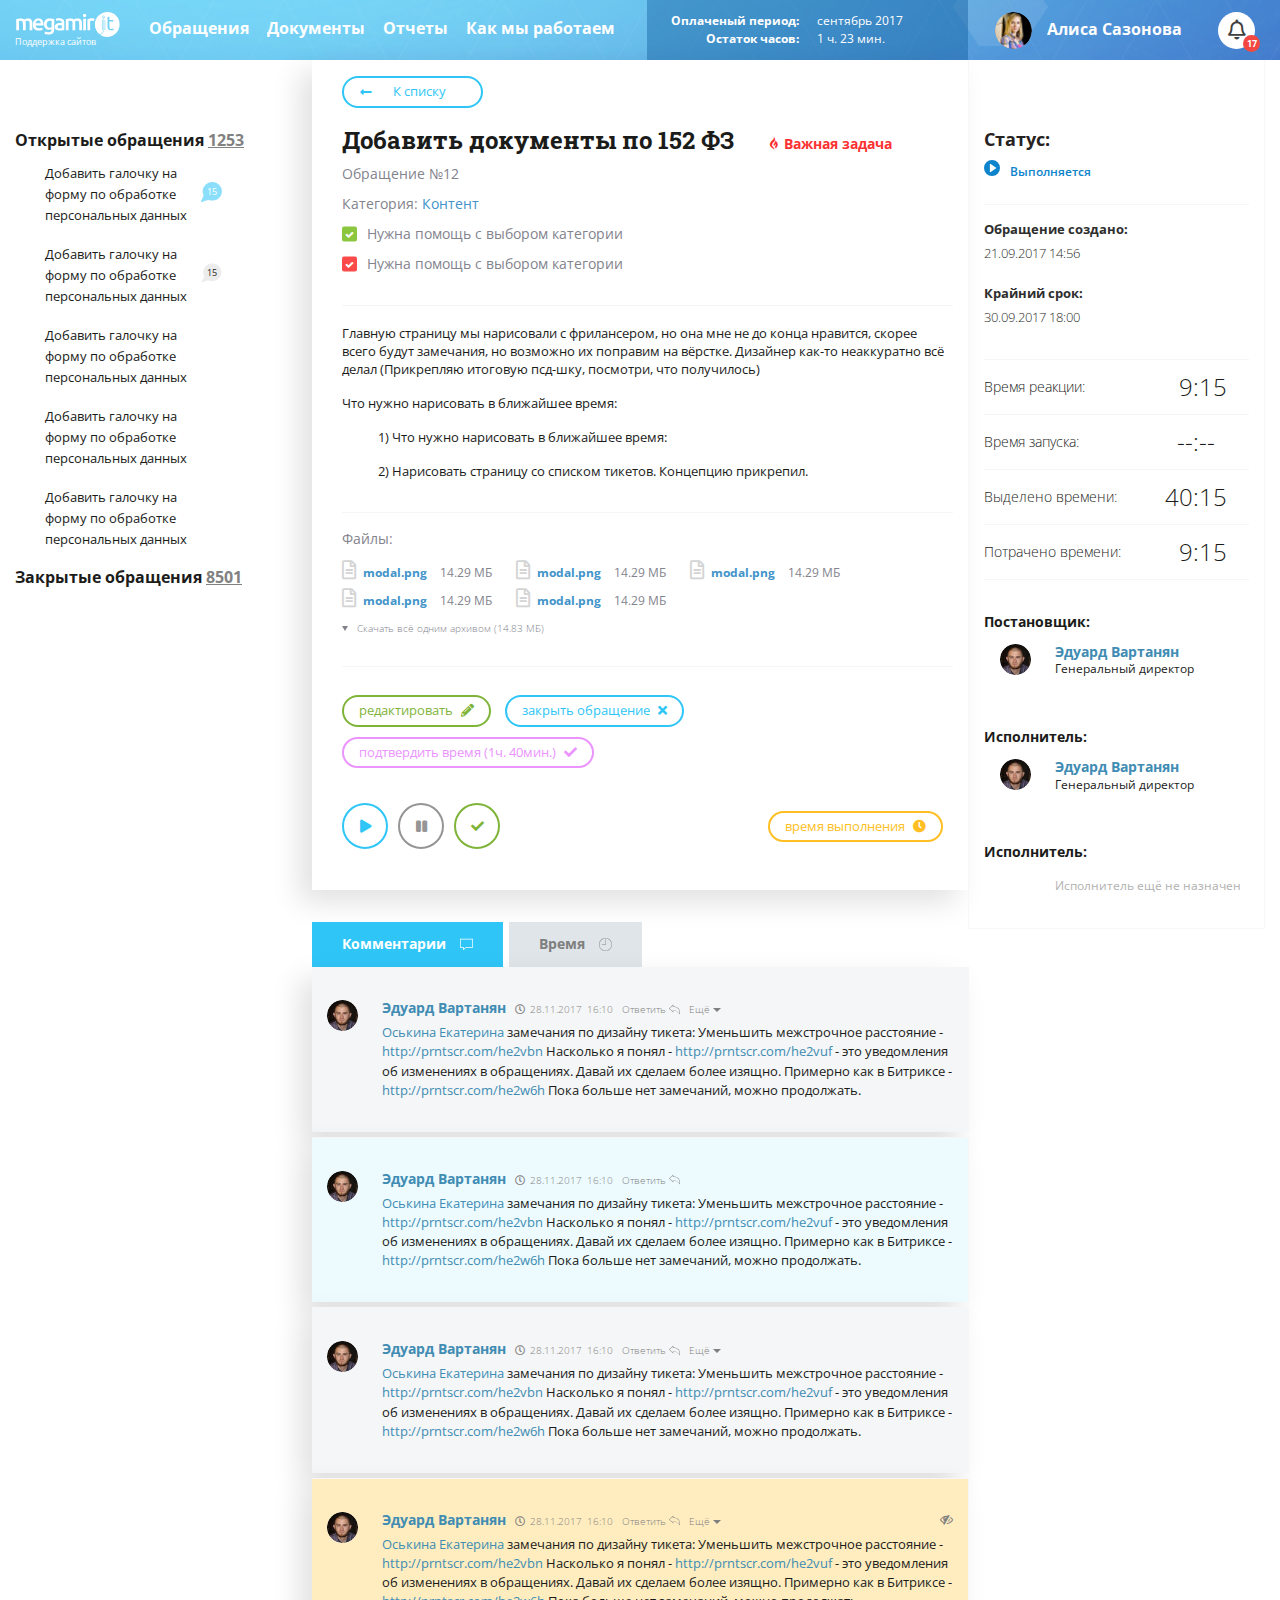
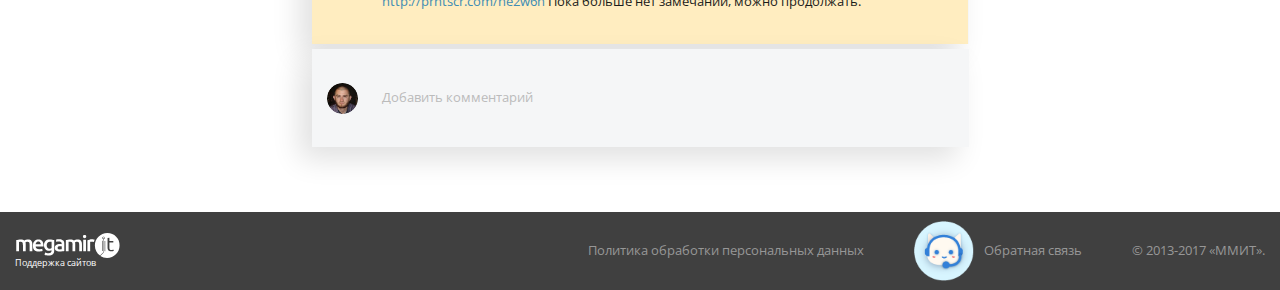
<file: ticket-page.html>
<!DOCTYPE html>
<html lang="ru">
<head>
    <meta charset="utf-8">
    <meta http-equiv="x-ua-compatible" content="ie=edge">
    <meta name="viewport" content="width=1280">
    <title>MegaMirIt Тикетная система</title>
    <link href="https://fonts.googleapis.com/css?family=Open+Sans:300,300i,400,400i,600,700|Roboto+Slab:300,400,700&amp;subset=cyrillic"
          rel="stylesheet">
    <link href="app/css/animate.css" rel="stylesheet">
    <link href="app/css/magnific-popup.css" rel="stylesheet">
    <link href="app/css/font-awesome.min.css" rel="stylesheet">
    <link href="app/css/gray.min.css" rel="stylesheet">
    <link href="app/css/slick.css" rel="stylesheet">
    <link href="app/css/tooltipster.bundle.css" rel="stylesheet">
    <link href="app/css/select2.css" rel="stylesheet">
    <link href="app/css/datepicker.min.css" rel="stylesheet">
    <link href="https://use.fontawesome.com/releases/v5.0.6/css/all.css" rel="stylesheet">
    <link href="app/main.css" rel="stylesheet">
    <link rel="icon" type="image/png" href="/favicon.png"/>
</head>
<body>
<header class="header hedaer-main">
    <div class="template-wrapper header__wrapper">
        <div class="header__col">
            <a href="/" class="main-logo">
                <svg class="main-logo__svg" version="1.1" id="Слой_1" xmlns="http://www.w3.org/2000/svg" xmlns:xlink="http://www.w3.org/1999/xlink" x="0px" y="0px"
         viewBox="0 0 106 25.6" style="enable-background:new 0 0 106 25.6;" xml:space="preserve">
    <style type="text/css">
        .st0 {
            fill: #FFFFFF;
        }
    </style>
    <path class="st0" d="M6.8,12.5c0-1.3-0.2-2.2-0.4-2.7C6,9.2,5.5,8.9,4.6,8.9c-0.3,0-0.7,0-1,0C3.2,9,2.9,9.1,2.8,9.1v9.7H0V7.2
        C0.6,7,1.2,6.9,2.1,6.8C3,6.6,3.9,6.6,4.8,6.6c0.9,0,1.5,0.1,2,0.3s0.9,0.5,1.3,0.9c0.2-0.1,0.4-0.3,0.7-0.4C9.2,7.2,9.4,7.1,9.8,7
        c0.3-0.1,0.7-0.2,1-0.3c0.3-0.1,0.7-0.1,1.1-0.1c0.9,0,1.7,0.1,2.3,0.4c0.6,0.3,1.1,0.7,1.4,1.1c0.3,0.5,0.6,1.1,0.7,1.7
        c0.1,0.7,0.2,1.4,0.2,2.2v6.8h-2.8v-6.3c0-1.3-0.2-2.2-0.4-2.7c-0.3-0.6-0.9-0.9-1.8-0.9c-0.4,0-0.9,0-1.3,0.2
        C9.9,9.2,9.5,9.4,9.4,9.5c0.1,0.4,0.2,0.8,0.3,1.2c0,0.4,0,0.9,0,1.4v6.6H6.9v-6.3H6.8z M17.1,12.9c0-1.1,0.2-2,0.4-2.8
        c0.3-0.8,0.7-1.4,1.3-2c0.5-0.6,1.1-0.9,1.8-1.1c0.7-0.3,1.4-0.4,2-0.4c1.7,0,2.9,0.5,3.9,1.5c0.9,1,1.4,2.6,1.4,4.6v0.5
        c0,0.2,0,0.4,0,0.5h-8c0,0.9,0.4,1.7,1,2.2c0.6,0.6,1.5,0.8,2.6,0.8c0.7,0,1.3,0,1.8-0.2c0.6-0.1,1-0.3,1.3-0.4l0.4,2.3
        c-0.2,0-0.4,0.2-0.6,0.2c-0.3,0.1-0.6,0.2-0.9,0.2c-0.3,0-0.7,0.1-1.1,0.2s-0.8,0-1.2,0c-1.1,0-2-0.2-2.8-0.4
        c-0.8-0.3-1.4-0.8-2-1.3s-0.9-1.2-1.1-2C17.2,14.6,17.1,13.8,17.1,12.9z M25.1,11.6c0-0.4,0-0.7-0.2-1.1c-0.1-0.3-0.3-0.7-0.4-0.9
        c-0.2-0.3-0.4-0.4-0.8-0.6c-0.3-0.2-0.7-0.2-1.1-0.2c-0.4,0-0.8,0-1.1,0.2c-0.3,0.2-0.6,0.4-0.9,0.6c-0.2,0.3-0.4,0.6-0.5,0.9
        c-0.1,0.3-0.2,0.7-0.3,1.1L25.1,11.6L25.1,11.6L25.1,11.6z M38.9,17.6c0,1.9-0.5,3.3-1.4,4.2c-1,0.9-2.4,1.3-4.4,1.3
        c-0.7,0-1.4,0-2.2-0.2c-0.7-0.1-1.3-0.3-1.9-0.5l0.5-2.4c0.5,0.2,1,0.3,1.6,0.5c0.6,0.1,1.3,0.2,2,0.2c1.1,0,1.9-0.2,2.4-0.7
        c0.5-0.5,0.7-1.1,0.7-2v-0.4c-0.3,0.2-0.6,0.3-1.1,0.4c-0.4,0.1-0.9,0.2-1.5,0.2c-0.8,0-1.4-0.1-2.1-0.4c-0.6-0.2-1.1-0.6-1.6-1.1
        c-0.4-0.5-0.8-1.1-1.1-1.8s-0.4-1.5-0.4-2.4s0.1-1.7,0.4-2.4c0.3-0.7,0.7-1.4,1.1-1.9C30.4,7.8,31,7.3,31.8,7
        c0.7-0.3,1.5-0.4,2.5-0.4c0.9,0,1.8,0,2.6,0.2c0.9,0.1,1.5,0.3,2,0.4L38.9,17.6L38.9,17.6L38.9,17.6z M31.2,12.5
        c0,1.1,0.3,2,0.8,2.6c0.5,0.6,1.1,0.9,2,0.9c0.4,0,0.9,0,1.3-0.2c0.4-0.1,0.7-0.3,0.9-0.4V9c-0.2,0-0.4-0.1-0.7-0.1
        c-0.3,0-0.7,0-1.1,0c-1,0-1.8,0.3-2.3,1C31.5,10.5,31.2,11.4,31.2,12.5z M44.4,6.5c0.9,0,1.7,0.1,2.3,0.3c0.6,0.2,1.1,0.6,1.5,0.9
        c0.4,0.4,0.7,0.9,0.8,1.5c0.2,0.6,0.2,1.2,0.2,2v7.2c-0.4,0.1-1.1,0.2-2,0.3c-0.9,0.1-1.8,0.2-2.9,0.2c-0.7,0-1.4,0-2-0.2
        c-0.6-0.1-1.1-0.3-1.5-0.7c-0.4-0.3-0.8-0.7-1-1.2c-0.2-0.5-0.3-1.1-0.3-1.8c0-0.7,0.1-1.3,0.4-1.7c0.3-0.5,0.6-0.9,1.1-1.1
        c0.4-0.3,1-0.5,1.6-0.7c0.6-0.1,1.2-0.2,1.9-0.2c0.3,0,0.6,0,0.9,0c0.3,0,0.7,0.1,1.1,0.2v-0.4c0-0.3,0-0.6-0.1-0.9
        c0-0.3-0.2-0.6-0.4-0.8c-0.2-0.2-0.4-0.4-0.8-0.5c-0.3-0.1-0.7-0.2-1.1-0.2c-0.7,0-1.2,0-1.8,0.1c-0.6,0.1-1,0.2-1.3,0.3l-0.3-2.3
        c0.3-0.1,0.9-0.2,1.5-0.4C42.9,6.6,43.6,6.5,44.4,6.5z M44.6,16.8c0.9,0,1.5,0,2-0.1v-3c-0.2,0-0.4-0.1-0.7-0.1c-0.3,0-0.6,0-0.9,0
        c-0.3,0-0.6,0-0.9,0c-0.3,0-0.6,0.1-0.9,0.3c-0.3,0.1-0.4,0.3-0.6,0.5c-0.2,0.2-0.2,0.5-0.2,0.9c0,0.7,0.2,1.1,0.6,1.4
        C43.4,16.7,43.9,16.8,44.6,16.8z"/>
    <path class="st0" d="M57.7,12.5c0-1.3-0.2-2.2-0.4-2.7c-0.3-0.6-0.9-0.9-1.8-0.9c-0.3,0-0.7,0-1,0c-0.4,0-0.7,0.1-0.9,0.1v9.7h-2.8
        V7.2c0.6-0.2,1.2-0.3,2.1-0.4c0.9-0.1,1.8-0.2,2.7-0.2c0.9,0,1.5,0.1,2,0.3c0.6,0.2,0.9,0.5,1.3,0.9c0.2-0.1,0.4-0.3,0.7-0.4
        C60,7.2,60.3,7.1,60.6,7c0.3-0.1,0.7-0.2,1-0.3c0.3-0.1,0.7-0.1,1.1-0.1c0.9,0,1.7,0.1,2.3,0.4c0.6,0.3,1.1,0.7,1.4,1.1
        c0.3,0.5,0.6,1.1,0.7,1.7c0.1,0.7,0.2,1.4,0.2,2.2v6.8h-2.8v-6.3c0-1.3-0.2-2.2-0.4-2.7c-0.3-0.6-0.9-0.9-1.8-0.9
        c-0.4,0-0.9,0-1.3,0.2c-0.4,0.2-0.7,0.3-0.9,0.4c0.1,0.4,0.2,0.8,0.3,1.2c0,0.4,0,0.9,0,1.4v6.6h-2.8v-6.3H57.7z M71.7,3.7
        c0,0.5-0.2,0.9-0.5,1.2c-0.3,0.3-0.7,0.4-1.2,0.4c-0.5,0-0.9-0.2-1.2-0.4c-0.3-0.3-0.5-0.7-0.5-1.2c0-0.6,0.2-0.9,0.5-1.3
        C69.1,2.1,69.5,2,70,2c0.4,0,0.9,0.2,1.2,0.4C71.5,2.8,71.7,3.2,71.7,3.7z M68.6,6.8h2.8v12h-2.8V6.8z M79.5,9.2
        c-0.2,0-0.3,0-0.7-0.2c-0.4,0-0.9-0.1-1.4-0.1c-0.3,0-0.6,0-1,0.1c-0.3,0-0.6,0.1-0.7,0.2v9.6h-2.8V7.4c0.6-0.2,1.2-0.4,2-0.6
        c0.8-0.2,1.7-0.3,2.6-0.3c0.2,0,0.4,0,0.7,0c0.2,0,0.5,0,0.7,0.1c0.2,0.1,0.5,0.1,0.7,0.1c0.2,0,0.4,0.1,0.6,0.2L79.5,9.2z"/>
    <path class="st0" d="M90.3,5c0-0.4-0.3-0.8-0.7-0.8S88.8,4.6,88.8,5c0,0.4,0.3,0.7,0.8,0.7C89.9,5.7,90.3,5.5,90.3,5z"/>
    <path class="st0" d="M93.3,0c-7.1,0-12.8,5.7-12.8,12.8c0,4.3,2.1,8,5.3,10.3l3.4-3.4V6.9c0-0.4-0.1-0.6-0.4-0.7
        c-0.4-0.2-0.7-0.7-0.7-1.1c0-0.7,0.6-1.3,1.3-1.3s1.3,0.6,1.3,1.3c0,0.5-0.3,0.9-0.7,1.1c-0.2,0.1-0.4,0.3-0.4,0.6V20l0,0l-3.5,3.5
        c2,1.3,4.4,2,6.9,2c7.1,0,12.8-5.7,12.8-12.8C106.1,5.7,100.4,0,93.3,0z M88.6,8v10.5H88V8H88.6z M91.1,18.6h-0.6V8.1h0.6V18.6z
         M98.8,18.6c-0.5,0.2-1,0.2-1.6,0.2c-0.7,0-1.3-0.1-1.8-0.3c-0.4-0.2-0.9-0.4-1.1-0.9c-0.3-0.4-0.5-0.9-0.6-1.3
        c-0.1-0.6-0.2-1.1-0.2-1.8V5.2l1.9-0.3v3.3h4v1.6h-4v4.9c0,0.6,0,0.9,0.1,1.3c0,0.3,0.2,0.6,0.4,0.9c0.2,0.2,0.4,0.3,0.6,0.4
        c0.2,0,0.6,0.1,0.9,0.1c0.6,0,1,0,1.4-0.2c0.3-0.1,0.6-0.2,0.7-0.3l0.4,1.5C99.7,18.4,99.3,18.4,98.8,18.6z"/>
    </svg>
                <span class="main-logo__text">
                                Поддержка сайтов
                            </span>
            </a>
            <nav class="main-nav">
                <ul class="main-nav__list">
                    <li class="main-nav__item">
                        <a href="#">
                            Обращения
                        </a>
                    </li>
                    <li class="main-nav__item">
                        <a href="#">
                            Документы
                        </a>
                    </li>
                    <li class="main-nav__item">
                        <a href="#">
                            Отчеты
                        </a>
                    </li>
                    <li class="main-nav__item">
                        <a href="#">
                            Как мы работаем
                        </a>
                    </li>
                </ul>
            </nav>
        </div>
        <div class="header__col">
            <div class="header__information">
                <div class="header__information-item">
                        <span class="header__information-title">
                            Оплаченый период:
                        </span>
                    <span class="header__information-text">сентябрь 2017</span>
                </div>
                <div class="header__information-item">
                        <span class="header__information-title">
                            Остаток часов:
                        </span>
                    <span class="header__information-text">1 ч. 23 мин.</span>
                </div>
                <div class="submenu submenu_flex">
                    <div class="header__information-item submenu__item">
                        <span class="header__information-title header__information-title_left">
                            Остаток:
                        </span>
                    </div>
                    <div class="header__information-item submenu__item">
                        <span class="header__information-title">
                            Обслуживание:
                        </span>
                        <span class="header__information-text header__information-text_bold">3 ч.</span>
                    </div>
                    <div class="header__information-item submenu__item">
                        <span class="header__information-title">
                            Доработки:
                        </span>
                        <span class="header__information-text header__information-text_bold">30 мин.</span>
                    </div>
                </div>
            </div>
            <div class="user-information">
                <a href="#">
                    <img class="user-information__img" src="images/avatar.png" alt="avatar">
                    Алиса Сазонова
                </a>
                <div class="submenu sign-in">
                    <div class="sign-in__title">Личный кабинет</div>
                    <div class="sign-in__item sign-in__settings">
                        <a href="#">Настройки</a>
                    </div>
                    <div class="sign-in__item sign-in__escape">
                        <a href="#">Выйти</a>
                    </div>
                </div>
            </div>
            <div class="notice">
                <div class="notice__logo">
                    <i class="far fa-bell"></i>
                    <div class="notice__new-notice">
                        17
                    </div>
                </div>
            </div>
        </div>
    </div>
</header>
<main class="main-block">
    <div class="template-wrapper template-wrapper__ticket">
        <aside class="open-tickets">
            <div class="open-tickets__title">
                Открытые обращения <a href="#">1253</a>
            </div>
            <ul class="open-tickets__list">
                <li class="open-tickets__item"><a href="#">Добавить галочку на форму по обработке персональных
                    данных</a><a href="#" class="quantity-comment">
                    <svg xmlns="http://www.w3.org/2000/svg" class="comment-svg no-read" width="19" height="18"
                         viewBox="0 0 19 18">
                        <metadata><!--?xpacket begin="&#65279;" id="W5M0MpCehiHzreSzNTczkc9d"?-->
                            <x:xmpmeta xmlns:x="adobe:ns:meta/"
                                       x:xmptk="Adobe XMP Core 5.6-c138 79.159824, 2016/09/14-01:09:01        ">
                                <rdf:rdf xmlns:rdf="http://www.w3.org/1999/02/22-rdf-syntax-ns#">
                                    <rdf:description rdf:about=""></rdf:description>
                                </rdf:rdf>
                            </x:xmpmeta>
                            <!--?xpacket end="w"?--></metadata>
                        <path id="Эллипс_1_копия_9" data-name="Эллипс 1 копия 9" class="comment-svg__path"
                              d="M270.717,351a7.9,7.9,0,1,1,0,15.786,8.622,8.622,0,0,1-3.057-.555c-0.821-.311-6.339,1.713-6.5,1.769-0.909.314,2.68-4.577,2.167-5.54a7.556,7.556,0,0,1-.892-3.567A8.1,8.1,0,0,1,270.717,351Z"
                              transform="translate(-260.5 -350.5)"></path>
                    </svg>

                    <span>15</span></a></li>
                <li class="open-tickets__item">
                    <a href="#">Добавить галочку на форму по обработке персональных данных</a>
                    <a href="#" class="quantity-comment">
                        <svg xmlns="http://www.w3.org/2000/svg" class="comment-svg read" width="19" height="18"
                             viewBox="0 0 19 18">
                            <metadata><!--?xpacket begin="&#65279;" id="W5M0MpCehiHzreSzNTczkc9d"?-->
                                <x:xmpmeta xmlns:x="adobe:ns:meta/"
                                           x:xmptk="Adobe XMP Core 5.6-c138 79.159824, 2016/09/14-01:09:01        ">
                                    <rdf:rdf xmlns:rdf="http://www.w3.org/1999/02/22-rdf-syntax-ns#">
                                        <rdf:description rdf:about=""></rdf:description>
                                    </rdf:rdf>
                                </x:xmpmeta>
                                <!--?xpacket end="w"?--></metadata>
                            <path id="Эллипс_1_копия_9" data-name="Эллипс 1 копия 9" class="comment-svg__path"
                                  d="M270.717,351a7.9,7.9,0,1,1,0,15.786,8.622,8.622,0,0,1-3.057-.555c-0.821-.311-6.339,1.713-6.5,1.769-0.909.314,2.68-4.577,2.167-5.54a7.556,7.556,0,0,1-.892-3.567A8.1,8.1,0,0,1,270.717,351Z"
                                  transform="translate(-260.5 -350.5)"></path>
                        </svg>

                        <span>15</span></a>
                </li>
                <li class="open-tickets__item"><a href="#">Добавить галочку на форму по обработке персональных
                    данных</a></li>
                <li class="open-tickets__item"><a href="#">Добавить галочку на форму по обработке персональных
                    данных</a></li>
                <li class="open-tickets__item"><a href="#">Добавить галочку на форму по обработке персональных
                    данных</a></li>
            </ul>
            <div class="open-tickets__close-ticket">
                Закрытые обращения <a href="#">8501</a>
            </div>
        </aside>
        <div class="ticket-body">
            <div class="ticket-body__main">
                <a href="#" class="button button-back button-with-i">
                    <i class="fas fa-long-arrow-alt-left"></i>
                    К списку
                </a>
                <div class="ticket-body__head border-bottom">
                    <div class="ticket-body__title">
                        Добавить документы по 152 ФЗ
                        <span class="important-task">
                            <i class="fab fa-gripfire"></i>
                            Важная задача
                        </span>
                    </div>
                    <ul class="other-information">
                        <li class="other-information__item">
                            Обращение №12
                        </li>
                        <li class="other-information__item">
                            Категория: <a href="#">Контент</a>
                        </li>
                    </ul>
                    <div class="custom-checkbox ticket-page_check-box custom-checkbox_client-card">
                        <span class="check-status checked">Нужна помощь с выбором категории</span>
                    </div>
                    <div class="custom-checkbox ticket-page_check-box custom-checkbox_client-card">
                        <span class="check-status not-checked">Нужна помощь с выбором категории</span>
                    </div>
                </div>
                <div class="ticket-body__content border-bottom">
                    <p>
                        Главную страницу мы нарисовали с фрилансером, но она мне не до конца нравится, скорее всего
                        будут замечания, но возможно их поправим на вёрстке. Дизайнер как-то неаккуратно всё делал
                        (Прикрепляю итоговую псд-шку, посмотри, что получилось)
                    </p>
                    <p>Что нужно нарисовать в ближайшее время:</p>
                    <ul>
                        <li>
                            1) Что нужно нарисовать в ближайшее время:
                        </li>
                        <li>
                            2) Нарисовать страницу со списком тикетов. Концепцию прикрепил.
                        </li>
                    </ul>
                </div>
                <div class="ticket-body__files-block border-bottom">
                    <div class="ticket-body__files-title">Файлы:</div>
                    <div class="ticket-body__files">
                        <div class="ticket-body__files-item">
                            <i class="far fa-file-alt"></i>
                            <a href="files/modal.png" download>
                                modal.png
                            </a>
                            <span class="file-size">
                            14.29 МБ
                        </span>
                        </div>
                        <div class="ticket-body__files-item">
                            <i class="far fa-file-alt"></i>
                            <a href="files/modal.png" download>
                                modal.png
                            </a>
                            <span class="file-size">
                            14.29 МБ
                        </span>
                        </div>
                        <div class="ticket-body__files-item">
                            <i class="far fa-file-alt"></i>
                            <a href="files/modal.png" download>
                                modal.png
                            </a>
                            <span class="file-size">
                            14.29 МБ
                        </span>
                        </div>
                        <div class="ticket-body__files-item">
                            <i class="far fa-file-alt"></i>
                            <a href="files/modal.png" download>
                                modal.png
                            </a>
                            <span class="file-size">
                            14.29 МБ
                        </span>
                        </div>
                        <div class="ticket-body__files-item">
                            <i class="far fa-file-alt"></i>
                            <a href="files/modal.png" download>
                                modal.png
                            </a>
                            <span class="file-size">
                            14.29 МБ
                        </span>
                        </div>
                    </div>
                    <div class="download-all">
                        <a href="#">Скачать всё одним архивом</a>
                        <span>
                        (14.83 МБ)
                    </span>
                    </div>
                </div>
                <div class="ticket-body__button">
                    <button id="open-edit-popup" class="button button-green button-small button__edit-ticket">
                        редактировать
                        <i class="fas fa-pencil-alt"></i>
                    </button>
                    <button class="button button-small button__close-ticket">
                        закрыть обращение
                        <i class="fas fa-times"></i>
                    </button>
                    <button class="button button-purple button-small">
                        подтвердить время (1ч. 40мин.)
                        <i class="fas fa-check"></i>
                    </button>
                </div>
                <div class="ticket-body__button ticket-body_flex">
                    <div class="button-play">
                        <button class="button button_circle button-small">
                            <i class="fas fa-play"></i>
                        </button>
                        <button class="button button-grey button_circle button-small">
                            <i class="fas fa-pause"></i>
                        </button>
                        <button class="button button-green button_circle button-small">
                            <i class="fas fa-check"></i>
                        </button>
                    </div>
                    <button class="button button-small button-yellow add-lead-time">время выполнения <i
                            class="fas fa-clock"></i></button>
                    <div class="modal-popup mfp-hide lead-time-popup">
                        <div class="modal-popup__title">
                            Укажите время выполнения
                        </div>
                        <div class="change-time">
                            <label class="form-label change-time__item">
                                <input class="hour-input form-input" type="text">
                                ч.
                            </label>
                            <label class="form-label change-time__item">
                                <input class="minutes-input form-input" type="text">
                                м.
                            </label>
                        </div>
                        <button class="button button_confirm-time button-small">
                            подтвердить
                        </button>
                    </div>
                </div>
            </div>
            <div class="ticket-body__footer">
                <div class="tabbed ticket-body__tabbed">
                    <ul class="ticket-body__tabbed-list">
                        <li class="ticket-body__tabbed-item">
                            <a href="#section1">Комментарии
                                <?xml version="1.0" encoding="iso-8859-1"?>
                                <!-- Generator: Adobe Illustrator 18.1.1, SVG Export Plug-In . SVG Version: 6.00 Build 0)  -->
                                <svg xmlns="http://www.w3.org/2000/svg" xmlns:xlink="http://www.w3.org/1999/xlink" version="1.1" id="Capa_1" x="0px" y="0px" viewBox="0 0 76 76" style="enable-background:new 0 0 76 76;" xml:space="preserve" width="512px" height="512px">
                                    <g id="_x37_7_Essential_Icons_11_">
                                        <path id="Message" d="M74,4.992H2c-1.1,0-2,0.9-2,2v48c0,1.1,0.9,2,2,2h16v12c0,1.8,2.1,2.7,3.4,1.4l13.6-13.4h39c1.1,0,2-0.9,2-2   v-48C76,5.892,75.1,4.992,74,4.992z M72,52.992H34.2c-0.5,0-1,0.2-1.4,0.6L22,64.192v-9.2c0-1.1-0.9-2-2-2H4v-44h68V52.992z"   />
                                    </g>
                                </svg>
                            </a>
                        </li>
                        <li class="ticket-body__tabbed-item">
                            <a href="#section2">Время
                                <svg xmlns="http://www.w3.org/2000/svg" xmlns:xlink="http://www.w3.org/1999/xlink" version="1.1" id="Capa_1" x="0px" y="0px" viewBox="0 0 60 60" style="enable-background:new 0 0 60 60;" xml:space="preserve" width="512px" height="512px">
                                    <g>
                                        <path d="M30,0C13.458,0,0,13.458,0,30s13.458,30,30,30s30-13.458,30-30S46.542,0,30,0z M30,58C14.561,58,2,45.439,2,30   S14.561,2,30,2s28,12.561,28,28S45.439,58,30,58z" fill="#FFFFFF"/>
                                        <path d="M30,6c-0.552,0-1,0.447-1,1v23H14c-0.552,0-1,0.447-1,1s0.448,1,1,1h16c0.552,0,1-0.447,1-1V7C31,6.447,30.552,6,30,6z" fill="#FFFFFF"/>
                                    </g>
                                </svg>
                            </a>
                        </li>
                    </ul>
                    <section class="ticket-body__tabbed-section" id="section1">
                        <div class="comments">
                            <div class="comments__item">
                                <div class="comments__item-wrapper">
                                    <div class="comments__item-avatar">
                                        <img src="images/user-avatar.jpg" alt="avatar-icon">
                                    </div>
                                    <div class="comments__item-text">
                                        <div class="comments__text-row comments__text-row_flex">
                                            <div class="comments__title">
                                                Эдуард Вартанян
                                            </div>
                                            <div class="comments__date">
                                                <i class="far fa-clock"></i>
                                                <div class="comments__comment-date">28.11.2017</div>
                                                <div class="comments__comment-time">16:10</div>
                                            </div>
                                            <div class="comments__answer">
                                                Ответить
                                                <?xml version="1.0" encoding="iso-8859-1"?>
                                                <!-- Generator: Adobe Illustrator 19.0.0, SVG Export Plug-In . SVG Version: 6.00 Build 0)  -->
                                                <svg version="1.1" id="Layer_1" xmlns="http://www.w3.org/2000/svg" xmlns:xlink="http://www.w3.org/1999/xlink" x="0px" y="0px"
                                                     viewBox="0 0 497.01 497.01" style="enable-background:new 0 0 497.01 497.01;" xml:space="preserve">
                                                    <g>
                                                        <g>
                                                            <path d="M191.553,118.075V28.036L0,204.142l191.553,176.106v-81.005c185.827,4.923,280.365,147.827,281.313,149.293l13.212,20.438
                                                                l4.721-23.861c4.12-20.832,6.212-42.245,6.212-63.654C497.01,219.243,383.058,121.305,191.553,118.075z M475.043,418.954
                                                                c-34.87-42.043-133.024-139.529-293.337-139.534h-9.846v55.971L29.096,204.142l142.764-131.25v64.793h9.846
                                                                c187.865,0,295.611,88.851,295.611,243.774C477.317,394.002,476.553,406.546,475.043,418.954z"/>
                                                        </g>
                                                    </g>
                                                </svg>
                                            </div>
                                            <div class="comments__other">
                                                <span class="comments__link">Ещё</span>
                                                <div class="other-menu">
                                                    <div class="other-menu__item other-menu__edit">Редактировать</div>
                                                    <div class="other-menu__item">Удалить</div>
                                                    <div class="other-menu__triangle"></div>
                                                </div>
                                            </div>
                                        </div>
                                        <div class="comments__text-row comments__text-row_max-w">
                                            <span class="comments__manager">
                                                Оськина Екатерина
                                            </span>
                                            <span class="comments__text">
                                                замечания по дизайну тикета: Уменьшить межстрочное расстояние - <a
                                                    href="#">http://prntscr.com/he2vbn</a>
                                                Насколько я понял - <a href="#">http://prntscr.com/he2vuf</a> - это уведомления об изменениях
                                                    в обращениях. Давай их сделаем более изящно. Примерно как в Битриксе - <a
                                                    href="#">http://prntscr.com/he2w6h</a>
                                                    Пока больше нет замечаний, можно продолжать.
                                            </span>
                                        </div>
                                    </div>
                                </div>
                                <div class="comments-edit">
                                    <div class="comments-edit__text">
                                        <textarea name="edit-comment" class="comments-edit__field"></textarea>
                                    </div>
                                    <div class="comments-edit__edit-bar">
                                        <div class="comments-edit__edit-bar-item hide-comment">
                                            <input type="checkbox" class="hide-comment__input" id="input-hide">
                                            <label for="input-hide" class="comments-edit-label hide-comment__label">
                                                <i class="fas fa-eye"></i><i class="fas fa-eye-slash"></i> скрыть для
                                                заказчика
                                            </label>
                                        </div>
                                    </div>
                                    <div class="comments-edit__button-wrapper">
                                        <button class="button button-small button__background-grey cancel-button">
                                            отмена
                                        </button>
                                        <button class="button button-green button__background-grey button-small">
                                            отправить
                                        </button>
                                    </div>
                                </div>
                            </div>
                            <div class="comments__item comments__item-answer">
                                <div class="comments__item-wrapper">
                                    <div class="comments__item-avatar">
                                        <img src="images/user-avatar.jpg" alt="avatar-icon">
                                    </div>
                                    <div class="comments__item-text">
                                        <div class="comments__text-row comments__text-row_flex">
                                            <div class="comments__title">
                                                Эдуард Вартанян
                                            </div>
                                            <div class="comments__date">
                                                <i class="far fa-clock"></i>
                                                <div class="comments__comment-date">28.11.2017</div>
                                                <div class="comments__comment-time">16:10</div>
                                            </div>
                                            <div class="comments__answer">
                                                Ответить
                                                <?xml version="1.0" encoding="iso-8859-1"?>
                                                <!-- Generator: Adobe Illustrator 19.0.0, SVG Export Plug-In . SVG Version: 6.00 Build 0)  -->
                                                <svg version="1.1" id="Layer_1" xmlns="http://www.w3.org/2000/svg" xmlns:xlink="http://www.w3.org/1999/xlink" x="0px" y="0px"
                                                 viewBox="0 0 497.01 497.01" style="enable-background:new 0 0 497.01 497.01;" xml:space="preserve">
                                                <g>
                                                    <g>
                                                        <path d="M191.553,118.075V28.036L0,204.142l191.553,176.106v-81.005c185.827,4.923,280.365,147.827,281.313,149.293l13.212,20.438
                                                            l4.721-23.861c4.12-20.832,6.212-42.245,6.212-63.654C497.01,219.243,383.058,121.305,191.553,118.075z M475.043,418.954
                                                            c-34.87-42.043-133.024-139.529-293.337-139.534h-9.846v55.971L29.096,204.142l142.764-131.25v64.793h9.846
                                                            c187.865,0,295.611,88.851,295.611,243.774C477.317,394.002,476.553,406.546,475.043,418.954z"/>
                                                    </g>
                                                </g>
                                            </svg>
                                            </div>
                                        </div>
                                        <div class="comments__text-row comments__text-row_max-w">
                                        <span class="comments__manager">
                                            Оськина Екатерина
                                        </span>
                                            <span class="comments__text">
                                            замечания по дизайну тикета: Уменьшить межстрочное расстояние - <a
                                                    href="#">http://prntscr.com/he2vbn</a>
                                            Насколько я понял - <a href="#">http://prntscr.com/he2vuf</a> - это уведомления об изменениях
                                                в обращениях. Давай их сделаем более изящно. Примерно как в Битриксе - <a
                                                    href="#">http://prntscr.com/he2w6h</a>
                                                Пока больше нет замечаний, можно продолжать.
                                        </span>
                                        </div>
                                    </div>
                                </div>
                                <div class="comments-edit">
                                    <div class="comments-edit__text">
                                        <textarea name="edit-comment" class="comments-edit__field"></textarea>
                                    </div>
                                    <div class="comments-edit__edit-bar">
                                        <div class="comments-edit__edit-bar-item hide-comment">
                                            <input type="checkbox" class="hide-comment__input" id="input-hide">
                                            <label for="input-hide" class="comments-edit-label hide-comment__label">
                                                <i class="fas fa-eye"></i><i class="fas fa-eye-slash"></i> скрыть для
                                                заказчика
                                            </label>
                                        </div>
                                    </div>
                                    <div class="comments-edit__button-wrapper">
                                        <button class="button button-small button__background-grey cancel-button">
                                            отмена
                                        </button>
                                        <button class="button button-green button__background-grey button-small">
                                            отправить
                                        </button>
                                    </div>
                                </div>
                            </div>
                            <div class="comments__item">
                                <div class="comments__item-wrapper">
                                    <div class="comments__item-avatar">
                                        <img src="images/user-avatar.jpg" alt="avatar-icon">
                                    </div>
                                    <div class="comments__item-text">
                                        <div class="comments__text-row comments__text-row_flex">
                                            <div class="comments__title">
                                                Эдуард Вартанян
                                            </div>
                                            <div class="comments__date">
                                                <i class="far fa-clock"></i>
                                                <div class="comments__comment-date">28.11.2017</div>
                                                <div class="comments__comment-time">16:10</div>
                                            </div>
                                            <div class="comments__answer">
                                                Ответить
                                                <?xml version="1.0" encoding="iso-8859-1"?>
                                                <!-- Generator: Adobe Illustrator 19.0.0, SVG Export Plug-In . SVG Version: 6.00 Build 0)  -->
                                                <svg version="1.1" id="Layer_1" xmlns="http://www.w3.org/2000/svg" xmlns:xlink="http://www.w3.org/1999/xlink" x="0px" y="0px"
                                                 viewBox="0 0 497.01 497.01" style="enable-background:new 0 0 497.01 497.01;" xml:space="preserve">
                                                <g>
                                                    <g>
                                                        <path d="M191.553,118.075V28.036L0,204.142l191.553,176.106v-81.005c185.827,4.923,280.365,147.827,281.313,149.293l13.212,20.438
                                                            l4.721-23.861c4.12-20.832,6.212-42.245,6.212-63.654C497.01,219.243,383.058,121.305,191.553,118.075z M475.043,418.954
                                                            c-34.87-42.043-133.024-139.529-293.337-139.534h-9.846v55.971L29.096,204.142l142.764-131.25v64.793h9.846
                                                            c187.865,0,295.611,88.851,295.611,243.774C477.317,394.002,476.553,406.546,475.043,418.954z"/>
                                                    </g>
                                                </g>
                                            </svg>
                                            </div>
                                            <div class="comments__other">
                                                <span class="comments__link">Ещё</span>
                                                <div class="other-menu">
                                                    <div class="other-menu__item other-menu__edit">Редактировать</div>
                                                    <div class="other-menu__item">Удалить</div>
                                                    <div class="other-menu__triangle"></div>
                                                </div>
                                            </div>
                                        </div>
                                        <div class="comments__text-row comments__text-row_max-w">
                                        <span class="comments__manager">
                                            Оськина Екатерина
                                        </span>
                                            <span class="comments__text">
                                            замечания по дизайну тикета: Уменьшить межстрочное расстояние - <a
                                                    href="#">http://prntscr.com/he2vbn</a>
                                            Насколько я понял - <a href="#">http://prntscr.com/he2vuf</a> - это уведомления об изменениях
                                                в обращениях. Давай их сделаем более изящно. Примерно как в Битриксе - <a
                                                    href="#">http://prntscr.com/he2w6h</a>
                                                Пока больше нет замечаний, можно продолжать.
                                        </span>
                                        </div>
                                    </div>
                                </div>
                                <div class="comments-edit">
                                    <div class="comments-edit__text">
                                        <textarea name="edit-comment" class="comments-edit__field"></textarea>
                                    </div>
                                    <div class="comments-edit__edit-bar">
                                        <div class="comments-edit__edit-bar-item hide-comment">
                                            <input type="checkbox" class="hide-comment__input" id="input-hide">
                                            <label for="input-hide" class="comments-edit-label hide-comment__label">
                                                <i class="fas fa-eye"></i><i class="fas fa-eye-slash"></i> скрыть для
                                                заказчика
                                            </label>
                                        </div>
                                    </div>
                                    <div class="comments-edit__button-wrapper">
                                        <button class="button button-small button__background-grey cancel-button cancel-button">
                                            отмена
                                        </button>
                                        <button class="button button-green button__background-grey button-small">
                                            отправить
                                        </button>
                                    </div>
                                </div>
                            </div>
                            <div class="comments__item comments__hide">
                                <div class="comments__item-wrapper">
                                    <div class="comments__item-avatar">
                                        <img src="images/user-avatar.jpg" alt="avatar-icon">
                                    </div>
                                    <div class="comments__item-text">
                                        <div class="comments__text-row comments__text-row_flex">
                                            <div class="comments__title">
                                                Эдуард Вартанян
                                            </div>
                                            <div class="comments__date">
                                                <i class="far fa-clock"></i>
                                                <div class="comments__comment-date">28.11.2017</div>
                                                <div class="comments__comment-time">16:10</div>
                                            </div>
                                            <div class="comments__answer">
                                                Ответить
                                                <?xml version="1.0" encoding="iso-8859-1"?>
                                                <!-- Generator: Adobe Illustrator 19.0.0, SVG Export Plug-In . SVG Version: 6.00 Build 0)  -->
                                                <svg version="1.1" id="Layer_1" xmlns="http://www.w3.org/2000/svg" xmlns:xlink="http://www.w3.org/1999/xlink" x="0px" y="0px"
                                                 viewBox="0 0 497.01 497.01" style="enable-background:new 0 0 497.01 497.01;" xml:space="preserve">
                                                <g>
                                                    <g>
                                                        <path d="M191.553,118.075V28.036L0,204.142l191.553,176.106v-81.005c185.827,4.923,280.365,147.827,281.313,149.293l13.212,20.438
                                                            l4.721-23.861c4.12-20.832,6.212-42.245,6.212-63.654C497.01,219.243,383.058,121.305,191.553,118.075z M475.043,418.954
                                                            c-34.87-42.043-133.024-139.529-293.337-139.534h-9.846v55.971L29.096,204.142l142.764-131.25v64.793h9.846
                                                            c187.865,0,295.611,88.851,295.611,243.774C477.317,394.002,476.553,406.546,475.043,418.954z"/>
                                                    </g>
                                                </g>
                                            </svg>
                                            </div>
                                            <div class="comments__other">
                                                <span class="comments__link">Ещё</span>
                                                <div class="other-menu">
                                                    <div class="other-menu__item other-menu__edit">Редактировать</div>
                                                    <div class="other-menu__item">Удалить</div>
                                                    <div class="other-menu__triangle"></div>
                                                </div>
                                            </div>
                                        </div>
                                        <div class="comments__text-row comments__text-row_max-w">
                                        <span class="comments__manager">
                                            Оськина Екатерина
                                        </span>
                                            <span class="comments__text">
                                            замечания по дизайну тикета: Уменьшить межстрочное расстояние - <a
                                                    href="#">http://prntscr.com/he2vbn</a>
                                            Насколько я понял - <a href="#">http://prntscr.com/he2vuf</a> - это уведомления об изменениях
                                                в обращениях. Давай их сделаем более изящно. Примерно как в Битриксе - <a
                                                    href="#">http://prntscr.com/he2w6h</a>
                                                Пока больше нет замечаний, можно продолжать.
                                        </span>
                                        </div>
                                    </div>
                                </div>
                                <div class="comments-edit">
                                    <div class="comments-edit__text">
                                        <textarea name="edit-comment" class="comments-edit__field"></textarea>
                                    </div>
                                    <div class="comments-edit__edit-bar">
                                        <div class="comments-edit__edit-bar-item hide-comment">
                                            <input type="checkbox" class="hide-comment__input" id="input-hide">
                                            <label for="input-hide" class="comments-edit-label hide-comment__label">
                                                <i class="fas fa-eye"></i><i class="fas fa-eye-slash"></i> скрыть для
                                                заказчика
                                            </label>
                                        </div>
                                    </div>
                                    <div class="comments-edit__button-wrapper">
                                        <button class="button button-small button__background-grey cancel-button cancel-button">
                                            отмена
                                        </button>
                                        <button class="button button-green button__background-grey button-small">
                                            отправить
                                        </button>
                                    </div>
                                </div>
                            </div>
                            <div class="comments__item comments__add-comment">
                                <div class="comments__item-wrapper">
                                    <div class="comments__item-avatar">
                                        <img src="images/user-avatar.jpg" alt="avatar-icon">
                                    </div>
                                    <div class="comments__item-text">
                                        <div class="add-comment">
                                            Добавить комментарий
                                        </div>
                                    </div>
                                </div>
                                <div class="comments-edit">
                                    <div class="comments-edit__text">
                                        <textarea name="edit-comment" class="comments-edit__field"></textarea>
                                    </div>
                                    <div class="comments-edit__edit-bar">
                                        <div class="comments-edit__edit-bar-item hide-comment">
                                            <input type="checkbox" class="hide-comment__input" id="input-hide">
                                            <label for="input-hide" class="comments-edit-label hide-comment__label">
                                                <i class="fas fa-eye"></i><i class="fas fa-eye-slash"></i> скрыть для
                                                заказчика
                                            </label>
                                        </div>
                                    </div>
                                    <div class="comments-edit__button-wrapper">
                                        <button class="button button-small button__background-grey cancel-button">
                                            отмена
                                        </button>
                                        <button class="button button-green button__background-grey button-small">
                                            отправить
                                        </button>
                                    </div>
                                </div>
                            </div>
                        </div>
                    </section>
                    <section class="ticket-body__tabbed-section" id="section2">
                        <div class="tabbed-time">
                            <div class="tabbed-time__item tabbed-time__item_header">
                                <div class="tabbed-time__date tabbed-time__date_title">
                                    Дата
                                </div>
                                <div class="tabbed-time__hours tabbed-time__hours_title">
                                    Время
                                </div>
                            </div>
                            <div class="tabbed-time__item">
                                <div class="tabbed-time__date">
                                    <div class="date">15.11.207</div>
                                    <div class="time">11:35</div>
                                </div>
                                <div class="tabbed-time__hours">
                                    00:30:37
                                </div>
                                <div class="tabbed-time__edit-block">
                                    <div class="tabbed-time__edit">
                                        <i class="fas fa-pencil-alt"></i>
                                    </div>
                                    <div class="tabbed-time__delete">
                                        <i class="fas fa-times"></i>
                                    </div>
                                </div>
                            </div>
                            <div class="tabbed-time__item">
                                <div class="tabbed-time__date">
                                    <div class="date">15.11.207</div>
                                    <div class="time">11:35</div>
                                </div>
                                <div class="tabbed-time__hours">
                                    00:30:37
                                </div>
                                <div class="tabbed-time__edit-block">
                                    <div class="tabbed-time__edit">
                                        <i class="fas fa-pencil-alt"></i>
                                    </div>
                                    <div class="tabbed-time__delete">
                                        <i class="fas fa-times"></i>
                                    </div>
                                </div>
                            </div>
                            <div class="tabbed-time__item">
                                <div class="tabbed-time__date">
                                    <div class="date">15.11.207</div>
                                    <div class="time">11:35</div>
                                </div>
                                <div class="tabbed-time__hours">
                                    00:30:37
                                </div>
                                <div class="tabbed-time__edit-block">
                                    <div class="tabbed-time__edit">
                                        <i class="fas fa-pencil-alt"></i>
                                    </div>
                                    <div class="tabbed-time__delete">
                                        <i class="fas fa-times"></i>
                                    </div>
                                </div>
                            </div>
                            <div class="tabbed-time__item">
                                <form method="post" class="add-time-form" action="#">
                                    <div class="form-item add-time-datapicker form-item_with-padding">
                                        <span class="add-time-form__label">Дата:</span>
                                        <input type="text" class="add-date datapicker datapicker_for-add-date">
                                        <svg class="change-ticket-svg" xmlns="http://www.w3.org/2000/svg" xmlns:xlink="http://www.w3.org/1999/xlink" version="1.1" id="Capa_1" x="0px" y="0px" viewBox="0 0 426.667 426.667" style="enable-background:new 0 0 426.667 426.667;" xml:space="preserve">
                                            <g>
                                                <g>
                                                    <g>
                                                        <path d="M362.667,42.667h-21.333V0h-42.667v42.667H128V0H85.333v42.667H64c-23.573,0-42.453,19.093-42.453,42.667L21.333,384     c0,23.573,19.093,42.667,42.667,42.667h298.667c23.573,0,42.667-19.093,42.667-42.667V85.333     C405.333,61.76,386.24,42.667,362.667,42.667z M362.667,384H64V149.333h298.667V384z"></path>
                                                        <polygon points="309.973,214.613 287.36,192 183.253,296.107 138.027,250.88 115.413,273.493 183.253,341.333    "></polygon>
                                                    </g>
                                                </g>
                                            </g>
                                        </svg>
                                    </div>
                                    <div class="form-item form-item_one-line form-item_with-padding">
                                        <span class="add-time-form__label">Время:</span>
                                        <label class="form-label allocated-label">
                                            <input class="hour-input form-input" type="text">
                                            ч.
                                        </label>
                                        <label class="form-label allocated-label">
                                            <input class="minutes-input form-input" type="text" maxlength="2">
                                            м.
                                        </label>
                                    </div>
                                    <div class="form-item form-item_add-time">
                                        <button class="button button-small">
                                            добавить
                                        </button>
                                    </div>
                                </form>
                            </div>
                        </div>
                    </section>
                </div>
            </div>
        </div>
        <aside class="ticket-information">
            <div class="ticket-information__wrapper">
                <div class="ticket-information__status">
                    <div class="ticket-information__status-title">
                        Статус:
                    </div>
                    <div class="ticket-information__status-icon">
                        <span class="status status-performed">Выполняется</span>
                    </div>
                </div>
                <div class="ticket-information__recourse">
                    <div class="ticket-information__recourse-item">
                        <div class="ticket-information__recourse-title">
                            Обращение создано:
                        </div>
                        <div class="ticket-information__recourse-date">
                            <span class="ticket-information__date">
                                21.09.2017
                            </span>
                            <span class="ticket-information__time">
                                14:56
                            </span>
                        </div>
                    </div>
                    <div class="ticket-information__recourse-item">
                        <div class="ticket-information__recourse-title">
                            Крайний срок:
                        </div>
                        <div class="ticket-information__recourse-date">
                            <span class="ticket-information__date">
                                30.09.2017
                            </span>
                            <span class="ticket-information__time">
                                18:00
                            </span>
                        </div>
                    </div>
                </div>
                <div class="time-block">
                    <div class="time-block__title">
                        Время реакции:
                    </div>
                    <div class="time-block__hours">
                        <span class="hours">9</span>:<span class="minutes">15</span>
                    </div>
                </div>
                <div class="time-block">
                    <div class="time-block__title">
                        Время запуска:
                    </div>
                    <div class="time-block__hours">
                        <span class="hours">--</span>:<span class="minutes">--</span>
                    </div>
                </div>
                <div class="time-block">
                    <div class="time-block__title">
                        Выделено времени:
                    </div>
                    <div class="time-block__hours">
                        <span class="hours">40</span>:<span class="minutes">15</span>
                    </div>
                </div>
                <div class="time-block">
                    <div class="time-block__title">
                        Потрачено времени:
                    </div>
                    <div class="time-block__hours">
                        <span class="hours">9</span>:<span class="minutes">15</span>
                    </div>
                </div>
            </div>
            <div class="ticket-information__user">
                <div class="ticket-information__user-item">
                    <div class="ticket-information__user-title">
                        Постановщик:
                    </div>
                    <div class="ticket-information__user-information">
                        <div class="ticket-information__user-icon">
                            <img src="images/user-avatar.jpg" alt="Эдуард Вартанян">
                        </div>
                        <div class="ticket-information__user-text">
                            <a href="#" class="ticket-information__user-name">
                                Эдуард Вартанян
                            </a>
                            <div class="ticket-information__user-post">
                                Генеральный директор
                            </div>
                        </div>
                    </div>
                </div>
                <div class="ticket-information__user-item">
                    <div class="ticket-information__user-title">
                        Исполнитель:
                    </div>
                    <div class="ticket-information__user-information">
                        <div class="ticket-information__user-icon">
                            <img src="images/user-avatar.jpg" alt="Эдуард Вартанян">
                        </div>
                        <div class="ticket-information__user-text">
                            <a href="#" class="ticket-information__user-name">
                                Эдуард Вартанян
                            </a>
                            <div class="ticket-information__user-post">
                                Генеральный директор
                            </div>
                        </div>
                    </div>
                </div>
                <!--без исполнителя-->
                <div class="ticket-information__user-item ticket-information__user-not-appointed">
                    <div class="ticket-information__user-title">
                        Исполнитель:
                    </div>
                    <div class="ticket-information__user-information">
                        <div class="ticket-information__user-icon">
                        </div>
                        <div class="ticket-information__user-text">
                            <div class="ticket-information__user-name">
                                Исполнитель ещё не назначен
                            </div>
                        </div>
                    </div>
                </div>
            </div>
        </aside>
    </div>
    <div class="change-ticket mfp-hide">
        <form id="change-form" class="ticket-body__main change-ticket__form" action="#" method="post">
            <div class="ticket-body__head border-bottom">
                <div class="ticket-body__title">
                    <input type="text" class="input-edit-ticket form-input" name="title-ticket" required
                           placeholder="Заголовок тикета"
                           value="Добавить документы по 152 ФЗ">
                </div>
                <div class="important-ticket change-ticket__item">
                    <input type="checkbox" name="important_ticket" class="hide-checkbox"
                           id="important-ticket-checkbox">
                    <label for="important-ticket-checkbox" class="form-label">
                        Важность задачи:
                        <i class="fab fa-gripfire"></i>
                    </label>
                </div>
                <div class="custom-select-wrapper change-ticket__item custom-select-edit">
                    <select class="custom-select" name="category-ticket" id="category">
                        <option></option>
                        <option>
                            Добавить информацию на сайт
                        </option>
                        <option>
                            Добавить информацию на сайт
                        </option>
                    </select>
                </div>
            </div>
            <div class="ticket-body__content border-bottom">
                    <textarea name="ticket-text" placeholder="Текст тикета" class="ticket-text-edit">Главную страницу мы нарисовали с фрилансером, но она мне не до конца нравится, скорее всего будут замечания, но возможно их поправим на вёрстке. Дизайнер как-то неаккуратно всё делал (Прикрепляю итоговую псд-шку, посмотри, что получилось)

Что нужно нарисовать в ближайшее время:

1) Что нужно нарисовать в ближайшее время:
2) Нарисовать страницу со списком тикетов. Концепцию прикрепил.</textarea>
            </div>
            <div class="ticket-body__files-block border-bottom">
                <div class="ticket-body__files-title">Файлы:</div>
                <div class="ticket-body__files change-ticket__item">
                    <div class="ticket-body__files-item">
                        <i class="far fa-file-alt"></i>
                        <a href="files/modal.png" download>
                            modal.png
                        </a>
                        <span class="file-size">
                                    14.29 МБ
                                </span>
                        <div class="del-icon">
                            <span></span>
                            <span></span>
                        </div>
                    </div>
                    <div class="ticket-body__files-item">
                        <i class="far fa-file-alt"></i>
                        <a href="files/modal.png" download>
                            modal.png
                        </a>
                        <span class="file-size">
                                    14.29 МБ
                                </span>
                        <div class="del-icon">
                            <span></span>
                            <span></span>
                        </div>
                    </div>
                    <div class="ticket-body__files-item">
                        <i class="far fa-file-alt"></i>
                        <a href="files/modal.png" download>
                            modal.png
                        </a>
                        <span class="file-size">
                                    14.29 МБ
                                </span>
                        <div class="del-icon">
                            <span></span>
                            <span></span>
                        </div>
                    </div>
                    <div class="ticket-body__files-item">
                        <i class="far fa-file-alt"></i>
                        <a href="files/modal.png" download>
                            modal.png
                        </a>
                        <span class="file-size">
                                    14.29 МБ
                                </span>
                        <div class="del-icon">
                            <span></span>
                            <span></span>
                        </div>
                    </div>
                    <div class="ticket-body__files-item">
                        <i class="far fa-file-alt"></i>
                        <a href="files/modal.png" download>
                            modal.png
                        </a>
                        <span class="file-size">
                                    14.29 МБ
                                </span>
                        <div class="del-icon">
                            <span></span>
                            <span></span>
                        </div>
                    </div>
                </div>
                <div class="change-ticket__item change-ticket__item-flex">
                    <div class="custom-input-file">
                        <input multiple type="file" name="additional-file" id="additional-file-input">
                        <label class="custom-input-file__label form-label" for="additional-file-input">
                            <svg xmlns="http://www.w3.org/2000/svg" xmlns:xlink="http://www.w3.org/1999/xlink" version="1.1" id="Capa_1" x="0px" y="0px" viewBox="0 0 53 53" style="enable-background:new 0 0 53 53;" xml:space="preserve">
                                        <g>
                                            <g>
                                                <path d="M45.707,10.074l-9.794-9.782C35.726,0.105,35.471,0,35.206,0H8C7.447,0,7,0.447,7,1v51c0,0.553,0.447,1,1,1h37    c0.553,0,1-0.447,1-1V10.782C46,10.517,45.895,10.263,45.707,10.074z M42.586,10H36V3.414L42.586,10z M9,51V2h25v9    c0,0.553,0.447,1,1,1h9v39H9z"/>
                                                <path d="M40.5,39H35v-6c0-0.553-0.447-1-1-1s-1,0.447-1,1v6h-6c-0.553,0-1,0.447-1,1s0.447,1,1,1h6v6c0,0.553,0.447,1,1,1    s1-0.447,1-1v-6h5.5c0.553,0,1-0.447,1-1S41.053,39,40.5,39z"/>
                                            </g>
                                        </g>
                                    </svg>
                            Прикрепить файлы
                        </label>
                    </div>
                    <div class="list-add-files list-add-files_grey">
                        файлы не выбраны
                    </div>
                </div>
            </div>
            <div class="border-bottom change-time">
                <div class="change-ticket__item">
                    <label class="form-label custom-datapicker form-label__datapicker">
                        Крайний срок:
                        <span class="deadline-datapicker-wrapper">
                                    <input type="text" readonly class="deadline-datapicker datapicker"
                                           name="desired-date">
                                    <svg class="change-ticket-svg" xmlns="http://www.w3.org/2000/svg" xmlns:xlink="http://www.w3.org/1999/xlink" version="1.1" id="Capa_1" x="0px" y="0px" viewBox="0 0 426.667 426.667" style="enable-background:new 0 0 426.667 426.667;" xml:space="preserve">
                                            <g>
                                                <g>
                                                    <g>
                                                        <path d="M362.667,42.667h-21.333V0h-42.667v42.667H128V0H85.333v42.667H64c-23.573,0-42.453,19.093-42.453,42.667L21.333,384     c0,23.573,19.093,42.667,42.667,42.667h298.667c23.573,0,42.667-19.093,42.667-42.667V85.333     C405.333,61.76,386.24,42.667,362.667,42.667z M362.667,384H64V149.333h298.667V384z"/>
                                                        <polygon points="309.973,214.613 287.36,192 183.253,296.107 138.027,250.88 115.413,273.493 183.253,341.333    "/>
                                                    </g>
                                                </g>
                                            </g>
                                        </svg>
                                </span>
                    </label>
                </div>
                <div class="change-ticket__item allocated change-ticket__item_new-flex change-ticket__item-flex">
                    <div class="form-label allocated__title">Выделено времени:</div>
                    <label class="form-label allocated__label">
                        <input class="hour-input form-input" type="text">
                        ч.
                    </label>
                    <label class="form-label allocated__label">
                        <input class="minutes-input form-input" type="text">
                        мин.
                    </label>
                </div>
            </div>
            <div class="border-bottom change-executor">
                <div class="change-ticket__item executor change-ticket__item-flex">
                    <label class="form-label form-label_mar-right" for="executor">Исполнитель:</label>
                    <div class="select-executor-wrapper">
                        <select class="select-executor" name="select-executor" id="executor">
                            <option></option>
                            <option>
                                Егор Ерёмин
                            </option>
                            <option>
                                Егор Ерёмин
                            </option>
                        </select>
                    </div>
                </div>
                <div class="change-ticket__item change-ticket__item-flex">
                    <label class="form-label form-label_mar-right" for="select_tester">Тестировщик:</label>
                    <div class="select-tester-wrapper">
                        <select class="select-tester" name="select-tester" id="select_tester">
                            <option></option>
                            <option>
                                Анатолий Ситников
                            </option>
                            <option>
                                Анатолий Ситников
                            </option>
                        </select>
                    </div>
                </div>
            </div>
            <div class="border-bottom">
                <div class="change-ticket__item select-status change-ticket__item-flex">
                    <label class="form-label form-label_mar-right" for="change_status">Статус:</label>
                    <div class="change-status-wrapper">
                        <select class="change-status" name="change-status" id="change_status">
                            <option></option>
                            <option>
                                Выполняется
                            </option>
                            <option>
                                Ждет выполнения
                            </option>
                        </select>
                    </div>
                </div>
            </div>
            <div class="ticket-body__button">
                <button id="submit-change-form" class="button button-green button-small button__edit-ticket">
                    Сохранить
                    <i class="fas fa-pencil-alt"></i>
                </button>
                <button id="close-change-form" class="button button-green button-small button__close-ticket">
                    Отмена
                </button>
            </div>

        </form>
    </div>
</main>
<footer class="main-footer">
    <div class="template-wrapper main-footer__wrapper">
        <div class="main-footer__col">
            <a href="/" class="main-logo">
                <svg class="main-logo__svg" version="1.1" id="Слой_1" xmlns="http://www.w3.org/2000/svg" xmlns:xlink="http://www.w3.org/1999/xlink" x="0px" y="0px" viewBox="0 0 106 25.6" style="enable-background:new 0 0 106 25.6;" xml:space="preserve">
                <style type="text/css">
        .st0 {
            fill: #FFFFFF;
        }
    </style>
                <path class="st0" d="M6.8,12.5c0-1.3-0.2-2.2-0.4-2.7C6,9.2,5.5,8.9,4.6,8.9c-0.3,0-0.7,0-1,0C3.2,9,2.9,9.1,2.8,9.1v9.7H0V7.2
                    C0.6,7,1.2,6.9,2.1,6.8C3,6.6,3.9,6.6,4.8,6.6c0.9,0,1.5,0.1,2,0.3s0.9,0.5,1.3,0.9c0.2-0.1,0.4-0.3,0.7-0.4C9.2,7.2,9.4,7.1,9.8,7
                    c0.3-0.1,0.7-0.2,1-0.3c0.3-0.1,0.7-0.1,1.1-0.1c0.9,0,1.7,0.1,2.3,0.4c0.6,0.3,1.1,0.7,1.4,1.1c0.3,0.5,0.6,1.1,0.7,1.7
                    c0.1,0.7,0.2,1.4,0.2,2.2v6.8h-2.8v-6.3c0-1.3-0.2-2.2-0.4-2.7c-0.3-0.6-0.9-0.9-1.8-0.9c-0.4,0-0.9,0-1.3,0.2
                    C9.9,9.2,9.5,9.4,9.4,9.5c0.1,0.4,0.2,0.8,0.3,1.2c0,0.4,0,0.9,0,1.4v6.6H6.9v-6.3H6.8z M17.1,12.9c0-1.1,0.2-2,0.4-2.8
                    c0.3-0.8,0.7-1.4,1.3-2c0.5-0.6,1.1-0.9,1.8-1.1c0.7-0.3,1.4-0.4,2-0.4c1.7,0,2.9,0.5,3.9,1.5c0.9,1,1.4,2.6,1.4,4.6v0.5
                    c0,0.2,0,0.4,0,0.5h-8c0,0.9,0.4,1.7,1,2.2c0.6,0.6,1.5,0.8,2.6,0.8c0.7,0,1.3,0,1.8-0.2c0.6-0.1,1-0.3,1.3-0.4l0.4,2.3
                    c-0.2,0-0.4,0.2-0.6,0.2c-0.3,0.1-0.6,0.2-0.9,0.2c-0.3,0-0.7,0.1-1.1,0.2s-0.8,0-1.2,0c-1.1,0-2-0.2-2.8-0.4
                    c-0.8-0.3-1.4-0.8-2-1.3s-0.9-1.2-1.1-2C17.2,14.6,17.1,13.8,17.1,12.9z M25.1,11.6c0-0.4,0-0.7-0.2-1.1c-0.1-0.3-0.3-0.7-0.4-0.9
                    c-0.2-0.3-0.4-0.4-0.8-0.6c-0.3-0.2-0.7-0.2-1.1-0.2c-0.4,0-0.8,0-1.1,0.2c-0.3,0.2-0.6,0.4-0.9,0.6c-0.2,0.3-0.4,0.6-0.5,0.9
                    c-0.1,0.3-0.2,0.7-0.3,1.1L25.1,11.6L25.1,11.6L25.1,11.6z M38.9,17.6c0,1.9-0.5,3.3-1.4,4.2c-1,0.9-2.4,1.3-4.4,1.3
                    c-0.7,0-1.4,0-2.2-0.2c-0.7-0.1-1.3-0.3-1.9-0.5l0.5-2.4c0.5,0.2,1,0.3,1.6,0.5c0.6,0.1,1.3,0.2,2,0.2c1.1,0,1.9-0.2,2.4-0.7
                    c0.5-0.5,0.7-1.1,0.7-2v-0.4c-0.3,0.2-0.6,0.3-1.1,0.4c-0.4,0.1-0.9,0.2-1.5,0.2c-0.8,0-1.4-0.1-2.1-0.4c-0.6-0.2-1.1-0.6-1.6-1.1
                    c-0.4-0.5-0.8-1.1-1.1-1.8s-0.4-1.5-0.4-2.4s0.1-1.7,0.4-2.4c0.3-0.7,0.7-1.4,1.1-1.9C30.4,7.8,31,7.3,31.8,7
                    c0.7-0.3,1.5-0.4,2.5-0.4c0.9,0,1.8,0,2.6,0.2c0.9,0.1,1.5,0.3,2,0.4L38.9,17.6L38.9,17.6L38.9,17.6z M31.2,12.5
                    c0,1.1,0.3,2,0.8,2.6c0.5,0.6,1.1,0.9,2,0.9c0.4,0,0.9,0,1.3-0.2c0.4-0.1,0.7-0.3,0.9-0.4V9c-0.2,0-0.4-0.1-0.7-0.1
                    c-0.3,0-0.7,0-1.1,0c-1,0-1.8,0.3-2.3,1C31.5,10.5,31.2,11.4,31.2,12.5z M44.4,6.5c0.9,0,1.7,0.1,2.3,0.3c0.6,0.2,1.1,0.6,1.5,0.9
                    c0.4,0.4,0.7,0.9,0.8,1.5c0.2,0.6,0.2,1.2,0.2,2v7.2c-0.4,0.1-1.1,0.2-2,0.3c-0.9,0.1-1.8,0.2-2.9,0.2c-0.7,0-1.4,0-2-0.2
                    c-0.6-0.1-1.1-0.3-1.5-0.7c-0.4-0.3-0.8-0.7-1-1.2c-0.2-0.5-0.3-1.1-0.3-1.8c0-0.7,0.1-1.3,0.4-1.7c0.3-0.5,0.6-0.9,1.1-1.1
                    c0.4-0.3,1-0.5,1.6-0.7c0.6-0.1,1.2-0.2,1.9-0.2c0.3,0,0.6,0,0.9,0c0.3,0,0.7,0.1,1.1,0.2v-0.4c0-0.3,0-0.6-0.1-0.9
                    c0-0.3-0.2-0.6-0.4-0.8c-0.2-0.2-0.4-0.4-0.8-0.5c-0.3-0.1-0.7-0.2-1.1-0.2c-0.7,0-1.2,0-1.8,0.1c-0.6,0.1-1,0.2-1.3,0.3l-0.3-2.3
                    c0.3-0.1,0.9-0.2,1.5-0.4C42.9,6.6,43.6,6.5,44.4,6.5z M44.6,16.8c0.9,0,1.5,0,2-0.1v-3c-0.2,0-0.4-0.1-0.7-0.1c-0.3,0-0.6,0-0.9,0
                    c-0.3,0-0.6,0-0.9,0c-0.3,0-0.6,0.1-0.9,0.3c-0.3,0.1-0.4,0.3-0.6,0.5c-0.2,0.2-0.2,0.5-0.2,0.9c0,0.7,0.2,1.1,0.6,1.4
                    C43.4,16.7,43.9,16.8,44.6,16.8z"></path>
                <path class="st0" d="M57.7,12.5c0-1.3-0.2-2.2-0.4-2.7c-0.3-0.6-0.9-0.9-1.8-0.9c-0.3,0-0.7,0-1,0c-0.4,0-0.7,0.1-0.9,0.1v9.7h-2.8
                    V7.2c0.6-0.2,1.2-0.3,2.1-0.4c0.9-0.1,1.8-0.2,2.7-0.2c0.9,0,1.5,0.1,2,0.3c0.6,0.2,0.9,0.5,1.3,0.9c0.2-0.1,0.4-0.3,0.7-0.4
                    C60,7.2,60.3,7.1,60.6,7c0.3-0.1,0.7-0.2,1-0.3c0.3-0.1,0.7-0.1,1.1-0.1c0.9,0,1.7,0.1,2.3,0.4c0.6,0.3,1.1,0.7,1.4,1.1
                    c0.3,0.5,0.6,1.1,0.7,1.7c0.1,0.7,0.2,1.4,0.2,2.2v6.8h-2.8v-6.3c0-1.3-0.2-2.2-0.4-2.7c-0.3-0.6-0.9-0.9-1.8-0.9
                    c-0.4,0-0.9,0-1.3,0.2c-0.4,0.2-0.7,0.3-0.9,0.4c0.1,0.4,0.2,0.8,0.3,1.2c0,0.4,0,0.9,0,1.4v6.6h-2.8v-6.3H57.7z M71.7,3.7
                    c0,0.5-0.2,0.9-0.5,1.2c-0.3,0.3-0.7,0.4-1.2,0.4c-0.5,0-0.9-0.2-1.2-0.4c-0.3-0.3-0.5-0.7-0.5-1.2c0-0.6,0.2-0.9,0.5-1.3
                    C69.1,2.1,69.5,2,70,2c0.4,0,0.9,0.2,1.2,0.4C71.5,2.8,71.7,3.2,71.7,3.7z M68.6,6.8h2.8v12h-2.8V6.8z M79.5,9.2
                    c-0.2,0-0.3,0-0.7-0.2c-0.4,0-0.9-0.1-1.4-0.1c-0.3,0-0.6,0-1,0.1c-0.3,0-0.6,0.1-0.7,0.2v9.6h-2.8V7.4c0.6-0.2,1.2-0.4,2-0.6
                    c0.8-0.2,1.7-0.3,2.6-0.3c0.2,0,0.4,0,0.7,0c0.2,0,0.5,0,0.7,0.1c0.2,0.1,0.5,0.1,0.7,0.1c0.2,0,0.4,0.1,0.6,0.2L79.5,9.2z"></path>
                <path class="st0" d="M90.3,5c0-0.4-0.3-0.8-0.7-0.8S88.8,4.6,88.8,5c0,0.4,0.3,0.7,0.8,0.7C89.9,5.7,90.3,5.5,90.3,5z"></path>
                <path class="st0" d="M93.3,0c-7.1,0-12.8,5.7-12.8,12.8c0,4.3,2.1,8,5.3,10.3l3.4-3.4V6.9c0-0.4-0.1-0.6-0.4-0.7
                    c-0.4-0.2-0.7-0.7-0.7-1.1c0-0.7,0.6-1.3,1.3-1.3s1.3,0.6,1.3,1.3c0,0.5-0.3,0.9-0.7,1.1c-0.2,0.1-0.4,0.3-0.4,0.6V20l0,0l-3.5,3.5
                    c2,1.3,4.4,2,6.9,2c7.1,0,12.8-5.7,12.8-12.8C106.1,5.7,100.4,0,93.3,0z M88.6,8v10.5H88V8H88.6z M91.1,18.6h-0.6V8.1h0.6V18.6z
                     M98.8,18.6c-0.5,0.2-1,0.2-1.6,0.2c-0.7,0-1.3-0.1-1.8-0.3c-0.4-0.2-0.9-0.4-1.1-0.9c-0.3-0.4-0.5-0.9-0.6-1.3
                    c-0.1-0.6-0.2-1.1-0.2-1.8V5.2l1.9-0.3v3.3h4v1.6h-4v4.9c0,0.6,0,0.9,0.1,1.3c0,0.3,0.2,0.6,0.4,0.9c0.2,0.2,0.4,0.3,0.6,0.4
                    c0.2,0,0.6,0.1,0.9,0.1c0.6,0,1,0,1.4-0.2c0.3-0.1,0.6-0.2,0.7-0.3l0.4,1.5C99.7,18.4,99.3,18.4,98.8,18.6z"></path>
            </svg>
                <span class="main-logo__text">
                Поддержка сайтов
            </span>
            </a>
        </div>
        <div class="main-footer__col copyrighted">
            <a href="#">
                Политика обработки персональных данных
            </a>
            <a class="callback-link" href="#callback-modal">
                <span class="callback-link__icon">
                    <img src="images/callback-cat2.png" alt="cat">
                    <img src="images/callback-cat1.png" alt="cat">
                </span>
                Обратная связь
            </a>
            <span>
                &copy; 2013-2017 «ММИТ».
            </span>
        </div>
    </div>
    <div class="callback mfp-hide modal-popup" id="callback-modal">
        <div class="modal-popup__title">
            Обратная связь
        </div>
        <form action="#" class="callback-form">
            <div class="form-item">
                <label for="callback-name" class="form-label form-label_popup-form">Имя</label>
                <input required type="text" placeholder="Ваше имя" name="form_text_3" id="callback-name">
            </div>
            <div class="form-item">
                <label for="callback-phone" class="form-label form-label_popup-form">Телефон</label>
                <input required type="text" class="input-phone" placeholder="Ваш телефон" name="form_text_4" id="callback-phone">
            </div>
            <div class="form-item">
                <label for="callback-text" class="form-label form-label_popup-form">Комментарий</label>
                <textarea id="callback-text" class="callback__comment" required name="form_textarea_5"></textarea>
            </div>
            <div class="form-item custom-checkbox">
                <input type="checkbox" name="personal_agreement" required id="callback-agreement">
                <label class="form-label" for="callback-agreement">
                    Согласен на обработку персональных данных <a href="/soglashenie.pdf" target="_blank">(соглашение)</a>
                </label>
            </div>
            <div class="form-item__bottom">
                <button type="submit" class="button button-green button-small">
                    Связаться со мной
                </button>
            </div>
        </form>
    </div>
</footer>
<div class="preloder">
    <svg class="lds-bluecat" width="150" height="150" xmlns="http://www.w3.org/2000/svg"
         xmlns:xlink="http://www.w3.org/1999/xlink" viewBox="0 0 100 100" preserveAspectRatio="xMidYMid">
        <g transform="rotate(74.7463 50 50)">
            <animateTransform attributeName="transform" type="rotate" values="360 50 50;0 50 50" keyTimes="0;1"
                              dur="1.3s" repeatCount="indefinite" calcMode="spline" keySplines="0.5 0 0.5 1"
                              begin="-0.19500000000000003s"></animateTransform>
            <circle cx="50" cy="50" r="39.891" stroke="#9fe4ff" stroke-width="14.4" fill="none"
                    stroke-dasharray="0 300">
                <animate attributeName="stroke-dasharray" values="15 300;82.71203987927132 300;15 300"
                         keyTimes="0;0.5;1" dur="1.3s" repeatCount="indefinite" calcMode="linear"
                         keySplines="0 0.4 0.6 1;0.4 0 1 0.6" begin="-0.08970000000000002s"></animate>
            </circle>
            <circle cx="50" cy="50" r="39.891" stroke="#dbecf2" stroke-width="7.2" fill="none" stroke-dasharray="0 300">
                <animate attributeName="stroke-dasharray" values="15 300;82.71203987927132 300;15 300"
                         keyTimes="0;0.5;1" dur="1.3s" repeatCount="indefinite" calcMode="linear"
                         keySplines="0 0.4 0.6 1;0.4 0 1 0.6" begin="-0.08970000000000002s"></animate>
            </circle>
            <circle cx="50" cy="50" r="32.771" stroke="#3280d8" stroke-width="1" fill="none" stroke-dasharray="0 300">
                <animate attributeName="stroke-dasharray" values="15 300;67.94906768152214 300;15 300"
                         keyTimes="0;0.5;1" dur="1.3s" repeatCount="indefinite" calcMode="linear"
                         keySplines="0 0.4 0.6 1;0.4 0 1 0.6" begin="-0.08970000000000002s"></animate>
            </circle>
            <circle cx="50" cy="50" r="47.171" stroke="#3280d8" stroke-width="1" fill="none" stroke-dasharray="0 300">
                <animate attributeName="stroke-dasharray" values="15 300;99.05083495206111 300;15 300"
                         keyTimes="0;0.5;1" dur="1.3s" repeatCount="indefinite" calcMode="linear"
                         keySplines="0 0.4 0.6 1;0.4 0 1 0.6" begin="-0.08970000000000002s"></animate>
            </circle>
        </g>

        <g transform="rotate(173.078 50 50)">
            <animateTransform attributeName="transform" type="rotate" values="360 50 50;0 50 50" keyTimes="0;1"
                              dur="1.3s" repeatCount="indefinite" calcMode="spline"
                              keySplines="0.5 0 0.5 1"></animateTransform>
            <path fill="#9fe4ff" stroke="#3280d8"
                  d="M97.2,50.1c0,6.1-1.2,12.2-3.5,17.9l-13.3-5.4c1.6-3.9,2.4-8.2,2.4-12.4"></path>
            <path fill="#dbecf2"
                  d="M93.5,49.9c0,1.2,0,2.7-0.1,3.9l-0.4,3.6c-0.4,2-2.3,3.3-4.1,2.8l-0.2-0.1c-1.8-0.5-3.1-2.3-2.7-3.9l0.4-3 c0.1-1,0.1-2.3,0.1-3.3"></path>
            <path fill="#9fe4ff" stroke="#3280d8"
                  d="M85.4,62.7c-0.2,0.7-0.5,1.4-0.8,2.1c-0.3,0.7-0.6,1.4-0.9,2c-0.6,1.1-2,1.4-3.2,0.8c-1.1-0.7-1.7-2-1.2-2.9 c0.3-0.6,0.5-1.2,0.8-1.8c0.2-0.6,0.6-1.2,0.7-1.8"></path>
            <path fill="#9fe4ff" stroke="#3280d8"
                  d="M94.5,65.8c-0.3,0.9-0.7,1.7-1,2.6c-0.4,0.9-0.7,1.7-1.1,2.5c-0.7,1.4-2.3,1.9-3.4,1.3h0 c-1.1-0.7-1.5-2.2-0.9-3.4c0.4-0.8,0.7-1.5,1-2.3c0.3-0.8,0.7-1.5,0.9-2.3"></path>
        </g>
        <g transform="rotate(74.7463 50 50)">
            <animateTransform attributeName="transform" type="rotate" values="360 50 50;0 50 50" keyTimes="0;1"
                              dur="1.3s" repeatCount="indefinite" calcMode="spline" keySplines="0.5 0 0.5 1"
                              begin="-0.19500000000000003s"></animateTransform>
            <path fill="#dbecf2" stroke="#3280d8"
                  d="M86.9,35.3l-6,2.4c-0.4-1.2-1.1-2.4-1.7-3.5c-0.2-0.5,0.3-1.1,0.9-1C82.3,33.8,84.8,34.4,86.9,35.3z"></path>
            <path fill="#dbecf2" stroke="#3280d8"
                  d="M87.1,35.3l6-2.4c-0.6-1.7-1.5-3.3-2.3-4.9c-0.3-0.7-1.2-0.6-1.4,0.1C88.8,30.6,88.2,33,87.1,35.3z"></path>
            <path fill="#9fe4ff" stroke="#3280d8"
                  d="M82.8,50.1c0-3.4-0.5-6.8-1.6-10c-0.2-0.8-0.4-1.5-0.3-2.3c0.1-0.8,0.4-1.6,0.7-2.4c0.7-1.5,1.9-3.1,3.7-4l0,0 c1.8-0.9,3.7-1.1,5.6-0.3c0.9,0.4,1.7,1,2.4,1.8c0.7,0.8,1.3,1.7,1.7,2.8c1.5,4.6,2.2,9.5,2.3,14.4"></path>
            <path fill="#dbecf2"
                  d="M86.3,50.2l0-0.9l-0.1-0.9l-0.1-1.9c0-0.9,0.2-1.7,0.7-2.3c0.5-0.7,1.3-1.2,2.3-1.4l0.3,0 c0.9-0.2,1.9,0,2.6,0.6c0.7,0.5,1.3,1.4,1.4,2.4l0.2,2.2l0.1,1.1l0,1.1"></path>
            <path fill="#ff2d22"
                  d="M93.2,34.6c0.1,0.4-0.3,0.8-0.9,1c-0.6,0.2-1.2,0.1-1.4-0.2c-0.1-0.3,0.3-0.8,0.9-1 C92.4,34.2,93,34.3,93.2,34.6z"></path>
            <path fill="#ff2d22"
                  d="M81.9,38.7c0.1,0.3,0.7,0.3,1.3,0.1c0.6-0.2,1-0.6,0.9-0.9c-0.1-0.3-0.7-0.3-1.3-0.1 C82.2,38,81.8,38.4,81.9,38.7z"></path>
            <path fill="#3280d8"
                  d="M88.5,36.8c0.1,0.3-0.2,0.7-0.6,0.8c-0.5,0.2-0.9,0-1.1-0.3c-0.1-0.3,0.2-0.7,0.6-0.8C87.9,36.3,88.4,36.4,88.5,36.8z"></path>
            <path stroke="#3280d8"
                  d="M85.9,38.9c0.2,0.6,0.8,0.9,1.4,0.7c0.6-0.2,0.9-0.9,0.6-2.1c0.3,1.2,1,1.7,1.6,1.5c0.6-0.2,0.9-0.8,0.8-1.4"></path>
            <path fill="#9fe4ff" stroke="#3280d8"
                  d="M86.8,42.3l0.4,2.2c0.1,0.4,0.1,0.7,0.2,1.1l0.1,1.1c0.1,1.2-0.9,2.3-2.2,2.3c-1.3,0-2.5-0.8-2.5-1.9l-0.1-1 c0-0.3-0.1-0.6-0.2-1l-0.3-1.9"></path>
            <path fill="#9fe4ff" stroke="#3280d8"
                  d="M96.2,40.3l0.5,2.7c0.1,0.5,0.2,0.9,0.2,1.4l0.1,1.4c0.1,1.5-0.9,2.8-2.2,2.9h0c-1.3,0-2.5-1.1-2.6-2.4 L92.1,45c0-0.4-0.1-0.8-0.2-1.2l-0.4-2.5"></path>
            <path fill="#3280d8"
                  d="M91.1,34.1c0.3,0.7,0,1.4-0.7,1.6c-0.6,0.2-1.3-0.1-1.6-0.7c-0.2-0.6,0-1.4,0.7-1.6C90.1,33.1,90.8,33.5,91.1,34.1z"></path>
            <path fill="#3280d8"
                  d="M85.5,36.3c0.2,0.6-0.1,1.2-0.7,1.5c-0.6,0.2-1.3,0-1.5-0.6C83,36.7,83.4,36,84,35.8C84.6,35.5,85.3,35.7,85.5,36.3z"></path>

        </g>
    </svg>
</div>
<div class="edit-time modal-popup mfp-hide" id="edit-time-modal">
    <div class="modal-popup__title">
        Редактировать время
    </div>
    <form action="#" method="post" class="edit-time__form">
        <div class="form-item form-item_one-line">
            <label class="form-label allocated-label">
                <input class="hour-input form-input" type="text">
                ч.
            </label>
            <label class="form-label allocated-label">
                <input class="minutes-input form-input" type="text" maxlength="2">
                м.
            </label>
            <label class="form-label allocated-label">
                <input class="second-input form-input" type="text" maxlength="2">
                с.
            </label>
        </div>
        <button class="button button_confirm-time button-small">
            подтвердить
        </button>
    </form>
</div>
<script src="app/js/jquery-3.2.1.min.js"></script>
<script src="app/js/jquery.validate.min.js"></script>
<script src="app/js/slick.min.js"></script>
<script src="app/js/jquery.magnific-popup.js"></script>
<script src="app/js/musk.js"></script>
<script src="app/js/jquery.gray.min.js"></script>
<script src="app/js/jquery.viewportchecker.min.js"></script>
<script src="app/js/tooltipster.bundle.min.js"></script>
<script src="app/js/jquery.sticky.js"></script>
<script src="app/js/jquery.mask.min.js"></script>
<script src="app/js/select2.min.js"></script>
<script src="app/js/datepicker.min.js"></script>
<script src="app/js/main.js"></script>
</body>
</html>
</file>
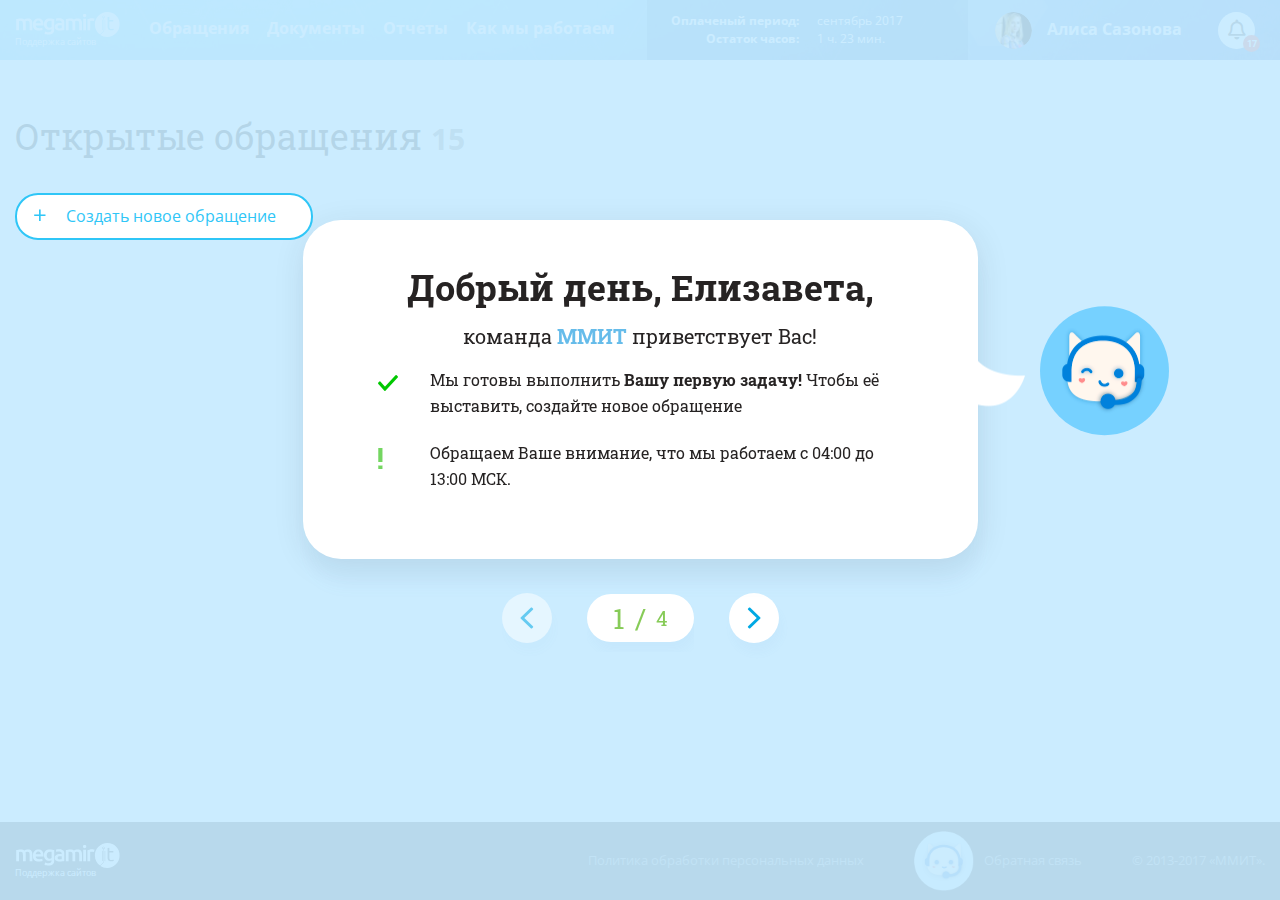
<file: welcome-slider.html>
<!DOCTYPE html>
<html lang="ru">
<head>
    <meta charset="utf-8">
    <meta http-equiv="x-ua-compatible" content="ie=edge">
    <meta name="viewport" content="width=1280">
    <title>MegaMirIt Тикетная система</title>
    <link href="https://fonts.googleapis.com/css?family=Open+Sans:300,300i,400,400i,600,700|Roboto+Slab:300,400,700&amp;subset=cyrillic"
          rel="stylesheet">
    <link href="app/css/animate.css" rel="stylesheet">
    <link href="app/css/magnific-popup.css" rel="stylesheet">
    <link href="app/css/font-awesome.min.css" rel="stylesheet">
    <link href="app/css/gray.min.css" rel="stylesheet">
    <link href="app/css/slick.css" rel="stylesheet">
    <link href="app/css/tooltipster.bundle.css" rel="stylesheet">
    <link href="app/css/select2.css" rel="stylesheet">
    <link href="app/css/datepicker.min.css" rel="stylesheet">
    <link href="https://use.fontawesome.com/releases/v5.0.6/css/all.css" rel="stylesheet">
    <link href="app/main.css" rel="stylesheet">
    <link rel="icon" type="image/png" href="/favicon.png"/>
</head>
<body>
<header class="header hedaer-main">
    <div class="template-wrapper header__wrapper">
        <div class="header__col">
            <a href="/" class="main-logo">
                <svg class="main-logo__svg" version="1.1" id="Слой_1" xmlns="http://www.w3.org/2000/svg" xmlns:xlink="http://www.w3.org/1999/xlink" x="0px" y="0px"
         viewBox="0 0 106 25.6" style="enable-background:new 0 0 106 25.6;" xml:space="preserve">
    <style type="text/css">
        .st0 {
            fill: #FFFFFF;
        }
    </style>
    <path class="st0" d="M6.8,12.5c0-1.3-0.2-2.2-0.4-2.7C6,9.2,5.5,8.9,4.6,8.9c-0.3,0-0.7,0-1,0C3.2,9,2.9,9.1,2.8,9.1v9.7H0V7.2
        C0.6,7,1.2,6.9,2.1,6.8C3,6.6,3.9,6.6,4.8,6.6c0.9,0,1.5,0.1,2,0.3s0.9,0.5,1.3,0.9c0.2-0.1,0.4-0.3,0.7-0.4C9.2,7.2,9.4,7.1,9.8,7
        c0.3-0.1,0.7-0.2,1-0.3c0.3-0.1,0.7-0.1,1.1-0.1c0.9,0,1.7,0.1,2.3,0.4c0.6,0.3,1.1,0.7,1.4,1.1c0.3,0.5,0.6,1.1,0.7,1.7
        c0.1,0.7,0.2,1.4,0.2,2.2v6.8h-2.8v-6.3c0-1.3-0.2-2.2-0.4-2.7c-0.3-0.6-0.9-0.9-1.8-0.9c-0.4,0-0.9,0-1.3,0.2
        C9.9,9.2,9.5,9.4,9.4,9.5c0.1,0.4,0.2,0.8,0.3,1.2c0,0.4,0,0.9,0,1.4v6.6H6.9v-6.3H6.8z M17.1,12.9c0-1.1,0.2-2,0.4-2.8
        c0.3-0.8,0.7-1.4,1.3-2c0.5-0.6,1.1-0.9,1.8-1.1c0.7-0.3,1.4-0.4,2-0.4c1.7,0,2.9,0.5,3.9,1.5c0.9,1,1.4,2.6,1.4,4.6v0.5
        c0,0.2,0,0.4,0,0.5h-8c0,0.9,0.4,1.7,1,2.2c0.6,0.6,1.5,0.8,2.6,0.8c0.7,0,1.3,0,1.8-0.2c0.6-0.1,1-0.3,1.3-0.4l0.4,2.3
        c-0.2,0-0.4,0.2-0.6,0.2c-0.3,0.1-0.6,0.2-0.9,0.2c-0.3,0-0.7,0.1-1.1,0.2s-0.8,0-1.2,0c-1.1,0-2-0.2-2.8-0.4
        c-0.8-0.3-1.4-0.8-2-1.3s-0.9-1.2-1.1-2C17.2,14.6,17.1,13.8,17.1,12.9z M25.1,11.6c0-0.4,0-0.7-0.2-1.1c-0.1-0.3-0.3-0.7-0.4-0.9
        c-0.2-0.3-0.4-0.4-0.8-0.6c-0.3-0.2-0.7-0.2-1.1-0.2c-0.4,0-0.8,0-1.1,0.2c-0.3,0.2-0.6,0.4-0.9,0.6c-0.2,0.3-0.4,0.6-0.5,0.9
        c-0.1,0.3-0.2,0.7-0.3,1.1L25.1,11.6L25.1,11.6L25.1,11.6z M38.9,17.6c0,1.9-0.5,3.3-1.4,4.2c-1,0.9-2.4,1.3-4.4,1.3
        c-0.7,0-1.4,0-2.2-0.2c-0.7-0.1-1.3-0.3-1.9-0.5l0.5-2.4c0.5,0.2,1,0.3,1.6,0.5c0.6,0.1,1.3,0.2,2,0.2c1.1,0,1.9-0.2,2.4-0.7
        c0.5-0.5,0.7-1.1,0.7-2v-0.4c-0.3,0.2-0.6,0.3-1.1,0.4c-0.4,0.1-0.9,0.2-1.5,0.2c-0.8,0-1.4-0.1-2.1-0.4c-0.6-0.2-1.1-0.6-1.6-1.1
        c-0.4-0.5-0.8-1.1-1.1-1.8s-0.4-1.5-0.4-2.4s0.1-1.7,0.4-2.4c0.3-0.7,0.7-1.4,1.1-1.9C30.4,7.8,31,7.3,31.8,7
        c0.7-0.3,1.5-0.4,2.5-0.4c0.9,0,1.8,0,2.6,0.2c0.9,0.1,1.5,0.3,2,0.4L38.9,17.6L38.9,17.6L38.9,17.6z M31.2,12.5
        c0,1.1,0.3,2,0.8,2.6c0.5,0.6,1.1,0.9,2,0.9c0.4,0,0.9,0,1.3-0.2c0.4-0.1,0.7-0.3,0.9-0.4V9c-0.2,0-0.4-0.1-0.7-0.1
        c-0.3,0-0.7,0-1.1,0c-1,0-1.8,0.3-2.3,1C31.5,10.5,31.2,11.4,31.2,12.5z M44.4,6.5c0.9,0,1.7,0.1,2.3,0.3c0.6,0.2,1.1,0.6,1.5,0.9
        c0.4,0.4,0.7,0.9,0.8,1.5c0.2,0.6,0.2,1.2,0.2,2v7.2c-0.4,0.1-1.1,0.2-2,0.3c-0.9,0.1-1.8,0.2-2.9,0.2c-0.7,0-1.4,0-2-0.2
        c-0.6-0.1-1.1-0.3-1.5-0.7c-0.4-0.3-0.8-0.7-1-1.2c-0.2-0.5-0.3-1.1-0.3-1.8c0-0.7,0.1-1.3,0.4-1.7c0.3-0.5,0.6-0.9,1.1-1.1
        c0.4-0.3,1-0.5,1.6-0.7c0.6-0.1,1.2-0.2,1.9-0.2c0.3,0,0.6,0,0.9,0c0.3,0,0.7,0.1,1.1,0.2v-0.4c0-0.3,0-0.6-0.1-0.9
        c0-0.3-0.2-0.6-0.4-0.8c-0.2-0.2-0.4-0.4-0.8-0.5c-0.3-0.1-0.7-0.2-1.1-0.2c-0.7,0-1.2,0-1.8,0.1c-0.6,0.1-1,0.2-1.3,0.3l-0.3-2.3
        c0.3-0.1,0.9-0.2,1.5-0.4C42.9,6.6,43.6,6.5,44.4,6.5z M44.6,16.8c0.9,0,1.5,0,2-0.1v-3c-0.2,0-0.4-0.1-0.7-0.1c-0.3,0-0.6,0-0.9,0
        c-0.3,0-0.6,0-0.9,0c-0.3,0-0.6,0.1-0.9,0.3c-0.3,0.1-0.4,0.3-0.6,0.5c-0.2,0.2-0.2,0.5-0.2,0.9c0,0.7,0.2,1.1,0.6,1.4
        C43.4,16.7,43.9,16.8,44.6,16.8z"/>
    <path class="st0" d="M57.7,12.5c0-1.3-0.2-2.2-0.4-2.7c-0.3-0.6-0.9-0.9-1.8-0.9c-0.3,0-0.7,0-1,0c-0.4,0-0.7,0.1-0.9,0.1v9.7h-2.8
        V7.2c0.6-0.2,1.2-0.3,2.1-0.4c0.9-0.1,1.8-0.2,2.7-0.2c0.9,0,1.5,0.1,2,0.3c0.6,0.2,0.9,0.5,1.3,0.9c0.2-0.1,0.4-0.3,0.7-0.4
        C60,7.2,60.3,7.1,60.6,7c0.3-0.1,0.7-0.2,1-0.3c0.3-0.1,0.7-0.1,1.1-0.1c0.9,0,1.7,0.1,2.3,0.4c0.6,0.3,1.1,0.7,1.4,1.1
        c0.3,0.5,0.6,1.1,0.7,1.7c0.1,0.7,0.2,1.4,0.2,2.2v6.8h-2.8v-6.3c0-1.3-0.2-2.2-0.4-2.7c-0.3-0.6-0.9-0.9-1.8-0.9
        c-0.4,0-0.9,0-1.3,0.2c-0.4,0.2-0.7,0.3-0.9,0.4c0.1,0.4,0.2,0.8,0.3,1.2c0,0.4,0,0.9,0,1.4v6.6h-2.8v-6.3H57.7z M71.7,3.7
        c0,0.5-0.2,0.9-0.5,1.2c-0.3,0.3-0.7,0.4-1.2,0.4c-0.5,0-0.9-0.2-1.2-0.4c-0.3-0.3-0.5-0.7-0.5-1.2c0-0.6,0.2-0.9,0.5-1.3
        C69.1,2.1,69.5,2,70,2c0.4,0,0.9,0.2,1.2,0.4C71.5,2.8,71.7,3.2,71.7,3.7z M68.6,6.8h2.8v12h-2.8V6.8z M79.5,9.2
        c-0.2,0-0.3,0-0.7-0.2c-0.4,0-0.9-0.1-1.4-0.1c-0.3,0-0.6,0-1,0.1c-0.3,0-0.6,0.1-0.7,0.2v9.6h-2.8V7.4c0.6-0.2,1.2-0.4,2-0.6
        c0.8-0.2,1.7-0.3,2.6-0.3c0.2,0,0.4,0,0.7,0c0.2,0,0.5,0,0.7,0.1c0.2,0.1,0.5,0.1,0.7,0.1c0.2,0,0.4,0.1,0.6,0.2L79.5,9.2z"/>
    <path class="st0" d="M90.3,5c0-0.4-0.3-0.8-0.7-0.8S88.8,4.6,88.8,5c0,0.4,0.3,0.7,0.8,0.7C89.9,5.7,90.3,5.5,90.3,5z"/>
    <path class="st0" d="M93.3,0c-7.1,0-12.8,5.7-12.8,12.8c0,4.3,2.1,8,5.3,10.3l3.4-3.4V6.9c0-0.4-0.1-0.6-0.4-0.7
        c-0.4-0.2-0.7-0.7-0.7-1.1c0-0.7,0.6-1.3,1.3-1.3s1.3,0.6,1.3,1.3c0,0.5-0.3,0.9-0.7,1.1c-0.2,0.1-0.4,0.3-0.4,0.6V20l0,0l-3.5,3.5
        c2,1.3,4.4,2,6.9,2c7.1,0,12.8-5.7,12.8-12.8C106.1,5.7,100.4,0,93.3,0z M88.6,8v10.5H88V8H88.6z M91.1,18.6h-0.6V8.1h0.6V18.6z
         M98.8,18.6c-0.5,0.2-1,0.2-1.6,0.2c-0.7,0-1.3-0.1-1.8-0.3c-0.4-0.2-0.9-0.4-1.1-0.9c-0.3-0.4-0.5-0.9-0.6-1.3
        c-0.1-0.6-0.2-1.1-0.2-1.8V5.2l1.9-0.3v3.3h4v1.6h-4v4.9c0,0.6,0,0.9,0.1,1.3c0,0.3,0.2,0.6,0.4,0.9c0.2,0.2,0.4,0.3,0.6,0.4
        c0.2,0,0.6,0.1,0.9,0.1c0.6,0,1,0,1.4-0.2c0.3-0.1,0.6-0.2,0.7-0.3l0.4,1.5C99.7,18.4,99.3,18.4,98.8,18.6z"/>
    </svg>
                <span class="main-logo__text">
                                Поддержка сайтов
                            </span>
            </a>
            <nav class="main-nav">
                <ul class="main-nav__list">
                    <li class="main-nav__item">
                        <a href="#">
                            Обращения
                        </a>
                    </li>
                    <li class="main-nav__item">
                        <a href="#">
                            Документы
                        </a>
                    </li>
                    <li class="main-nav__item">
                        <a href="#">
                            Отчеты
                        </a>
                    </li>
                    <li class="main-nav__item">
                        <a href="#">
                            Как мы работаем
                        </a>
                    </li>
                </ul>
            </nav>
        </div>
        <div class="header__col">
            <div class="header__information">
                <div class="header__information-item">
                        <span class="header__information-title">
                            Оплаченый период:
                        </span>
                    <span class="header__information-text">сентябрь 2017</span>
                </div>
                <div class="header__information-item">
                        <span class="header__information-title">
                            Остаток часов:
                        </span>
                    <span class="header__information-text">1 ч. 23 мин.</span>
                </div>
                <div class="submenu submenu_flex">
                    <div class="header__information-item submenu__item">
                        <span class="header__information-title header__information-title_left">
                            Остаток:
                        </span>
                    </div>
                    <div class="header__information-item submenu__item">
                        <span class="header__information-title">
                            Обслуживание:
                        </span>
                        <span class="header__information-text header__information-text_bold">3 ч.</span>
                    </div>
                    <div class="header__information-item submenu__item">
                        <span class="header__information-title">
                            Доработки:
                        </span>
                        <span class="header__information-text header__information-text_bold">30 мин.</span>
                    </div>
                </div>
            </div>
            <div class="user-information">
                <a href="#">
                    <img class="user-information__img" src="images/avatar.png" alt="avatar">
                    Алиса Сазонова
                </a>
                <div class="submenu sign-in">
                    <div class="sign-in__title">Личный кабинет</div>
                    <div class="sign-in__item sign-in__settings">
                        <a href="#">Настройки</a>
                    </div>
                    <div class="sign-in__item sign-in__escape">
                        <a href="#">Выйти</a>
                    </div>
                </div>
            </div>
            <div class="notice">
                <div class="notice__logo">
                    <i class="far fa-bell"></i>
                    <div class="notice__new-notice">
                        17
                    </div>
                </div>
            </div>
        </div>
    </div>
</header>
<div class="menu-saidbar">
    <div class="menu-saidbar__close">
        <div class="menu-saidbar__close-wrapper">

        </div>
    </div>
    <div class="menu-saidbar__menu">
        <div class="menu-saidbar__wrapper">
            <div class="menu-saidbar__header">
                <div class="menu-saidbar__title new-notice">
                    Уведомления
                </div>
                <div class="menu-saidbar__close-button">
                    <span class="menu-saidbar__close-span"></span>
                    <span class="menu-saidbar__close-span"></span>
                </div>
            </div>
            <div class="menu-saidbar__notice">
                <div class="menu-saidbar__notice-item notice-new">
                    <div class="menu-saidbar__notice-title">
                        Приближается крайний срок
                    </div>
                    <div class="menu-saidbar__notice-text">
                        <div class="menu-saidbar__sub-title">
                            Обращение от Flyboots
                        </div>
                        Крайний срок обращения "Несвободный тикет №101" (ООО "Фанат") истечёт <b>06.12.2017</b>
                    </div>
                    <div class="menu-saidbar__notice-time">
                        <div class="menu-saidbar__notice-clock">16:27:12</div>
                        <div class="menu-saidbar__notice-date">06.12.2017</div>
                    </div>
                </div>
                <div class="menu-saidbar__notice-item notice-new">
                    <div class="menu-saidbar__notice-title">
                        Приближается крайний срок
                    </div>
                    <div class="menu-saidbar__notice-text">
                        Крайний срок обращения "Несвободный тикет №101" (ООО "Фанат") истечёт <b>06.12.2017</b>
                    </div>
                    <div class="menu-saidbar__notice-time">
                        <div class="menu-saidbar__notice-clock">16:27:12</div>
                        <div class="menu-saidbar__notice-date">06.12.2017</div>
                    </div>
                </div>
                <div class="menu-saidbar__notice-item">
                    <div class="menu-saidbar__notice-title">
                        Приближается крайний срок
                    </div>
                    <div class="menu-saidbar__notice-text">
                        Крайний срок обращения "Несвободный тикет №101" (ООО "Фанат") истечёт <b>06.12.2017</b>
                    </div>
                    <div class="menu-saidbar__notice-time">
                        <div class="menu-saidbar__notice-clock">16:27:12</div>
                        <div class="menu-saidbar__notice-date">06.12.2017</div>
                    </div>
                </div>
                <div class="menu-saidbar__notice-item">
                    <div class="menu-saidbar__notice-title">
                        Приближается крайний срок
                    </div>
                    <div class="menu-saidbar__notice-text">
                        Крайний срок обращения "Несвободный тикет №101" (ООО "Фанат") истечёт <b>06.12.2017</b>
                    </div>
                    <div class="menu-saidbar__notice-time">
                        <div class="menu-saidbar__notice-clock">16:27:12</div>
                        <div class="menu-saidbar__notice-date">06.12.2017</div>
                    </div>
                </div>
                <div class="menu-saidbar__notice-item">
                    <div class="menu-saidbar__notice-title">
                        Приближается крайний срок
                    </div>
                    <div class="menu-saidbar__notice-text">
                        Крайний срок обращения "Несвободный тикет №101" (ООО "Фанат") истечёт <b>06.12.2017</b>
                    </div>
                    <div class="menu-saidbar__notice-time">
                        <div class="menu-saidbar__notice-clock">16:27:12</div>
                        <div class="menu-saidbar__notice-date">06.12.2017</div>
                    </div>
                </div>
                <div class="menu-saidbar__notice-item">
                    <div class="menu-saidbar__notice-title">
                        Приближается крайний срок
                    </div>
                    <div class="menu-saidbar__notice-text">
                        Крайний срок обращения "Несвободный тикет №101" (ООО "Фанат") истечёт <b>06.12.2017</b>
                    </div>
                    <div class="menu-saidbar__notice-time">
                        <div class="menu-saidbar__notice-clock">16:27:12</div>
                        <div class="menu-saidbar__notice-date">06.12.2017</div>
                    </div>
                </div>
                <div class="menu-saidbar__notice-item">
                    <div class="menu-saidbar__notice-title">
                        Приближается крайний срок
                    </div>
                    <div class="menu-saidbar__notice-text">
                        Крайний срок обращения "Несвободный тикет №101" (ООО "Фанат") истечёт <b>06.12.2017</b>
                    </div>
                    <div class="menu-saidbar__notice-time">
                        <div class="menu-saidbar__notice-clock">16:27:12</div>
                        <div class="menu-saidbar__notice-date">06.12.2017</div>
                    </div>
                </div>
                <div class="menu-saidbar__notice-item">
                    <div class="menu-saidbar__notice-title">
                        Приближается крайний срок
                    </div>
                    <div class="menu-saidbar__notice-text">
                        Крайний срок обращения "Несвободный тикет №101" (ООО "Фанат") истечёт <b>06.12.2017</b>
                    </div>
                    <div class="menu-saidbar__notice-time">
                        <div class="menu-saidbar__notice-clock">16:27:12</div>
                        <div class="menu-saidbar__notice-date">06.12.2017</div>
                    </div>
                </div>
                <div class="menu-saidbar__notice-item">
                    <div class="menu-saidbar__notice-title">
                        Приближается крайний срок
                    </div>
                    <div class="menu-saidbar__notice-text">
                        Крайний срок обращения "Несвободный тикет №101" (ООО "Фанат") истечёт <b>06.12.2017</b>
                    </div>
                    <div class="menu-saidbar__notice-time">
                        <div class="menu-saidbar__notice-clock">16:27:12</div>
                        <div class="menu-saidbar__notice-date">06.12.2017</div>
                    </div>
                </div>
                <div class="menu-saidbar__notice-item">
                    <div class="menu-saidbar__notice-title">
                        Приближается крайний срок
                    </div>
                    <div class="menu-saidbar__notice-text">
                        Крайний срок обращения "Несвободный тикет №101" (ООО "Фанат") истечёт <b>06.12.2017</b>
                    </div>
                    <div class="menu-saidbar__notice-time">
                        <div class="menu-saidbar__notice-clock">16:27:12</div>
                        <div class="menu-saidbar__notice-date">06.12.2017</div>
                    </div>
                </div>
                <div class="menu-saidbar__notice-item">
                    <div class="menu-saidbar__notice-title">
                        Приближается крайний срок
                    </div>
                    <div class="menu-saidbar__notice-text">
                        Крайний срок обращения "Несвободный тикет №101" (ООО "Фанат") истечёт <b>06.12.2017</b>
                    </div>
                    <div class="menu-saidbar__notice-time">
                        <div class="menu-saidbar__notice-clock">16:27:12</div>
                        <div class="menu-saidbar__notice-date">06.12.2017</div>
                    </div>
                </div>
                <div class="menu-saidbar__notice-item">
                    <div class="menu-saidbar__notice-title">
                        Приближается крайний срок
                    </div>
                    <div class="menu-saidbar__notice-text">
                        Крайний срок обращения "Несвободный тикет №101" (ООО "Фанат") истечёт <b>06.12.2017</b>
                    </div>
                    <div class="menu-saidbar__notice-time">
                        <div class="menu-saidbar__notice-clock">16:27:12</div>
                        <div class="menu-saidbar__notice-date">06.12.2017</div>
                    </div>
                </div>
                <div class="menu-saidbar__notice-item">
                    <div class="menu-saidbar__notice-title">
                        Приближается крайний срок
                    </div>
                    <div class="menu-saidbar__notice-text">
                        Крайний срок обращения "Несвободный тикет №101" (ООО "Фанат") истечёт <b>06.12.2017</b>
                    </div>
                    <div class="menu-saidbar__notice-time">
                        <div class="menu-saidbar__notice-clock">16:27:12</div>
                        <div class="menu-saidbar__notice-date">06.12.2017</div>
                    </div>
                </div>
                <div class="menu-saidbar__notice-item">
                    <div class="menu-saidbar__notice-title">
                        Приближается крайний срок
                    </div>
                    <div class="menu-saidbar__notice-text">
                        Крайний срок обращения "Несвободный тикет №101" (ООО "Фанат") истечёт <b>06.12.2017</b>
                    </div>
                    <div class="menu-saidbar__notice-time">
                        <div class="menu-saidbar__notice-clock">16:27:12</div>
                        <div class="menu-saidbar__notice-date">06.12.2017</div>
                    </div>
                </div>
                <div class="menu-saidbar__notice-item">
                    <div class="menu-saidbar__notice-title">
                        Приближается крайний срок
                    </div>
                    <div class="menu-saidbar__notice-text">
                        Крайний срок обращения "Несвободный тикет №101" (ООО "Фанат") истечёт <b>06.12.2017</b>
                    </div>
                    <div class="menu-saidbar__notice-time">
                        <div class="menu-saidbar__notice-clock">16:27:12</div>
                        <div class="menu-saidbar__notice-date">06.12.2017</div>
                    </div>
                </div>
                <div class="menu-saidbar__notice-item">
                    <div class="menu-saidbar__notice-title">
                        Приближается крайний срок
                    </div>
                    <div class="menu-saidbar__notice-text">
                        Крайний срок обращения "Несвободный тикет №101" (ООО "Фанат") истечёт <b>06.12.2017</b>
                    </div>
                    <div class="menu-saidbar__notice-time">
                        <div class="menu-saidbar__notice-clock">16:27:12</div>
                        <div class="menu-saidbar__notice-date">06.12.2017</div>
                    </div>
                </div>
                <div class="menu-saidbar__notice-item">
                    <div class="menu-saidbar__notice-title">
                        Приближается крайний срок
                    </div>
                    <div class="menu-saidbar__notice-text">
                        Крайний срок обращения "Несвободный тикет №101" (ООО "Фанат") истечёт <b>06.12.2017</b>
                    </div>
                    <div class="menu-saidbar__notice-time">
                        <div class="menu-saidbar__notice-clock">16:27:12</div>
                        <div class="menu-saidbar__notice-date">06.12.2017</div>
                    </div>
                </div>
                <div class="menu-saidbar__notice-item">
                    <div class="menu-saidbar__notice-title">
                        Приближается крайний срок
                    </div>
                    <div class="menu-saidbar__notice-text">
                        Крайний срок обращения "Несвободный тикет №101" (ООО "Фанат") истечёт <b>06.12.2017</b>
                    </div>
                    <div class="menu-saidbar__notice-time">
                        <div class="menu-saidbar__notice-clock">16:27:12</div>
                        <div class="menu-saidbar__notice-date">06.12.2017</div>
                    </div>
                </div>
                <div class="menu-saidbar__notice-item">
                    <div class="menu-saidbar__notice-title">
                        Приближается крайний срок
                    </div>
                    <div class="menu-saidbar__notice-text">
                        Крайний срок обращения "Несвободный тикет №101" (ООО "Фанат") истечёт <b>06.12.2017</b>
                    </div>
                    <div class="menu-saidbar__notice-time">
                        <div class="menu-saidbar__notice-clock">16:27:12</div>
                        <div class="menu-saidbar__notice-date">06.12.2017</div>
                    </div>
                </div>
                <div class="menu-saidbar__notice-item">
                    <div class="menu-saidbar__notice-title">
                        Приближается крайний срок
                    </div>
                    <div class="menu-saidbar__notice-text">
                        Крайний срок обращения "Несвободный тикет №101" (ООО "Фанат") истечёт <b>06.12.2017</b>
                    </div>
                    <div class="menu-saidbar__notice-time">
                        <div class="menu-saidbar__notice-clock">16:27:12</div>
                        <div class="menu-saidbar__notice-date">06.12.2017</div>
                    </div>
                </div>
                <div class="menu-saidbar__notice-item">
                    <div class="menu-saidbar__notice-title">
                        Приближается крайний срок
                    </div>
                    <div class="menu-saidbar__notice-text">
                        Крайний срок обращения "Несвободный тикет №101" (ООО "Фанат") истечёт <b>06.12.2017</b>
                    </div>
                    <div class="menu-saidbar__notice-time">
                        <div class="menu-saidbar__notice-clock">16:27:12</div>
                        <div class="menu-saidbar__notice-date">06.12.2017</div>
                    </div>
                </div>
                <div class="menu-saidbar__notice-item">
                    <div class="menu-saidbar__notice-title">
                        Приближается крайний срок
                    </div>
                    <div class="menu-saidbar__notice-text">
                        Крайний срок обращения "Несвободный тикет №101" (ООО "Фанат") истечёт <b>06.12.2017</b>
                    </div>
                    <div class="menu-saidbar__notice-time">
                        <div class="menu-saidbar__notice-clock">16:27:12</div>
                        <div class="menu-saidbar__notice-date">06.12.2017</div>
                    </div>
                </div>
                <div class="menu-saidbar__notice-item">
                    <div class="menu-saidbar__notice-title">
                        Приближается крайний срок
                    </div>
                    <div class="menu-saidbar__notice-text">
                        Крайний срок обращения "Несвободный тикет №101" (ООО "Фанат") истечёт <b>06.12.2017</b>
                    </div>
                    <div class="menu-saidbar__notice-time">
                        <div class="menu-saidbar__notice-clock">16:27:12</div>
                        <div class="menu-saidbar__notice-date">06.12.2017</div>
                    </div>
                </div>
                <div class="menu-saidbar__notice-item">
                    <div class="menu-saidbar__notice-title">
                        Приближается крайний срок
                    </div>
                    <div class="menu-saidbar__notice-text">
                        Крайний срок обращения "Несвободный тикет №101" (ООО "Фанат") истечёт <b>06.12.2017</b>
                    </div>
                    <div class="menu-saidbar__notice-time">
                        <div class="menu-saidbar__notice-clock">16:27:12</div>
                        <div class="menu-saidbar__notice-date">06.12.2017</div>
                    </div>
                </div>
            </div>
        </div>
    </div>
</div>
<main class="main-block">
    <div class="template-wrapper">
        <h1>
            Открытые обращения <span class="quantity-posts">15</span>
        </h1>
        <a href="#" class="button button_new-message">
            Создать новое обращение
        </a>
    </div>
</main>
<div class="welcome-text">
    <div class="welcome-slider" id="init-welcome-slider">
        <div class="welcome-slider__item">
            <div class="template-wrapper welcome-wrapper">
                <div class="welcome-slider__text">
                    <div class="welcome-slider__title">
                        Добрый день, Елизавета,<br>
                        <span class="welcome-slider__small-title">
        команда <span class="title-blue">ММИТ</span> приветствует Вас!
        </span>
                    </div>
                    <div class="welcome-slider__text-block welcome-slider__text-block_icon check-icon">
                        Мы готовы выполнить <b>Вашу первую задачу!</b>
                        Чтобы её выставить, создайте новое обращение
                    </div>
                    <div class="welcome-slider__text-block welcome-slider__text-block_icon exclamation">
                        Обращаем Ваше внимание,
                        что мы работаем с 04:00 до 13:00 МСК.
                    </div>
                    <div class="welcome-slider__cat">
                        <img src="images/welcome-cat.png" alt="cat">
                    </div>
                </div>
            </div>
        </div>
        <div class="welcome-slider__item">
            <div class="template-wrapper welcome-wrapper">
                <div class="welcome-slider__text">
                    <div class="welcome-slider__title">
                        В честь нашего знакомства
                    </div>
                    <div class="welcome-slider__text-block welcome-slider__text-block_text-center">
                        мы дарим Вам 3000р<br>
                        на ваш счет
                    </div>
                    <div class="welcome-slider__text-block welcome-slider__text-block_text-center">
                        <img src="images/3000-bonus.png" alt="3000 bonus">
                    </div>
                    <div class="welcome-slider__text-block welcome-slider__text-block_text-center">
                        Это 2 часа работы наших специалистов
                    </div>
                    <div class="welcome-slider__cat">
                        <img src="images/welcome-cat1.png" alt="cat">
                    </div>
                </div>
            </div>
        </div>
        <div class="welcome-slider__item">
            <div class="template-wrapper welcome-wrapper">
                <div class="welcome-slider__text">
                    <div class="welcome-slider__title">
                        Каким образом будут<br> расходоваться часы
                    </div>
                    <div class="welcome-slider__text-block welcome-slider__text-block_big welcome-slider__text-block_text-center">
                        и как вообще строится работа с нами,<br>
                        можете узнать на странице<br>
                        <span class="title-blue">
        «как мы работаем»
        </span>
                    </div>
                    <div class="welcome-slider__cat">
                        <img src="images/welcome-cat.png" alt="cat">
                    </div>
                </div>
            </div>
        </div>
        <div class="welcome-slider__item step-4">
            <div class="template-wrapper welcome-wrapper">
                <div class="welcome-slider__text">
                    <div class="welcome-slider__title welcome-slider__title_step-4">
                        Обратная связь<br>
                    </div>
                    <div class="welcome-slider__prev-text">
                        Мы постоянно работаем над улучшением нашего сервиса.
                    </div>
                    <div class="welcome-slider__text-block">
                        И поэтому мы с радостью предоставим Вам в подарок
                        бесплатные часы в обмен на любую информацию,
                        которая нам поможет стать лучше:
                    </div>
                    <ul class="welcome-slider__list">
                        <li class="welcome-slider__list-item">
                            рекомендации по улучшению личного кабинета;
                        </li>
                        <li class="welcome-slider__list-item">
                            описание функций, которых Вам не хватает;
                        </li>
                        <li class="welcome-slider__list-item">
                            описание возникшей ошибки;
                        </li>
                        <li class="welcome-slider__list-item">
                            конструктивный отзыв о нашей работе.
                        </li>
                    </ul>
                    <div class="welcome-slider__text-block">
                        Напишите нам через форму обратной связи внизу страницы.<br>
                        Или позвоните по телефону (3952) 68-22-27.<br>
                        Мы обязательно примем во внимание любую обратную связь.<br>
                        и сделаем работу с нами максимально простой и удобной.
                    </div>
                    <div class="welcome-slider__text-block welcome-slider__text-block_text-center">
                        Спасибо!
                    </div>
                    <a href="#" class="button button_step4 button-green" id="start-working">
                        Начать работу
                    </a>
                    <div class="welcome-slider__cat">
                        <img src="images/welcome-cat.png" alt="cat">
                    </div>
                    <div class="arrow-bottom">
                        <svg width="22" height="22" xmlns="http://www.w3.org/2000/svg" xmlns:xlink="http://www.w3.org/1999/xlink" version="1.1" id="Capa_1" x="0px" y="0px" width="512px" height="512px" viewBox="0 0 284.929 284.929" style="enable-background:new 0 0 284.929 284.929;" xml:space="preserve">
                            <g>
                                <path d="M282.082,76.511l-14.274-14.273c-1.902-1.906-4.093-2.856-6.57-2.856c-2.471,0-4.661,0.95-6.563,2.856L142.466,174.441   L30.262,62.241c-1.903-1.906-4.093-2.856-6.567-2.856c-2.475,0-4.665,0.95-6.567,2.856L2.856,76.515C0.95,78.417,0,80.607,0,83.082   c0,2.473,0.953,4.663,2.856,6.565l133.043,133.046c1.902,1.903,4.093,2.854,6.567,2.854s4.661-0.951,6.562-2.854L282.082,89.647   c1.902-1.903,2.847-4.093,2.847-6.565C284.929,80.607,283.984,78.417,282.082,76.511z" fill="#00a8e3"/>
                            </g>
                        </svg>
                    </div>
                </div>
            </div>
        </div>
    </div>
    <div class="number-slider" id="init-number-slider">
        <div class="number-slider__item"><span class="number-slider__big-number">1</span> <span class="number-slider__big-number">/</span> <span class="number-slider__small-number">4</span></div>
        <div class="number-slider__item"><span class="number-slider__big-number">2</span> <span class="number-slider__big-number">/</span> <span class="number-slider__small-number">4</span></div>
        <div class="number-slider__item"><span class="number-slider__big-number">3</span> <span class="number-slider__big-number">/</span> <span class="number-slider__small-number">4</span></div>
        <div class="number-slider__item"><span class="number-slider__big-number">4</span> <span class="number-slider__big-number">/</span> <span class="number-slider__small-number">4</span></div>
    </div>
</div>
<footer class="main-footer">
    <div class="template-wrapper main-footer__wrapper">
        <div class="main-footer__col">
            <a href="/" class="main-logo">
                <svg class="main-logo__svg" version="1.1" id="Слой_1" xmlns="http://www.w3.org/2000/svg" xmlns:xlink="http://www.w3.org/1999/xlink" x="0px" y="0px" viewBox="0 0 106 25.6" style="enable-background:new 0 0 106 25.6;" xml:space="preserve">
                <style type="text/css">
        .st0 {
            fill: #FFFFFF;
        }
    </style>
                <path class="st0" d="M6.8,12.5c0-1.3-0.2-2.2-0.4-2.7C6,9.2,5.5,8.9,4.6,8.9c-0.3,0-0.7,0-1,0C3.2,9,2.9,9.1,2.8,9.1v9.7H0V7.2
                    C0.6,7,1.2,6.9,2.1,6.8C3,6.6,3.9,6.6,4.8,6.6c0.9,0,1.5,0.1,2,0.3s0.9,0.5,1.3,0.9c0.2-0.1,0.4-0.3,0.7-0.4C9.2,7.2,9.4,7.1,9.8,7
                    c0.3-0.1,0.7-0.2,1-0.3c0.3-0.1,0.7-0.1,1.1-0.1c0.9,0,1.7,0.1,2.3,0.4c0.6,0.3,1.1,0.7,1.4,1.1c0.3,0.5,0.6,1.1,0.7,1.7
                    c0.1,0.7,0.2,1.4,0.2,2.2v6.8h-2.8v-6.3c0-1.3-0.2-2.2-0.4-2.7c-0.3-0.6-0.9-0.9-1.8-0.9c-0.4,0-0.9,0-1.3,0.2
                    C9.9,9.2,9.5,9.4,9.4,9.5c0.1,0.4,0.2,0.8,0.3,1.2c0,0.4,0,0.9,0,1.4v6.6H6.9v-6.3H6.8z M17.1,12.9c0-1.1,0.2-2,0.4-2.8
                    c0.3-0.8,0.7-1.4,1.3-2c0.5-0.6,1.1-0.9,1.8-1.1c0.7-0.3,1.4-0.4,2-0.4c1.7,0,2.9,0.5,3.9,1.5c0.9,1,1.4,2.6,1.4,4.6v0.5
                    c0,0.2,0,0.4,0,0.5h-8c0,0.9,0.4,1.7,1,2.2c0.6,0.6,1.5,0.8,2.6,0.8c0.7,0,1.3,0,1.8-0.2c0.6-0.1,1-0.3,1.3-0.4l0.4,2.3
                    c-0.2,0-0.4,0.2-0.6,0.2c-0.3,0.1-0.6,0.2-0.9,0.2c-0.3,0-0.7,0.1-1.1,0.2s-0.8,0-1.2,0c-1.1,0-2-0.2-2.8-0.4
                    c-0.8-0.3-1.4-0.8-2-1.3s-0.9-1.2-1.1-2C17.2,14.6,17.1,13.8,17.1,12.9z M25.1,11.6c0-0.4,0-0.7-0.2-1.1c-0.1-0.3-0.3-0.7-0.4-0.9
                    c-0.2-0.3-0.4-0.4-0.8-0.6c-0.3-0.2-0.7-0.2-1.1-0.2c-0.4,0-0.8,0-1.1,0.2c-0.3,0.2-0.6,0.4-0.9,0.6c-0.2,0.3-0.4,0.6-0.5,0.9
                    c-0.1,0.3-0.2,0.7-0.3,1.1L25.1,11.6L25.1,11.6L25.1,11.6z M38.9,17.6c0,1.9-0.5,3.3-1.4,4.2c-1,0.9-2.4,1.3-4.4,1.3
                    c-0.7,0-1.4,0-2.2-0.2c-0.7-0.1-1.3-0.3-1.9-0.5l0.5-2.4c0.5,0.2,1,0.3,1.6,0.5c0.6,0.1,1.3,0.2,2,0.2c1.1,0,1.9-0.2,2.4-0.7
                    c0.5-0.5,0.7-1.1,0.7-2v-0.4c-0.3,0.2-0.6,0.3-1.1,0.4c-0.4,0.1-0.9,0.2-1.5,0.2c-0.8,0-1.4-0.1-2.1-0.4c-0.6-0.2-1.1-0.6-1.6-1.1
                    c-0.4-0.5-0.8-1.1-1.1-1.8s-0.4-1.5-0.4-2.4s0.1-1.7,0.4-2.4c0.3-0.7,0.7-1.4,1.1-1.9C30.4,7.8,31,7.3,31.8,7
                    c0.7-0.3,1.5-0.4,2.5-0.4c0.9,0,1.8,0,2.6,0.2c0.9,0.1,1.5,0.3,2,0.4L38.9,17.6L38.9,17.6L38.9,17.6z M31.2,12.5
                    c0,1.1,0.3,2,0.8,2.6c0.5,0.6,1.1,0.9,2,0.9c0.4,0,0.9,0,1.3-0.2c0.4-0.1,0.7-0.3,0.9-0.4V9c-0.2,0-0.4-0.1-0.7-0.1
                    c-0.3,0-0.7,0-1.1,0c-1,0-1.8,0.3-2.3,1C31.5,10.5,31.2,11.4,31.2,12.5z M44.4,6.5c0.9,0,1.7,0.1,2.3,0.3c0.6,0.2,1.1,0.6,1.5,0.9
                    c0.4,0.4,0.7,0.9,0.8,1.5c0.2,0.6,0.2,1.2,0.2,2v7.2c-0.4,0.1-1.1,0.2-2,0.3c-0.9,0.1-1.8,0.2-2.9,0.2c-0.7,0-1.4,0-2-0.2
                    c-0.6-0.1-1.1-0.3-1.5-0.7c-0.4-0.3-0.8-0.7-1-1.2c-0.2-0.5-0.3-1.1-0.3-1.8c0-0.7,0.1-1.3,0.4-1.7c0.3-0.5,0.6-0.9,1.1-1.1
                    c0.4-0.3,1-0.5,1.6-0.7c0.6-0.1,1.2-0.2,1.9-0.2c0.3,0,0.6,0,0.9,0c0.3,0,0.7,0.1,1.1,0.2v-0.4c0-0.3,0-0.6-0.1-0.9
                    c0-0.3-0.2-0.6-0.4-0.8c-0.2-0.2-0.4-0.4-0.8-0.5c-0.3-0.1-0.7-0.2-1.1-0.2c-0.7,0-1.2,0-1.8,0.1c-0.6,0.1-1,0.2-1.3,0.3l-0.3-2.3
                    c0.3-0.1,0.9-0.2,1.5-0.4C42.9,6.6,43.6,6.5,44.4,6.5z M44.6,16.8c0.9,0,1.5,0,2-0.1v-3c-0.2,0-0.4-0.1-0.7-0.1c-0.3,0-0.6,0-0.9,0
                    c-0.3,0-0.6,0-0.9,0c-0.3,0-0.6,0.1-0.9,0.3c-0.3,0.1-0.4,0.3-0.6,0.5c-0.2,0.2-0.2,0.5-0.2,0.9c0,0.7,0.2,1.1,0.6,1.4
                    C43.4,16.7,43.9,16.8,44.6,16.8z"></path>
                <path class="st0" d="M57.7,12.5c0-1.3-0.2-2.2-0.4-2.7c-0.3-0.6-0.9-0.9-1.8-0.9c-0.3,0-0.7,0-1,0c-0.4,0-0.7,0.1-0.9,0.1v9.7h-2.8
                    V7.2c0.6-0.2,1.2-0.3,2.1-0.4c0.9-0.1,1.8-0.2,2.7-0.2c0.9,0,1.5,0.1,2,0.3c0.6,0.2,0.9,0.5,1.3,0.9c0.2-0.1,0.4-0.3,0.7-0.4
                    C60,7.2,60.3,7.1,60.6,7c0.3-0.1,0.7-0.2,1-0.3c0.3-0.1,0.7-0.1,1.1-0.1c0.9,0,1.7,0.1,2.3,0.4c0.6,0.3,1.1,0.7,1.4,1.1
                    c0.3,0.5,0.6,1.1,0.7,1.7c0.1,0.7,0.2,1.4,0.2,2.2v6.8h-2.8v-6.3c0-1.3-0.2-2.2-0.4-2.7c-0.3-0.6-0.9-0.9-1.8-0.9
                    c-0.4,0-0.9,0-1.3,0.2c-0.4,0.2-0.7,0.3-0.9,0.4c0.1,0.4,0.2,0.8,0.3,1.2c0,0.4,0,0.9,0,1.4v6.6h-2.8v-6.3H57.7z M71.7,3.7
                    c0,0.5-0.2,0.9-0.5,1.2c-0.3,0.3-0.7,0.4-1.2,0.4c-0.5,0-0.9-0.2-1.2-0.4c-0.3-0.3-0.5-0.7-0.5-1.2c0-0.6,0.2-0.9,0.5-1.3
                    C69.1,2.1,69.5,2,70,2c0.4,0,0.9,0.2,1.2,0.4C71.5,2.8,71.7,3.2,71.7,3.7z M68.6,6.8h2.8v12h-2.8V6.8z M79.5,9.2
                    c-0.2,0-0.3,0-0.7-0.2c-0.4,0-0.9-0.1-1.4-0.1c-0.3,0-0.6,0-1,0.1c-0.3,0-0.6,0.1-0.7,0.2v9.6h-2.8V7.4c0.6-0.2,1.2-0.4,2-0.6
                    c0.8-0.2,1.7-0.3,2.6-0.3c0.2,0,0.4,0,0.7,0c0.2,0,0.5,0,0.7,0.1c0.2,0.1,0.5,0.1,0.7,0.1c0.2,0,0.4,0.1,0.6,0.2L79.5,9.2z"></path>
                <path class="st0" d="M90.3,5c0-0.4-0.3-0.8-0.7-0.8S88.8,4.6,88.8,5c0,0.4,0.3,0.7,0.8,0.7C89.9,5.7,90.3,5.5,90.3,5z"></path>
                <path class="st0" d="M93.3,0c-7.1,0-12.8,5.7-12.8,12.8c0,4.3,2.1,8,5.3,10.3l3.4-3.4V6.9c0-0.4-0.1-0.6-0.4-0.7
                    c-0.4-0.2-0.7-0.7-0.7-1.1c0-0.7,0.6-1.3,1.3-1.3s1.3,0.6,1.3,1.3c0,0.5-0.3,0.9-0.7,1.1c-0.2,0.1-0.4,0.3-0.4,0.6V20l0,0l-3.5,3.5
                    c2,1.3,4.4,2,6.9,2c7.1,0,12.8-5.7,12.8-12.8C106.1,5.7,100.4,0,93.3,0z M88.6,8v10.5H88V8H88.6z M91.1,18.6h-0.6V8.1h0.6V18.6z
                     M98.8,18.6c-0.5,0.2-1,0.2-1.6,0.2c-0.7,0-1.3-0.1-1.8-0.3c-0.4-0.2-0.9-0.4-1.1-0.9c-0.3-0.4-0.5-0.9-0.6-1.3
                    c-0.1-0.6-0.2-1.1-0.2-1.8V5.2l1.9-0.3v3.3h4v1.6h-4v4.9c0,0.6,0,0.9,0.1,1.3c0,0.3,0.2,0.6,0.4,0.9c0.2,0.2,0.4,0.3,0.6,0.4
                    c0.2,0,0.6,0.1,0.9,0.1c0.6,0,1,0,1.4-0.2c0.3-0.1,0.6-0.2,0.7-0.3l0.4,1.5C99.7,18.4,99.3,18.4,98.8,18.6z"></path>
            </svg>
                <span class="main-logo__text">
                Поддержка сайтов
            </span>
            </a>
        </div>
        <div class="main-footer__col copyrighted">
            <a href="#">
                Политика обработки персональных данных
            </a>
            <a class="callback-link" href="#callback-modal">
                <span class="callback-link__icon">
                    <img src="images/callback-cat2.png" alt="cat">
                    <img src="images/callback-cat1.png" alt="cat">
                </span>
                Обратная связь
            </a>
            <span>
                &copy; 2013-2017 «ММИТ».
            </span>
        </div>
    </div>
    <div class="callback mfp-hide modal-popup" id="callback-modal">
        <div class="modal-popup__title">
            Обратная связь
        </div>
        <form action="#" class="callback-form">
            <div class="form-item">
                <label for="callback-name" class="form-label form-label_popup-form">Имя</label>
                <input required type="text" placeholder="Ваше имя" name="form_text_3" id="callback-name">
            </div>
            <div class="form-item">
                <label for="callback-phone" class="form-label form-label_popup-form">Телефон</label>
                <input required type="text" class="input-phone" placeholder="Ваш телефон" name="form_text_4"
                       id="callback-phone">
            </div>
            <div class="form-item">
                <label for="callback-text" class="form-label form-label_popup-form">Комментарий</label>
                <textarea id="callback-text" class="callback__comment" required name="form_textarea_5"></textarea>
            </div>
            <div class="form-item custom-checkbox">
                <input type="checkbox" name="personal_agreement" required id="callback-agreement">
                <label class="form-label" for="callback-agreement">
                    Согласен на обработку персональных данных <a href="/soglashenie.pdf"
                                                                 target="_blank">(соглашение)</a>
                </label>
            </div>
            <div class="form-item__bottom">
                <button type="submit" class="button button-green button-small">
                    Связаться со мной
                </button>
            </div>
        </form>
    </div>
</footer>
<div class="preloder">
    <svg class="lds-bluecat" width="150" height="150" xmlns="http://www.w3.org/2000/svg"
         xmlns:xlink="http://www.w3.org/1999/xlink" viewBox="0 0 100 100" preserveAspectRatio="xMidYMid">
        <g transform="rotate(74.7463 50 50)">
            <animateTransform attributeName="transform" type="rotate" values="360 50 50;0 50 50" keyTimes="0;1"
                              dur="1.3s" repeatCount="indefinite" calcMode="spline" keySplines="0.5 0 0.5 1"
                              begin="-0.19500000000000003s"></animateTransform>
            <circle cx="50" cy="50" r="39.891" stroke="#9fe4ff" stroke-width="14.4" fill="none"
                    stroke-dasharray="0 300">
                <animate attributeName="stroke-dasharray" values="15 300;82.71203987927132 300;15 300"
                         keyTimes="0;0.5;1" dur="1.3s" repeatCount="indefinite" calcMode="linear"
                         keySplines="0 0.4 0.6 1;0.4 0 1 0.6" begin="-0.08970000000000002s"></animate>
            </circle>
            <circle cx="50" cy="50" r="39.891" stroke="#dbecf2" stroke-width="7.2" fill="none" stroke-dasharray="0 300">
                <animate attributeName="stroke-dasharray" values="15 300;82.71203987927132 300;15 300"
                         keyTimes="0;0.5;1" dur="1.3s" repeatCount="indefinite" calcMode="linear"
                         keySplines="0 0.4 0.6 1;0.4 0 1 0.6" begin="-0.08970000000000002s"></animate>
            </circle>
            <circle cx="50" cy="50" r="32.771" stroke="#3280d8" stroke-width="1" fill="none" stroke-dasharray="0 300">
                <animate attributeName="stroke-dasharray" values="15 300;67.94906768152214 300;15 300"
                         keyTimes="0;0.5;1" dur="1.3s" repeatCount="indefinite" calcMode="linear"
                         keySplines="0 0.4 0.6 1;0.4 0 1 0.6" begin="-0.08970000000000002s"></animate>
            </circle>
            <circle cx="50" cy="50" r="47.171" stroke="#3280d8" stroke-width="1" fill="none" stroke-dasharray="0 300">
                <animate attributeName="stroke-dasharray" values="15 300;99.05083495206111 300;15 300"
                         keyTimes="0;0.5;1" dur="1.3s" repeatCount="indefinite" calcMode="linear"
                         keySplines="0 0.4 0.6 1;0.4 0 1 0.6" begin="-0.08970000000000002s"></animate>
            </circle>
        </g>

        <g transform="rotate(173.078 50 50)">
            <animateTransform attributeName="transform" type="rotate" values="360 50 50;0 50 50" keyTimes="0;1"
                              dur="1.3s" repeatCount="indefinite" calcMode="spline"
                              keySplines="0.5 0 0.5 1"></animateTransform>
            <path fill="#9fe4ff" stroke="#3280d8"
                  d="M97.2,50.1c0,6.1-1.2,12.2-3.5,17.9l-13.3-5.4c1.6-3.9,2.4-8.2,2.4-12.4"></path>
            <path fill="#dbecf2"
                  d="M93.5,49.9c0,1.2,0,2.7-0.1,3.9l-0.4,3.6c-0.4,2-2.3,3.3-4.1,2.8l-0.2-0.1c-1.8-0.5-3.1-2.3-2.7-3.9l0.4-3 c0.1-1,0.1-2.3,0.1-3.3"></path>
            <path fill="#9fe4ff" stroke="#3280d8"
                  d="M85.4,62.7c-0.2,0.7-0.5,1.4-0.8,2.1c-0.3,0.7-0.6,1.4-0.9,2c-0.6,1.1-2,1.4-3.2,0.8c-1.1-0.7-1.7-2-1.2-2.9 c0.3-0.6,0.5-1.2,0.8-1.8c0.2-0.6,0.6-1.2,0.7-1.8"></path>
            <path fill="#9fe4ff" stroke="#3280d8"
                  d="M94.5,65.8c-0.3,0.9-0.7,1.7-1,2.6c-0.4,0.9-0.7,1.7-1.1,2.5c-0.7,1.4-2.3,1.9-3.4,1.3h0 c-1.1-0.7-1.5-2.2-0.9-3.4c0.4-0.8,0.7-1.5,1-2.3c0.3-0.8,0.7-1.5,0.9-2.3"></path>
        </g>
        <g transform="rotate(74.7463 50 50)">
            <animateTransform attributeName="transform" type="rotate" values="360 50 50;0 50 50" keyTimes="0;1"
                              dur="1.3s" repeatCount="indefinite" calcMode="spline" keySplines="0.5 0 0.5 1"
                              begin="-0.19500000000000003s"></animateTransform>
            <path fill="#dbecf2" stroke="#3280d8"
                  d="M86.9,35.3l-6,2.4c-0.4-1.2-1.1-2.4-1.7-3.5c-0.2-0.5,0.3-1.1,0.9-1C82.3,33.8,84.8,34.4,86.9,35.3z"></path>
            <path fill="#dbecf2" stroke="#3280d8"
                  d="M87.1,35.3l6-2.4c-0.6-1.7-1.5-3.3-2.3-4.9c-0.3-0.7-1.2-0.6-1.4,0.1C88.8,30.6,88.2,33,87.1,35.3z"></path>
            <path fill="#9fe4ff" stroke="#3280d8"
                  d="M82.8,50.1c0-3.4-0.5-6.8-1.6-10c-0.2-0.8-0.4-1.5-0.3-2.3c0.1-0.8,0.4-1.6,0.7-2.4c0.7-1.5,1.9-3.1,3.7-4l0,0 c1.8-0.9,3.7-1.1,5.6-0.3c0.9,0.4,1.7,1,2.4,1.8c0.7,0.8,1.3,1.7,1.7,2.8c1.5,4.6,2.2,9.5,2.3,14.4"></path>
            <path fill="#dbecf2"
                  d="M86.3,50.2l0-0.9l-0.1-0.9l-0.1-1.9c0-0.9,0.2-1.7,0.7-2.3c0.5-0.7,1.3-1.2,2.3-1.4l0.3,0 c0.9-0.2,1.9,0,2.6,0.6c0.7,0.5,1.3,1.4,1.4,2.4l0.2,2.2l0.1,1.1l0,1.1"></path>
            <path fill="#ff2d22"
                  d="M93.2,34.6c0.1,0.4-0.3,0.8-0.9,1c-0.6,0.2-1.2,0.1-1.4-0.2c-0.1-0.3,0.3-0.8,0.9-1 C92.4,34.2,93,34.3,93.2,34.6z"></path>
            <path fill="#ff2d22"
                  d="M81.9,38.7c0.1,0.3,0.7,0.3,1.3,0.1c0.6-0.2,1-0.6,0.9-0.9c-0.1-0.3-0.7-0.3-1.3-0.1 C82.2,38,81.8,38.4,81.9,38.7z"></path>
            <path fill="#3280d8"
                  d="M88.5,36.8c0.1,0.3-0.2,0.7-0.6,0.8c-0.5,0.2-0.9,0-1.1-0.3c-0.1-0.3,0.2-0.7,0.6-0.8C87.9,36.3,88.4,36.4,88.5,36.8z"></path>
            <path stroke="#3280d8"
                  d="M85.9,38.9c0.2,0.6,0.8,0.9,1.4,0.7c0.6-0.2,0.9-0.9,0.6-2.1c0.3,1.2,1,1.7,1.6,1.5c0.6-0.2,0.9-0.8,0.8-1.4"></path>
            <path fill="#9fe4ff" stroke="#3280d8"
                  d="M86.8,42.3l0.4,2.2c0.1,0.4,0.1,0.7,0.2,1.1l0.1,1.1c0.1,1.2-0.9,2.3-2.2,2.3c-1.3,0-2.5-0.8-2.5-1.9l-0.1-1 c0-0.3-0.1-0.6-0.2-1l-0.3-1.9"></path>
            <path fill="#9fe4ff" stroke="#3280d8"
                  d="M96.2,40.3l0.5,2.7c0.1,0.5,0.2,0.9,0.2,1.4l0.1,1.4c0.1,1.5-0.9,2.8-2.2,2.9h0c-1.3,0-2.5-1.1-2.6-2.4 L92.1,45c0-0.4-0.1-0.8-0.2-1.2l-0.4-2.5"></path>
            <path fill="#3280d8"
                  d="M91.1,34.1c0.3,0.7,0,1.4-0.7,1.6c-0.6,0.2-1.3-0.1-1.6-0.7c-0.2-0.6,0-1.4,0.7-1.6C90.1,33.1,90.8,33.5,91.1,34.1z"></path>
            <path fill="#3280d8"
                  d="M85.5,36.3c0.2,0.6-0.1,1.2-0.7,1.5c-0.6,0.2-1.3,0-1.5-0.6C83,36.7,83.4,36,84,35.8C84.6,35.5,85.3,35.7,85.5,36.3z"></path>

        </g>
    </svg>
</div>
<script src="app/js/jquery-3.2.1.min.js"></script>
<script src="app/js/jquery.validate.min.js"></script>
<script src="app/js/slick.min.js"></script>
<script src="app/js/jquery.magnific-popup.js"></script>
<script src="app/js/musk.js"></script>
<script src="app/js/jquery.gray.min.js"></script>
<script src="app/js/jquery.viewportchecker.min.js"></script>
<script src="app/js/tooltipster.bundle.min.js"></script>
<script src="app/js/jquery.sticky.js"></script>
<script src="app/js/jquery.mask.min.js"></script>
<script src="app/js/select2.min.js"></script>
<script src="app/js/datepicker.min.js"></script>
<script src="app/js/main.js"></script>
</body>
</html>
</file>
<file: app/css/tooltipster.bundle.css>
/* This is the core CSS of Tooltipster */

/* GENERAL STRUCTURE RULES (do not edit this section) */

.tooltipster-base {
	/* this ensures that a constrained height set by functionPosition,
	if greater that the natural height of the tooltip, will be enforced
	in browsers that support display:flex */
	display: flex;
	pointer-events: none;
	/* this may be overriden in JS for fixed position origins */
	position: absolute;
}

.tooltipster-box {
	/* see .tooltipster-base. flex-shrink 1 is only necessary for IE10-
	and flex-basis auto for IE11- (at least) */
	flex: 1 1 auto;
}

.tooltipster-content {
	/* prevents an overflow if the user adds padding to the div */
	box-sizing: border-box;
	/* these make sure we'll be able to detect any overflow */
	max-height: 100%;
	max-width: 100%;
	overflow: auto;
}

.tooltipster-ruler {
	/* these let us test the size of the tooltip without overflowing the window */
	bottom: 0;
	left: 0;
	overflow: hidden;
	position: fixed;
	right: 0;
	top: 0;
	visibility: hidden;
}

/* ANIMATIONS */

/* Open/close animations */

/* fade */

.tooltipster-fade {
	opacity: 0;
	-webkit-transition-property: opacity;
	-moz-transition-property: opacity;
	-o-transition-property: opacity;
	-ms-transition-property: opacity;
	transition-property: opacity;
}
.tooltipster-fade.tooltipster-show {
	opacity: 1;
}

/* grow */

.tooltipster-grow {
	-webkit-transform: scale(0,0);
	-moz-transform: scale(0,0);
	-o-transform: scale(0,0);
	-ms-transform: scale(0,0);
	transform: scale(0,0);
	-webkit-transition-property: -webkit-transform;
	-moz-transition-property: -moz-transform;
	-o-transition-property: -o-transform;
	-ms-transition-property: -ms-transform;
	transition-property: transform;
	-webkit-backface-visibility: hidden;
}
.tooltipster-grow.tooltipster-show {
	-webkit-transform: scale(1,1);
	-moz-transform: scale(1,1);
	-o-transform: scale(1,1);
	-ms-transform: scale(1,1);
	transform: scale(1,1);
	-webkit-transition-timing-function: cubic-bezier(0.175, 0.885, 0.320, 1);
	-webkit-transition-timing-function: cubic-bezier(0.175, 0.885, 0.320, 1.15);
	-moz-transition-timing-function: cubic-bezier(0.175, 0.885, 0.320, 1.15);
	-ms-transition-timing-function: cubic-bezier(0.175, 0.885, 0.320, 1.15);
	-o-transition-timing-function: cubic-bezier(0.175, 0.885, 0.320, 1.15);
	transition-timing-function: cubic-bezier(0.175, 0.885, 0.320, 1.15);
}

/* swing */

.tooltipster-swing {
	opacity: 0;
	-webkit-transform: rotateZ(4deg);
	-moz-transform: rotateZ(4deg);
	-o-transform: rotateZ(4deg);
	-ms-transform: rotateZ(4deg);
	transform: rotateZ(4deg);
	-webkit-transition-property: -webkit-transform, opacity;
	-moz-transition-property: -moz-transform;
	-o-transition-property: -o-transform;
	-ms-transition-property: -ms-transform;
	transition-property: transform;
}
.tooltipster-swing.tooltipster-show {
	opacity: 1;
	-webkit-transform: rotateZ(0deg);
	-moz-transform: rotateZ(0deg);
	-o-transform: rotateZ(0deg);
	-ms-transform: rotateZ(0deg);
	transform: rotateZ(0deg);
	-webkit-transition-timing-function: cubic-bezier(0.230, 0.635, 0.495, 1);
	-webkit-transition-timing-function: cubic-bezier(0.230, 0.635, 0.495, 2.4);
	-moz-transition-timing-function: cubic-bezier(0.230, 0.635, 0.495, 2.4);
	-ms-transition-timing-function: cubic-bezier(0.230, 0.635, 0.495, 2.4);
	-o-transition-timing-function: cubic-bezier(0.230, 0.635, 0.495, 2.4);
	transition-timing-function: cubic-bezier(0.230, 0.635, 0.495, 2.4);
}

/* fall */

.tooltipster-fall {
	-webkit-transition-property: top;
	-moz-transition-property: top;
	-o-transition-property: top;
	-ms-transition-property: top;
	transition-property: top;
	-webkit-transition-timing-function: cubic-bezier(0.175, 0.885, 0.320, 1);
	-webkit-transition-timing-function: cubic-bezier(0.175, 0.885, 0.320, 1.15);
	-moz-transition-timing-function: cubic-bezier(0.175, 0.885, 0.320, 1.15);
	-ms-transition-timing-function: cubic-bezier(0.175, 0.885, 0.320, 1.15);
	-o-transition-timing-function: cubic-bezier(0.175, 0.885, 0.320, 1.15);
	transition-timing-function: cubic-bezier(0.175, 0.885, 0.320, 1.15);
}
.tooltipster-fall.tooltipster-initial {
	top: 0 !important;
}
.tooltipster-fall.tooltipster-show {
}
.tooltipster-fall.tooltipster-dying {
	-webkit-transition-property: all;
	-moz-transition-property: all;
	-o-transition-property: all;
	-ms-transition-property: all;
	transition-property: all;
	top: 0 !important;
	opacity: 0;
}

/* slide */

.tooltipster-slide {
	-webkit-transition-property: left;
	-moz-transition-property: left;
	-o-transition-property: left;
	-ms-transition-property: left;
	transition-property: left;
	-webkit-transition-timing-function: cubic-bezier(0.175, 0.885, 0.320, 1);
	-webkit-transition-timing-function: cubic-bezier(0.175, 0.885, 0.320, 1.15);
	-moz-transition-timing-function: cubic-bezier(0.175, 0.885, 0.320, 1.15);
	-ms-transition-timing-function: cubic-bezier(0.175, 0.885, 0.320, 1.15);
	-o-transition-timing-function: cubic-bezier(0.175, 0.885, 0.320, 1.15);
	transition-timing-function: cubic-bezier(0.175, 0.885, 0.320, 1.15);
}
.tooltipster-slide.tooltipster-initial {
	left: -40px !important;
}
.tooltipster-slide.tooltipster-show {
}
.tooltipster-slide.tooltipster-dying {
	-webkit-transition-property: all;
	-moz-transition-property: all;
	-o-transition-property: all;
	-ms-transition-property: all;
	transition-property: all;
	left: 0 !important;
	opacity: 0;
}

/* Update animations */

/* We use animations rather than transitions here because
 transition durations may be specified in the style tag due to
 animationDuration, and we try to avoid collisions and the use
 of !important */

/* fade */

@keyframes tooltipster-fading {
	0% {
		opacity: 0;
	}
	100% {
		opacity: 1;
	}
}

.tooltipster-update-fade {
	animation: tooltipster-fading 400ms;
}

/* rotate */

@keyframes tooltipster-rotating {
	25% {
		transform: rotate(-2deg);
	}
	75% {
		transform: rotate(2deg);
	}
	100% {
		transform: rotate(0);
	}
}

.tooltipster-update-rotate {
	animation: tooltipster-rotating 600ms;
}

/* scale */

@keyframes tooltipster-scaling {
	50% {
		transform: scale(1.1);
	}
	100% {
		transform: scale(1);
	}
}

.tooltipster-update-scale {
	animation: tooltipster-scaling 600ms;
}

/**
 * DEFAULT STYLE OF THE SIDETIP PLUGIN
 * 
 * All styles are "namespaced" with .tooltipster-sidetip to prevent
 * conflicts between plugins.
 */

/* .tooltipster-box */

.tooltipster-sidetip .tooltipster-box {
	background: #565656;
	border: 2px solid black;
	border-radius: 4px;
}

.tooltipster-sidetip.tooltipster-bottom .tooltipster-box {
	margin-top: 8px;
}

.tooltipster-sidetip.tooltipster-left .tooltipster-box {
	margin-right: 8px;
}

.tooltipster-sidetip.tooltipster-right .tooltipster-box {
	margin-left: 8px;
}

.tooltipster-sidetip.tooltipster-top .tooltipster-box {
	margin-bottom: 8px;
}

/* .tooltipster-content */

.tooltipster-sidetip .tooltipster-content {
	color: white;
	line-height: 18px;
	padding: 6px 14px;
}

/* .tooltipster-arrow : will keep only the zone of .tooltipster-arrow-uncropped that
corresponds to the arrow we want to display */

.tooltipster-sidetip .tooltipster-arrow {
	overflow: hidden;
	position: absolute;
}

.tooltipster-sidetip.tooltipster-bottom .tooltipster-arrow {
	height: 10px;
	/* half the width, for centering */
	margin-left: -10px;
	top: 0;
	width: 20px;
}

.tooltipster-sidetip.tooltipster-left .tooltipster-arrow {
	height: 20px;
	margin-top: -10px;
	right: 0;
	/* top 0 to keep the arrow from overflowing .tooltipster-base when it has not
	been positioned yet */
	top: 0;
	width: 10px;
}

.tooltipster-sidetip.tooltipster-right .tooltipster-arrow {
	height: 20px;
	margin-top: -10px;
	left: 0;
	/* same as .tooltipster-left .tooltipster-arrow */
	top: 0;
	width: 10px;
}

.tooltipster-sidetip.tooltipster-top .tooltipster-arrow {
	bottom: 0;
	height: 10px;
	margin-left: -10px;
	width: 20px;
}

/* common rules between .tooltipster-arrow-background and .tooltipster-arrow-border */

.tooltipster-sidetip .tooltipster-arrow-background, .tooltipster-sidetip .tooltipster-arrow-border {
	height: 0;
	position: absolute;
	width: 0;
}

/* .tooltipster-arrow-background */

.tooltipster-sidetip .tooltipster-arrow-background {
	border: 10px solid transparent;
}

.tooltipster-sidetip.tooltipster-bottom .tooltipster-arrow-background {
	border-bottom-color: #565656;
	left: 0px;
	top: 3px;
}

.tooltipster-sidetip.tooltipster-left .tooltipster-arrow-background {
	border-left-color: #565656;
	left: -3px;
	top: 0px;
}

.tooltipster-sidetip.tooltipster-right .tooltipster-arrow-background {
	border-right-color: #565656;
	left: 3px;
	top: 0px;
}

.tooltipster-sidetip.tooltipster-top .tooltipster-arrow-background {
	border-top-color: #565656;
	left: 0px;
	top: -3px;
}

/* .tooltipster-arrow-border */

.tooltipster-sidetip .tooltipster-arrow-border {
	border: 10px solid transparent;
	left: 0;
	top: 0;
}

.tooltipster-sidetip.tooltipster-bottom .tooltipster-arrow-border {
	border-bottom-color: black;
}

.tooltipster-sidetip.tooltipster-left .tooltipster-arrow-border {
	border-left-color: black;
}

.tooltipster-sidetip.tooltipster-right .tooltipster-arrow-border {
	border-right-color: black;
}

.tooltipster-sidetip.tooltipster-top .tooltipster-arrow-border {
	border-top-color: black;
}

/* tooltipster-arrow-uncropped */

.tooltipster-sidetip .tooltipster-arrow-uncropped {
	position: relative;
}

.tooltipster-sidetip.tooltipster-bottom .tooltipster-arrow-uncropped {
	top: -10px;
}

.tooltipster-sidetip.tooltipster-right .tooltipster-arrow-uncropped {
	left: -10px;
}
</file>
<file: app/css/select2.css>
.select2-container {
  box-sizing: border-box;
  display: inline-block;
  margin: 0;
  position: relative;
  vertical-align: middle; }
  .select2-container .select2-selection--single {
    box-sizing: border-box;
    cursor: pointer;
    display: block;
    height: 28px;
    user-select: none;
    -webkit-user-select: none; }
    .select2-container .select2-selection--single .select2-selection__rendered {
      display: block;
      padding-left: 8px;
      padding-right: 20px;
      overflow: hidden;
      text-overflow: ellipsis;
      white-space: nowrap; }
    .select2-container .select2-selection--single .select2-selection__clear {
      position: relative; }
  .select2-container[dir="rtl"] .select2-selection--single .select2-selection__rendered {
    padding-right: 8px;
    padding-left: 20px; }
  .select2-container .select2-selection--multiple {
    box-sizing: border-box;
    cursor: pointer;
    display: block;
    min-height: 32px;
    user-select: none;
    -webkit-user-select: none; }
    .select2-container .select2-selection--multiple .select2-selection__rendered {
      display: inline-block;
      overflow: hidden;
      padding-left: 8px;
      text-overflow: ellipsis;
      white-space: nowrap; }
  .select2-container .select2-search--inline {
    float: left; }
    .select2-container .select2-search--inline .select2-search__field {
      box-sizing: border-box;
      border: none;
      font-size: 100%;
      margin-top: 5px;
      padding: 0; }
      .select2-container .select2-search--inline .select2-search__field::-webkit-search-cancel-button {
        -webkit-appearance: none; }

.select2-dropdown {
  background-color: white;
  border: 1px solid #aaa;
  border-radius: 4px;
  box-sizing: border-box;
  display: block;
  position: absolute;
  left: -100000px;
  width: 100%;
  z-index: 1051; }

.select2-results {
  display: block; }

.select2-results__options {
  list-style: none;
  margin: 0;
  padding: 0; }

.select2-results__option {
  padding: 6px;
  user-select: none;
  -webkit-user-select: none; }
  .select2-results__option[aria-selected] {
    cursor: pointer; }

.select2-container--open .select2-dropdown {
  left: 0; }

.select2-container--open .select2-dropdown--above {
  border-bottom: none;
  border-bottom-left-radius: 0;
  border-bottom-right-radius: 0; }

.select2-container--open .select2-dropdown--below {
  border-top: none;
  border-top-left-radius: 0;
  border-top-right-radius: 0; }

.select2-search--dropdown {
  display: block;
  padding: 4px; }
  .select2-search--dropdown .select2-search__field {
    padding: 4px;
    width: 100%;
    box-sizing: border-box; }
    .select2-search--dropdown .select2-search__field::-webkit-search-cancel-button {
      -webkit-appearance: none; }
  .select2-search--dropdown.select2-search--hide {
    display: none; }

.select2-close-mask {
  border: 0;
  margin: 0;
  padding: 0;
  display: block;
  position: fixed;
  left: 0;
  top: 0;
  min-height: 100%;
  min-width: 100%;
  height: auto;
  width: auto;
  opacity: 0;
  z-index: 99;
  background-color: #fff;
  filter: alpha(opacity=0); }

.select2-hidden-accessible {
  border: 0 !important;
  clip: rect(0 0 0 0) !important;
  -webkit-clip-path: inset(50%) !important;
  clip-path: inset(50%) !important;
  height: 1px !important;
  overflow: hidden !important;
  padding: 0 !important;
  position: absolute !important;
  width: 1px !important;
  white-space: nowrap !important; }

.select2-container--default .select2-selection--single {
  background-color: #fff;
  border: 1px solid #aaa;
  border-radius: 4px; }
  .select2-container--default .select2-selection--single .select2-selection__rendered {
    color: #444;
    line-height: 28px; }
  .select2-container--default .select2-selection--single .select2-selection__clear {
    cursor: pointer;
    float: right;
    font-weight: bold; }
  .select2-container--default .select2-selection--single .select2-selection__placeholder {
    color: #999; }
  .select2-container--default .select2-selection--single .select2-selection__arrow {
    height: 26px;
    position: absolute;
    top: 1px;
    right: 1px;
    width: 20px; }
    .select2-container--default .select2-selection--single .select2-selection__arrow b {
      border-color: #888 transparent transparent transparent;
      border-style: solid;
      border-width: 5px 4px 0 4px;
      height: 0;
      left: 50%;
      margin-left: -4px;
      margin-top: -2px;
      position: absolute;
      top: 50%;
      width: 0; }

.select2-container--default[dir="rtl"] .select2-selection--single .select2-selection__clear {
  float: left; }

.select2-container--default[dir="rtl"] .select2-selection--single .select2-selection__arrow {
  left: 1px;
  right: auto; }

.select2-container--default.select2-container--disabled .select2-selection--single {
  background-color: #eee;
  cursor: default; }
  .select2-container--default.select2-container--disabled .select2-selection--single .select2-selection__clear {
    display: none; }

.select2-container--default.select2-container--open .select2-selection--single .select2-selection__arrow b {
  border-color: transparent transparent #888 transparent;
  border-width: 0 4px 5px 4px; }

.select2-container--default .select2-selection--multiple {
  background-color: white;
  border: 1px solid #aaa;
  border-radius: 4px;
  cursor: text; }
  .select2-container--default .select2-selection--multiple .select2-selection__rendered {
    box-sizing: border-box;
    list-style: none;
    margin: 0;
    padding: 0 5px;
    width: 100%; }
    .select2-container--default .select2-selection--multiple .select2-selection__rendered li {
      list-style: none; }
  .select2-container--default .select2-selection--multiple .select2-selection__placeholder {
    color: #999;
    margin-top: 5px;
    float: left; }
  .select2-container--default .select2-selection--multiple .select2-selection__clear {
    cursor: pointer;
    float: right;
    font-weight: bold;
    margin-top: 5px;
    margin-right: 10px; }
  .select2-container--default .select2-selection--multiple .select2-selection__choice {
    background-color: #e4e4e4;
    border: 1px solid #aaa;
    border-radius: 4px;
    cursor: default;
    float: left;
    margin-right: 5px;
    margin-top: 5px;
    padding: 0 5px; }
  .select2-container--default .select2-selection--multiple .select2-selection__choice__remove {
    color: #999;
    cursor: pointer;
    display: inline-block;
    font-weight: bold;
    margin-right: 2px; }
    .select2-container--default .select2-selection--multiple .select2-selection__choice__remove:hover {
      color: #333; }

.select2-container--default[dir="rtl"] .select2-selection--multiple .select2-selection__choice, .select2-container--default[dir="rtl"] .select2-selection--multiple .select2-selection__placeholder, .select2-container--default[dir="rtl"] .select2-selection--multiple .select2-search--inline {
  float: right; }

.select2-container--default[dir="rtl"] .select2-selection--multiple .select2-selection__choice {
  margin-left: 5px;
  margin-right: auto; }

.select2-container--default[dir="rtl"] .select2-selection--multiple .select2-selection__choice__remove {
  margin-left: 2px;
  margin-right: auto; }

.select2-container--default.select2-container--focus .select2-selection--multiple {
  border: solid black 1px;
  outline: 0; }

.select2-container--default.select2-container--disabled .select2-selection--multiple {
  background-color: #eee;
  cursor: default; }

.select2-container--default.select2-container--disabled .select2-selection__choice__remove {
  display: none; }

.select2-container--default.select2-container--open.select2-container--above .select2-selection--single, .select2-container--default.select2-container--open.select2-container--above .select2-selection--multiple {
  border-top-left-radius: 0;
  border-top-right-radius: 0; }

.select2-container--default.select2-container--open.select2-container--below .select2-selection--single, .select2-container--default.select2-container--open.select2-container--below .select2-selection--multiple {
  border-bottom-left-radius: 0;
  border-bottom-right-radius: 0; }

.select2-container--default .select2-search--dropdown .select2-search__field {
  border: 1px solid #aaa; }

.select2-container--default .select2-search--inline .select2-search__field {
  background: transparent;
  border: none;
  outline: 0;
  box-shadow: none;
  -webkit-appearance: textfield; }

.select2-container--default .select2-results > .select2-results__options {
  max-height: 200px;
  overflow-y: auto; }

.select2-container--default .select2-results__option[role=group] {
  padding: 0; }

.select2-container--default .select2-results__option[aria-disabled=true] {
  color: #999; }

.select2-container--default .select2-results__option[aria-selected=true] {
  background-color: #ddd; }

.select2-container--default .select2-results__option .select2-results__option {
  padding-left: 1em; }
  .select2-container--default .select2-results__option .select2-results__option .select2-results__group {
    padding-left: 0; }
  .select2-container--default .select2-results__option .select2-results__option .select2-results__option {
    margin-left: -1em;
    padding-left: 2em; }
    .select2-container--default .select2-results__option .select2-results__option .select2-results__option .select2-results__option {
      margin-left: -2em;
      padding-left: 3em; }
      .select2-container--default .select2-results__option .select2-results__option .select2-results__option .select2-results__option .select2-results__option {
        margin-left: -3em;
        padding-left: 4em; }
        .select2-container--default .select2-results__option .select2-results__option .select2-results__option .select2-results__option .select2-results__option .select2-results__option {
          margin-left: -4em;
          padding-left: 5em; }
          .select2-container--default .select2-results__option .select2-results__option .select2-results__option .select2-results__option .select2-results__option .select2-results__option .select2-results__option {
            margin-left: -5em;
            padding-left: 6em; }

.select2-container--default .select2-results__option--highlighted[aria-selected] {
  background-color: #5897fb;
  color: white; }

.select2-container--default .select2-results__group {
  cursor: default;
  display: block;
  padding: 6px; }

.select2-container--classic .select2-selection--single {
  background-color: #f7f7f7;
  border: 1px solid #aaa;
  border-radius: 4px;
  outline: 0;
  background-image: -webkit-linear-gradient(top, white 50%, #eeeeee 100%);
  background-image: -o-linear-gradient(top, white 50%, #eeeeee 100%);
  background-image: linear-gradient(to bottom, white 50%, #eeeeee 100%);
  background-repeat: repeat-x;
  filter: progid:DXImageTransform.Microsoft.gradient(startColorstr='#FFFFFFFF', endColorstr='#FFEEEEEE', GradientType=0); }
  .select2-container--classic .select2-selection--single:focus {
    border: 1px solid #5897fb; }
  .select2-container--classic .select2-selection--single .select2-selection__rendered {
    color: #444;
    line-height: 28px; }
  .select2-container--classic .select2-selection--single .select2-selection__clear {
    cursor: pointer;
    float: right;
    font-weight: bold;
    margin-right: 10px; }
  .select2-container--classic .select2-selection--single .select2-selection__placeholder {
    color: #999; }
  .select2-container--classic .select2-selection--single .select2-selection__arrow {
    background-color: #ddd;
    border: none;
    border-left: 1px solid #aaa;
    border-top-right-radius: 4px;
    border-bottom-right-radius: 4px;
    height: 26px;
    position: absolute;
    top: 1px;
    right: 1px;
    width: 20px;
    background-image: -webkit-linear-gradient(top, #eeeeee 50%, #cccccc 100%);
    background-image: -o-linear-gradient(top, #eeeeee 50%, #cccccc 100%);
    background-image: linear-gradient(to bottom, #eeeeee 50%, #cccccc 100%);
    background-repeat: repeat-x;
    filter: progid:DXImageTransform.Microsoft.gradient(startColorstr='#FFEEEEEE', endColorstr='#FFCCCCCC', GradientType=0); }
    .select2-container--classic .select2-selection--single .select2-selection__arrow b {
      border-color: #888 transparent transparent transparent;
      border-style: solid;
      border-width: 5px 4px 0 4px;
      height: 0;
      left: 50%;
      margin-left: -4px;
      margin-top: -2px;
      position: absolute;
      top: 50%;
      width: 0; }

.select2-container--classic[dir="rtl"] .select2-selection--single .select2-selection__clear {
  float: left; }

.select2-container--classic[dir="rtl"] .select2-selection--single .select2-selection__arrow {
  border: none;
  border-right: 1px solid #aaa;
  border-radius: 0;
  border-top-left-radius: 4px;
  border-bottom-left-radius: 4px;
  left: 1px;
  right: auto; }

.select2-container--classic.select2-container--open .select2-selection--single {
  border: 1px solid #5897fb; }
  .select2-container--classic.select2-container--open .select2-selection--single .select2-selection__arrow {
    background: transparent;
    border: none; }
    .select2-container--classic.select2-container--open .select2-selection--single .select2-selection__arrow b {
      border-color: transparent transparent #888 transparent;
      border-width: 0 4px 5px 4px; }

.select2-container--classic.select2-container--open.select2-container--above .select2-selection--single {
  border-top: none;
  border-top-left-radius: 0;
  border-top-right-radius: 0;
  background-image: -webkit-linear-gradient(top, white 0%, #eeeeee 50%);
  background-image: -o-linear-gradient(top, white 0%, #eeeeee 50%);
  background-image: linear-gradient(to bottom, white 0%, #eeeeee 50%);
  background-repeat: repeat-x;
  filter: progid:DXImageTransform.Microsoft.gradient(startColorstr='#FFFFFFFF', endColorstr='#FFEEEEEE', GradientType=0); }

.select2-container--classic.select2-container--open.select2-container--below .select2-selection--single {
  border-bottom: none;
  border-bottom-left-radius: 0;
  border-bottom-right-radius: 0;
  background-image: -webkit-linear-gradient(top, #eeeeee 50%, white 100%);
  background-image: -o-linear-gradient(top, #eeeeee 50%, white 100%);
  background-image: linear-gradient(to bottom, #eeeeee 50%, white 100%);
  background-repeat: repeat-x;
  filter: progid:DXImageTransform.Microsoft.gradient(startColorstr='#FFEEEEEE', endColorstr='#FFFFFFFF', GradientType=0); }

.select2-container--classic .select2-selection--multiple {
  background-color: white;
  border: 1px solid #aaa;
  border-radius: 4px;
  cursor: text;
  outline: 0; }
  .select2-container--classic .select2-selection--multiple:focus {
    border: 1px solid #5897fb; }
  .select2-container--classic .select2-selection--multiple .select2-selection__rendered {
    list-style: none;
    margin: 0;
    padding: 0 5px; }
  .select2-container--classic .select2-selection--multiple .select2-selection__clear {
    display: none; }
  .select2-container--classic .select2-selection--multiple .select2-selection__choice {
    background-color: #e4e4e4;
    border: 1px solid #aaa;
    border-radius: 4px;
    cursor: default;
    float: left;
    margin-right: 5px;
    margin-top: 5px;
    padding: 0 5px; }
  .select2-container--classic .select2-selection--multiple .select2-selection__choice__remove {
    color: #888;
    cursor: pointer;
    display: inline-block;
    font-weight: bold;
    margin-right: 2px; }
    .select2-container--classic .select2-selection--multiple .select2-selection__choice__remove:hover {
      color: #555; }

.select2-container--classic[dir="rtl"] .select2-selection--multiple .select2-selection__choice {
  float: right;
  margin-left: 5px;
  margin-right: auto; }

.select2-container--classic[dir="rtl"] .select2-selection--multiple .select2-selection__choice__remove {
  margin-left: 2px;
  margin-right: auto; }

.select2-container--classic.select2-container--open .select2-selection--multiple {
  border: 1px solid #5897fb; }

.select2-container--classic.select2-container--open.select2-container--above .select2-selection--multiple {
  border-top: none;
  border-top-left-radius: 0;
  border-top-right-radius: 0; }

.select2-container--classic.select2-container--open.select2-container--below .select2-selection--multiple {
  border-bottom: none;
  border-bottom-left-radius: 0;
  border-bottom-right-radius: 0; }

.select2-container--classic .select2-search--dropdown .select2-search__field {
  border: 1px solid #aaa;
  outline: 0; }

.select2-container--classic .select2-search--inline .select2-search__field {
  outline: 0;
  box-shadow: none; }

.select2-container--classic .select2-dropdown {
  background-color: white;
  border: 1px solid transparent; }

.select2-container--classic .select2-dropdown--above {
  border-bottom: none; }

.select2-container--classic .select2-dropdown--below {
  border-top: none; }

.select2-container--classic .select2-results > .select2-results__options {
  max-height: 200px;
  overflow-y: auto; }

.select2-container--classic .select2-results__option[role=group] {
  padding: 0; }

.select2-container--classic .select2-results__option[aria-disabled=true] {
  color: grey; }

.select2-container--classic .select2-results__option--highlighted[aria-selected] {
  background-color: #3875d7;
  color: white; }

.select2-container--classic .select2-results__group {
  cursor: default;
  display: block;
  padding: 6px; }

.select2-container--classic.select2-container--open .select2-dropdown {
  border-color: #5897fb; }
</file>
<file: app/css/gray.min.css>
/*! Gray v1.6.0 (https://github.com/karlhorky/gray) | MIT */
.grayscale{filter:url("data:image/svg+xml;utf8,<svg xmlns='http://www.w3.org/2000/svg'><filter id='grayscale'><feColorMatrix type='saturate' values='0'/></filter></svg>#grayscale");-webkit-filter:grayscale(1);filter:grayscale(1);filter:gray}.grayscale.grayscale-fade{transition:filter .5s}@media screen and (-webkit-min-device-pixel-ratio:0){.grayscale.grayscale-fade{-webkit-transition:-webkit-filter .5s;transition:-webkit-filter .5s}}.grayscale.grayscale-fade:hover,.grayscale.grayscale-off{-webkit-filter:grayscale(0);filter:grayscale(0)}.grayscale.grayscale-replaced{-webkit-filter:none;filter:none}.grayscale.grayscale-replaced>svg{-webkit-transition:opacity .5s ease;transition:opacity .5s ease;opacity:1}.grayscale.grayscale-replaced.grayscale-fade:hover>svg,.grayscale.grayscale-replaced.grayscale-off>svg{opacity:0}
</file>
<file: app/css/datepicker.min.css>
.datepicker--cells{display:-webkit-flex;display:-ms-flexbox;display:flex;-webkit-flex-wrap:wrap;-ms-flex-wrap:wrap;flex-wrap:wrap}.datepicker--cell{border-radius:4px;box-sizing:border-box;cursor:pointer;display:-webkit-flex;display:-ms-flexbox;display:flex;position:relative;-webkit-align-items:center;-ms-flex-align:center;align-items:center;-webkit-justify-content:center;-ms-flex-pack:center;justify-content:center;height:32px;z-index:1}.datepicker--cell.-focus-{background:#f0f0f0}.datepicker--cell.-current-{color:#4EB5E6}.datepicker--cell.-current-.-focus-{color:#4a4a4a}.datepicker--cell.-current-.-in-range-{color:#4EB5E6}.datepicker--cell.-in-range-{background:rgba(92,196,239,.1);color:#4a4a4a;border-radius:0}.datepicker--cell.-in-range-.-focus-{background-color:rgba(92,196,239,.2)}.datepicker--cell.-disabled-{cursor:default;color:#aeaeae}.datepicker--cell.-disabled-.-focus-{color:#aeaeae}.datepicker--cell.-disabled-.-in-range-{color:#a1a1a1}.datepicker--cell.-disabled-.-current-.-focus-{color:#aeaeae}.datepicker--cell.-range-from-{border:1px solid rgba(92,196,239,.5);background-color:rgba(92,196,239,.1);border-radius:4px 0 0 4px}.datepicker--cell.-range-to-{border:1px solid rgba(92,196,239,.5);background-color:rgba(92,196,239,.1);border-radius:0 4px 4px 0}.datepicker--cell.-selected-,.datepicker--cell.-selected-.-current-{color:#fff;background:#5cc4ef}.datepicker--cell.-range-from-.-range-to-{border-radius:4px}.datepicker--cell.-selected-{border:none}.datepicker--cell.-selected-.-focus-{background:#45bced}.datepicker--cell:empty{cursor:default}.datepicker--days-names{display:-webkit-flex;display:-ms-flexbox;display:flex;-webkit-flex-wrap:wrap;-ms-flex-wrap:wrap;flex-wrap:wrap;margin:8px 0 3px}.datepicker--day-name{color:#FF9A19;display:-webkit-flex;display:-ms-flexbox;display:flex;-webkit-align-items:center;-ms-flex-align:center;align-items:center;-webkit-justify-content:center;-ms-flex-pack:center;justify-content:center;-webkit-flex:1;-ms-flex:1;flex:1;text-align:center;text-transform:uppercase;font-size:.8em}.-only-timepicker- .datepicker--content,.datepicker--body,.datepicker-inline .datepicker--pointer{display:none}.datepicker--cell-day{width:14.28571%}.datepicker--cells-months{height:170px}.datepicker--cell-month{width:33.33%;height:25%}.datepicker--cells-years,.datepicker--years{height:170px}.datepicker--cell-year{width:25%;height:33.33%}.datepickers-container{position:absolute;left:0;top:0}@media print{.datepickers-container{display:none}}.datepicker{background:#fff;border:1px solid #dbdbdb;box-shadow:0 4px 12px rgba(0,0,0,.15);border-radius:4px;box-sizing:content-box;font-family:Tahoma,sans-serif;font-size:14px;color:#4a4a4a;width:250px;position:absolute;left:-100000px;opacity:0;transition:opacity .3s ease,left 0s .3s,-webkit-transform .3s ease;transition:opacity .3s ease,transform .3s ease,left 0s .3s;transition:opacity .3s ease,transform .3s ease,left 0s .3s,-webkit-transform .3s ease;z-index:100}.datepicker.-from-top-{-webkit-transform:translateY(-8px);transform:translateY(-8px)}.datepicker.-from-right-{-webkit-transform:translateX(8px);transform:translateX(8px)}.datepicker.-from-bottom-{-webkit-transform:translateY(8px);transform:translateY(8px)}.datepicker.-from-left-{-webkit-transform:translateX(-8px);transform:translateX(-8px)}.datepicker.active{opacity:1;-webkit-transform:translate(0);transform:translate(0);transition:opacity .3s ease,left 0s 0s,-webkit-transform .3s ease;transition:opacity .3s ease,transform .3s ease,left 0s 0s;transition:opacity .3s ease,transform .3s ease,left 0s 0s,-webkit-transform .3s ease}.datepicker-inline .datepicker{border-color:#d7d7d7;box-shadow:none;position:static;left:auto;right:auto;opacity:1;-webkit-transform:none;transform:none}.datepicker--content{box-sizing:content-box;padding:4px}.datepicker--pointer{position:absolute;background:#fff;border-top:1px solid #dbdbdb;border-right:1px solid #dbdbdb;width:10px;height:10px;z-index:-1}.datepicker--nav-action:hover,.datepicker--nav-title:hover{background:#f0f0f0}.-top-center- .datepicker--pointer,.-top-left- .datepicker--pointer,.-top-right- .datepicker--pointer{top:calc(100% - 4px);-webkit-transform:rotate(135deg);transform:rotate(135deg)}.-right-bottom- .datepicker--pointer,.-right-center- .datepicker--pointer,.-right-top- .datepicker--pointer{right:calc(100% - 4px);-webkit-transform:rotate(225deg);transform:rotate(225deg)}.-bottom-center- .datepicker--pointer,.-bottom-left- .datepicker--pointer,.-bottom-right- .datepicker--pointer{bottom:calc(100% - 4px);-webkit-transform:rotate(315deg);transform:rotate(315deg)}.-left-bottom- .datepicker--pointer,.-left-center- .datepicker--pointer,.-left-top- .datepicker--pointer{left:calc(100% - 4px);-webkit-transform:rotate(45deg);transform:rotate(45deg)}.-bottom-left- .datepicker--pointer,.-top-left- .datepicker--pointer{left:10px}.-bottom-right- .datepicker--pointer,.-top-right- .datepicker--pointer{right:10px}.-bottom-center- .datepicker--pointer,.-top-center- .datepicker--pointer{left:calc(50% - 10px / 2)}.-left-top- .datepicker--pointer,.-right-top- .datepicker--pointer{top:10px}.-left-bottom- .datepicker--pointer,.-right-bottom- .datepicker--pointer{bottom:10px}.-left-center- .datepicker--pointer,.-right-center- .datepicker--pointer{top:calc(50% - 10px / 2)}.datepicker--body.active{display:block}.datepicker--nav{display:-webkit-flex;display:-ms-flexbox;display:flex;-webkit-justify-content:space-between;-ms-flex-pack:justify;justify-content:space-between;border-bottom:1px solid #efefef;min-height:32px;padding:4px}.-only-timepicker- .datepicker--nav{display:none}.datepicker--nav-action,.datepicker--nav-title{display:-webkit-flex;display:-ms-flexbox;display:flex;cursor:pointer;-webkit-align-items:center;-ms-flex-align:center;align-items:center;-webkit-justify-content:center;-ms-flex-pack:center;justify-content:center}.datepicker--nav-action{width:32px;border-radius:4px;-webkit-user-select:none;-moz-user-select:none;-ms-user-select:none;user-select:none}.datepicker--nav-action.-disabled-{visibility:hidden}.datepicker--nav-action svg{width:32px;height:32px}.datepicker--nav-action path{fill:none;stroke:#9c9c9c;stroke-width:2px}.datepicker--nav-title{border-radius:4px;padding:0 8px}.datepicker--buttons,.datepicker--time{border-top:1px solid #efefef;padding:4px}.datepicker--nav-title i{font-style:normal;color:#9c9c9c;margin-left:5px}.datepicker--nav-title.-disabled-{cursor:default;background:0 0}.datepicker--buttons{display:-webkit-flex;display:-ms-flexbox;display:flex}.datepicker--button{color:#4EB5E6;cursor:pointer;border-radius:4px;-webkit-flex:1;-ms-flex:1;flex:1;display:-webkit-inline-flex;display:-ms-inline-flexbox;display:inline-flex;-webkit-justify-content:center;-ms-flex-pack:center;justify-content:center;-webkit-align-items:center;-ms-flex-align:center;align-items:center;height:32px}.datepicker--button:hover{color:#4a4a4a;background:#f0f0f0}.datepicker--time{display:-webkit-flex;display:-ms-flexbox;display:flex;-webkit-align-items:center;-ms-flex-align:center;align-items:center;position:relative}.datepicker--time.-am-pm- .datepicker--time-sliders{-webkit-flex:0 1 138px;-ms-flex:0 1 138px;flex:0 1 138px;max-width:138px}.-only-timepicker- .datepicker--time{border-top:none}.datepicker--time-sliders{-webkit-flex:0 1 153px;-ms-flex:0 1 153px;flex:0 1 153px;margin-right:10px;max-width:153px}.datepicker--time-label{display:none;font-size:12px}.datepicker--time-current{display:-webkit-flex;display:-ms-flexbox;display:flex;-webkit-align-items:center;-ms-flex-align:center;align-items:center;-webkit-flex:1;-ms-flex:1;flex:1;font-size:14px;text-align:center;margin:0 0 0 10px}.datepicker--time-current-colon{margin:0 2px 3px;line-height:1}.datepicker--time-current-hours,.datepicker--time-current-minutes{line-height:1;font-size:19px;font-family:"Century Gothic",CenturyGothic,AppleGothic,sans-serif;position:relative;z-index:1}.datepicker--time-current-hours:after,.datepicker--time-current-minutes:after{content:'';background:#f0f0f0;border-radius:4px;position:absolute;left:-2px;top:-3px;right:-2px;bottom:-2px;z-index:-1;opacity:0}.datepicker--time-current-hours.-focus-:after,.datepicker--time-current-minutes.-focus-:after{opacity:1}.datepicker--time-current-ampm{text-transform:uppercase;-webkit-align-self:flex-end;-ms-flex-item-align:end;align-self:flex-end;color:#9c9c9c;margin-left:6px;font-size:11px;margin-bottom:1px}.datepicker--time-row{display:-webkit-flex;display:-ms-flexbox;display:flex;-webkit-align-items:center;-ms-flex-align:center;align-items:center;font-size:11px;height:17px;background:linear-gradient(to right,#dedede,#dedede) left 50%/100% 1px no-repeat}.datepicker--time-row:first-child{margin-bottom:4px}.datepicker--time-row input[type=range]{background:0 0;cursor:pointer;-webkit-flex:1;-ms-flex:1;flex:1;height:100%;padding:0;margin:0;-webkit-appearance:none}.datepicker--time-row input[type=range]::-ms-tooltip{display:none}.datepicker--time-row input[type=range]:hover::-webkit-slider-thumb{border-color:#b8b8b8}.datepicker--time-row input[type=range]:hover::-moz-range-thumb{border-color:#b8b8b8}.datepicker--time-row input[type=range]:hover::-ms-thumb{border-color:#b8b8b8}.datepicker--time-row input[type=range]:focus{outline:0}.datepicker--time-row input[type=range]:focus::-webkit-slider-thumb{background:#5cc4ef;border-color:#5cc4ef}.datepicker--time-row input[type=range]:focus::-moz-range-thumb{background:#5cc4ef;border-color:#5cc4ef}.datepicker--time-row input[type=range]:focus::-ms-thumb{background:#5cc4ef;border-color:#5cc4ef}.datepicker--time-row input[type=range]::-webkit-slider-thumb{-webkit-appearance:none;box-sizing:border-box;height:12px;width:12px;border-radius:3px;border:1px solid #dedede;background:#fff;cursor:pointer;transition:background .2s;margin-top:-6px}.datepicker--time-row input[type=range]::-moz-range-thumb{box-sizing:border-box;height:12px;width:12px;border-radius:3px;border:1px solid #dedede;background:#fff;cursor:pointer;transition:background .2s}.datepicker--time-row input[type=range]::-ms-thumb{box-sizing:border-box;height:12px;width:12px;border-radius:3px;border:1px solid #dedede;background:#fff;cursor:pointer;transition:background .2s}.datepicker--time-row input[type=range]::-webkit-slider-runnable-track{border:none;height:1px;cursor:pointer;color:transparent;background:0 0}.datepicker--time-row input[type=range]::-moz-range-track{border:none;height:1px;cursor:pointer;color:transparent;background:0 0}.datepicker--time-row input[type=range]::-ms-track{border:none;height:1px;cursor:pointer;color:transparent;background:0 0}.datepicker--time-row input[type=range]::-ms-fill-lower{background:0 0}.datepicker--time-row input[type=range]::-ms-fill-upper{background:0 0}.datepicker--time-row span{padding:0 12px}.datepicker--time-icon{color:#9c9c9c;border:1px solid;border-radius:50%;font-size:16px;position:relative;margin:0 5px -1px 0;width:1em;height:1em}.datepicker--time-icon:after,.datepicker--time-icon:before{content:'';background:currentColor;position:absolute}.datepicker--time-icon:after{height:.4em;width:1px;left:calc(50% - 1px);top:calc(50% + 1px);-webkit-transform:translateY(-100%);transform:translateY(-100%)}.datepicker--time-icon:before{width:.4em;height:1px;top:calc(50% + 1px);left:calc(50% - 1px)}.datepicker--cell-day.-other-month-,.datepicker--cell-year.-other-decade-{color:#dedede}.datepicker--cell-day.-other-month-:hover,.datepicker--cell-year.-other-decade-:hover{color:#c5c5c5}.-disabled-.-focus-.datepicker--cell-day.-other-month-,.-disabled-.-focus-.datepicker--cell-year.-other-decade-{color:#dedede}.-selected-.datepicker--cell-day.-other-month-,.-selected-.datepicker--cell-year.-other-decade-{color:#fff;background:#a2ddf6}.-selected-.-focus-.datepicker--cell-day.-other-month-,.-selected-.-focus-.datepicker--cell-year.-other-decade-{background:#8ad5f4}.-in-range-.datepicker--cell-day.-other-month-,.-in-range-.datepicker--cell-year.-other-decade-{background-color:rgba(92,196,239,.1);color:#ccc}.-in-range-.-focus-.datepicker--cell-day.-other-month-,.-in-range-.-focus-.datepicker--cell-year.-other-decade-{background-color:rgba(92,196,239,.2)}.datepicker--cell-day.-other-month-:empty,.datepicker--cell-year.-other-decade-:empty{background:0 0;border:none}
</file>
